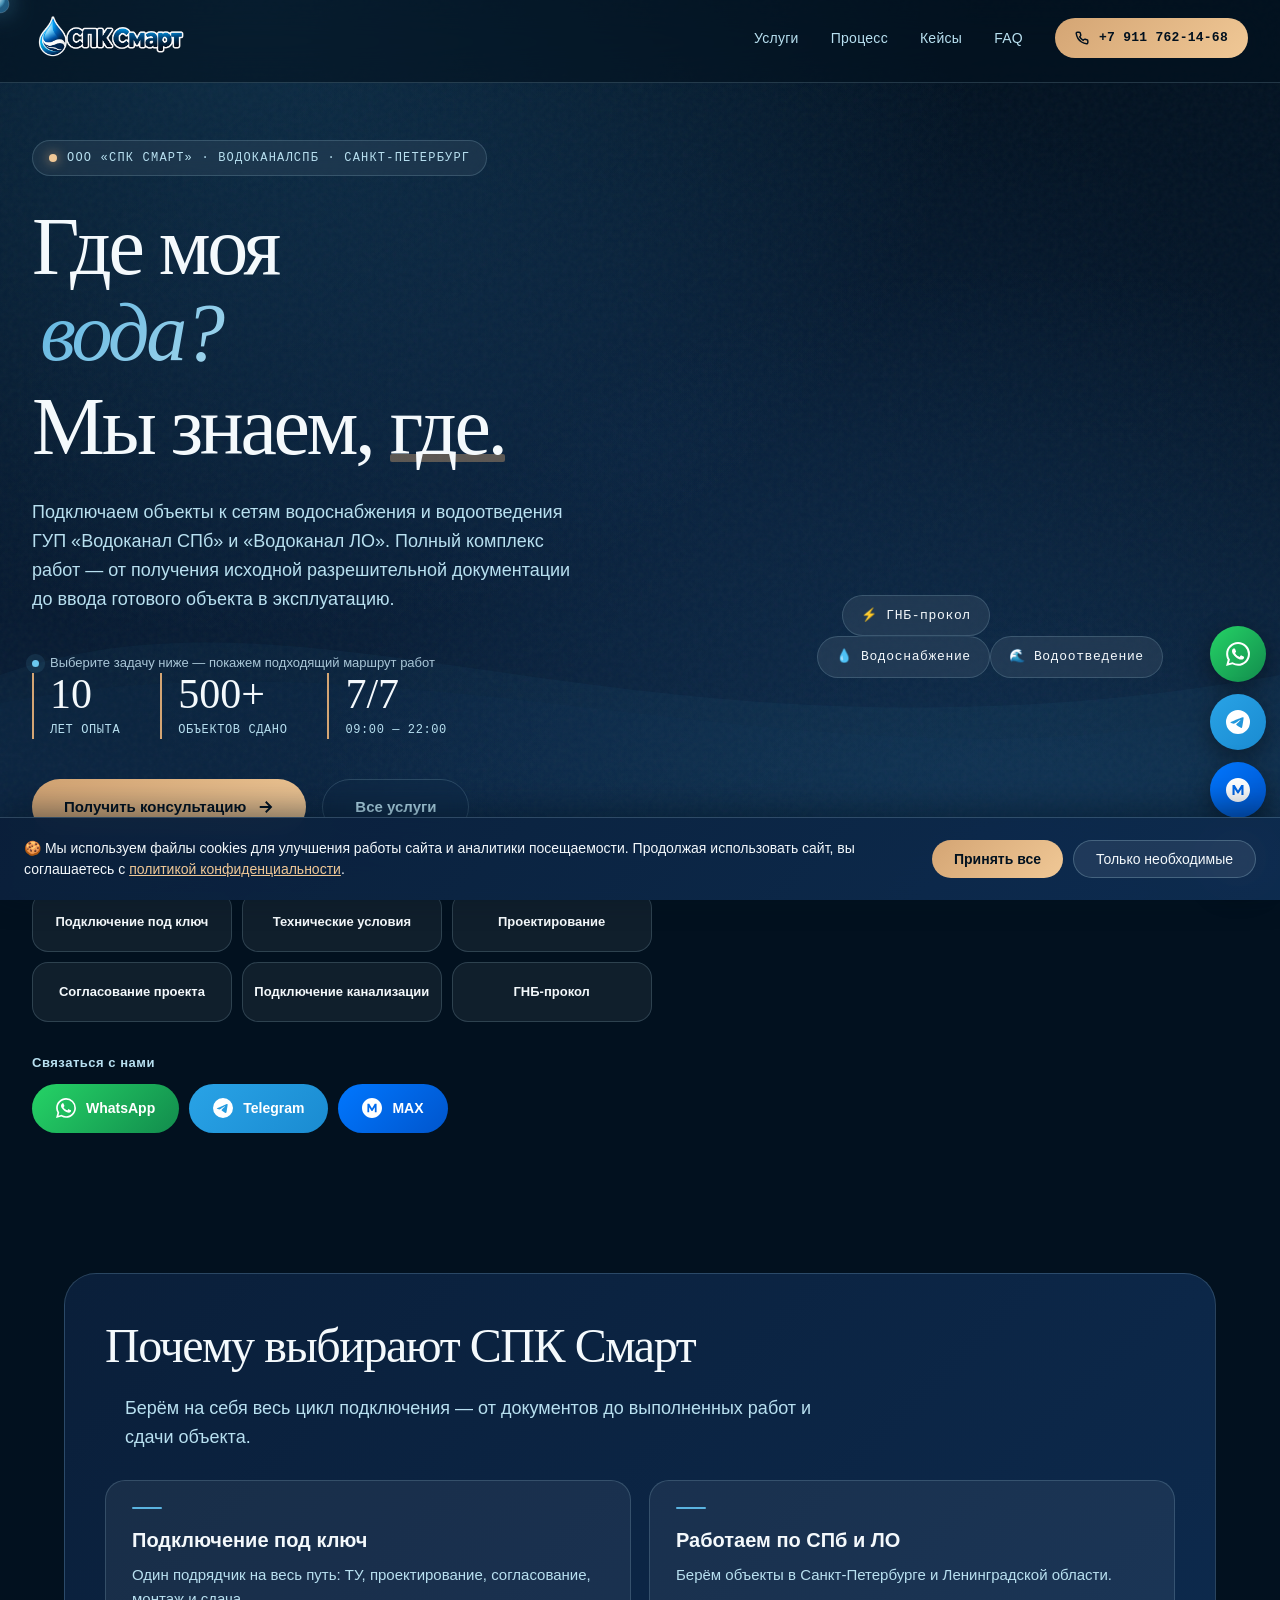
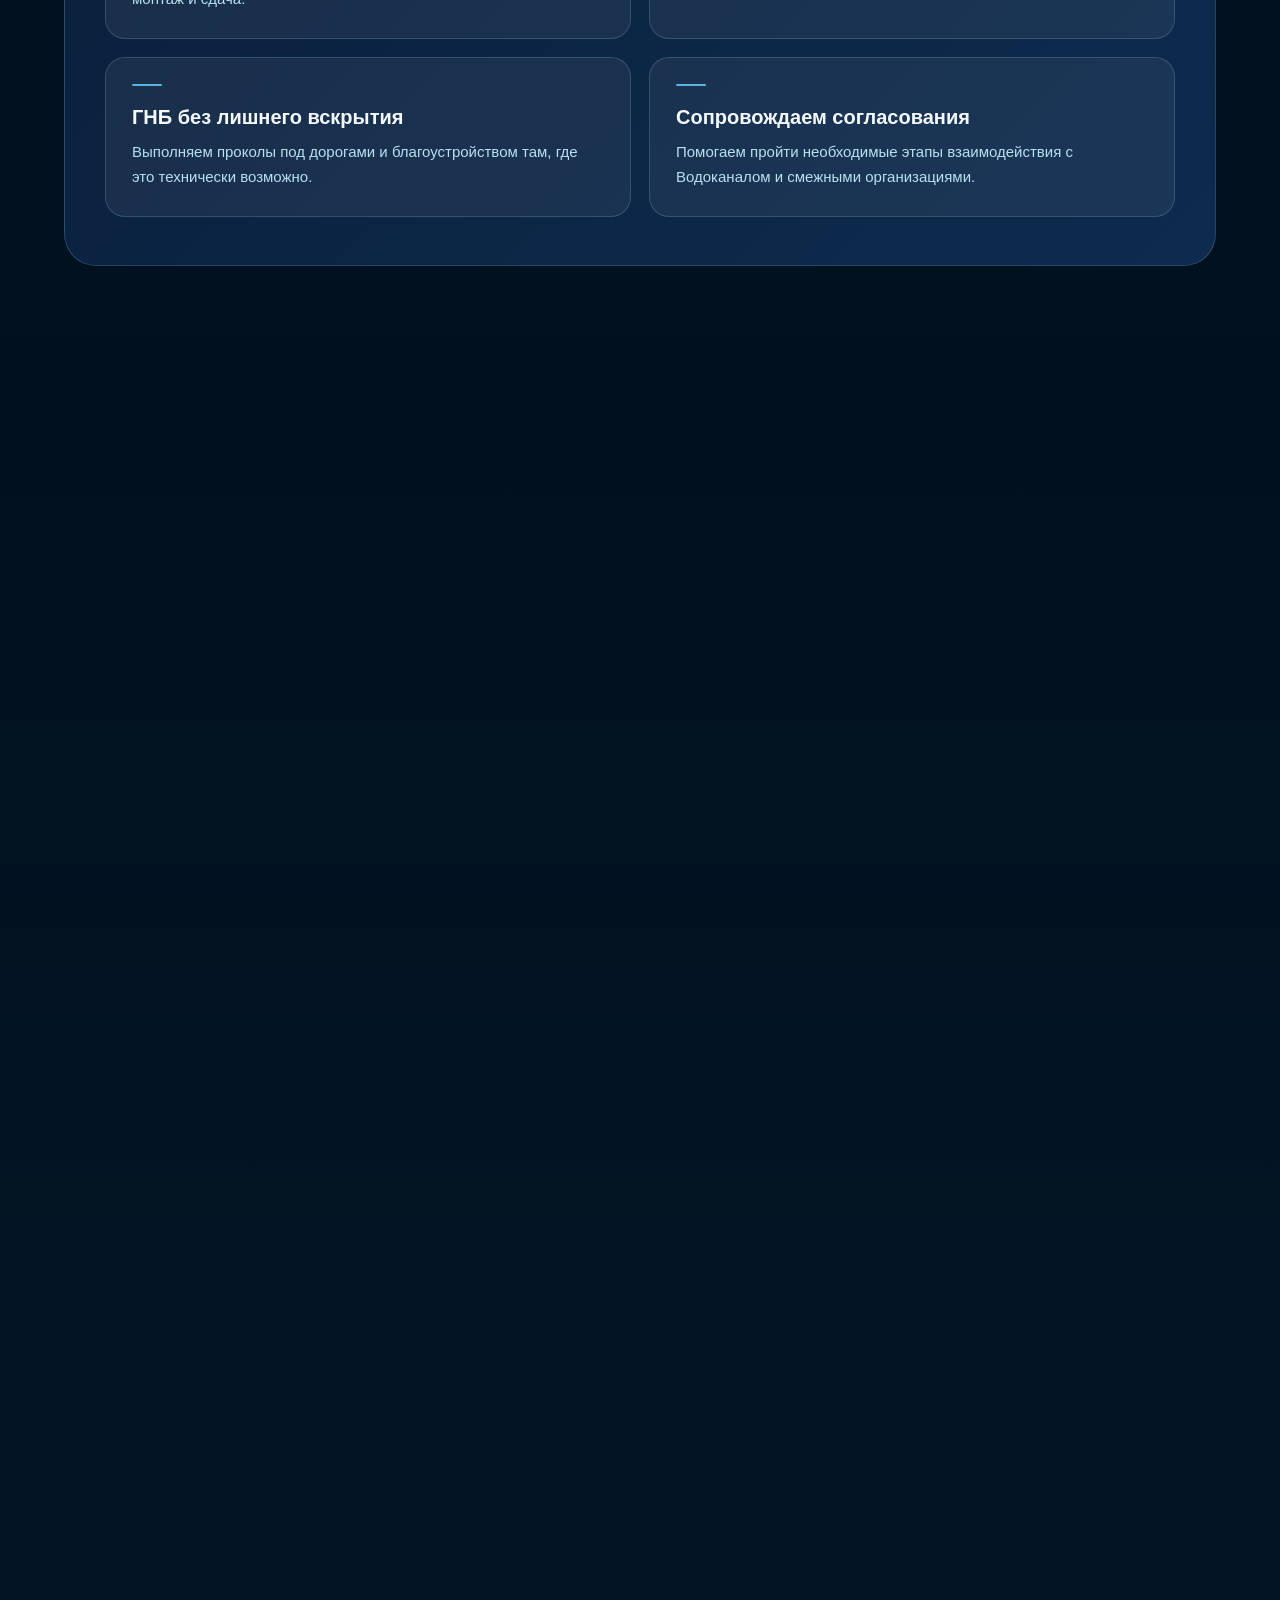
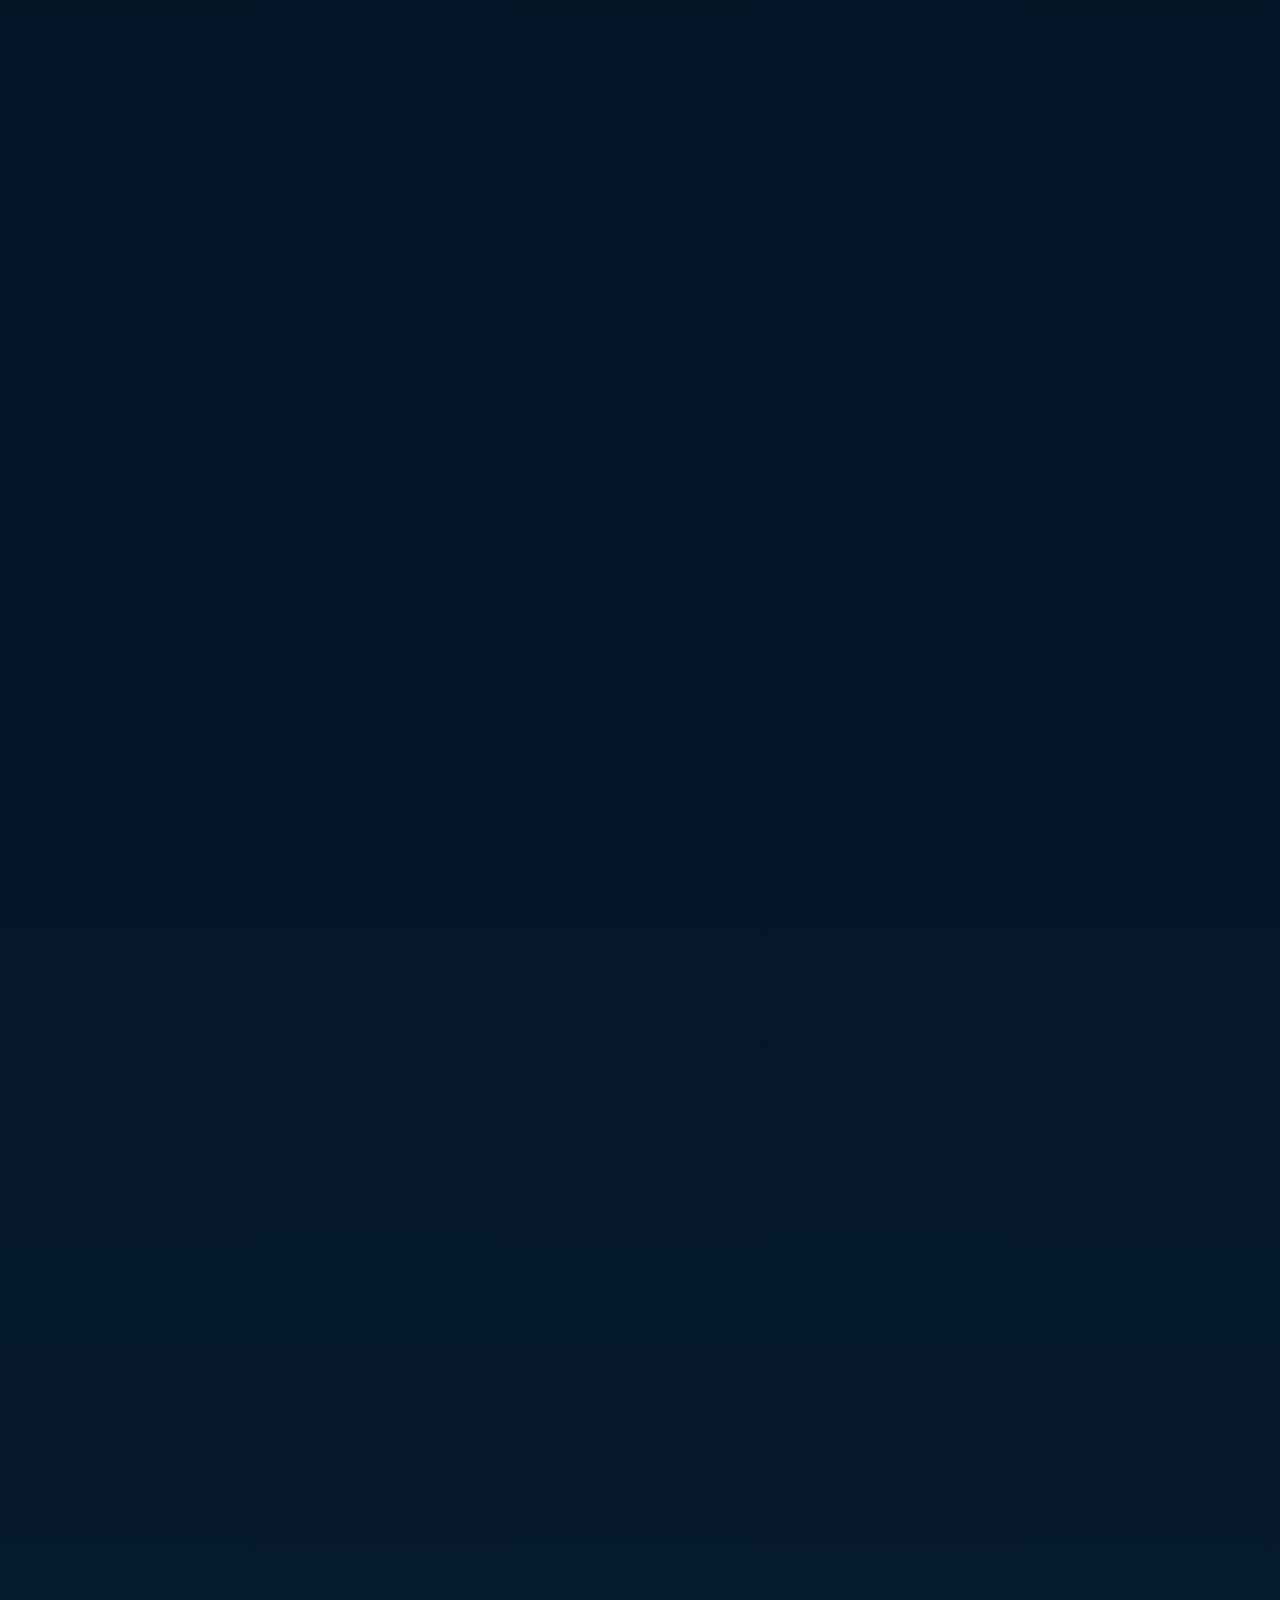
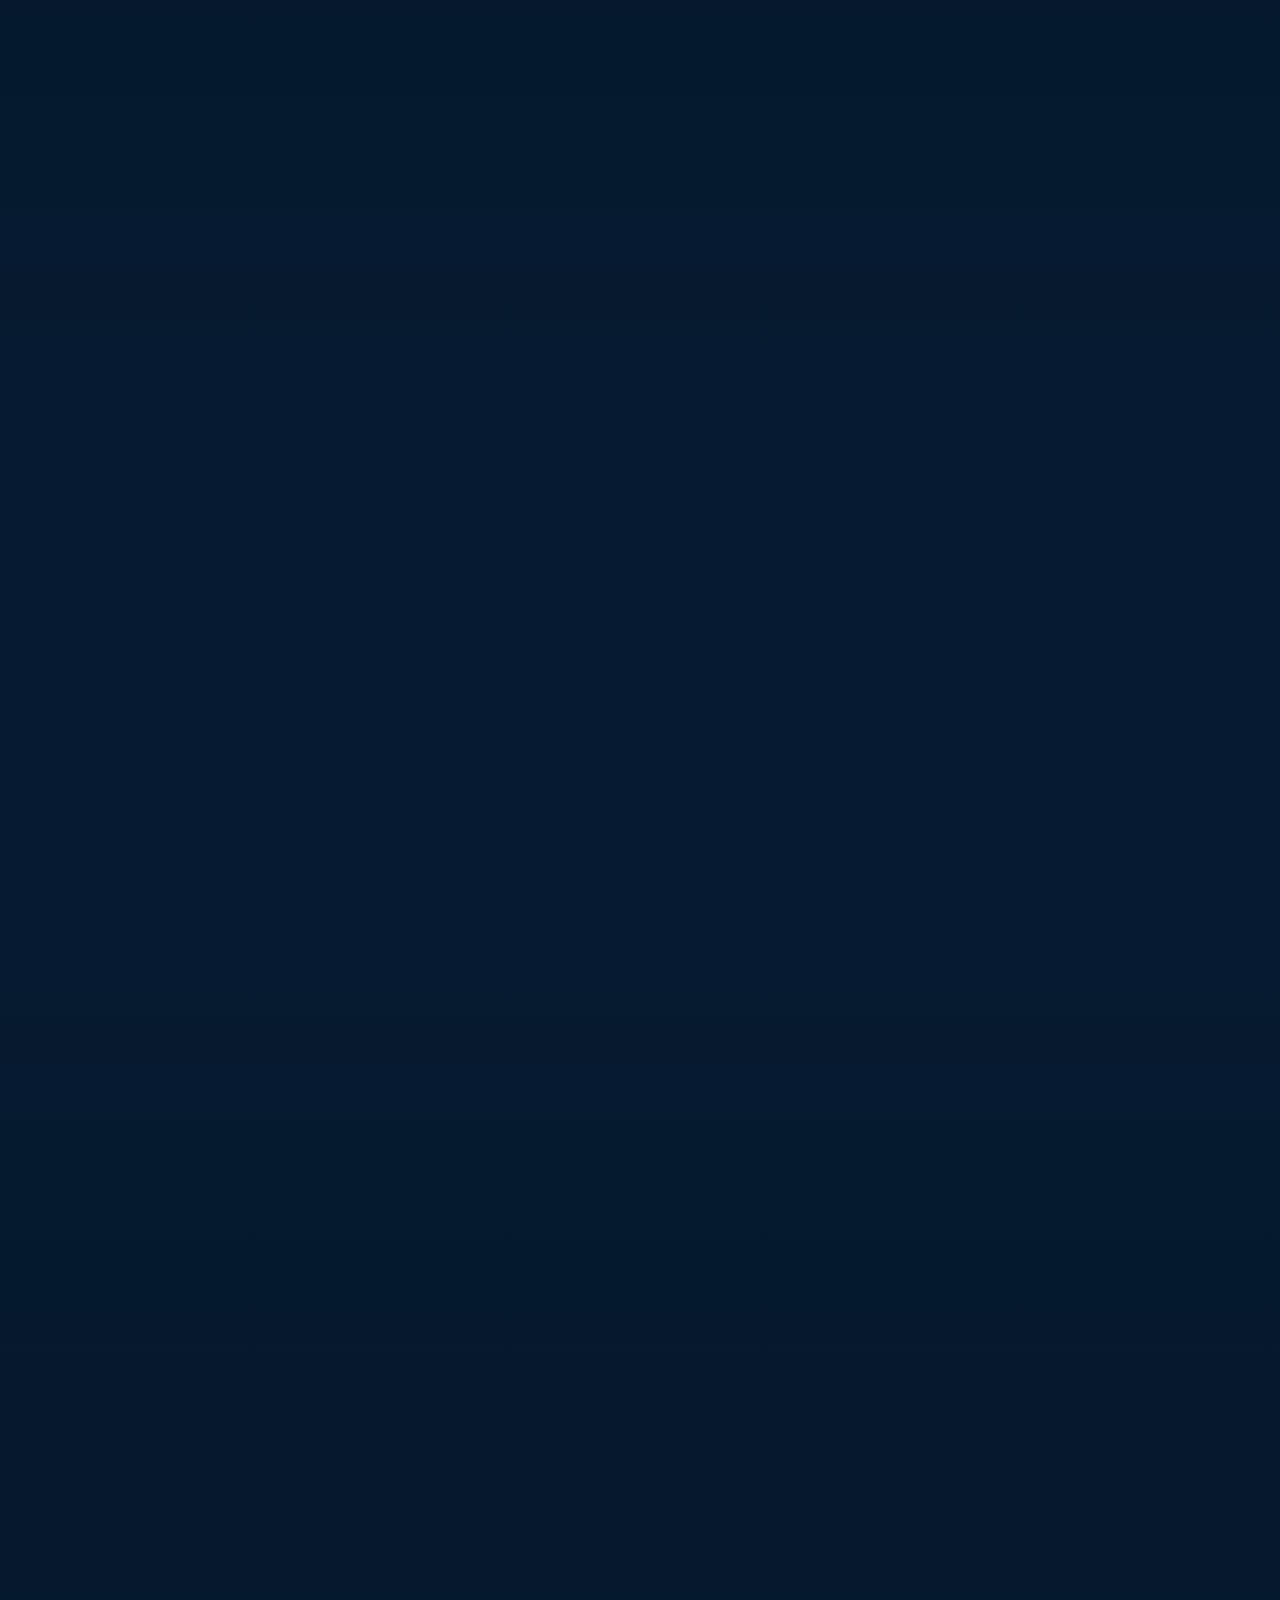
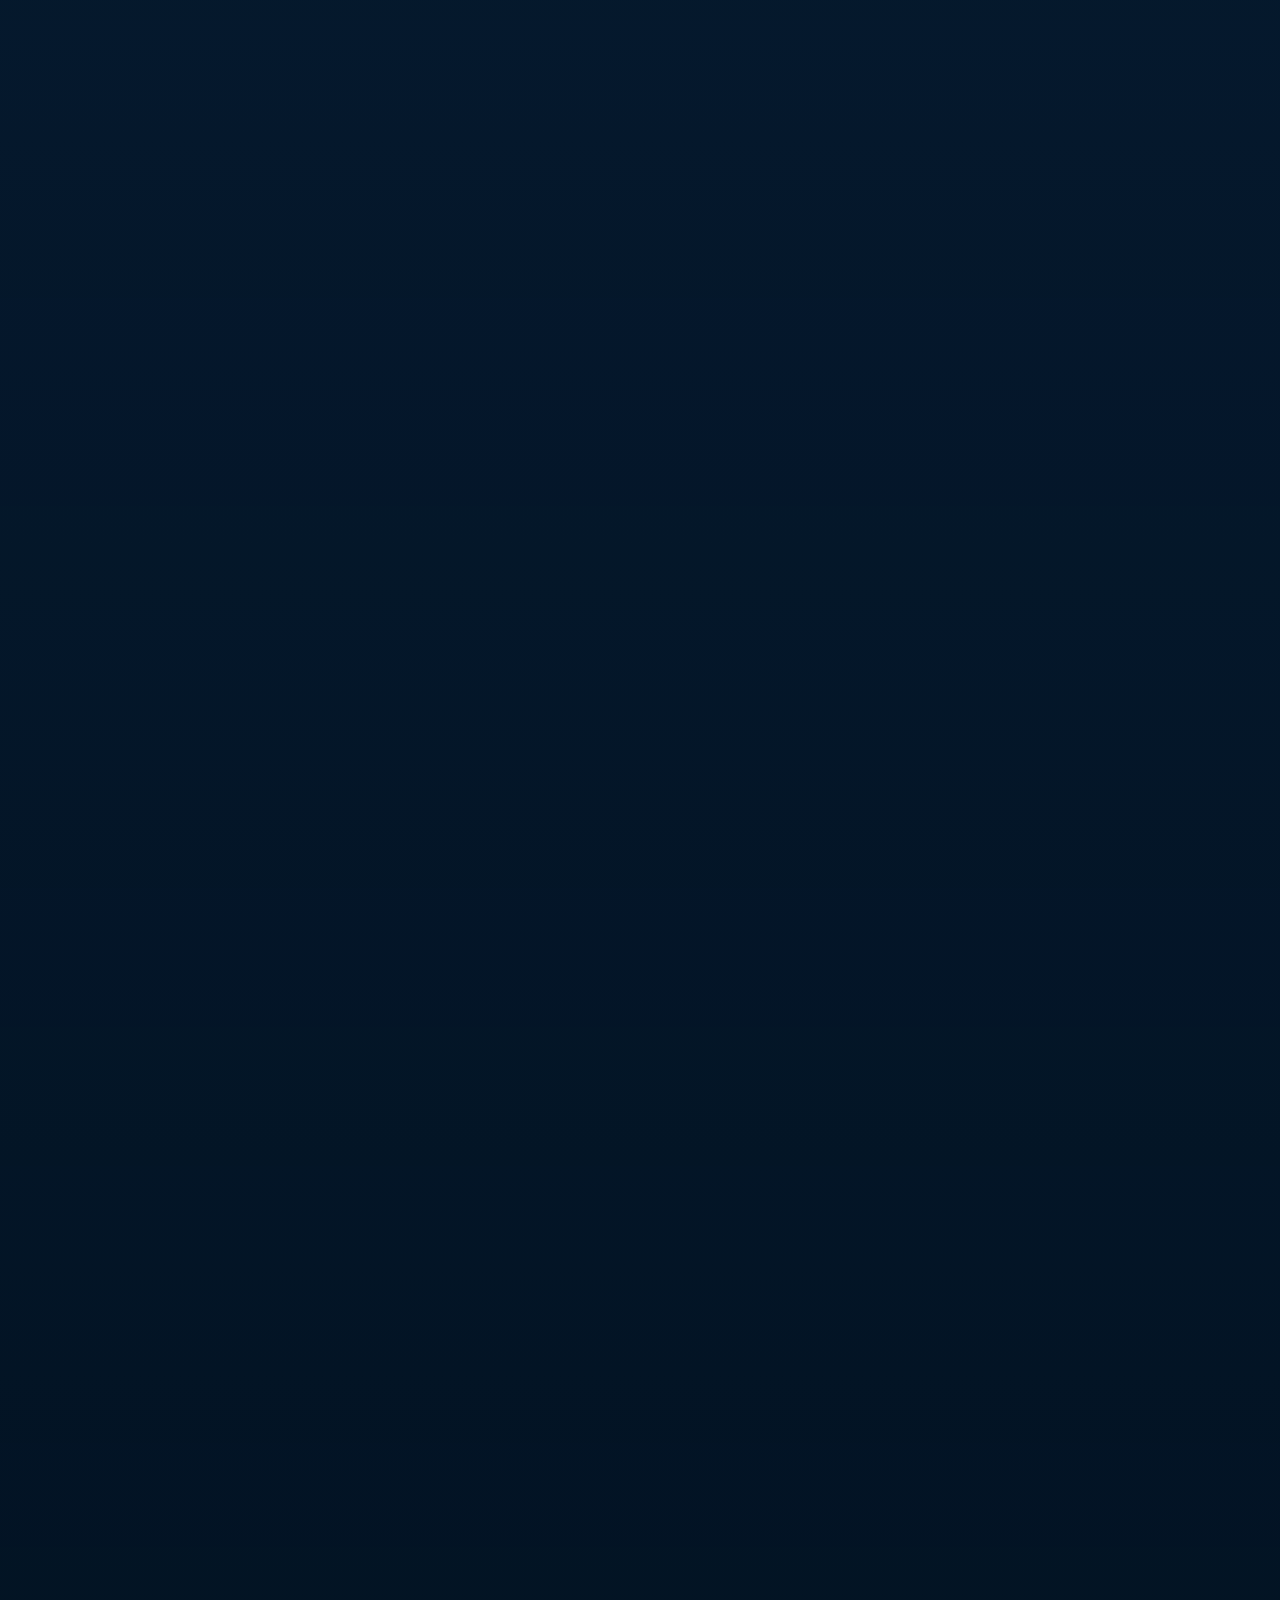
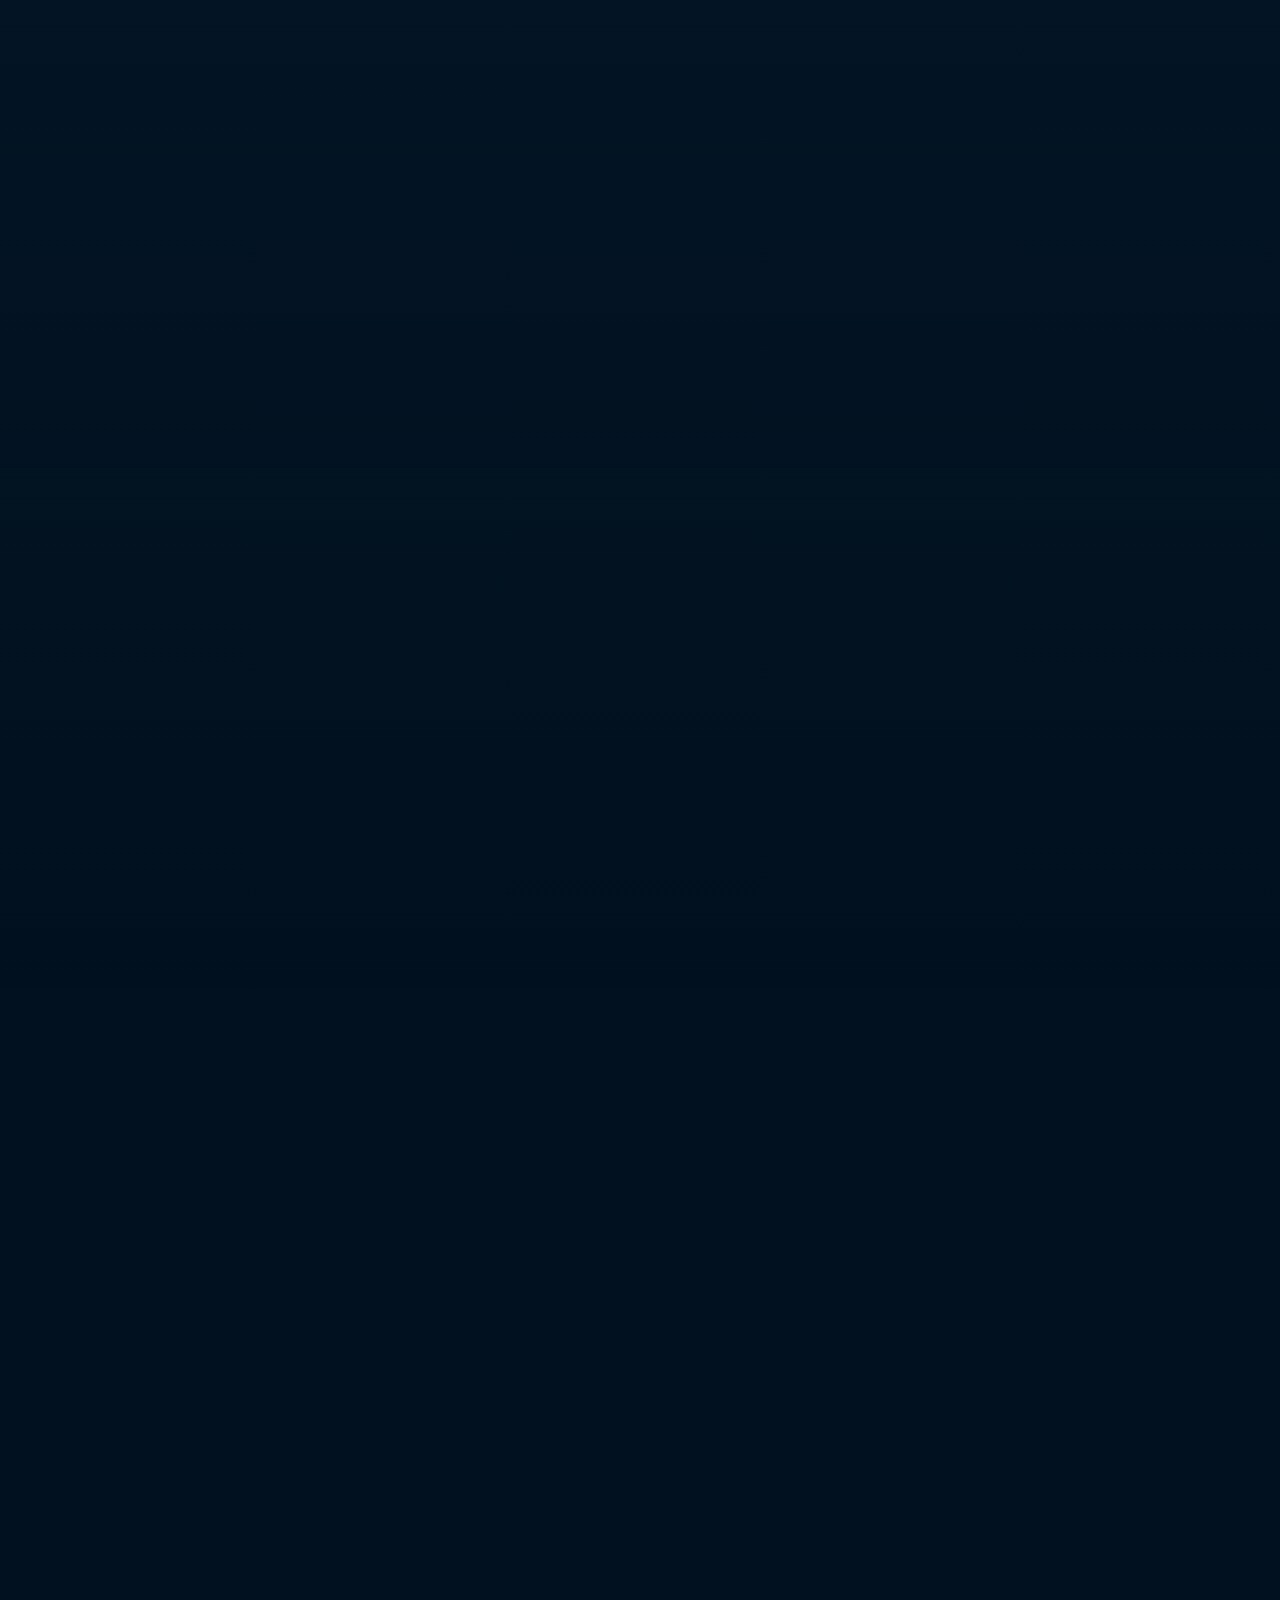
<file: index.html>
<!DOCTYPE html>
<html lang="ru">
<head>
<meta charset="UTF-8">
<meta name="viewport" content="width=device-width, initial-scale=1.0, viewport-fit=cover">
<!-- Yandex.Metrika: загружается после согласия пользователя, чтобы не блокировать первый экран -->
<script>
  window.ym = window.ym || function(){ (window.ym.a = window.ym.a || []).push(arguments); };
  window.ym.l = Date.now();
  window.loadYandexMetrika = function loadYandexMetrika() {
    if (window.__ymLoaded) return;
    window.__ymLoaded = true;
    var script = document.createElement('script');
    script.async = true;
    script.src = 'https://mc.yandex.ru/metrika/tag.js?id=110924726';
    document.head.appendChild(script);
    ym(110924726, 'init', {
      ssr: true,
      webvisor: true,
      clickmap: true,
      ecommerce: 'dataLayer',
      referrer: document.referrer,
      url: location.href,
      accurateTrackBounce: true,
      trackLinks: true
    });
  };
  if (localStorage.getItem('cookies_accepted') === 'all') {
    if ('requestIdleCallback' in window) requestIdleCallback(window.loadYandexMetrika, {timeout: 2500});
    else window.addEventListener('load', function(){ setTimeout(window.loadYandexMetrika, 800); }, {once:true});
  }
</script>
<meta name="theme-color" content="#02111f">
<meta name="format-detection" content="telephone=no">
<meta name="mobile-web-app-capable" content="yes">
<meta name="apple-mobile-web-app-status-bar-style" content="black-translucent">

<!-- ======= SEO ОСНОВНОЕ ======= -->
<title>Подключение к сетям ГУП «Водоканал Санкт-Петербурга» под ключ | СПК Смарт</title>
<meta name="description" content="Подключение объектов к сетям Водоканала СПб под ключ: ТУ, проект, строительство и сдача. Бесплатная консультация и выезд на объект без обязательств.">
<meta name="author" content="ВодоканалСПБ — СПК Смарт">
<meta name="robots" content="index, follow, max-snippet:-1, max-image-preview:large, max-video-preview:-1">
<link rel="canonical" href="https://spk-smart.ru/">

<!-- ======= OPEN GRAPH (превью в ВК, Telegram, WhatsApp, Facebook) ======= -->
<meta property="og:type" content="website">
<meta property="og:url" content="https://spk-smart.ru/">
<meta property="og:site_name" content="ВодоканалСПБ — СПК Смарт">
<meta property="og:title" content="Подключение к Водоканалу СПб под ключ | СПК Смарт">
<meta property="og:description" content="Подключение объектов к сетям Водоканала СПб под ключ: ТУ, проект, строительство и сдача. Бесплатная консультация и выезд на объект без обязательств.">
<meta property="og:image" content="https://spk-smart.ru/og-image.jpg">
<meta property="og:image:type" content="image/jpeg">
<meta property="og:image:width" content="1200">
<meta property="og:image:height" content="630">
<meta property="og:image:alt" content="ВодоканалСПБ — подключение к Водоканалу СПб">
<meta property="og:locale" content="ru_RU">

<!-- ======= TWITTER / X CARDS ======= -->
<meta name="twitter:card" content="summary_large_image">
<meta name="twitter:title" content="Подключение к Водоканалу СПб под ключ | СПК Смарт">
<meta name="twitter:description" content="Подключение объектов к сетям Водоканала СПб под ключ: ТУ, проект, строительство и сдача. Бесплатная консультация и выезд на объект без обязательств.">
<meta name="twitter:image" content="https://spk-smart.ru/og-image.jpg">
<meta name="twitter:image:alt" content="СПК Смарт — подключение к Водоканалу СПб под ключ">

<!-- ======= FAVICON / PWA ======= -->
<link rel="icon" href="/favicon.ico" sizes="any">
<link rel="icon" type="image/svg+xml" href="/favicon.svg">
<link rel="apple-touch-icon" href="/apple-touch-icon.png">

<!-- ======= SCHEMA.ORG — структурированные данные (Яндекс, Google) ======= -->
<script type="application/ld+json">
{
  "@context": "https://schema.org",
  "@graph": [
    {
      "@type": ["LocalBusiness", "ProfessionalService"],
      "@id": "https://spk-smart.ru/#business",
      "name": "ВодоканалСПБ — СПК Смарт",
      "legalName": "Общество с ограниченной ответственностью «СПК Смарт»",
      "alternateName": ["СПК Смарт", "ВодоканалСПБ"],
      "url": "https://spk-smart.ru",
      "description": "Подключение объектов к сетям водоснабжения и водоотведения ГУП «Водоканал СПб» под ключ. Более 10 лет опыта, 500+ сданных объектов.",
      "telephone": "+7-911-762-14-68",
      "email": "9224713@mail.ru",
      "taxID": "7814813872",
      "foundingDate": "2022-09-28",
      "identifier": [
        {"@type": "PropertyValue", "propertyID": "ОГРН", "value": "1227800126696"},
        {"@type": "PropertyValue", "propertyID": "КПП", "value": "781401001"}
      ],
      "priceRange": "₽₽",
      "currenciesAccepted": "RUB",
      "paymentAccepted": "Наличные, безналичный расчёт",
      "address": {
        "@type": "PostalAddress",
        "streetAddress": "Богатырский проспект, дом 39, корпус 1, литера А, квартира 3",
        "addressLocality": "Санкт-Петербург",
        "addressRegion": "Санкт-Петербург",
        "postalCode": "197372",
        "addressCountry": "RU"
      },
      "geo": {
        "@type": "GeoCoordinates",
        "latitude": 59.9386,
        "longitude": 30.3141
      },
      "areaServed": [
        { "@type": "City", "name": "Санкт-Петербург" },
        { "@type": "AdministrativeArea", "name": "Ленинградская область" }
      ],
      "openingHoursSpecification": {
        "@type": "OpeningHoursSpecification",
        "dayOfWeek": ["Monday","Tuesday","Wednesday","Thursday","Friday","Saturday","Sunday"],
        "opens": "09:00",
        "closes": "22:00"
      },
      "hasOfferCatalog": {
        "@type": "OfferCatalog",
        "name": "Услуги по подключению к Водоканалу СПб",
        "itemListElement": [
          { "@type": "Offer", "itemOffered": { "@type": "Service", "name": "Получение ТУ и УП от ГУП Водоканал СПб", "description": "Подготовка и подача документов на заключение Договора о подключении к сетям" } },
          { "@type": "Offer", "itemOffered": { "@type": "Service", "name": "Проектирование наружных сетей водоснабжения и водоотведения", "description": "Разработка проектной документации, согласование, оптимизация ТУ" } },
          { "@type": "Offer", "itemOffered": { "@type": "Service", "name": "Строительство сетей водопровода и канализации", "description": "От частного ввода до крупных магистральных сетей" } },
          { "@type": "Offer", "itemOffered": { "@type": "Service", "name": "Сдача построенных сетей в ГУП Водоканал СПб", "description": "Подготовка исполнительной документации и сдача в филиалы Водоснабжения и Водоотведения" } },
          { "@type": "Offer", "itemOffered": { "@type": "Service", "name": "Прокладка трубопровода методом ГНБ", "description": "Бестраншейная прокладка под дорогами и коммуникациями" } },
          { "@type": "Offer", "itemOffered": { "@type": "Service", "name": "Решение сложных задач по подключению к сетям", "description": "Бесплатная консультация, выезд на объект" } }
        ]
      },
      "aggregateRating": {
        "@type": "AggregateRating",
        "ratingValue": "5",
        "reviewCount": "47",
        "bestRating": "5",
        "worstRating": "1"
      },
      "sameAs": [
        "https://t.me/depot888",
        "https://wa.me/79117621468",
        "https://max.ru/+79117621468"
      ]
    },
    {
      "@type": "WebSite",
      "@id": "https://spk-smart.ru/#website",
      "url": "https://spk-smart.ru",
      "name": "ВодоканалСПБ — СПК Смарт",
      "legalName": "Общество с ограниченной ответственностью «СПК Смарт»",
      "description": "Подключение к сетям ГУП Водоканал СПб под ключ",
      "inLanguage": "ru-RU",
      "publisher": { "@id": "https://spk-smart.ru/#business" },
      "potentialAction": {
        "@type": "SearchAction",
        "target": "https://spk-smart.ru/#contact",
        "query-input": "required name=search_term_string"
      }
    },
    {
      "@type": "FAQPage",
      "@id": "https://spk-smart.ru/#faq",
      "mainEntity": [
        { "@type": "Question", "name": "Сколько времени занимает подключение к Водоканалу СПб?", "acceptedAnswer": { "@type": "Answer", "text": "Получение ТУ — 30–45 рабочих дней, проектирование и согласование — 1–3 месяца, строительство — от 2 недель. На бесплатной консультации оцениваем ваш объект и составляем реалистичный план." } },
        { "@type": "Question", "name": "Бесплатна ли консультация и выезд на объект?", "acceptedAnswer": { "@type": "Answer", "text": "Да, консультация по телефону и выезд специалиста на объект — бесплатно, без обязательств." } },
        { "@type": "Question", "name": "Работаете с частными домами или только с коммерческими объектами?", "acceptedAnswer": { "@type": "Answer", "text": "Работаем с любыми объектами: частные дома, коттеджи, многоквартирные дома, коммерческая и промышленная недвижимость, объекты ИЖС." } },
        { "@type": "Question", "name": "Что такое ГНБ и когда он нужен?", "acceptedAnswer": { "@type": "Answer", "text": "ГНБ — горизонтально-направленное бурение. Бестраншейная прокладка труб под дорогами, тротуарами и коммуникациями без вскрышных работ." } },
        { "@type": "Question", "name": "Есть ли гарантия на выполненные работы?", "acceptedAnswer": { "@type": "Answer", "text": "Да, все работы выполняются по официальному договору с гарантией на построенные сети. Фиксированная цена прописывается в договоре до начала работ." } },
        { "@type": "Question", "name": "Работаете ли вы в Ленинградской области?", "acceptedAnswer": { "@type": "Answer", "text": "Да, работаем как с ГУП «Водоканал Санкт-Петербурга», так и с ГУП «Водоканал Ленинградской области»." } }
      ]
    }
  ]
}
</script>

<!-- ======= РАННИЙ JS — защита от flash of invisible content ======= -->
<script>
  try {
    document.documentElement.classList.add('js-ready');
    setTimeout(function() {
      var els = document.querySelectorAll('.reveal:not(.visible), .reveal-stagger:not(.visible)');
      els.forEach(function(el) { el.classList.add('visible'); });
    }, 2000);
  } catch(e) {}
</script>
<!-- Removed external Google Fonts to improve FCP/LCP (fonts now use system stacks) -->
<style>
  *, *::before, *::after { box-sizing: border-box; margin: 0; padding: 0; }
  
  :root {
    --abyss: #02111f;
    --deep: #0a1f3a;
    --ocean: #0d2b4f;
    --tide: #1a4d7a;
    --wave: #2d7eb8;
    --sky: #5ab3e0;
    --foam: #b8e0f0;
    --pearl: #f4f9fc;
    --gold: #d4a574;
    --gold-bright: #f0c896;
    --ink: #02111f;
    --paper: #f4f9fc;
    --glass: rgba(244, 249, 252, 0.06);
    --glass-bright: rgba(244, 249, 252, 0.12);
    --line: rgba(184, 224, 240, 0.18);
    --tg: #29a3e6;
    --wa: #25d366;
    --max: #0077FF;
  }

  html { scroll-behavior: smooth; }
  
  body {
    font-family: Inter, -apple-system, BlinkMacSystemFont, "Segoe UI", Roboto, Arial, sans-serif;
    background: var(--abyss);
    color: var(--paper);
    overflow-x: hidden;
    cursor: none;
    line-height: 1.5;
    min-height: 100vh;
    position: relative;
  }
  
  @media (hover: none) {
    body { cursor: auto; }
    .droplet-cursor, .droplet-trail { display: none !important; }
  }

  /* ============ CUSTOM DROPLET CURSOR ============ */
  .droplet-cursor {
    position: fixed;
    top: 0; left: 0;
    width: 28px; height: 28px;
    pointer-events: none;
    z-index: 10000;
    mix-blend-mode: screen;
    transform: translate(-50%, -50%);
    transition: width 0.3s ease, height 0.3s ease;
  }
  
  .droplet-cursor svg {
    width: 100%; height: 100%;
    filter: drop-shadow(0 0 12px rgba(90, 179, 224, 0.8));
    animation: dropletWobble 2s ease-in-out infinite;
  }
  
  @keyframes dropletWobble {
    0%, 100% { transform: scale(1) rotate(0deg); }
    25% { transform: scale(1.08, 0.92) rotate(2deg); }
    50% { transform: scale(0.95, 1.05) rotate(-2deg); }
    75% { transform: scale(1.05, 0.95) rotate(1deg); }
  }
  
  .droplet-trail {
    position: fixed;
    width: 8px; height: 8px;
    border-radius: 50%;
    background: radial-gradient(circle, var(--sky), transparent 70%);
    pointer-events: none;
    z-index: 9999;
    transform: translate(-50%, -50%);
    opacity: 0;
    transition: opacity 0.6s ease, transform 0.6s ease;
  }
  
  .droplet-cursor.hovering { width: 48px; height: 48px; }
  
  .ripple {
    position: fixed;
    border: 2px solid var(--sky);
    border-radius: 50%;
    pointer-events: none;
    z-index: 9998;
    transform: translate(-50%, -50%);
    animation: rippleExpand 0.8s ease-out forwards;
  }
  
  @keyframes rippleExpand {
    0% { width: 0; height: 0; opacity: 1; }
    100% { width: 80px; height: 80px; opacity: 0; }
  }

  /* ============ ANIMATED BACKGROUND ============ */
  .bg-layer {
    position: fixed;
    inset: 0;
    z-index: -2;
    background:
      radial-gradient(ellipse at 20% 0%, rgba(45, 126, 184, 0.25), transparent 50%),
      radial-gradient(ellipse at 80% 100%, rgba(26, 77, 122, 0.35), transparent 50%),
      radial-gradient(ellipse at 50% 50%, rgba(13, 43, 79, 0.4), transparent 70%),
      linear-gradient(180deg, var(--abyss) 0%, var(--deep) 100%);
  }
  
  .bg-noise {
    position: fixed;
    inset: 0;
    z-index: -1;
    opacity: 0.04;
    pointer-events: none;
    background-image: url("data:image/svg+xml,%3Csvg viewBox='0 0 200 200' xmlns='http://www.w3.org/2000/svg'%3E%3Cfilter id='n'%3E%3CfeTurbulence type='fractalNoise' baseFrequency='0.9' numOctaves='3'/%3E%3C/filter%3E%3Crect width='100%25' height='100%25' filter='url(%23n)'/%3E%3C/svg%3E");
  }
  
  /* Wavy SVG layer animated in background */
  .wave-bg {
    position: fixed;
    bottom: 0;
    left: 0;
    width: 200%;
    height: 50vh;
    z-index: -1;
    pointer-events: none;
    opacity: 0.3;
    animation: waveSlide 20s linear infinite;
  }
  .wave-bg.two {
    opacity: 0.15;
    animation-duration: 35s;
    animation-direction: reverse;
  }
  
  @keyframes waveSlide {
    0% { transform: translateX(0); }
    100% { transform: translateX(-50%); }
  }
  
  .bubble {
    position: fixed;
    border-radius: 50%;
    background: radial-gradient(circle at 30% 30%, rgba(184, 224, 240, 0.4), rgba(90, 179, 224, 0.1) 60%, transparent);
    pointer-events: none;
    z-index: -1;
    animation: bubbleRise linear infinite;
  }
  
  @keyframes bubbleRise {
    0% { transform: translateY(110vh) translateX(0) scale(0.5); opacity: 0; }
    10% { opacity: 0.6; }
    90% { opacity: 0.3; }
    100% { transform: translateY(-10vh) translateX(40px) scale(1); opacity: 0; }
  }

  .container {
    max-width: 1280px;
    margin: 0 auto;
    padding: 0 32px;
  }

  /* ============ NAVIGATION ============ */
  nav {
    position: fixed;
    top: 0; left: 0; right: 0;
    z-index: 1000;
    padding: 18px 32px;
    backdrop-filter: blur(20px);
    -webkit-backdrop-filter: blur(20px);
    background: rgba(2, 17, 31, 0.6);
    border-bottom: 1px solid var(--line);
    transition: padding 0.3s, background 0.3s;
  }
  
  nav.scrolled {
    padding: 12px 32px;
    background: rgba(2, 17, 31, 0.85);
  }
  
  .nav-inner {
    max-width: 1280px;
    margin: 0 auto;
    display: flex;
    justify-content: space-between;
    align-items: center;
  }
  
  .logo {
    display: flex;
    align-items: center;
    gap: 12px;
    font-family: "Segoe UI", Inter, Arial, sans-serif;
    font-weight: 600;
    font-size: 22px;
    letter-spacing: -0.02em;
  }
  
  .logo-mark { width: 38px; height: 38px; position: relative; }
  .logo-mark svg { width: 100%; height: 100%; animation: logoSpin 8s ease-in-out infinite; }
  
  @keyframes logoSpin {
    0%, 100% { transform: rotate(0deg) scale(1); }
    50% { transform: rotate(180deg) scale(1.05); }
  }
  
  .logo-text { display: flex; align-items: baseline; gap: 6px; }
  .logo-text span { color: var(--sky); font-style: italic; font-weight: 400; font-size: 18px; }
  .logo-text small {
    font-family: ui-monospace, SFMono-Regular, Menlo, Monaco, "Segoe UI Mono", "Roboto Mono", monospace;
    font-size: 9px;
    color: var(--gold);
    letter-spacing: 0.15em;
    font-style: normal;
    font-weight: 500;
    display: block;
    line-height: 1;
    margin-top: 2px;
  }
  
  .nav-links {
    display: flex;
    gap: 32px;
    list-style: none;
    align-items: center;
  }
  
  .nav-links a {
    color: var(--foam);
    text-decoration: none;
    font-size: 14px;
    font-weight: 500;
    letter-spacing: 0.02em;
    transition: color 0.3s;
    position: relative;
  }
  
  .nav-links a::after {
    content: '';
    position: absolute;
    bottom: -6px; left: 0;
    width: 0; height: 1px;
    background: var(--gold);
    transition: width 0.4s ease;
  }
  
  .nav-links a:hover { color: var(--pearl); }
  .nav-links a:hover::after { width: 100%; }
  
  .nav-phone {
    display: flex;
    align-items: center;
    gap: 10px;
    background: linear-gradient(135deg, var(--gold), var(--gold-bright));
    color: var(--ink) !important;
    padding: 10px 20px;
    border-radius: 999px;
    font-weight: 600 !important;
    transition: transform 0.3s, box-shadow 0.3s;
    font-family: ui-monospace, SFMono-Regular, Menlo, Monaco, "Segoe UI Mono", "Roboto Mono", monospace;
    font-size: 13px !important;
  }
  
  .nav-phone:hover {
    transform: translateY(-2px);
    box-shadow: 0 8px 24px rgba(212, 165, 116, 0.3);
  }
  .nav-phone::after { display: none; }
  
  /* Burger button — hidden on desktop */
  .burger {
    display: none;
    width: 40px;
    height: 40px;
    background: var(--glass);
    border: 1px solid var(--line);
    border-radius: 10px;
    cursor: none;
    position: relative;
    align-items: center;
    justify-content: center;
    flex-shrink: 0;
  }
  
  .burger span {
    display: block;
    width: 18px;
    height: 2px;
    background: var(--pearl);
    border-radius: 2px;
    position: absolute;
    transition: all 0.3s ease;
  }
  
  .burger span:nth-child(1) { transform: translateY(-5px); }
  .burger span:nth-child(2) { width: 14px; }
  .burger span:nth-child(3) { transform: translateY(5px); }
  
  .burger.open span:nth-child(1) { transform: rotate(45deg); }
  .burger.open span:nth-child(2) { opacity: 0; transform: scaleX(0); }
  .burger.open span:nth-child(3) { transform: rotate(-45deg); }
  
  /* Mobile menu drawer */
  .mobile-menu {
    position: fixed;
    top: 0;
    right: 0;
    width: min(320px, 85vw);
    height: 100dvh;
    height: 100vh;
    background: linear-gradient(180deg, var(--deep), var(--abyss));
    border-left: 1px solid var(--line);
    z-index: 999;
    transform: translateX(100%);
    transition: transform 0.4s cubic-bezier(0.4, 0, 0.2, 1);
    padding: 90px 28px 32px;
    overflow-y: auto;
    -webkit-overflow-scrolling: touch;
    display: flex;
    flex-direction: column;
    gap: 8px;
  }
  
  .mobile-menu.open { transform: translateX(0); }
  
  .mobile-menu a {
    color: var(--pearl);
    text-decoration: none;
    font-family: "Segoe UI", Inter, Arial, sans-serif;
    font-size: 22px;
    padding: 14px 0;
    border-bottom: 1px solid var(--line);
    display: flex;
    align-items: center;
    justify-content: space-between;
    transition: color 0.3s, padding-left 0.3s;
  }
  
  .mobile-menu a::after {
    content: '→';
    color: var(--gold);
    opacity: 0.4;
    font-family: 'JetBrains Mono', monospace;
    transition: opacity 0.3s, transform 0.3s;
  }
  
  .mobile-menu a:active {
    color: var(--gold);
    padding-left: 8px;
  }
  
  .mobile-menu a:active::after { opacity: 1; transform: translateX(4px); }
  
  .mobile-menu-cta {
    margin-top: auto;
    padding-top: 20px;
    display: flex;
    flex-direction: column;
    gap: 12px;
  }
  
  .mobile-menu-cta .menu-btn {
    padding: 14px 20px;
    border-radius: 999px;
    text-align: center;
    font-weight: 600;
    font-size: 14px;
    text-decoration: none;
    display: flex;
    align-items: center;
    justify-content: center;
    gap: 10px;
  }
  
  .menu-btn.call { background: linear-gradient(135deg, var(--gold), var(--gold-bright)); color: var(--ink); }
  .menu-btn.wa { background: linear-gradient(135deg, #25d366, #128c4d); color: white; }
  .menu-btn.tg { background: linear-gradient(135deg, #29a3e6, #1a8bd1); color: white; }
  .menu-btn.max { background: linear-gradient(135deg, #0077FF, #0055CC); color: white; }
  
  .mobile-menu-backdrop {
    position: fixed;
    inset: 0;
    background: rgba(2, 17, 31, 0.7);
    backdrop-filter: blur(4px);
    -webkit-backdrop-filter: blur(4px);
    z-index: 998;
    opacity: 0;
    pointer-events: none;
    transition: opacity 0.3s;
  }
  
  .mobile-menu-backdrop.open {
    opacity: 1;
    pointer-events: auto;
  }
  
  @media (max-width: 968px) {
    .nav-links { display: none; }
    .burger { display: flex; }
  }
  
  @media (min-width: 969px) {
    .mobile-menu, .mobile-menu-backdrop { display: none; }
  }

  /* ============ HERO ============ */
  .hero {
    min-height: 100vh;
    min-height: 100dvh;
    display: flex;
    align-items: center;
    padding: 140px 32px 80px;
    position: relative;
    overflow: hidden;
  }
  
  .hero-inner {
    max-width: 1280px;
    margin: 0 auto;
    width: 100%;
    display: grid;
    grid-template-columns: 1.2fr 1fr;
    gap: 80px;
    align-items: center;
  }
  
  @media (max-width: 968px) {
    .hero-inner { grid-template-columns: 1fr; gap: 48px; }
  }
  
  .hero-tag {
    display: inline-flex;
    align-items: center;
    gap: 10px;
    padding: 8px 16px;
    border: 1px solid var(--line);
    border-radius: 999px;
    background: var(--glass);
    font-family: 'JetBrains Mono', monospace;
    font-size: 12px;
    letter-spacing: 0.1em;
    text-transform: uppercase;
    color: var(--foam);
    margin-bottom: 32px;
    backdrop-filter: blur(10px);
  }
  
  .pulse-dot {
    width: 8px; height: 8px;
    border-radius: 50%;
    background: var(--gold-bright);
    box-shadow: 0 0 12px var(--gold);
    animation: pulse 2s ease-in-out infinite;
  }
  
  @keyframes pulse {
    0%, 100% { opacity: 1; transform: scale(1); }
    50% { opacity: 0.6; transform: scale(1.3); }
  }
  
  .hero h1 {
    font-family: 'Fraunces', serif;
    font-weight: 300;
    font-size: clamp(44px, 6.5vw, 82px);
    line-height: 0.95;
    letter-spacing: -0.04em;
    margin-bottom: 32px;
  }
  
  .hero h1 .italic {
    font-style: italic;
    font-weight: 400;
    background: linear-gradient(135deg, var(--sky), var(--foam) 60%, var(--gold-bright));
    -webkit-background-clip: text;
    background-clip: text;
    -webkit-text-fill-color: transparent;
    background-size: 200% 200%;
    animation: gradientShift 6s ease infinite;
    /* Prevent descenders/punctuation from getting clipped */
    display: inline-block;
    padding: 0.05em 0.1em 0.15em;
    line-height: 1.05;
  }
  
  @keyframes gradientShift {
    0%, 100% { background-position: 0% 50%; }
    50% { background-position: 100% 50%; }
  }
  
  .hero h1 .accent {
    display: inline-block;
    position: relative;
  }
  
  .hero h1 .accent::after {
    content: '';
    position: absolute;
    bottom: 4px; left: 0; right: 0;
    height: 8px;
    background: var(--gold);
    opacity: 0.4;
    z-index: -1;
    border-radius: 2px;
  }
  
  .hero p {
    font-size: 18px;
    line-height: 1.6;
    color: var(--foam);
    max-width: 540px;
    margin-bottom: 40px;
  }
  
  .hero-stats {
    display: flex;
    gap: 40px;
    margin-bottom: 40px;
    flex-wrap: wrap;
  }
  
  .stat { border-left: 2px solid var(--gold); padding-left: 16px; }
  
  .stat-num {
    font-family: 'Fraunces', serif;
    font-size: 42px;
    font-weight: 500;
    line-height: 1;
    color: var(--pearl);
  }
  
  .stat-label {
    font-size: 12px;
    color: var(--foam);
    margin-top: 6px;
    font-family: 'JetBrains Mono', monospace;
    letter-spacing: 0.05em;
  }
  
  .hero-buttons {
    display: flex;
    gap: 16px;
    flex-wrap: wrap;
  }
  
  .btn {
    display: inline-flex;
    align-items: center;
    gap: 10px;
    padding: 16px 32px;
    border-radius: 999px;
    font-size: 15px;
    font-weight: 600;
    text-decoration: none;
    transition: all 0.4s cubic-bezier(0.4, 0, 0.2, 1);
    cursor: none;
    border: none;
    font-family: inherit;
    position: relative;
    overflow: hidden;
  }
  
  .btn-primary {
    background: linear-gradient(135deg, var(--gold), var(--gold-bright));
    color: var(--ink);
  }
  
  .btn-primary:hover {
    transform: translateY(-3px);
    box-shadow: 0 20px 40px rgba(212, 165, 116, 0.4);
  }
  
  .btn-ghost {
    background: var(--glass);
    color: var(--pearl);
    border: 1px solid var(--line);
    backdrop-filter: blur(10px);
  }
  
  .btn-ghost:hover {
    background: var(--glass-bright);
    border-color: var(--sky);
    transform: translateY(-3px);
  }

  /* Hero visual — interactive orb */
  .hero-visual {
    position: relative;
    aspect-ratio: 1;
    max-width: 520px;
    margin: 0 auto;
  }
  
  .water-orb {
    position: absolute;
    inset: 0;
    border-radius: 50%;
    background:
      radial-gradient(circle at 30% 30%, rgba(184, 224, 240, 0.9), rgba(90, 179, 224, 0.6) 30%, rgba(13, 43, 79, 0.3) 70%, transparent);
    box-shadow:
      inset 0 0 80px rgba(184, 224, 240, 0.3),
      0 0 120px rgba(90, 179, 224, 0.4),
      0 0 200px rgba(45, 126, 184, 0.3);
    animation: orbFloat 6s ease-in-out infinite;
    overflow: hidden;
  }
  
  @keyframes orbFloat {
    0%, 100% { transform: translateY(0) scale(1); }
    50% { transform: translateY(-20px) scale(1.02); }
  }
  
  .water-orb::before, .water-orb::after {
    content: '';
    position: absolute;
    width: 200%; height: 200%;
    background: radial-gradient(circle, transparent 30%, rgba(184, 224, 240, 0.15) 31%, transparent 32%);
    background-size: 60px 60px;
    animation: ripple-bg 8s linear infinite;
    opacity: 0.5;
  }
  
  .water-orb::after { animation-duration: 12s; animation-direction: reverse; }
  
  @keyframes ripple-bg {
    0% { transform: translate(-25%, -25%) rotate(0deg); }
    100% { transform: translate(-25%, -25%) rotate(360deg); }
  }
  
  .orb-icon {
    position: absolute;
    top: 50%; left: 50%;
    transform: translate(-50%, -50%);
    width: 50%; height: 50%;
    z-index: 2;
    filter: drop-shadow(0 0 30px rgba(184, 224, 240, 0.8));
  }
  
  .floating-tag {
    position: absolute;
    background: rgba(244, 249, 252, 0.08);
    backdrop-filter: blur(20px);
    border: 1px solid var(--line);
    padding: 10px 18px;
    border-radius: 999px;
    font-size: 13px;
    font-family: ui-monospace, SFMono-Regular, Menlo, Monaco, "Segoe UI Mono", "Roboto Mono", monospace;
    letter-spacing: 0.05em;
    color: var(--pearl);
    animation: floatTag 4s ease-in-out infinite;
    white-space: nowrap;
  }
  
  .floating-tag.t1 { top: 10%; right: -10%; animation-delay: 0s; }
  .floating-tag.t2 { top: 50%; left: -20%; animation-delay: 1.5s; }
  .floating-tag.t3 { bottom: 15%; right: -5%; animation-delay: 3s; }
  
  @keyframes floatTag {
    0%, 100% { transform: translateY(0); }
    50% { transform: translateY(-15px); }
  }

  /* ============ SECTIONS ============ */
  section {
    padding: 120px 32px;
    position: relative;
  }
  
  .section-header {
    margin-bottom: 80px;
    max-width: 760px;
  }
  
  .section-eyebrow {
    font-family: 'JetBrains Mono', monospace;
    font-size: 13px;
    color: var(--gold);
    letter-spacing: 0.2em;
    text-transform: uppercase;
    margin-bottom: 20px;
    display: flex;
    align-items: center;
    gap: 12px;
  }
  
  .section-eyebrow::before {
    content: '';
    width: 40px; height: 1px;
    background: var(--gold);
  }
  
  .section-title {
    font-family: 'Fraunces', serif;
    font-weight: 300;
    font-size: clamp(36px, 5vw, 60px);
    line-height: 1;
    letter-spacing: -0.03em;
    margin-bottom: 24px;
  }
  
  .section-title .italic {
    font-style: italic;
    font-weight: 400;
    color: var(--sky);
  }
  
  .section-sub {
    font-size: 18px;
    color: var(--foam);
    line-height: 1.6;
  }

  /* ============ PROCESS PIPELINE — clean horizontal / vertical flow ============ */
  .process {
    background: linear-gradient(180deg, transparent, rgba(13, 43, 79, 0.4), transparent);
    overflow: hidden;
  }
  
  .pipeline {
    position: relative;
    margin: 40px auto 0;
    max-width: 1100px;
  }
  
  /* ---------- DESKTOP: horizontal pipe with steps below ---------- */
  .pipeline-desktop {
    display: block;
  }
  
  .pipe-track {
    position: relative;
    height: 6px;
    background: rgba(184, 224, 240, 0.1);
    border-radius: 6px;
    margin-bottom: 60px;
  }
  
  .pipe-fill {
    position: absolute;
    top: 0; left: 0; bottom: 0;
    background: linear-gradient(90deg, var(--sky), var(--gold-bright));
    border-radius: 6px;
    width: 100%; /* Filled by default — JS animates from 0% if available */
    transition: width 3s cubic-bezier(0.4, 0, 0.2, 1);
    box-shadow: 0 0 24px var(--sky);
    overflow: hidden;
  }
  
  html.js-ready .pipe-fill { width: 0%; }
  html.js-ready .pipe-fill.animate { width: 100%; }
  
  .pipe-fill::after {
    content: '';
    position: absolute;
    inset: 0;
    background: linear-gradient(90deg, 
      transparent 0%, 
      rgba(255,255,255,0.7) 50%, 
      transparent 100%);
    animation: flowingWater 2s linear infinite;
  }
  
  @keyframes flowingWater {
    0% { transform: translateX(-100%); }
    100% { transform: translateX(100%); }
  }
  
  /* Water droplet that travels along the pipe */
  .pipe-droplet {
    position: absolute;
    top: 50%;
    left: 0%;
    width: 28px;
    height: 28px;
    transform: translate(-50%, -50%) scale(0);
    z-index: 5;
    pointer-events: none;
    transition: left 3s cubic-bezier(0.4, 0, 0.2, 1), transform 0.5s ease;
    filter: drop-shadow(0 0 12px rgba(212, 165, 116, 0.8));
  }
  
  .pipe-droplet.active {
    transform: translate(-50%, -50%) scale(1);
  }
  
  /* Dots sitting ON the pipe */
  .pipe-dots {
    position: absolute;
    top: 50%;
    left: 0;
    right: 0;
    transform: translateY(-50%);
    display: flex;
    justify-content: space-between;
    align-items: center;
    pointer-events: none;
    padding: 0 2px;
  }
  
  .pipe-dot {
    width: 22px;
    height: 22px;
    border-radius: 50%;
    /* Active state by default — no JS needed */
    background: var(--gold);
    border: 3px solid var(--gold-bright);
    box-shadow: 0 0 20px var(--gold), 0 0 40px rgba(212, 165, 116, 0.4);
    transform: scale(1.25);
    transition: all 0.5s cubic-bezier(0.4, 0, 0.2, 1);
    position: relative;
    z-index: 3;
  }
  
  html.js-ready .pipe-dot {
    background: var(--ocean);
    border-color: var(--tide);
    box-shadow: none;
    transform: scale(1);
  }
  
  html.js-ready .pipe-dot.active {
    background: var(--gold);
    border-color: var(--gold-bright);
    box-shadow: 0 0 20px var(--gold), 0 0 40px rgba(212, 165, 116, 0.4);
    transform: scale(1.25);
  }
  
  /* Labels grid below the pipe */
  .pipe-labels {
    display: grid;
    grid-template-columns: repeat(6, 1fr);
    gap: 12px;
  }
  
  .pipe-label {
    text-align: center;
    padding: 0 4px;
    opacity: 1; /* visible by default */
    transition: opacity 0.5s ease;
  }
  
  html.js-ready .pipe-label { opacity: 0.5; }
  html.js-ready .pipe-label.active { opacity: 1; }
  
  .pipe-label .step-num {
    font-family: 'JetBrains Mono', monospace;
    font-size: 11px;
    color: var(--gold);
    letter-spacing: 0.12em;
    margin-bottom: 8px;
    display: block;
  }
  
  .pipe-label h4 {
    font-family: 'Fraunces', serif;
    font-weight: 500;
    font-size: 15px;
    color: var(--pearl);
    line-height: 1.3;
  }
  
  /* ---------- MOBILE: vertical pipe on the left ---------- */
  .pipeline-mobile {
    display: none;
    position: relative;
    padding-left: 64px;
  }
  
  .pipe-track-v {
    position: absolute;
    top: 12px;
    bottom: 12px;
    left: 22px;
    width: 6px;
    background: rgba(184, 224, 240, 0.1);
    border-radius: 6px;
  }
  
  .pipe-fill-v {
    position: absolute;
    top: 0; left: 0; right: 0;
    height: 100%; /* Filled by default — JS animates from 0 if available */
    background: linear-gradient(180deg, var(--sky), var(--gold-bright));
    border-radius: 6px;
    transition: height 3s cubic-bezier(0.4, 0, 0.2, 1);
    box-shadow: 0 0 16px var(--sky);
    overflow: hidden;
  }
  
  /* Only hide initially when JS is ready to animate it */
  html.js-ready .pipe-fill-v {
    height: 0%;
  }
  
  html.js-ready .pipe-fill-v.animate {
    height: 100%;
  }
  
  .pipe-fill-v::after {
    content: '';
    position: absolute;
    inset: 0;
    background: linear-gradient(180deg, 
      transparent 0%, 
      rgba(255,255,255,0.6) 50%, 
      transparent 100%);
    animation: flowingWaterV 2s linear infinite;
  }
  
  @keyframes flowingWaterV {
    0% { transform: translateY(-100%); }
    100% { transform: translateY(100%); }
  }
  
  .pipe-step-v {
    position: relative;
    padding: 14px 0 14px 36px;
    opacity: 1; /* visible by default */
    transition: opacity 0.5s;
  }
  
  /* Dim only when JS is ready to animate them */
  html.js-ready .pipe-step-v { opacity: 0.5; }
  html.js-ready .pipe-step-v.active { opacity: 1; }
  
  .pipe-step-v::before {
    content: '';
    position: absolute;
    left: -42px;
    top: 18px;
    width: 22px;
    height: 22px;
    border-radius: 50%;
    /* Active state by default */
    background: var(--gold);
    border: 3px solid var(--gold-bright);
    box-shadow: 0 0 20px var(--gold);
    transition: all 0.5s;
    z-index: 3;
  }
  
  /* Dim only when JS will animate */
  html.js-ready .pipe-step-v::before {
    background: var(--ocean);
    border-color: var(--tide);
    box-shadow: none;
    transform: scale(1);
  }
  
  html.js-ready .pipe-step-v.active::before {
    background: var(--gold);
    border-color: var(--gold-bright);
    box-shadow: 0 0 20px var(--gold);
    transform: scale(1.2);
  }
  
  .pipe-step-v .step-num {
    font-family: 'JetBrains Mono', monospace;
    font-size: 11px;
    color: var(--gold);
    letter-spacing: 0.12em;
    margin-bottom: 6px;
    display: block;
  }
  
  .pipe-step-v h4 {
    font-family: 'Fraunces', serif;
    font-weight: 500;
    font-size: 17px;
    color: var(--pearl);
    line-height: 1.3;
  }
  
  @media (max-width: 768px) {
    .pipeline-desktop { display: none; }
    .pipeline-mobile { display: block; }
  }

  /* ============ SERVICES ============ */
  .services-grid {
    display: grid;
    grid-template-columns: repeat(auto-fit, minmax(320px, 1fr));
    gap: 24px;
  }
  
  .service-card {
    background: var(--glass);
    backdrop-filter: blur(20px);
    border: 1px solid var(--line);
    border-radius: 24px;
    padding: 36px 32px;
    position: relative;
    overflow: hidden;
    transition: all 0.5s cubic-bezier(0.4, 0, 0.2, 1);
    cursor: none;
  }
  
  .service-card::before {
    content: '';
    position: absolute;
    inset: 0;
    background: linear-gradient(135deg, rgba(90, 179, 224, 0.1), transparent);
    opacity: 0;
    transition: opacity 0.5s;
  }
  
  .service-card:hover {
    transform: translateY(-8px);
    border-color: var(--sky);
    box-shadow: 0 30px 60px rgba(2, 17, 31, 0.5), 0 0 0 1px var(--sky);
  }
  
  .service-card:hover::before { opacity: 1; }
  
  .service-number {
    font-family: 'Fraunces', serif;
    font-size: 56px;
    font-weight: 300;
    font-style: italic;
    color: var(--gold);
    line-height: 1;
    opacity: 0.6;
    margin-bottom: 24px;
    transition: opacity 0.5s, transform 0.5s;
  }
  
  .service-card:hover .service-number {
    opacity: 1;
    transform: scale(1.1);
  }
  
  .service-card h3 {
    font-family: 'Fraunces', serif;
    font-weight: 500;
    font-size: 22px;
    line-height: 1.2;
    margin-bottom: 16px;
    color: var(--pearl);
    position: relative;
    z-index: 1;
  }
  
  .service-card p {
    font-size: 15px;
    line-height: 1.6;
    color: var(--foam);
    position: relative;
    z-index: 1;
  }
  
  .service-icon {
    position: absolute;
    top: 28px; right: 28px;
    width: 32px; height: 32px;
    opacity: 0.3;
    transition: opacity 0.5s, transform 0.5s;
  }
  
  .service-card:hover .service-icon {
    opacity: 1;
    transform: rotate(15deg);
  }

  /* ============ WHY US ============ */
  .why-grid {
    display: grid;
    grid-template-columns: repeat(auto-fit, minmax(280px, 1fr));
    gap: 1px;
    background: var(--line);
    border: 1px solid var(--line);
    border-radius: 24px;
    overflow: hidden;
  }
  
  .why-item {
    background: var(--abyss);
    padding: 40px 32px;
    transition: background 0.4s;
    position: relative;
  }
  
  .why-item:hover { background: var(--deep); }
  
  .why-mark {
    width: 48px; height: 48px;
    border-radius: 12px;
    background: linear-gradient(135deg, var(--tide), var(--wave));
    display: flex;
    align-items: center;
    justify-content: center;
    margin-bottom: 24px;
    transition: transform 0.4s;
  }
  
  .why-item:hover .why-mark { transform: rotate(-8deg) scale(1.1); }
  
  .why-mark svg {
    width: 24px; height: 24px;
    color: var(--gold-bright);
  }
  
  .why-item h4 {
    font-family: 'Fraunces', serif;
    font-weight: 500;
    font-size: 19px;
    margin-bottom: 12px;
    color: var(--pearl);
  }
  
  .why-item p {
    color: var(--foam);
    font-size: 14px;
    line-height: 1.6;
  }

  /* ============ HOMEPAGE BENEFITS ============ */
  .home-benefits {
    background: linear-gradient(135deg, var(--deep), var(--ocean));
    border: 1px solid var(--line);
    border-radius: 32px;
    padding: 48px 40px;
    max-width: 1280px;
    margin: 0 auto;
  }

  .home-benefits .section-header { margin-bottom: 28px; }
  .home-benefits .section-title { font-size: clamp(30px, 4vw, 48px); }
  .home-benefits .section-sub { max-width: 720px; margin: 0 auto; }

  .home-benefits-grid {
    display: grid;
    grid-template-columns: repeat(2, minmax(0, 1fr));
    grid-auto-rows: 1fr;
    gap: 18px;
  }

  .home-benefit {
    min-width: 0;
    padding: 26px;
    border: 1px solid var(--line);
    border-radius: 20px;
    background: var(--glass);
    transition: transform .25s ease, border-color .25s ease, background .25s ease;
  }

  .home-benefit::before {
    content: '';
    display: block;
    width: 30px;
    height: 2px;
    margin-bottom: 18px;
    border-radius: 2px;
    background: var(--sky);
  }

  .home-benefit h3 {
    margin: 0 0 10px;
    color: var(--pearl);
    font-size: 20px;
    font-weight: 600;
    line-height: 1.3;
    overflow-wrap: break-word;
  }

  .home-benefit p {
    margin: 0;
    color: var(--foam);
    font-size: 15px;
    line-height: 1.65;
    overflow-wrap: break-word;
  }

  @media (hover: hover) and (pointer: fine) {
    .home-benefit:hover {
      transform: translateY(-2px);
      border-color: var(--sky);
      background: var(--glass-bright);
    }
  }

  /* ============ MESSENGERS QUICK ============ */
  .messenger-quick {
    display: flex;
    gap: 16px;
    flex-wrap: wrap;
    margin-top: 32px;
  }
  
  .msg-btn {
    display: inline-flex;
    align-items: center;
    gap: 10px;
    padding: 14px 24px;
    border-radius: 999px;
    text-decoration: none;
    font-weight: 600;
    font-size: 14px;
    transition: all 0.4s;
    cursor: none;
    color: white;
  }
  
  .msg-btn.tg {
    background: linear-gradient(135deg, #29a3e6, #1a8bd1);
  }
  
  .msg-btn.wa {
    background: linear-gradient(135deg, #25d366, #128c4d);
  }
  
  .msg-btn.max {
    background: linear-gradient(135deg, #0077FF, #0055CC);
  }
  
  .msg-btn:hover {
    transform: translateY(-3px) scale(1.03);
    box-shadow: 0 12px 28px rgba(0, 0, 0, 0.4);
  }
  
  .msg-btn svg {
    width: 20px; height: 20px;
  }

  /* ============ CONTACT FORM ============ */
  .contact-wrap {
    display: grid;
    grid-template-columns: 1fr 1.2fr;
    gap: 80px;
    align-items: start;
  }
  
  @media (max-width: 968px) {
    .contact-wrap { grid-template-columns: 1fr; gap: 48px; }
  }
  
  .contact-info h2 {
    font-family: 'Fraunces', serif;
    font-weight: 300;
    font-size: clamp(36px, 5vw, 56px);
    line-height: 1;
    letter-spacing: -0.03em;
    margin-bottom: 24px;
  }
  
  .contact-info h2 .italic { font-style: italic; color: var(--sky); }
  
  .contact-info p {
    color: var(--foam);
    font-size: 17px;
    line-height: 1.6;
    margin-bottom: 32px;
  }
  
  .contact-card {
    background: var(--glass);
    backdrop-filter: blur(10px);
    border: 1px solid var(--line);
    border-radius: 16px;
    padding: 24px;
    margin-bottom: 16px;
    display: flex;
    align-items: center;
    gap: 16px;
    text-decoration: none;
    color: var(--pearl);
    transition: all 0.4s;
    cursor: none;
  }
  
  .contact-card:hover {
    border-color: var(--gold);
    transform: translateX(8px);
    background: var(--glass-bright);
  }
  
  .contact-card-icon {
    width: 44px; height: 44px;
    border-radius: 12px;
    background: linear-gradient(135deg, var(--tide), var(--wave));
    display: flex;
    align-items: center;
    justify-content: center;
    color: var(--gold-bright);
    flex-shrink: 0;
  }
  
  .contact-card-label {
    font-family: 'JetBrains Mono', monospace;
    font-size: 11px;
    color: var(--gold);
    letter-spacing: 0.1em;
    text-transform: uppercase;
    margin-bottom: 4px;
  }
  
  .contact-card-value {
    font-family: 'Fraunces', serif;
    font-size: 18px;
    font-weight: 500;
    color: var(--pearl);
  }
  
  .form-wrap {
    background: linear-gradient(135deg, rgba(13, 43, 79, 0.6), rgba(10, 31, 58, 0.6));
    backdrop-filter: blur(20px);
    border: 1px solid var(--line);
    border-radius: 32px;
    padding: 48px;
    position: relative;
    overflow: hidden;
  }
  
  .form-wrap::before {
    content: '';
    position: absolute;
    top: -50%; right: -30%;
    width: 80%; height: 80%;
    background: radial-gradient(circle, rgba(90, 179, 224, 0.15), transparent 60%);
    pointer-events: none;
  }
  
  .form-title {
    font-family: 'Fraunces', serif;
    font-weight: 500;
    font-size: 28px;
    margin-bottom: 8px;
    position: relative;
  }
  
  .form-sub {
    color: var(--foam);
    font-size: 14px;
    margin-bottom: 32px;
    position: relative;
  }
  
  .field {
    margin-bottom: 20px;
    position: relative;
  }
  
  .field label {
    display: block;
    font-family: 'JetBrains Mono', monospace;
    font-size: 11px;
    letter-spacing: 0.15em;
    text-transform: uppercase;
    color: var(--gold);
    margin-bottom: 8px;
  }
  
  .field input, .field textarea, .field select {
    width: 100%;
    background: rgba(2, 17, 31, 0.5);
    border: 1px solid var(--line);
    border-radius: 12px;
    padding: 14px 18px;
    color: var(--pearl);
    font-family: inherit;
    font-size: 15px;
    transition: all 0.3s;
    cursor: none;
  }
  
  .field input:focus, .field textarea:focus, .field select:focus {
    outline: none;
    border-color: var(--sky);
    background: rgba(2, 17, 31, 0.7);
    box-shadow: 0 0 0 4px rgba(90, 179, 224, 0.15);
  }
  
  .field textarea {
    resize: vertical;
    min-height: 100px;
    font-family: inherit;
  }
  
  .field select option {
    background: var(--deep);
    color: var(--pearl);
  }
  
  .field-row {
    display: grid;
    grid-template-columns: 1fr 1fr;
    gap: 16px;
  }
  
  @media (max-width: 540px) {
    .field-row { grid-template-columns: 1fr; }
  }
  
  .submit-btn {
    width: 100%;
    background: linear-gradient(135deg, var(--gold), var(--gold-bright));
    color: var(--ink);
    border: none;
    padding: 18px 32px;
    border-radius: 999px;
    font-family: inherit;
    font-size: 16px;
    font-weight: 600;
    cursor: none;
    transition: all 0.4s;
    margin-top: 12px;
    position: relative;
    overflow: hidden;
  }
  
  .submit-btn:hover {
    transform: translateY(-3px);
    box-shadow: 0 20px 40px rgba(212, 165, 116, 0.4);
  }
  
  .form-success {
    background: linear-gradient(135deg, rgba(90, 179, 224, 0.15), rgba(212, 165, 116, 0.15));
    border: 1px solid var(--sky);
    padding: 24px;
    border-radius: 16px;
    margin-top: 20px;
    text-align: center;
    display: none;
    animation: fadeInUp 0.6s ease;
  }
  
  .form-success.show { display: block; }
  .form-success svg { color: var(--gold); margin-bottom: 12px; }
  
  .form-success h4 {
    font-family: 'Fraunces', serif;
    font-size: 20px;
    margin-bottom: 8px;
    color: var(--pearl);
  }
  
  .form-success p {
    color: var(--foam);
    font-size: 14px;
  }
  
  @keyframes fadeInUp {
    from { opacity: 0; transform: translateY(20px); }
    to { opacity: 1; transform: translateY(0); }
  }

  /* ============ FLOATING ACTION BUTTONS ============ */
  .fab-stack {
    position: fixed;
    bottom: 30px;
    right: 30px;
    z-index: 999;
    display: flex;
    flex-direction: column;
    gap: 12px;
  }
  
  .fab {
    width: 56px; height: 56px;
    border-radius: 50%;
    display: flex;
    align-items: center;
    justify-content: center;
    text-decoration: none;
    color: white;
    box-shadow: 0 8px 24px rgba(0, 0, 0, 0.4);
    transition: all 0.4s;
    cursor: none;
    position: relative;
  }
  
  .fab.tg { background: linear-gradient(135deg, #29a3e6, #1a8bd1); }
  .fab.wa { background: linear-gradient(135deg, #25d366, #128c4d); }
  .fab.max { background: linear-gradient(135deg, #0077FF, #0055CC); }
  .fab.call { background: linear-gradient(135deg, var(--gold), var(--gold-bright)); color: var(--ink); }
  
  .fab:hover {
    transform: scale(1.1) translateY(-4px);
  }
  
  .fab svg { width: 24px; height: 24px; }
  
  .fab::after {
    content: '';
    position: absolute;
    inset: -4px;
    border-radius: 50%;
    border: 2px solid currentColor;
    opacity: 0;
    animation: fabRing 2s ease-out infinite;
  }
  
  @keyframes fabRing {
    0% { opacity: 0.6; transform: scale(1); }
    100% { opacity: 0; transform: scale(1.5); }
  }
  
  @media (max-width: 540px) {
    .fab-stack { bottom: 16px; right: 16px; }
    .fab { width: 48px; height: 48px; }
  }

  /* ============ SCROLL PROGRESS BAR ============ */
  .scroll-progress {
    position: fixed;
    top: 0;
    left: 0;
    height: 3px;
    width: 0%;
    background: linear-gradient(90deg, var(--sky), var(--gold-bright));
    z-index: 10001;
    box-shadow: 0 0 12px var(--sky);
    transition: width 0.1s linear;
  }
  
  /* ============ FAQ ============ */
  .faq-list {
    max-width: 880px;
    margin: 0 auto;
    display: flex;
    flex-direction: column;
    gap: 12px;
  }
  
  .faq-item {
    background: var(--glass);
    backdrop-filter: blur(10px);
    border: 1px solid var(--line);
    border-radius: 16px;
    overflow: hidden;
    transition: border-color 0.3s, background 0.3s;
  }
  
  .faq-item:hover { border-color: var(--sky); }
  .faq-item.open { border-color: var(--gold); background: var(--glass-bright); }
  
  .faq-question {
    width: 100%;
    background: none;
    border: none;
    padding: 22px 28px;
    text-align: left;
    color: var(--pearl);
    font-family: 'Fraunces', serif;
    font-weight: 500;
    font-size: 18px;
    cursor: none;
    display: flex;
    justify-content: space-between;
    align-items: center;
    gap: 20px;
    transition: color 0.3s;
  }
  
  .faq-item.open .faq-question { color: var(--gold-bright); }
  
  .faq-toggle {
    width: 32px;
    height: 32px;
    border-radius: 50%;
    background: var(--ocean);
    display: flex;
    align-items: center;
    justify-content: center;
    flex-shrink: 0;
    transition: background 0.3s, transform 0.4s;
    color: var(--gold);
  }
  
  .faq-item.open .faq-toggle {
    background: var(--gold);
    color: var(--ink);
    transform: rotate(180deg);
  }
  
  .faq-answer {
    max-height: 0;
    overflow: hidden;
    transition: max-height 0.5s cubic-bezier(0.4, 0, 0.2, 1);
  }
  
  .faq-answer-inner {
    padding: 0 28px 24px;
    color: var(--foam);
    font-size: 15px;
    line-height: 1.7;
  }
  
  .faq-item.open .faq-answer { max-height: 400px; }
  
  @media (max-width: 540px) {
    .faq-question { font-size: 16px; padding: 18px 22px; }
    .faq-answer-inner { padding: 0 22px 20px; font-size: 14px; }
  }

  /* ============ CASES (примеры работ) ============ */
  .cases-grid {
    display: grid;
    grid-template-columns: repeat(auto-fit, minmax(300px, 1fr));
    gap: 20px;
  }
  
  .case-card {
    background: linear-gradient(135deg, rgba(13, 43, 79, 0.7), rgba(10, 31, 58, 0.5));
    border: 1px solid var(--line);
    border-radius: 20px;
    padding: 32px 28px;
    position: relative;
    overflow: hidden;
    transition: all 0.4s;
  }
  
  .case-card:hover {
    transform: translateY(-6px);
    border-color: var(--gold);
    box-shadow: 0 20px 40px rgba(2, 17, 31, 0.4);
  }
  
  .case-tag {
    display: inline-block;
    padding: 4px 12px;
    background: rgba(212, 165, 116, 0.15);
    border: 1px solid var(--gold);
    color: var(--gold-bright);
    border-radius: 999px;
    font-family: 'JetBrains Mono', monospace;
    font-size: 10px;
    letter-spacing: 0.1em;
    text-transform: uppercase;
    margin-bottom: 20px;
  }
  
  .case-title {
    font-family: 'Fraunces', serif;
    font-weight: 500;
    font-size: 21px;
    line-height: 1.2;
    margin-bottom: 16px;
    color: var(--pearl);
  }
  
  .case-meta {
    display: grid;
    grid-template-columns: 1fr 1fr;
    gap: 16px;
    padding: 16px 0;
    border-top: 1px solid var(--line);
    border-bottom: 1px solid var(--line);
    margin: 16px 0;
  }
  
  .case-meta-item .label {
    font-family: 'JetBrains Mono', monospace;
    font-size: 10px;
    color: var(--gold);
    letter-spacing: 0.1em;
    text-transform: uppercase;
    margin-bottom: 4px;
  }
  
  .case-meta-item .value {
    font-family: 'Fraunces', serif;
    font-size: 18px;
    font-weight: 500;
    color: var(--pearl);
  }
  
  .case-desc {
    font-size: 14px;
    line-height: 1.6;
    color: var(--foam);
  }

  /* ============ GUARANTEES (гарантии) ============ */
  .guarantees {
    display: grid;
    grid-template-columns: repeat(auto-fit, minmax(260px, 1fr));
    gap: 16px;
  }
  
  .guarantee-card {
    background: var(--glass);
    border: 1px solid var(--line);
    border-radius: 20px;
    padding: 28px 24px;
    display: flex;
    gap: 18px;
    align-items: flex-start;
    transition: all 0.4s;
  }
  
  .guarantee-card:hover {
    border-color: var(--sky);
    transform: translateY(-4px);
  }
  
  .guarantee-icon {
    width: 44px;
    height: 44px;
    flex-shrink: 0;
    border-radius: 12px;
    background: linear-gradient(135deg, var(--gold), var(--gold-bright));
    display: flex;
    align-items: center;
    justify-content: center;
    color: var(--ink);
  }
  
  .guarantee-icon svg { width: 22px; height: 22px; }
  
  .guarantee-card h4 {
    font-family: 'Fraunces', serif;
    font-weight: 500;
    font-size: 17px;
    line-height: 1.3;
    margin-bottom: 6px;
    color: var(--pearl);
  }
  
  .guarantee-card p {
    color: var(--foam);
    font-size: 13px;
    line-height: 1.55;
  }

  /* ============ STEPS (что после заявки) ============ */
  .after-steps {
    max-width: 900px;
    margin: 0 auto;
    display: grid;
    grid-template-columns: repeat(4, 1fr);
    gap: 16px;
    position: relative;
  }
  
  .after-step {
    text-align: center;
    padding: 28px 16px;
    background: var(--glass);
    border: 1px solid var(--line);
    border-radius: 18px;
    position: relative;
  }
  
  .after-step .step-number {
    width: 44px;
    height: 44px;
    border-radius: 50%;
    background: linear-gradient(135deg, var(--sky), var(--gold-bright));
    color: var(--ink);
    font-family: 'Fraunces', serif;
    font-weight: 600;
    font-size: 19px;
    display: flex;
    align-items: center;
    justify-content: center;
    margin: 0 auto 16px;
  }
  
  .after-step h4 {
    font-family: 'Fraunces', serif;
    font-weight: 500;
    font-size: 16px;
    margin-bottom: 8px;
    color: var(--pearl);
    line-height: 1.3;
  }
  
  .after-step p {
    font-size: 13px;
    color: var(--foam);
    line-height: 1.5;
  }
  
  .after-step .time-badge {
    display: inline-block;
    margin-top: 10px;
    padding: 3px 10px;
    background: rgba(212, 165, 116, 0.15);
    border: 1px solid var(--gold);
    color: var(--gold-bright);
    border-radius: 999px;
    font-family: 'JetBrains Mono', monospace;
    font-size: 10px;
    letter-spacing: 0.05em;
  }
  
  @media (max-width: 768px) {
    .after-steps { grid-template-columns: 1fr 1fr; gap: 12px; }
  }
  
  @media (max-width: 420px) {
    .after-steps { grid-template-columns: 1fr; }
  }

  /* ============ CONSENT CHECKBOX ============ */
  .consent-field {
    display: flex;
    gap: 12px;
    align-items: flex-start;
    margin: 16px 0 20px;
    cursor: pointer;
    user-select: none;
  }
  
  .consent-field input[type="checkbox"] {
    appearance: none;
    -webkit-appearance: none;
    width: 20px;
    height: 20px;
    border: 1.5px solid var(--line);
    border-radius: 5px;
    background: rgba(2, 17, 31, 0.5);
    cursor: pointer;
    flex-shrink: 0;
    margin-top: 1px;
    position: relative;
    transition: all 0.2s;
  }
  
  .consent-field input[type="checkbox"]:checked {
    background: var(--gold);
    border-color: var(--gold-bright);
  }
  
  .consent-field input[type="checkbox"]:checked::after {
    content: '';
    position: absolute;
    left: 5px;
    top: 1px;
    width: 6px;
    height: 11px;
    border: solid var(--ink);
    border-width: 0 2px 2px 0;
    transform: rotate(45deg);
  }
  
  .consent-field label {
    font-size: 12px;
    line-height: 1.5;
    color: var(--foam);
    cursor: pointer;
    font-family: inherit;
    letter-spacing: 0;
    text-transform: none;
    margin: 0;
    font-weight: 400;
  }
  
  .consent-field a {
    color: var(--gold-bright);
    text-decoration: underline;
    text-decoration-color: rgba(240, 200, 150, 0.4);
    text-underline-offset: 2px;
  }
  
  .consent-field a:hover { color: var(--gold); }

  /* ============ PRIVACY MODAL ============ */
  .modal-backdrop {
    position: fixed;
    inset: 0;
    background: rgba(2, 17, 31, 0.85);
    backdrop-filter: blur(8px);
    -webkit-backdrop-filter: blur(8px);
    z-index: 10000;
    opacity: 0;
    pointer-events: none;
    transition: opacity 0.4s;
    display: flex;
    align-items: center;
    justify-content: center;
    padding: 20px;
  }
  
  .modal-backdrop.open {
    opacity: 1;
    pointer-events: auto;
  }
  
  .modal {
    background: linear-gradient(180deg, var(--deep), var(--ocean));
    border: 1px solid var(--line);
    border-radius: 24px;
    max-width: 800px;
    width: 100%;
    max-height: 85vh;
    max-height: 85dvh;
    overflow: hidden;
    display: flex;
    flex-direction: column;
    transform: scale(0.95) translateY(20px);
    transition: transform 0.4s cubic-bezier(0.4, 0, 0.2, 1);
  }
  
  .modal-backdrop.open .modal { transform: scale(1) translateY(0); }
  
  .modal-header {
    padding: 28px 32px 20px;
    border-bottom: 1px solid var(--line);
    display: flex;
    justify-content: space-between;
    align-items: center;
    gap: 20px;
  }
  
  .modal-header h2 {
    font-family: 'Fraunces', serif;
    font-weight: 500;
    font-size: 24px;
    color: var(--pearl);
    line-height: 1.2;
  }
  
  .modal-close {
    width: 38px;
    height: 38px;
    border-radius: 50%;
    background: var(--glass);
    border: 1px solid var(--line);
    color: var(--foam);
    cursor: none;
    display: flex;
    align-items: center;
    justify-content: center;
    flex-shrink: 0;
    transition: all 0.3s;
  }
  
  .modal-close:hover {
    background: var(--gold);
    color: var(--ink);
    transform: rotate(90deg);
  }
  
  .modal-body {
    padding: 24px 32px 32px;
    overflow-y: auto;
    -webkit-overflow-scrolling: touch;
    color: var(--foam);
    font-size: 14px;
    line-height: 1.7;
  }
  
  .modal-body h3 {
    font-family: 'Fraunces', serif;
    font-weight: 500;
    font-size: 18px;
    color: var(--pearl);
    margin: 24px 0 12px;
  }
  
  .modal-body h3:first-child { margin-top: 0; }
  
  .modal-body p { margin-bottom: 14px; }
  
  .modal-body ul {
    padding-left: 20px;
    margin-bottom: 14px;
  }
  
  .modal-body li {
    margin-bottom: 6px;
    list-style-type: disc;
  }
  
  .modal-body strong { color: var(--pearl); }
  
  @media (max-width: 540px) {
    .modal { border-radius: 20px; max-height: 92vh; max-height: 92dvh; }
    .modal-header { padding: 20px 22px 16px; }
    .modal-header h2 { font-size: 19px; }
    .modal-body { padding: 18px 22px 24px; font-size: 13px; }
    .modal-body h3 { font-size: 16px; margin: 18px 0 10px; }
  }

  footer {
    border-top: 1px solid var(--line);
    padding: 60px 32px 32px;
    background: rgba(2, 17, 31, 0.5);
  }
  
  .footer-inner {
    max-width: 1280px;
    margin: 0 auto;
    display: grid;
    grid-template-columns: 2fr 1fr 1fr 1fr;
    gap: 48px;
    margin-bottom: 48px;
  }
  
  @media (max-width: 768px) {
    .footer-inner { grid-template-columns: 1fr 1fr; gap: 32px; }
  }
  
  @media (max-width: 540px) {
    .footer-inner { grid-template-columns: 1fr; }
  }
  
  .footer-brand {
    font-family: 'Fraunces', serif;
    font-size: 28px;
    font-weight: 500;
    margin-bottom: 12px;
  }
  
  .footer-brand span { color: var(--sky); font-style: italic; }
  
  .footer-tagline {
    color: var(--foam);
    font-size: 14px;
    max-width: 360px;
    line-height: 1.6;
    margin-bottom: 20px;
  }
  
  .footer-col h5 {
    font-family: 'JetBrains Mono', monospace;
    font-size: 12px;
    letter-spacing: 0.15em;
    text-transform: uppercase;
    color: var(--gold);
    margin-bottom: 20px;
  }
  
  .footer-col ul {
    list-style: none;
    display: flex;
    flex-direction: column;
    gap: 12px;
  }
  
  .footer-col a, .footer-col li {
    color: var(--foam);
    text-decoration: none;
    font-size: 14px;
    transition: color 0.3s;
  }
  
  .footer-col a:hover { color: var(--pearl); }
  
  .footer-bottom {
    max-width: 1280px;
    margin: 0 auto;
    padding-top: 24px;
    border-top: 1px solid var(--line);
    display: flex;
    justify-content: space-between;
    flex-wrap: wrap;
    gap: 12px;
    font-size: 13px;
    color: var(--foam);
    font-family: 'JetBrains Mono', monospace;
  }

  /* Reveal animation on scroll — only activates when JS is loaded and IO supported.
     By default everything is visible, so content shows even if JS fails. */
  html.js-ready .reveal {
    opacity: 0;
    transform: translateY(40px);
    transition: opacity 0.8s ease, transform 0.8s ease;
  }
  
  html.js-ready .reveal.visible {
    opacity: 1;
    transform: translateY(0);
  }
  
  html.js-ready .reveal-stagger > * {
    opacity: 0;
    transform: translateY(40px);
    transition: opacity 0.8s ease, transform 0.8s ease;
  }
  
  html.js-ready .reveal-stagger.visible > * { opacity: 1; transform: translateY(0); }
  html.js-ready .reveal-stagger.visible > *:nth-child(1) { transition-delay: 0.05s; }
  html.js-ready .reveal-stagger.visible > *:nth-child(2) { transition-delay: 0.15s; }
  html.js-ready .reveal-stagger.visible > *:nth-child(3) { transition-delay: 0.25s; }
  html.js-ready .reveal-stagger.visible > *:nth-child(4) { transition-delay: 0.35s; }
  html.js-ready .reveal-stagger.visible > *:nth-child(5) { transition-delay: 0.45s; }
  html.js-ready .reveal-stagger.visible > *:nth-child(6) { transition-delay: 0.55s; }
  
  /* Safety net: if JS never sets js-ready within 1 sec, show everything */
  @media (max-width: 768px) {
    /* On mobile, never hide content waiting for animation */
    .reveal, .reveal-stagger > * {
      opacity: 1 !important;
      transform: none !important;
    }
  }

  /* ============================================================
     MOBILE OPTIMIZATIONS — performance + readability
     ============================================================ */
  
  /* Prevent any horizontal overflow */
  html, body {
    overflow-x: hidden;
    -webkit-text-size-adjust: 100%;
    text-size-adjust: 100%;
  }
  
  /* Break long words and links so they never push layout */
  body, p, h1, h2, h3, h4, a, span, li {
    word-wrap: break-word;
    overflow-wrap: break-word;
  }
  
  /* Smaller phones — tighten everything */
  @media (max-width: 768px) {
    
    /* Disable expensive blur on small screens for speed */
    nav,
    .form-wrap,
    .service-card,
    .doc-card,
    .contact-card,
    .faq-item,
    .floating-tag,
    .hero-tag {
      backdrop-filter: none !important;
      -webkit-backdrop-filter: none !important;
    }
    
    nav {
      background: rgba(2, 17, 31, 0.92) !important;
      padding: 12px 16px !important;
    }
    
    nav.scrolled { padding: 10px 16px !important; }
    
    .container { padding: 0 16px; }
    
    section { padding: 70px 16px; }
    
    /* HERO — mobile-friendly sizing */
    .hero {
      padding: 100px 16px 40px;
      min-height: auto !important;
      align-items: flex-start !important; /* No centering on mobile */
    }
    
    .hero-inner { gap: 28px; }
    
    .hero-tag {
      font-size: 10px;
      padding: 6px 12px;
      letter-spacing: 0.08em;
      margin-bottom: 20px;
      background: rgba(244, 249, 252, 0.1);
    }
    
    .hero h1 {
      font-size: clamp(34px, 9vw, 52px) !important;
      margin-bottom: 20px;
      line-height: 1.05 !important;
    }
    
    .hero p {
      font-size: 15px;
      margin-bottom: 24px;
    }
    
    .hero-stats {
      gap: 16px;
      margin-bottom: 24px;
    }
    
    .stat-num { font-size: 28px; }
    .stat-label { font-size: 10px; }
    
    .hero-buttons { gap: 10px; }
    
    .btn {
      padding: 14px 22px;
      font-size: 14px;
      flex: 1;
      justify-content: center;
      min-width: 0;
    }
    
    .messenger-quick {
      gap: 10px;
      margin-top: 20px;
    }
    
    .msg-btn {
      padding: 12px 18px;
      font-size: 13px;
      flex: 1;
      justify-content: center;
      min-width: 0;
    }
    
    /* HIDE the hero orb on mobile — it pushes content around and doesn't add value at small sizes */
    .hero-visual {
      display: none;
    }
    
    /* SECTION HEADINGS — smaller and tighter */
    .section-header {
      margin-bottom: 40px;
    }
    
    .section-eyebrow {
      font-size: 11px;
      letter-spacing: 0.15em;
      margin-bottom: 14px;
    }
    
    .section-eyebrow::before { width: 24px; }
    
    .section-title {
      font-size: clamp(28px, 7vw, 44px) !important;
      margin-bottom: 16px;
    }
    
    .section-sub { font-size: 15px; }
    
    /* Benefits — one column on mobile */
    .home-benefits { padding: 32px 20px; border-radius: 20px; }
    .home-benefits-grid { grid-template-columns: minmax(0, 1fr); gap: 14px; }
    .home-benefit { padding: 22px; }
    .home-benefit h3 { font-size: 18px; }
    
    /* SERVICES */
    .services-grid { gap: 16px; }
    .service-card { padding: 28px 22px; border-radius: 20px; }
    .service-number { font-size: 44px; margin-bottom: 16px; }
    .service-card h3 { font-size: 18px; }
    .service-card p { font-size: 14px; }
    
    /* WHY US */
    .why-item { padding: 28px 22px; }
    .why-item h4 { font-size: 17px; }
    
    /* CONTACT */
    .contact-wrap { gap: 32px; }
    .form-wrap {
      padding: 28px 22px;
      border-radius: 20px;
      background: rgba(13, 43, 79, 0.85);
    }
    .form-title { font-size: 22px; }
    .form-sub { font-size: 13px; margin-bottom: 24px; }
    .field input, .field textarea, .field select {
      padding: 12px 14px;
      font-size: 16px; /* Prevents iOS zoom on focus */
    }
    .field label { font-size: 10px; }
    
    .contact-card {
      padding: 18px 16px;
      gap: 12px;
    }
    .contact-card-icon { width: 40px; height: 40px; }
    .contact-card-value { font-size: 16px; }
    .contact-card-label { font-size: 10px; }
    
    /* FAQ */
    .faq-question { font-size: 15px; padding: 16px 18px; gap: 12px; }
    .faq-answer-inner { padding: 0 18px 18px; font-size: 14px; }
    
    /* Cases */
    .case-card { padding: 24px 20px; }
    .case-title { font-size: 18px; }
    .case-meta { gap: 12px; padding: 12px 0; margin: 12px 0; }
    .case-meta-item .value { font-size: 16px; }
    
    /* Guarantees */
    .guarantee-card { padding: 22px 18px; gap: 14px; }
    .guarantee-icon { width: 38px; height: 38px; }
    .guarantee-icon svg { width: 18px; height: 18px; }
    .guarantee-card h4 { font-size: 15px; }
    .guarantee-card p { font-size: 12.5px; }
    
    /* FOOTER */
    footer { padding: 40px 16px 24px; }
    .footer-inner { gap: 28px; margin-bottom: 32px; }
    .footer-brand { font-size: 24px; }
    
    /* Pipeline mobile — adjust label sizes */
    .pipe-step-v { padding: 12px 0 12px 28px; }
    .pipe-step-v h4 { font-size: 15px; }
    
    /* Pipe droplet smaller */
    .pipe-droplet { width: 22px; height: 22px; }
    
    /* Logo — compact on mobile */
    .logo { font-size: 18px; gap: 8px; }
    .logo-mark { width: 30px; height: 30px; }
    .logo-text span { font-size: 15px; }
    .logo-text small { font-size: 8px; }
    
    .nav-phone {
      padding: 8px 14px !important;
      font-size: 11px !important;
      gap: 6px;
    }
    
    .nav-phone svg { width: 12px; height: 12px; }
    
    /* Slow down expensive animations or skip them */
    .water-orb::before,
    .water-orb::after {
      animation-duration: 16s; /* slower = less repaint */
    }
    
    .wave-bg { opacity: 0.15; }
    .wave-bg.two { opacity: 0.08; }
    
    /* Disable bg gradient animation on hero title for performance */
    .hero h1 .italic { animation: none; }
    
    /* Lighter shadows */
    .service-card:hover {
      box-shadow: 0 12px 24px rgba(2, 17, 31, 0.4) !important;
    }
    
    /* FABs smaller and tighter on mobile */
    .fab-stack { bottom: 14px; right: 14px; gap: 10px; }
    .fab { width: 48px; height: 48px; }
    .fab svg { width: 20px; height: 20px; }
    
    /* Hide the always-pulsing ring on fabs to save GPU */
    .fab::after { display: none; }
    
    /* Reveal transitions — shorter on mobile */
    .reveal, .reveal-stagger > * {
      transition-duration: 0.5s;
      transform: translateY(20px);
    }
  }
  
  /* Very small phones — extra trim */
  @media (max-width: 380px) {
    .hero h1 { font-size: 32px !important; }
    .section-title { font-size: 26px !important; }
    .stat { padding-left: 12px; }
    .stat-num { font-size: 28px; }
    .hero-buttons { flex-direction: column; }
    .messenger-quick { flex-direction: column; }
    .btn, .msg-btn { width: 100%; }
    .home-benefits { padding: 28px 16px; }
    .nav-phone span { display: none; } /* show only icon on tiny screens */
  }
  
  /* Touch devices — disable cursor + reduce bubbles */
  @media (hover: none), (pointer: coarse) {
    body { cursor: auto !important; }
    .droplet-cursor, .droplet-trail, .ripple { display: none !important; }
    
    /* No hover transforms on touch — they fire on tap and look broken */
    .service-card:hover,
    .doc-card:hover,
    .contact-card:hover,
    .why-item:hover .why-mark,
    .btn:hover,
    .msg-btn:hover,
    .fab:hover,
    .nav-links a:hover {
      transform: none !important;
    }
    
    /* But still allow active state on tap */
    .service-card:active,
    .doc-card:active,
    .contact-card:active {
      transform: scale(0.98) !important;
      transition: transform 0.15s !important;
    }
    
    .btn:active, .msg-btn:active, .fab:active {
      transform: scale(0.95) !important;
    }
    
    /* No floating tags animation on touch — simpler look */
    .floating-tag { animation: none; }
    
    /* Hide bubbles on touch entirely — they don't render well over content */
    .bubble { display: none !important; }
  }
  
  /* Reduced motion — respect user preference */
  @media (prefers-reduced-motion: reduce) {
    *, *::before, *::after {
      animation-duration: 0.01ms !important;
      animation-iteration-count: 1 !important;
      transition-duration: 0.01ms !important;
      scroll-behavior: auto !important;
    }
    .bubble, .wave-bg, .floating-tag { display: none !important; }
  }
  
  /* iOS safe area support (notch) */
  @supports (padding: env(safe-area-inset-top)) {
    nav {
      padding-top: max(12px, env(safe-area-inset-top));
    }
    .fab-stack {
      bottom: max(14px, env(safe-area-inset-bottom));
      right: max(14px, env(safe-area-inset-right));
    }
  }

/* 2026 homepage service navigator */
.home-service-navigator{position:relative;padding:34px 0 92px;background:linear-gradient(180deg,#0a2940 0%,#071d2d 100%);overflow:hidden}
.home-service-navigator:before{content:"";position:absolute;inset:0;background:linear-gradient(rgba(108,195,231,.035) 1px,transparent 1px),linear-gradient(90deg,rgba(108,195,231,.035) 1px,transparent 1px);background-size:42px 42px;mask-image:linear-gradient(to bottom,transparent,#000 28%,#000)}
.task-shell{width:min(1240px,calc(100% - 40px));margin:auto;position:relative;z-index:1}
.task-head{display:flex;align-items:end;justify-content:space-between;gap:30px;margin-bottom:24px}
.task-kicker{font-size:12px;letter-spacing:.18em;text-transform:uppercase;color:#73c7ea;font-weight:800;margin-bottom:10px}
.task-head h2{font-family:Georgia,serif;font-size:clamp(34px,4vw,58px);line-height:1.02;margin:0;color:#fff;font-weight:500}
.task-head p{max-width:500px;color:#a9c6d7;font-size:16px;line-height:1.7;margin:0}
.task-grid{display:grid;grid-template-columns:repeat(4,1fr);gap:14px}
.task-card{position:relative;min-height:250px;padding:26px;border:1px solid rgba(154,214,239,.18);border-radius:24px;background:linear-gradient(145deg,rgba(18,59,84,.94),rgba(7,31,48,.98));text-decoration:none;color:#fff;overflow:hidden;transition:.28s ease;display:flex;flex-direction:column}
.task-card:before{content:"";position:absolute;width:150px;height:150px;border-radius:50%;right:-70px;top:-70px;background:radial-gradient(circle,rgba(108,202,239,.22),transparent 68%)}
.task-card:hover{transform:translateY(-7px);border-color:rgba(226,174,104,.72);box-shadow:0 24px 50px rgba(0,0,0,.28)}
.task-no{font:700 11px/1 monospace;letter-spacing:.16em;color:#e1ae6e;margin-bottom:38px}
.task-icon{width:48px;height:48px;border-radius:15px;background:rgba(115,199,234,.1);display:grid;place-items:center;font-size:23px;margin-bottom:18px;border:1px solid rgba(115,199,234,.16)}
.task-card h3{font-size:20px;line-height:1.22;margin:0 0 12px;color:#fff}
.task-card p{font-size:14px;line-height:1.55;color:#a9c6d7;margin:0 0 20px}
.task-arrow{margin-top:auto;color:#e5b270;font-weight:800;font-size:13px;display:flex;gap:9px;align-items:center}
.task-card.featured{background:linear-gradient(145deg,#dba666,#b97b3e);border-color:transparent;color:#081c2a}
.task-card.featured h3,.task-card.featured .task-arrow{color:#081c2a}.task-card.featured p{color:rgba(8,28,42,.78)}.task-card.featured .task-no{color:rgba(8,28,42,.68)}.task-card.featured .task-icon{background:rgba(255,255,255,.2);border-color:rgba(255,255,255,.24)}
.hero-choice-note{display:flex;align-items:center;gap:11px;color:#a9c6d7;font-size:13px;margin:18px 0 0}.hero-choice-note span:first-child{width:7px;height:7px;border-radius:50%;background:#6bc8ee;box-shadow:0 0 0 6px rgba(107,200,238,.1)}
@media(max-width:980px){.task-grid{grid-template-columns:repeat(2,1fr)}.task-head{align-items:start;flex-direction:column}.home-service-navigator{padding-top:16px}}
@media(max-width:620px){.task-shell{width:min(100% - 24px,1240px)}.task-grid{grid-template-columns:1fr}.task-card{min-height:220px}.task-head h2{font-size:36px}.home-service-navigator{padding-bottom:65px}}


/* Homepage actions: scoped independently from the fixed header navigation. */
.hero-inner > div:first-child{min-width:0}
.hero .hero-action-label{font-family:inherit;font-size:13px;font-weight:600;line-height:1.4;letter-spacing:.04em;color:var(--foam);margin:0 0 12px}
.hero-services{margin-top:26px}
.hero-service-links{display:grid;grid-template-columns:repeat(3,minmax(0,1fr));grid-auto-rows:1fr;gap:10px}
.hero-service-link{display:flex;align-items:center;justify-content:center;min-width:0;min-height:60px;padding:12px 10px;border:1px solid var(--line);border-radius:16px;background:var(--glass);color:var(--pearl);text-align:center;text-decoration:none;font-size:13px;font-weight:600;line-height:1.4;overflow-wrap:break-word;transition:transform .25s ease,border-color .25s ease,background .25s ease}
.hero-service-link:focus-visible{outline:2px solid var(--gold-bright);outline-offset:3px}
.hero-contacts{margin-top:32px}
.hero-contacts .messenger-quick{margin-top:0;gap:10px}
.hero .hero-buttons .btn-ghost{background:transparent;color:var(--foam)}
@media(hover:hover) and (pointer:fine){
  .hero-service-link:hover{border-color:var(--gold);background:var(--glass-bright);transform:translateY(-2px)}
}
@media(max-width:620px){
  .hero-service-links{grid-template-columns:repeat(2,minmax(0,1fr));gap:8px}
  .hero-service-link{min-height:58px}
  .hero-services{margin-top:24px}
  .hero-contacts{margin-top:28px}
}
@media(max-width:380px){.hero-service-links{grid-template-columns:minmax(0,1fr)}}

/* Final homepage anchor/header fixes */
#about,#services,#process,#cases,#faq,#contact{scroll-margin-top:96px}



  /* Lighthouse: skip style/layout work for content below the fold until needed. */
  #about, #process, #services-details, #why, #cases, #guarantees,
  #after-steps, #faq, #contact, footer {
    content-visibility: auto;
    contain-intrinsic-size: auto 900px;
  }

  @media (max-width: 768px) {
    #about { contain-intrinsic-size: auto 620px; }
    #process { contain-intrinsic-size: auto 1050px; }
    #services-details { contain-intrinsic-size: auto 1500px; }
    #why { contain-intrinsic-size: auto 900px; }
    #cases { contain-intrinsic-size: auto 1150px; }
    #guarantees { contain-intrinsic-size: auto 900px; }
    #after-steps { contain-intrinsic-size: auto 850px; }
    #faq { contain-intrinsic-size: auto 900px; }
    #contact { contain-intrinsic-size: auto 1100px; }
    footer { contain-intrinsic-size: auto 700px; }
  }
</style>

<style id="spk-real-work-style">
  .spk-real-work{padding:56px 0;position:relative;content-visibility:auto;contain-intrinsic-size:720px}
  .spk-real-inner{width:min(1180px,calc(100% - 32px));margin:0 auto}
  .spk-real-head{display:flex;align-items:end;justify-content:space-between;gap:24px;margin-bottom:24px}
  .spk-real-kicker{font:700 11px/1.2 'JetBrains Mono',monospace;letter-spacing:.18em;text-transform:uppercase;color:#78c8f5;margin-bottom:10px}
  .spk-real-title{margin:0;font-family:Georgia,'Times New Roman',serif;font-size:clamp(30px,4vw,48px);line-height:1.04;color:#f5f9ff}
  .spk-real-title em{font-weight:400;color:#efbb7c}
  .spk-real-note{max-width:520px;margin:0;color:#a9bfd6;line-height:1.65;font-size:15px}
  .spk-real-grid{display:grid;grid-template-columns:repeat(2,minmax(0,1fr));gap:16px}
  .spk-real-card{position:relative;min-height:330px;overflow:hidden;border-radius:26px;border:1px solid rgba(255,255,255,.1);background:#0c2741;box-shadow:0 20px 48px rgba(0,0,0,.22)}
  .spk-real-card img{width:100%;height:100%;min-height:330px;object-fit:cover;display:block;transition:transform .45s ease}
  .spk-real-card:hover img{transform:scale(1.025)}
  .spk-real-actions{display:flex;gap:12px;flex-wrap:wrap;margin-top:20px}
  .spk-real-link{display:inline-flex;align-items:center;justify-content:center;padding:13px 18px;border-radius:999px;border:1px solid rgba(255,255,255,.16);color:#eef7ff;text-decoration:none;font-weight:700;background:rgba(255,255,255,.04)}
  .spk-real-link.primary{border-color:transparent;background:linear-gradient(135deg,#f0c58f,#d8a46d);color:#081725}
  .spk-proof-grid{display:grid;grid-template-columns:1fr 1fr;gap:16px}
  .spk-proof-doc{display:grid;grid-template-columns:180px 1fr;gap:20px;align-items:center;padding:20px;border-radius:26px;border:1px solid rgba(255,255,255,.1);background:linear-gradient(180deg,rgba(14,45,71,.94),rgba(8,24,40,.94));box-shadow:0 20px 48px rgba(0,0,0,.22)}
  .spk-proof-doc img{width:180px;aspect-ratio:3/4;object-fit:cover;object-position:top;border-radius:16px;background:white}
  .spk-proof-doc h3{margin:0 0 9px;color:#fff;font-size:23px}
  .spk-proof-doc p{margin:0;color:#a9bfd6;line-height:1.6;font-size:14px}
  .spk-proof-doc a{display:inline-flex;margin-top:14px;color:#f0c58f;font-weight:700;text-decoration:none}
  .spk-home-photo-strip{display:grid;grid-template-columns:1.15fr .85fr;gap:16px;margin-top:26px}
  .spk-home-photo-strip .spk-real-card{min-height:300px}
  .spk-home-photo-strip .spk-real-card img{min-height:300px}
  @media(max-width:800px){.spk-home-photo-strip{grid-template-columns:1fr}.spk-home-photo-strip .spk-real-card,.spk-home-photo-strip .spk-real-card img{min-height:250px}}
  .spk-home-trust{margin-top:30px;padding:22px;border:1px solid rgba(255,255,255,.1);border-radius:24px;background:linear-gradient(135deg,rgba(13,43,73,.86),rgba(8,26,44,.86));display:grid;grid-template-columns:1fr auto;gap:20px;align-items:center}
  .spk-home-trust strong{display:block;font-family:Georgia,'Times New Roman',serif;font-size:25px;color:#fff;margin-bottom:6px}
  .spk-home-trust p{margin:0;color:#a9bfd6;line-height:1.55}
  .spk-home-trust-actions{display:flex;gap:10px;flex-wrap:wrap}
  @media(max-width:800px){.spk-real-head{display:block}.spk-real-note{margin-top:12px}.spk-real-grid,.spk-proof-grid{grid-template-columns:1fr}.spk-real-card,.spk-real-card img{min-height:270px}.spk-proof-doc{grid-template-columns:110px 1fr}.spk-proof-doc img{width:110px}.spk-home-trust{grid-template-columns:1fr}.spk-real-work{padding:42px 0}}
</style>

<link rel="stylesheet" href="/assets/header-brand.css">
</head>
<body>
<noscript><div><img src="https://mc.yandex.ru/watch/110924726" style="position:absolute; left:-9999px;" alt="" /></div></noscript>

<!-- Backgrounds -->
<div class="bg-layer"></div>
<div class="bg-noise"></div>

<!-- Animated waves -->
<svg class="wave-bg" viewBox="0 0 2400 320" preserveAspectRatio="none" xmlns="http://www.w3.org/2000/svg">
  <path fill="rgba(90, 179, 224, 0.15)" d="M0,160 C300,80 600,240 1200,160 C1800,80 2100,240 2400,160 L2400,320 L0,320 Z"/>
</svg>
<svg class="wave-bg two" viewBox="0 0 2400 320" preserveAspectRatio="none" xmlns="http://www.w3.org/2000/svg">
  <path fill="rgba(45, 126, 184, 0.2)" d="M0,180 C400,120 800,260 1200,180 C1600,100 2000,260 2400,180 L2400,320 L0,320 Z"/>
</svg>

<!-- Custom Droplet Cursor -->
<div class="droplet-cursor" id="cursor">
  <svg viewBox="0 0 40 50" xmlns="http://www.w3.org/2000/svg">
    <defs>
      <radialGradient id="dropGrad" cx="35%" cy="35%">
        <stop offset="0%" stop-color="#ffffff" stop-opacity="0.95"/>
        <stop offset="40%" stop-color="#b8e0f0" stop-opacity="0.85"/>
        <stop offset="80%" stop-color="#5ab3e0" stop-opacity="0.7"/>
        <stop offset="100%" stop-color="#2d7eb8" stop-opacity="0.5"/>
      </radialGradient>
    </defs>
    <path d="M20 2 C20 2, 4 22, 4 32 C4 41, 11 48, 20 48 C29 48, 36 41, 36 32 C36 22, 20 2, 20 2 Z" 
          fill="url(#dropGrad)" stroke="rgba(255,255,255,0.6)" stroke-width="0.5"/>
    <ellipse cx="14" cy="28" rx="5" ry="8" fill="rgba(255,255,255,0.5)"/>
    <ellipse cx="13" cy="25" rx="2" ry="3" fill="rgba(255,255,255,0.8)"/>
  </svg>
</div>

<!-- Scroll progress bar -->
<div class="scroll-progress" id="scrollProgress"></div>

<!-- Navigation -->
<header>
  <nav id="nav">
    <div class="nav-inner">
      <a class="logo spk-brand" href="/" aria-label="СПК Смарт — на главную"><img src="/assets/spk-smart-logo.png" width="210" height="40" alt="СПК Смарт"></a>
      <ul class="nav-links">
        <li><a href="#services">Услуги</a></li>
        <li><a href="#process">Процесс</a></li>
        <li><a href="/kejsy/">Кейсы</a></li>
        <li><a href="#faq">FAQ</a></li>
        <li class="always-visible"><a href="tel:+79117621468" class="nav-phone">
          <svg width="14" height="14" viewBox="0 0 24 24" fill="none" stroke="currentColor" stroke-width="2.5"><path d="M22 16.92v3a2 2 0 01-2.18 2 19.79 19.79 0 01-8.63-3.07 19.5 19.5 0 01-6-6 19.79 19.79 0 01-3.07-8.67A2 2 0 014.11 2h3a2 2 0 012 1.72c.127.96.361 1.903.7 2.81a2 2 0 01-.45 2.11L8.09 9.91a16 16 0 006 6l1.27-1.27a2 2 0 012.11-.45c.907.339 1.85.573 2.81.7A2 2 0 0122 16.92z"/></svg>
          +7 911 762-14-68
        </a></li>
      </ul>
      <button class="burger" id="burger" aria-label="Открыть меню">
        <span></span><span></span><span></span>
      </button>
    </div>
  </nav>
</header>

<!-- Mobile menu drawer -->
<div class="mobile-menu-backdrop" id="menuBackdrop"></div>
<aside class="mobile-menu" id="mobileMenu" aria-hidden="true">
  <a href="#about">О нас</a>
  <a href="#services">Услуги</a>
  <a href="#process">Процесс</a>
  <a href="/kejsy/">Кейсы</a>
  <a href="#guarantees">Гарантии</a>
  <a href="#faq">FAQ</a>
  <a href="#contact">Контакты</a>
  
  <div class="mobile-menu-cta">
    <a href="tel:+79117621468" class="menu-btn call">
      <svg width="16" height="16" viewBox="0 0 24 24" fill="none" stroke="currentColor" stroke-width="2.5"><path d="M22 16.92v3a2 2 0 01-2.18 2 19.79 19.79 0 01-8.63-3.07 19.5 19.5 0 01-6-6 19.79 19.79 0 01-3.07-8.67A2 2 0 014.11 2h3a2 2 0 012 1.72c.127.96.361 1.903.7 2.81a2 2 0 01-.45 2.11L8.09 9.91a16 16 0 006 6l1.27-1.27a2 2 0 012.11-.45c.907.339 1.85.573 2.81.7A2 2 0 0122 16.92z"/></svg>
      Позвонить
    </a>
    <a href="https://wa.me/79117621468" class="menu-btn wa" target="_blank" rel="noopener">
      <svg width="16" height="16" viewBox="0 0 24 24" fill="currentColor"><path d="M17.472 14.382c-.297-.149-1.758-.867-2.03-.967-.273-.099-.471-.148-.67.15-.197.297-.767.966-.94 1.164-.173.199-.347.223-.644.075-.297-.15-1.255-.463-2.39-1.475-.883-.788-1.48-1.761-1.653-2.059-.173-.297-.018-.458.13-.606.134-.133.298-.347.446-.52.149-.174.198-.298.298-.497.099-.198.05-.371-.025-.52-.075-.149-.669-1.612-.916-2.207-.242-.579-.487-.5-.669-.51-.173-.008-.371-.01-.57-.01-.198 0-.52.074-.792.372-.272.297-1.04 1.016-1.04 2.479 0 1.462 1.065 2.875 1.213 3.074.149.198 2.096 3.2 5.077 4.487.709.306 1.262.489 1.694.625.712.227 1.36.195 1.871.118.571-.085 1.758-.719 2.006-1.413.248-.694.248-1.289.173-1.413-.074-.124-.272-.198-.57-.347m-5.421 7.403h-.004a9.87 9.87 0 01-5.031-1.378l-.361-.214-3.741.982.998-3.648-.235-.374a9.86 9.86 0 01-1.51-5.26c.001-5.45 4.436-9.884 9.888-9.884 2.64 0 5.122 1.03 6.988 2.898a9.825 9.825 0 012.893 6.994c-.003 5.45-4.437 9.884-9.885 9.884m8.413-18.297A11.815 11.815 0 0012.05 0C5.495 0 .16 5.335.157 11.892c0 2.096.547 4.142 1.588 5.945L.057 24l6.305-1.654a11.882 11.882 0 005.683 1.448h.005c6.554 0 11.89-5.335 11.893-11.893a11.821 11.821 0 00-3.48-8.413z"/></svg>
      WhatsApp
    </a>
    <a href="https://t.me/depot888" class="menu-btn tg" target="_blank" rel="noopener">
      <svg width="16" height="16" viewBox="0 0 24 24" fill="currentColor"><path d="M11.944 0A12 12 0 000 12a12 12 0 0012 12 12 12 0 0012-12A12 12 0 0012 0a12 12 0 00-.056 0zm4.962 7.224c.1-.002.321.023.465.14a.506.506 0 01.171.325c.016.093.036.306.02.472-.18 1.898-.962 6.502-1.36 8.627-.168.9-.499 1.201-.82 1.23-.696.065-1.225-.46-1.9-.902-1.056-.693-1.653-1.124-2.678-1.8-1.185-.78-.417-1.21.258-1.91.177-.184 3.247-2.977 3.307-3.23.007-.032.014-.15-.056-.212s-.174-.041-.249-.024c-.106.024-1.793 1.14-5.061 3.345-.48.33-.913.49-1.302.48-.428-.008-1.252-.241-1.865-.44-.752-.245-1.349-.374-1.297-.789.027-.216.325-.437.893-.663 3.498-1.524 5.83-2.529 6.998-3.014 3.332-1.386 4.025-1.627 4.476-1.635z"/></svg>
      Telegram
    </a>
    <a href="https://max.ru/+79117621468" class="menu-btn max" target="_blank" rel="noopener">
      <svg width="16" height="16" viewBox="0 0 24 24" fill="currentColor"><path d="M12 0C5.373 0 0 5.373 0 12s5.373 12 12 12 12-5.373 12-12S18.627 0 12 0zM6.5 17V7h2.2l3.3 5.5L15.3 7h2.2v10h-2.1v-6l-2.9 4.5h-1L8.6 11v6H6.5z"/></svg>
      MAX
    </a>
  </div>
</aside>

<main>
<!-- Hero -->
<section class="hero">
  <div class="hero-inner">
    <div>
      <div class="hero-tag">
        <span class="pulse-dot"></span>
        ООО «СПК Смарт» · ВодоканалСПБ · Санкт-Петербург
      </div>
      <h1>
        Где моя<br>
        <span class="italic">вода?</span><br>
        Мы знаем, <span class="accent">где.</span>
      </h1>
      <p>
        Подключаем объекты к сетям водоснабжения и водоотведения ГУП «Водоканал СПб» и «Водоканал ЛО». Полный комплекс работ — от получения исходной разрешительной документации до ввода готового объекта в эксплуатацию.
      </p>
      <div class="hero-choice-note"><span></span><span>Выберите задачу ниже — покажем подходящий маршрут работ</span></div>
      <div class="hero-stats">
        <div class="stat">
          <div class="stat-num" data-count="10">10</div>
          <div class="stat-label">ЛЕТ ОПЫТА</div>
        </div>
        <div class="stat">
          <div class="stat-num" data-count="500" data-suffix="+">500+</div>
          <div class="stat-label">ОБЪЕКТОВ СДАНО</div>
        </div>
        <div class="stat">
          <div class="stat-num">7/7</div>
          <div class="stat-label">09:00 — 22:00</div>
        </div>
      </div>
      <div class="hero-buttons">
        <a href="#contact" class="btn btn-primary">
          <span>Получить консультацию</span>
          <svg width="18" height="18" viewBox="0 0 24 24" fill="none" stroke="currentColor" stroke-width="2.5"><path d="M5 12h14M13 5l7 7-7 7"/></svg>
        </a>
        <a href="/uslugi/" class="btn btn-ghost">Все услуги</a>
      </div>
      <div class="hero-services" id="services">
      <h2 class="hero-action-label" id="hero-services-title">Наши услуги</h2>
      <div class="hero-service-links" role="navigation" aria-labelledby="hero-services-title">
        <a class="hero-service-link" href="/podklyuchenie-k-vodokanalu/">Подключение под ключ</a>
        <a class="hero-service-link" href="/tehnicheskie-usloviya-vodokanala/">Технические условия</a>
        <a class="hero-service-link" href="/proektirovanie-setey-vodosnabzheniya/">Проектирование</a>
        <a class="hero-service-link" href="/soglasovanie-proekta-vodokanala/">Согласование проекта</a>
        <a class="hero-service-link" href="/podklyuchenie-kanalizatsii-vodokanala/">Подключение канализации</a>
        <a class="hero-service-link" href="/gnb-prokol-pod-vodoprovod/">ГНБ-прокол</a>
      </div>
      </div>
      <div class="hero-contacts" role="group" aria-labelledby="hero-contacts-title">
      <div class="hero-action-label" id="hero-contacts-title">Связаться с нами</div>
      <div class="messenger-quick">
        <a href="https://wa.me/79117621468?text=Здравствуйте!%20Хочу%20уточнить%20по%20подключению%20к%20Водоканалу" class="msg-btn wa" target="_blank" rel="noopener">
          <svg viewBox="0 0 24 24" fill="currentColor"><path d="M17.472 14.382c-.297-.149-1.758-.867-2.03-.967-.273-.099-.471-.148-.67.15-.197.297-.767.966-.94 1.164-.173.199-.347.223-.644.075-.297-.15-1.255-.463-2.39-1.475-.883-.788-1.48-1.761-1.653-2.059-.173-.297-.018-.458.13-.606.134-.133.298-.347.446-.52.149-.174.198-.298.298-.497.099-.198.05-.371-.025-.52-.075-.149-.669-1.612-.916-2.207-.242-.579-.487-.5-.669-.51-.173-.008-.371-.01-.57-.01-.198 0-.52.074-.792.372-.272.297-1.04 1.016-1.04 2.479 0 1.462 1.065 2.875 1.213 3.074.149.198 2.096 3.2 5.077 4.487.709.306 1.262.489 1.694.625.712.227 1.36.195 1.871.118.571-.085 1.758-.719 2.006-1.413.248-.694.248-1.289.173-1.413-.074-.124-.272-.198-.57-.347m-5.421 7.403h-.004a9.87 9.87 0 01-5.031-1.378l-.361-.214-3.741.982.998-3.648-.235-.374a9.86 9.86 0 01-1.51-5.26c.001-5.45 4.436-9.884 9.888-9.884 2.64 0 5.122 1.03 6.988 2.898a9.825 9.825 0 012.893 6.994c-.003 5.45-4.437 9.884-9.885 9.884m8.413-18.297A11.815 11.815 0 0012.05 0C5.495 0 .16 5.335.157 11.892c0 2.096.547 4.142 1.588 5.945L.057 24l6.305-1.654a11.882 11.882 0 005.683 1.448h.005c6.554 0 11.89-5.335 11.893-11.893a11.821 11.821 0 00-3.48-8.413z"/></svg>
          WhatsApp
        </a>
        <a href="https://t.me/depot888" class="msg-btn tg" target="_blank" rel="noopener">
          <svg viewBox="0 0 24 24" fill="currentColor"><path d="M11.944 0A12 12 0 000 12a12 12 0 0012 12 12 12 0 0012-12A12 12 0 0012 0a12 12 0 00-.056 0zm4.962 7.224c.1-.002.321.023.465.14a.506.506 0 01.171.325c.016.093.036.306.02.472-.18 1.898-.962 6.502-1.36 8.627-.168.9-.499 1.201-.82 1.23-.696.065-1.225-.46-1.9-.902-1.056-.693-1.653-1.124-2.678-1.8-1.185-.78-.417-1.21.258-1.91.177-.184 3.247-2.977 3.307-3.23.007-.032.014-.15-.056-.212s-.174-.041-.249-.024c-.106.024-1.793 1.14-5.061 3.345-.48.33-.913.49-1.302.48-.428-.008-1.252-.241-1.865-.44-.752-.245-1.349-.374-1.297-.789.027-.216.325-.437.893-.663 3.498-1.524 5.83-2.529 6.998-3.014 3.332-1.386 4.025-1.627 4.476-1.635z"/></svg>
          Telegram
        </a>
        <a href="https://max.ru/+79117621468" class="msg-btn max" target="_blank" rel="noopener">
          <svg viewBox="0 0 24 24" fill="currentColor" xmlns="http://www.w3.org/2000/svg">
            <path d="M12 0C5.373 0 0 5.373 0 12s5.373 12 12 12 12-5.373 12-12S18.627 0 12 0zM6.5 17V7h2.2l3.3 5.5L15.3 7h2.2v10h-2.1v-6l-2.9 4.5h-1L8.6 11v6H6.5z"/>
          </svg>
          MAX
        </a>
      </div>
    </div>
    </div>
    <div class="hero-visual">
      <div class="water-orb">
        <svg class="orb-icon" viewBox="0 0 100 100" xmlns="http://www.w3.org/2000/svg">
          <defs>
            <linearGradient id="orbIcon" x1="0%" y1="0%" x2="100%" y2="100%">
              <stop offset="0%" stop-color="#ffffff"/>
              <stop offset="100%" stop-color="#b8e0f0"/>
            </linearGradient>
          </defs>
          <path d="M50 10 C50 10, 20 45, 20 65 C20 82, 33 92, 50 92 C67 92, 80 82, 80 65 C80 45, 50 10, 50 10 Z"
                fill="url(#orbIcon)" opacity="0.95"/>
        </svg>
      </div>
      <div class="floating-tag t1">💧 Водоснабжение</div>
      <div class="floating-tag t2">🌊 Водоотведение</div>
      <div class="floating-tag t3">⚡ ГНБ-прокол</div>
    </div>
  </div>
</section>

<!-- About -->
<section id="about" style="padding-top: 60px; padding-bottom: 60px;">
  <div class="container">
    <div class="home-benefits reveal" aria-labelledby="home-benefits-title">
      <div class="section-header">
        <h2 class="section-title" id="home-benefits-title">Почему выбирают СПК Смарт</h2>
        <p class="section-sub">Берём на себя весь цикл подключения — от документов до выполненных работ и сдачи объекта.</p>
      </div>
      <div class="home-benefits-grid">
        <article class="home-benefit">
          <h3>Подключение под ключ</h3>
          <p>Один подрядчик на весь путь: ТУ, проектирование, согласование, монтаж и сдача.</p>
        </article>
        <article class="home-benefit">
          <h3>Работаем по СПб и ЛО</h3>
          <p>Берём объекты в Санкт-Петербурге и Ленинградской области.</p>
        </article>
        <article class="home-benefit">
          <h3>ГНБ без лишнего вскрытия</h3>
          <p>Выполняем проколы под дорогами и благоустройством там, где это технически возможно.</p>
        </article>
        <article class="home-benefit">
          <h3>Сопровождаем согласования</h3>
          <p>Помогаем пройти необходимые этапы взаимодействия с Водоканалом и смежными организациями.</p>
        </article>
      </div>
    </div>
  </div>
</section>

<!-- Process Pipeline -->
<section class="process" id="process">
  <div class="container">
    <div class="section-header reveal">
      <div class="section-eyebrow">Как мы работаем</div>
      <h2 class="section-title">Прозрачный <span class="italic">маршрут воды</span></h2>
      <p class="section-sub">От первого визита в Водоканал до сданного объекта — шесть последовательных этапов. Вода буквально течёт по нашей схеме, пока вы наблюдаете за прогрессом.</p>
    </div>
    
    <div class="pipeline reveal" id="pipeline">
      
      <!-- DESKTOP: horizontal pipe -->
      <div class="pipeline-desktop">
        <div class="pipe-track">
          <div class="pipe-fill" id="pipeFill"></div>
          <div class="pipe-droplet" id="pipeDroplet">
            <svg viewBox="0 0 40 50" xmlns="http://www.w3.org/2000/svg">
              <defs>
                <radialGradient id="travelDrop" cx="35%" cy="35%">
                  <stop offset="0%" stop-color="#fff5e0"/>
                  <stop offset="50%" stop-color="#f0c896"/>
                  <stop offset="100%" stop-color="#d4a574"/>
                </radialGradient>
              </defs>
              <path d="M20 2 C20 2, 4 22, 4 32 C4 41, 11 48, 20 48 C29 48, 36 41, 36 32 C36 22, 20 2, 20 2 Z" 
                    fill="url(#travelDrop)"/>
              <ellipse cx="14" cy="28" rx="4" ry="6" fill="rgba(255,255,255,0.6)"/>
            </svg>
          </div>
          <div class="pipe-dots">
            <div class="pipe-dot" data-i="0"></div>
            <div class="pipe-dot" data-i="1"></div>
            <div class="pipe-dot" data-i="2"></div>
            <div class="pipe-dot" data-i="3"></div>
            <div class="pipe-dot" data-i="4"></div>
            <div class="pipe-dot" data-i="5"></div>
          </div>
        </div>
        <div class="pipe-labels">
          <div class="pipe-label" data-i="0">
            <span class="step-num">ЭТАП 01</span>
            <h3>Получение ТУ и УП</h3>
          </div>
          <div class="pipe-label" data-i="1">
            <span class="step-num">ЭТАП 02</span>
            <h3>Проектирование</h3>
          </div>
          <div class="pipe-label" data-i="2">
            <span class="step-num">ЭТАП 03</span>
            <h3>Согласование</h3>
          </div>
          <div class="pipe-label" data-i="3">
            <span class="step-num">ЭТАП 04</span>
            <h3>Строительство</h3>
          </div>
          <div class="pipe-label" data-i="4">
            <span class="step-num">ЭТАП 05</span>
            <h3>Исп. документация</h3>
          </div>
          <div class="pipe-label" data-i="5">
            <span class="step-num">ЭТАП 06</span>
            <h3>Сдача объекта</h3>
          </div>
        </div>
      </div>
      
      <!-- MOBILE: vertical pipe -->
      <div class="pipeline-mobile">
        <div class="pipe-track-v">
          <div class="pipe-fill-v" id="pipeFillV"></div>
        </div>
        <div class="pipe-step-v" data-i="0">
          <span class="step-num">ЭТАП 01</span>
          <h3>Получение ТУ и УП</h3>
        </div>
        <div class="pipe-step-v" data-i="1">
          <span class="step-num">ЭТАП 02</span>
          <h3>Проектирование</h3>
        </div>
        <div class="pipe-step-v" data-i="2">
          <span class="step-num">ЭТАП 03</span>
          <h3>Согласование</h3>
        </div>
        <div class="pipe-step-v" data-i="3">
          <span class="step-num">ЭТАП 04</span>
          <h3>Строительство</h3>
        </div>
        <div class="pipe-step-v" data-i="4">
          <span class="step-num">ЭТАП 05</span>
          <h3>Исп. документация</h3>
        </div>
        <div class="pipe-step-v" data-i="5">
          <span class="step-num">ЭТАП 06</span>
          <h3>Сдача объекта</h3>
        </div>
      </div>
      
    </div>
  </div>
</section>

<!-- Services -->
<section id="services-details">
  <div class="container">
    <div class="section-header reveal">
      <div class="section-eyebrow">Наши услуги</div>
      <h2 class="section-title">Шесть направлений — <span class="italic">один подрядчик</span></h2>
      <p class="section-sub">Берём на себя весь маршрут: от первого визита в Водоканал до подписания акта приёмки. Вы получаете готовое подключение и полный комплект документов.</p>
    </div>
    
    <div class="services-grid reveal-stagger">
      <div class="service-card" data-hover>
        <svg class="service-icon" viewBox="0 0 24 24" fill="none" stroke="currentColor" stroke-width="1.5"><path d="M4 4h16v16H4zM8 8h8M8 12h8M8 16h5"/></svg>
        <div class="service-number">01</div>
        <h3>Получение исходной разрешительной документации (ТУ, УП)</h3>
        <p>Подготовка и подача документов в ГУП «Водоканал СПб» на заключение Договора о подключении к сетям.</p>
        <a href="/tehnicheskie-usloviya-vodokanala/" class="btn btn-ghost" style="margin-top: 18px; justify-content: flex-start; padding: 12px 16px; width: fit-content;">Подробнее о получении ТУ</a>
      </div>
      
      <div class="service-card" data-hover>
        <svg class="service-icon" viewBox="0 0 24 24" fill="none" stroke="currentColor" stroke-width="1.5"><path d="M3 3l7 7M14 14l7 7M3 21l7-7M14 10l7-7"/></svg>
        <div class="service-number">02</div>
        <h3>Проектирование и согласования</h3>
        <p>Разработка проектной документации наружных сетей водоснабжения и водоотведения. Согласование, оптимизация исходных ТУ.</p>
      </div>
      
      <div class="service-card" data-hover>
        <svg class="service-icon" viewBox="0 0 24 24" fill="none" stroke="currentColor" stroke-width="1.5"><path d="M2 20h20M4 20V8l8-5 8 5v12M9 20v-6h6v6"/></svg>
        <div class="service-number">03</div>
        <h3>Строительство сетей водопровода и канализации</h3>
        <p>Большой опыт строительства сетей — от частного водопроводного ввода до крупных магистральных сетей.</p>
      </div>
      
      <div class="service-card" data-hover>
        <svg class="service-icon" viewBox="0 0 24 24" fill="none" stroke="currentColor" stroke-width="1.5"><path d="M9 11l3 3L22 4M21 12v7a2 2 0 01-2 2H5a2 2 0 01-2-2V5a2 2 0 012-2h11"/></svg>
        <div class="service-number">04</div>
        <h3>Сдача построенных сетей в ГУП «Водоканал»</h3>
        <p>Подготовка комплекта исполнительной документации и сдача построенных сетей в филиалы Водоснабжения и Водоотведения.</p>
      </div>
      
      <div class="service-card" data-hover>
        <svg class="service-icon" viewBox="0 0 24 24" fill="none" stroke="currentColor" stroke-width="1.5"><path d="M2 12h20M5 12V8M9 12v-2M13 12v-3M17 12v-4M21 12V7"/></svg>
        <div class="service-number">05</div>
        <h3>Прокладка трубопровода методом ГНБ</h3>
        <p>Бестраншейная прокладка, прокол под дорогой и другими препятствиями или инженерными коммуникациями.</p>
      </div>
      
      <div class="service-card" data-hover>
        <svg class="service-icon" viewBox="0 0 24 24" fill="none" stroke="currentColor" stroke-width="1.5"><circle cx="12" cy="12" r="10"/><path d="M12 6v6l4 2"/></svg>
        <div class="service-number">06</div>
        <h3>Решение сложных проблем с подключением</h3>
        <p>Бесплатная консультация по вопросу подключения к инженерным сетям водоснабжения и водоотведения. Сэкономим ваше время и деньги.</p>
      </div>
    </div>
  </div>
</section>

<!-- Why us -->
<section id="why">
  <div class="container">
    <div class="section-header reveal">
      <div class="section-eyebrow">Почему именно мы</div>
      <h2 class="section-title">Пять причин <span class="italic">довериться нам</span></h2>
    </div>
    
    <div class="why-grid reveal">
      <div class="why-item">
        <div class="why-mark">
          <svg viewBox="0 0 24 24" fill="none" stroke="currentColor" stroke-width="2"><path d="M12 2L2 7v6c0 5 4 9 10 11 6-2 10-6 10-11V7l-10-5z"/></svg>
        </div>
        <h3>Полный комплекс работ</h3>
        <p>Работаем с ГУП «Водоканал Санкт-Петербурга» и ГУП «Водоканал ЛО».</p>
      </div>
      
      <div class="why-item">
        <div class="why-mark">
          <svg viewBox="0 0 24 24" fill="none" stroke="currentColor" stroke-width="2"><circle cx="12" cy="12" r="10"/><path d="M12 6v6l4 2"/></svg>
        </div>
        <h3>Индивидуальный подход</h3>
        <p>К каждому клиенту — отдельная стратегия с учётом особенностей объекта.</p>
      </div>
      
      <div class="why-item">
        <div class="why-mark">
          <svg viewBox="0 0 24 24" fill="none" stroke="currentColor" stroke-width="2"><path d="M12 1v22M17 5H9.5a3.5 3.5 0 000 7h5a3.5 3.5 0 010 7H6"/></svg>
        </div>
        <h3>Оптимизация затрат</h3>
        <p>Проверяем исходные данные и инженерные решения, чтобы не закладывать лишние работы и материалы.</p>
      </div>
      
      <div class="why-item">
        <div class="why-mark">
          <svg viewBox="0 0 24 24" fill="none" stroke="currentColor" stroke-width="2"><path d="M21 10c0 7-9 13-9 13s-9-6-9-13a9 9 0 0118 0z"/><circle cx="12" cy="10" r="3"/></svg>
        </div>
        <h3>Бесплатный выезд</h3>
        <p>Консультация и выезд специалиста на объект — без оплаты, без обязательств.</p>
      </div>
      
      <div class="why-item">
        <div class="why-mark">
          <svg viewBox="0 0 24 24" fill="none" stroke="currentColor" stroke-width="2"><path d="M17 21v-2a4 4 0 00-4-4H5a4 4 0 00-4 4v2M23 21v-2a4 4 0 00-3-3.87M16 3.13a4 4 0 010 7.75"/><circle cx="9" cy="7" r="4"/></svg>
        </div>
        <h3>Собственный штат</h3>
        <p>Инженеры-проектировщики и строительно-монтажные бригады работают у нас в штате.</p>
      </div>
    </div>
  </div>
</section>

<!-- Cases / Реальные работы -->
<section id="cases">
  <div class="container">
    <div class="section-header reveal">
      <div class="section-eyebrow">Реальные работы</div>
      <h2 class="section-title">Фото <span class="italic">с объектов</span></h2>
      <p class="section-sub">Показываем реальные фотографии работ и объектов СПК Смарт. Подробности по конкретному объекту, составу работ и этапам расскажем по запросу.</p>
    </div>

    <div class="spk-home-photo-strip reveal">
      <a class="spk-real-card" href="/kejsy/" aria-label="Открыть раздел с фотографиями работ">
        <img src="/assets/featured/home-object-site.webp" alt="Фото объекта СПК Смарт" loading="lazy" decoding="async">
      </a>
      <a class="spk-real-card" href="/kejsy/" aria-label="Открыть раздел с фотографиями работ">
        <img src="/assets/featured/home-object-tractor-wells.png" alt="Фото объекта СПК Смарт: спецтехника и инженерные колодцы" loading="lazy" decoding="async">
      </a>
    </div>

    <div class="section-actions reveal" style="margin-top:24px;display:flex;justify-content:center;gap:12px;flex-wrap:wrap;">
      <a href="/kejsy/" class="btn btn-primary">Смотреть все фото и кейсы</a>
      <a href="/dokumenty/" class="btn btn-ghost">Документы и СРО</a>
    </div>
  </div>
</section>

<!-- Guarantees / Гарантии -->
<section id="guarantees" style="padding-top: 60px;">
  <div class="container">
    <div class="section-header reveal">
      <div class="section-eyebrow">Наши гарантии</div>
      <h2 class="section-title">Что вы получаете <span class="italic">по договору</span></h2>
    </div>
    
    <div class="guarantees reveal-stagger">
      <div class="guarantee-card">
        <div class="guarantee-icon">
          <svg viewBox="0 0 24 24" fill="none" stroke="currentColor" stroke-width="2.2"><path d="M14 2H6a2 2 0 00-2 2v16a2 2 0 002 2h12a2 2 0 002-2V8z"/><path d="M14 2v6h6M9 13h6M9 17h4"/></svg>
        </div>
        <div>
          <h3>Официальный договор</h3>
          <p>Все обязательства, сроки и стоимость зафиксированы письменно. Никаких устных договорённостей.</p>
        </div>
      </div>
      
      <div class="guarantee-card">
        <div class="guarantee-icon">
          <svg viewBox="0 0 24 24" fill="none" stroke="currentColor" stroke-width="2.2"><path d="M12 22s8-4 8-10V5l-8-3-8 3v7c0 6 8 10 8 10z"/></svg>
        </div>
        <div>
          <h3>Гарантия на работы</h3>
          <p>Гарантийные обязательства на проложенные сети. Устраняем недочёты, если они появятся.</p>
        </div>
      </div>
      
      <div class="guarantee-card">
        <div class="guarantee-icon">
          <svg viewBox="0 0 24 24" fill="none" stroke="currentColor" stroke-width="2.2"><path d="M12 2v20M17 5H9.5a3.5 3.5 0 000 7h5a3.5 3.5 0 010 7H6"/></svg>
        </div>
        <div>
          <h3>Фиксированная цена</h3>
          <p>Сумма зафиксирована в договоре до начала работ. Никаких внезапных доплат в процессе.</p>
        </div>
      </div>
      
      <div class="guarantee-card">
        <div class="guarantee-icon">
          <svg viewBox="0 0 24 24" fill="none" stroke="currentColor" stroke-width="2.2"><circle cx="12" cy="12" r="10"/><polyline points="12,6 12,12 16,14"/></svg>
        </div>
        <div>
          <h3>Соблюдение сроков</h3>
          <p>Сроки этапов прописаны в договоре. При нарушении — предусмотрены штрафные санкции.</p>
        </div>
      </div>
      
      <div class="guarantee-card">
        <div class="guarantee-icon">
          <svg viewBox="0 0 24 24" fill="none" stroke="currentColor" stroke-width="2.2"><path d="M9 11l3 3L22 4M21 12v7a2 2 0 01-2 2H5a2 2 0 01-2-2V5a2 2 0 012-2h11"/></svg>
        </div>
        <div>
          <h3>Полный комплект документов</h3>
          <p>Договор, проект, исполнительная документация, акты — всё передаём заказчику.</p>
        </div>
      </div>
      
      <div class="guarantee-card">
        <div class="guarantee-icon">
          <svg viewBox="0 0 24 24" fill="none" stroke="currentColor" stroke-width="2.2"><path d="M21 10c0 7-9 13-9 13s-9-6-9-13a9 9 0 0118 0z"/><circle cx="12" cy="10" r="3"/></svg>
        </div>
        <div>
          <h3>Бесплатный выезд на объект</h3>
          <p>Специалист приедет, посмотрит ситуацию, проконсультирует — без оплаты и обязательств.</p>
        </div>
      </div>
    </div>
  </div>
</section>

<!-- After-application steps -->
<section id="after-steps" style="padding-top: 60px; padding-bottom: 60px;">
  <div class="container">
    <div class="section-header reveal" style="text-align: center; margin: 0 auto 60px;">
      <div class="section-eyebrow" style="justify-content: center;">После вашей заявки</div>
      <h2 class="section-title">Что произойдёт <span class="italic">дальше</span></h2>
    </div>
    
    <div class="after-steps reveal-stagger">
      <div class="after-step">
        <div class="step-number">1</div>
        <h3>Звонок</h3>
        <p>Свяжемся, уточним детали объекта</p>
        <span class="time-badge">В ТЕЧЕНИЕ ЧАСА</span>
      </div>
      <div class="after-step">
        <div class="step-number">2</div>
        <h3>Выезд</h3>
        <p>Бесплатно посмотрим объект на месте</p>
        <span class="time-badge">1–2 ДНЯ</span>
      </div>
      <div class="after-step">
        <div class="step-number">3</div>
        <h3>Расчёт</h3>
        <p>Подготовим предложение и стоимость</p>
        <span class="time-badge">2–3 ДНЯ</span>
      </div>
      <div class="after-step">
        <div class="step-number">4</div>
        <h3>Договор</h3>
        <p>Подпишем договор и приступим к работе</p>
        <span class="time-badge">ПО ГОТОВНОСТИ</span>
      </div>
    </div>
  </div>
</section>

<!-- FAQ -->
<section id="faq">
  <div class="container">
    <div class="section-header reveal">
      <div class="section-eyebrow">Частые вопросы</div>
      <h2 class="section-title">Что <span class="italic">спрашивают чаще всего</span></h2>
      <p class="section-sub">Ответы на самые частые вопросы клиентов по подключению к сетям Водоканала. Если вашего вопроса здесь нет — позвоните или напишите.</p>
    </div>
    
    <div class="faq-list reveal">
      <div class="faq-item">
        <button class="faq-question" data-hover onclick="toggleFaq(this)">
          <span>Сколько времени занимает подключение к Водоканалу?</span>
          <span class="faq-toggle">
            <svg width="14" height="14" viewBox="0 0 24 24" fill="none" stroke="currentColor" stroke-width="2.5"><path d="M6 9l6 6 6-6"/></svg>
          </span>
        </button>
        <div class="faq-answer">
          <div class="faq-answer-inner">
            Сроки зависят от объёма работ и сложности объекта. Получение ТУ обычно занимает 30–45 рабочих дней, проектирование и согласование — от 1 до 3 месяцев, строительство — от 2 недель в зависимости от длины трассы. На бесплатной консультации мы оцениваем ваш конкретный случай и составляем реалистичный план.
          </div>
        </div>
      </div>
      
      <div class="faq-item">
        <button class="faq-question" data-hover onclick="toggleFaq(this)">
          <span>Сколько стоит подключение и от чего зависит цена?</span>
          <span class="faq-toggle">
            <svg width="14" height="14" viewBox="0 0 24 24" fill="none" stroke="currentColor" stroke-width="2.5"><path d="M6 9l6 6 6-6"/></svg>
          </span>
        </button>
        <div class="faq-answer">
          <div class="faq-answer-inner">
            Стоимость складывается из платы за подключение по тарифу Водоканала (зависит от диаметра врезки и удалённости), стоимости проектирования и строительных работ. За счёт проверки исходных данных и инженерных решений помогаем избежать лишних работ и необоснованных затрат. Расчёт делаем бесплатно после выезда на объект.
          </div>
        </div>
      </div>
      
      <div class="faq-item">
        <button class="faq-question" data-hover onclick="toggleFaq(this)">
          <span>Работаете с частными домами или только с коммерческими объектами?</span>
          <span class="faq-toggle">
            <svg width="14" height="14" viewBox="0 0 24 24" fill="none" stroke="currentColor" stroke-width="2.5"><path d="M6 9l6 6 6-6"/></svg>
          </span>
        </button>
        <div class="faq-answer">
          <div class="faq-answer-inner">
            Работаем со всеми типами объектов: частные дома, коттеджи, многоквартирные дома, коммерческая и промышленная недвижимость, объекты ИЖС. Опыт включает как частные водопроводные вводы, так и крупные магистральные сети.
          </div>
        </div>
      </div>
      
      <div class="faq-item">
        <button class="faq-question" data-hover onclick="toggleFaq(this)">
          <span>Что такое прокладка методом ГНБ и когда она нужна?</span>
          <span class="faq-toggle">
            <svg width="14" height="14" viewBox="0 0 24 24" fill="none" stroke="currentColor" stroke-width="2.5"><path d="M6 9l6 6 6-6"/></svg>
          </span>
        </button>
        <div class="faq-answer">
          <div class="faq-answer-inner">
            ГНБ — горизонтально-направленное бурение. Это бестраншейная прокладка труб: бурим под землёй, не вскрывая дорогу или коммуникации сверху. Метод незаменим, когда нужно пройти под автодорогой, газоном, тротуаром, существующими сетями или другими препятствиями. Сильно экономит время на восстановление благоустройства.
          </div>
        </div>
      </div>
      
      <div class="faq-item">
        <button class="faq-question" data-hover onclick="toggleFaq(this)">
          <span>Что включает «работа под ключ»?</span>
          <span class="faq-toggle">
            <svg width="14" height="14" viewBox="0 0 24 24" fill="none" stroke="currentColor" stroke-width="2.5"><path d="M6 9l6 6 6-6"/></svg>
          </span>
        </button>
        <div class="faq-answer">
          <div class="faq-answer-inner">
            Весь маршрут: подача документов в Водоканал, получение ТУ и УП, разработка проекта, согласования, строительно-монтажные работы силами собственных бригад, подготовка исполнительной документации и сдача объекта в эксплуатацию. Клиенту не нужно бегать по инстанциям — мы делаем всё сами.
          </div>
        </div>
      </div>
      
      <div class="faq-item">
        <button class="faq-question" data-hover onclick="toggleFaq(this)">
          <span>Даёте ли вы гарантию на работы?</span>
          <span class="faq-toggle">
            <svg width="14" height="14" viewBox="0 0 24 24" fill="none" stroke="currentColor" stroke-width="2.5"><path d="M6 9l6 6 6-6"/></svg>
          </span>
        </button>
        <div class="faq-answer">
          <div class="faq-answer-inner">
            Да. Все работы выполняются по официальному договору с гарантией на построенные сети. Используем сертифицированные материалы и проверенные технологии. По вопросам гарантийных обязательств — связь напрямую с нашими инженерами.
          </div>
        </div>
      </div>
    </div>
  </div>
</section>

<!-- Contact -->
<section class="contact" id="contact">
  <div class="container">
    <div class="contact-wrap">
      <div class="contact-info reveal">
        <div class="section-eyebrow">Наши контакты</div>
        <h2>Свяжитесь <span class="italic">с нами удобным способом</span></h2>
        <p>Заполните форму или напишите в мессенджер. Бесплатно проконсультируем и при необходимости выедем на объект.</p>
        
        <a href="tel:+79117621468" class="contact-card" data-hover>
          <div class="contact-card-icon">
            <svg width="20" height="20" viewBox="0 0 24 24" fill="none" stroke="currentColor" stroke-width="2"><path d="M22 16.92v3a2 2 0 01-2.18 2 19.79 19.79 0 01-8.63-3.07 19.5 19.5 0 01-6-6 19.79 19.79 0 01-3.07-8.67A2 2 0 014.11 2h3a2 2 0 012 1.72c.127.96.361 1.903.7 2.81a2 2 0 01-.45 2.11L8.09 9.91a16 16 0 006 6l1.27-1.27a2 2 0 012.11-.45c.907.339 1.85.573 2.81.7A2 2 0 0122 16.92z"/></svg>
          </div>
          <div>
            <div class="contact-card-label">Телефон</div>
            <div class="contact-card-value">+7 911 762-14-68</div>
          </div>
        </a>
        
        <a href="mailto:9224713@mail.ru" class="contact-card" data-hover>
          <div class="contact-card-icon">
            <svg width="20" height="20" viewBox="0 0 24 24" fill="none" stroke="currentColor" stroke-width="2"><path d="M4 4h16c1.1 0 2 .9 2 2v12c0 1.1-.9 2-2 2H4c-1.1 0-2-.9-2-2V6c0-1.1.9-2 2-2z"/><polyline points="22,6 12,13 2,6"/></svg>
          </div>
          <div>
            <div class="contact-card-label">E-mail</div>
            <div class="contact-card-value">9224713@mail.ru</div>
          </div>
        </a>
        
        <a href="https://wa.me/79117621468?text=Здравствуйте!%20Хочу%20уточнить%20по%20подключению%20к%20Водоканалу" class="contact-card" data-hover target="_blank" rel="noopener">
          <div class="contact-card-icon" style="background: linear-gradient(135deg, #25d366, #128c4d); color: white;">
            <svg width="20" height="20" viewBox="0 0 24 24" fill="currentColor"><path d="M17.472 14.382c-.297-.149-1.758-.867-2.03-.967-.273-.099-.471-.148-.67.15-.197.297-.767.966-.94 1.164-.173.199-.347.223-.644.075-.297-.15-1.255-.463-2.39-1.475-.883-.788-1.48-1.761-1.653-2.059-.173-.297-.018-.458.13-.606.134-.133.298-.347.446-.52.149-.174.198-.298.298-.497.099-.198.05-.371-.025-.52-.075-.149-.669-1.612-.916-2.207-.242-.579-.487-.5-.669-.51-.173-.008-.371-.01-.57-.01-.198 0-.52.074-.792.372-.272.297-1.04 1.016-1.04 2.479 0 1.462 1.065 2.875 1.213 3.074.149.198 2.096 3.2 5.077 4.487.709.306 1.262.489 1.694.625.712.227 1.36.195 1.871.118.571-.085 1.758-.719 2.006-1.413.248-.694.248-1.289.173-1.413-.074-.124-.272-.198-.57-.347m-5.421 7.403h-.004a9.87 9.87 0 01-5.031-1.378l-.361-.214-3.741.982.998-3.648-.235-.374a9.86 9.86 0 01-1.51-5.26c.001-5.45 4.436-9.884 9.888-9.884 2.64 0 5.122 1.03 6.988 2.898a9.825 9.825 0 012.893 6.994c-.003 5.45-4.437 9.884-9.885 9.884m8.413-18.297A11.815 11.815 0 0012.05 0C5.495 0 .16 5.335.157 11.892c0 2.096.547 4.142 1.588 5.945L.057 24l6.305-1.654a11.882 11.882 0 005.683 1.448h.005c6.554 0 11.89-5.335 11.893-11.893a11.821 11.821 0 00-3.48-8.413z"/></svg>
          </div>
          <div>
            <div class="contact-card-label">WhatsApp</div>
            <div class="contact-card-value">Написать в WhatsApp</div>
          </div>
        </a>
        
        <a href="https://t.me/depot888" class="contact-card" data-hover target="_blank" rel="noopener">
          <div class="contact-card-icon" style="background: linear-gradient(135deg, #29a3e6, #1a8bd1); color: white;">
            <svg width="20" height="20" viewBox="0 0 24 24" fill="currentColor"><path d="M11.944 0A12 12 0 000 12a12 12 0 0012 12 12 12 0 0012-12A12 12 0 0012 0a12 12 0 00-.056 0zm4.962 7.224c.1-.002.321.023.465.14a.506.506 0 01.171.325c.016.093.036.306.02.472-.18 1.898-.962 6.502-1.36 8.627-.168.9-.499 1.201-.82 1.23-.696.065-1.225-.46-1.9-.902-1.056-.693-1.653-1.124-2.678-1.8-1.185-.78-.417-1.21.258-1.91.177-.184 3.247-2.977 3.307-3.23.007-.032.014-.15-.056-.212s-.174-.041-.249-.024c-.106.024-1.793 1.14-5.061 3.345-.48.33-.913.49-1.302.48-.428-.008-1.252-.241-1.865-.44-.752-.245-1.349-.374-1.297-.789.027-.216.325-.437.893-.663 3.498-1.524 5.83-2.529 6.998-3.014 3.332-1.386 4.025-1.627 4.476-1.635z"/></svg>
          </div>
          <div>
            <div class="contact-card-label">Telegram</div>
            <div class="contact-card-value">Написать в Telegram</div>
          </div>
        </a>
        
        <a href="https://max.ru/+79117621468" class="contact-card" data-hover target="_blank" rel="noopener">
          <div class="contact-card-icon" style="background: linear-gradient(135deg, #0077FF, #0055CC); color: white;">
            <svg width="20" height="20" viewBox="0 0 24 24" fill="currentColor"><path d="M12 0C5.373 0 0 5.373 0 12s5.373 12 12 12 12-5.373 12-12S18.627 0 12 0zM6.5 17V7h2.2l3.3 5.5L15.3 7h2.2v10h-2.1v-6l-2.9 4.5h-1L8.6 11v6H6.5z"/></svg>
          </div>
          <div>
            <div class="contact-card-label">MAX</div>
            <div class="contact-card-value">Написать в MAX</div>
          </div>
        </a>
      </div>
      
      <div class="form-wrap reveal">
        <h3 class="form-title">Форма обратной связи</h3>
        <p class="form-sub">Заполните несколько полей — этого достаточно для первичной оценки.</p>
        
        <form id="contactForm">
          <input type="hidden" name="page" value="">
          <input type="hidden" name="website" value="">
          <div class="field-row">
            <div class="field">
              <label for="name">Как вас зовут</label>
              <input type="text" id="name" name="name" placeholder="Иван Петров" required>
            </div>
            <div class="field">
              <label for="phone">Телефон</label>
              <input type="tel" id="phone" name="phone" placeholder="+7 (___) ___-__-__" required>
            </div>
          </div>
          
          <div class="field">
            <label for="email">E-mail (необязательно)</label>
            <input type="email" id="email" name="email" placeholder="you@example.ru">
          </div>
          
          <div class="field">
            <label for="service">Что интересует</label>
            <select id="service" name="service" required>
              <option value="">Выберите услугу</option>
              <option>Получение ТУ и УП</option>
              <option>Проектирование сетей</option>
              <option>Строительство водопровода / канализации</option>
              <option>Сдача сетей в Водоканал</option>
              <option>Прокладка методом ГНБ</option>
              <option>Сложный случай — нужна консультация</option>
            </select>
          </div>
          
          <div class="field">
            <label for="message">Опишите задачу</label>
            <textarea id="message" name="message" placeholder="Адрес объекта, тип здания, что уже сделано..." required></textarea>
          </div>
          
          <div class="consent-field">
            <input type="checkbox" id="consent" name="consent" required checked>
            <label for="consent">Я согласен на обработку персональных данных в соответствии с <a href="#" onclick="openPrivacy(event)">политикой конфиденциальности</a></label>
          </div>
          
          <button type="submit" class="submit-btn" data-hover>Отправить заявку</button>
        </form>
        
        <div class="form-success" id="formSuccess">
          <svg width="40" height="40" viewBox="0 0 24 24" fill="none" stroke="currentColor" stroke-width="2"><path d="M22 11.08V12a10 10 0 11-5.93-9.14"/><path d="M22 4L12 14.01l-3-3"/></svg>
          <h3>Заявка отправлена</h3>
          <p>Мы свяжемся с вами в течение часа в рабочее время (09:00 — 22:00).</p>
        </div>
        <div class="form-error" id="formError" style="display:none; color:#f8b4b4; margin-top:16px;">Не удалось отправить заявку. Позвоните нам или попробуйте ещё раз.</div>
      </div>
    </div>
  </div>
</section>
</main>

<!-- Floating action buttons -->
<div class="fab-stack">
  <a href="https://wa.me/79117621468?text=Здравствуйте!%20Хочу%20уточнить%20по%20подключению%20к%20Водоканалу" class="fab wa" target="_blank" rel="noopener" aria-label="WhatsApp">
    <svg viewBox="0 0 24 24" fill="currentColor"><path d="M17.472 14.382c-.297-.149-1.758-.867-2.03-.967-.273-.099-.471-.148-.67.15-.197.297-.767.966-.94 1.164-.173.199-.347.223-.644.075-.297-.15-1.255-.463-2.39-1.475-.883-.788-1.48-1.761-1.653-2.059-.173-.297-.018-.458.13-.606.134-.133.298-.347.446-.52.149-.174.198-.298.298-.497.099-.198.05-.371-.025-.52-.075-.149-.669-1.612-.916-2.207-.242-.579-.487-.5-.669-.51-.173-.008-.371-.01-.57-.01-.198 0-.52.074-.792.372-.272.297-1.04 1.016-1.04 2.479 0 1.462 1.065 2.875 1.213 3.074.149.198 2.096 3.2 5.077 4.487.709.306 1.262.489 1.694.625.712.227 1.36.195 1.871.118.571-.085 1.758-.719 2.006-1.413.248-.694.248-1.289.173-1.413-.074-.124-.272-.198-.57-.347m-5.421 7.403h-.004a9.87 9.87 0 01-5.031-1.378l-.361-.214-3.741.982.998-3.648-.235-.374a9.86 9.86 0 01-1.51-5.26c.001-5.45 4.436-9.884 9.888-9.884 2.64 0 5.122 1.03 6.988 2.898a9.825 9.825 0 012.893 6.994c-.003 5.45-4.437 9.884-9.885 9.884m8.413-18.297A11.815 11.815 0 0012.05 0C5.495 0 .16 5.335.157 11.892c0 2.096.547 4.142 1.588 5.945L.057 24l6.305-1.654a11.882 11.882 0 005.683 1.448h.005c6.554 0 11.89-5.335 11.893-11.893a11.821 11.821 0 00-3.48-8.413z"/></svg>
  </a>
  <a href="https://t.me/depot888" class="fab tg" target="_blank" rel="noopener" aria-label="Telegram">
    <svg viewBox="0 0 24 24" fill="currentColor"><path d="M11.944 0A12 12 0 000 12a12 12 0 0012 12 12 12 0 0012-12A12 12 0 0012 0a12 12 0 00-.056 0zm4.962 7.224c.1-.002.321.023.465.14a.506.506 0 01.171.325c.016.093.036.306.02.472-.18 1.898-.962 6.502-1.36 8.627-.168.9-.499 1.201-.82 1.23-.696.065-1.225-.46-1.9-.902-1.056-.693-1.653-1.124-2.678-1.8-1.185-.78-.417-1.21.258-1.91.177-.184 3.247-2.977 3.307-3.23.007-.032.014-.15-.056-.212s-.174-.041-.249-.024c-.106.024-1.793 1.14-5.061 3.345-.48.33-.913.49-1.302.48-.428-.008-1.252-.241-1.865-.44-.752-.245-1.349-.374-1.297-.789.027-.216.325-.437.893-.663 3.498-1.524 5.83-2.529 6.998-3.014 3.332-1.386 4.025-1.627 4.476-1.635z"/></svg>
  </a>
  <a href="https://max.ru/+79117621468" class="fab max" target="_blank" rel="noopener" aria-label="MAX">
    <svg viewBox="0 0 24 24" fill="currentColor"><path d="M12 0C5.373 0 0 5.373 0 12s5.373 12 12 12 12-5.373 12-12S18.627 0 12 0zM6.5 17V7h2.2l3.3 5.5L15.3 7h2.2v10h-2.1v-6l-2.9 4.5h-1L8.6 11v6H6.5z"/></svg>
  </a>
  <a href="tel:+79117621468" class="fab call" aria-label="Позвонить">
    <svg viewBox="0 0 24 24" fill="none" stroke="currentColor" stroke-width="2.5"><path d="M22 16.92v3a2 2 0 01-2.18 2 19.79 19.79 0 01-8.63-3.07 19.5 19.5 0 01-6-6 19.79 19.79 0 01-3.07-8.67A2 2 0 014.11 2h3a2 2 0 012 1.72c.127.96.361 1.903.7 2.81a2 2 0 01-.45 2.11L8.09 9.91a16 16 0 006 6l1.27-1.27a2 2 0 012.11-.45c.907.339 1.85.573 2.81.7A2 2 0 0122 16.92z"/></svg>
  </a>
</div>

<!-- Footer -->
<footer>
  <div class="footer-inner">
    <div>
      <div class="footer-brand">Водоканал<span>СПБ</span></div>
      <p class="footer-tagline">Подключение объектов к сетям ГУП «Водоканал» Санкт-Петербурга и Ленинградской области под ключ.</p>
      <p style="font-family: 'JetBrains Mono', monospace; font-size: 12px; color: var(--gold); letter-spacing: 0.1em;">ООО «СПК СМАРТ»</p>
    </div>
    <div class="footer-col">
      <h5>Навигация</h5>
      <ul>
        <li><a href="#services">Услуги</a></li>
        <li><a href="#process">Процесс</a></li>
        <li><a href="/kejsy/">Кейсы</a></li>
        <li><a href="#guarantees">Гарантии</a></li>
        <li><a href="#faq">FAQ</a></li>
        <li><a href="#contact">Контакты</a></li>
        <li><a href="/uslugi/">Все услуги</a></li>
        <li><a href="/rekvizity/">Реквизиты</a> · <a href="/dokumenty/">Документы</a> · <a href="/politika-konfidencialnosti/">Политика конфиденциальности</a></li>
      </ul>
    </div>
    <div class="footer-col">
      <h5>Контакты</h5>
      <ul>
        <li><a href="tel:+79117621468">+7 911 762-14-68</a></li>
        <li><a href="mailto:9224713@mail.ru">9224713@mail.ru</a></li>
        <li><a href="https://t.me/depot888" target="_blank">Telegram</a></li>
        <li><a href="https://wa.me/79117621468" target="_blank">WhatsApp</a></li>
        <li><a href="https://max.ru/+79117621468" target="_blank">MAX</a></li>
      </ul>
    </div>
    <div class="footer-col">
      <h5>График работы</h5>
      <ul>
        <li>Понедельник — Воскресенье</li>
        <li>09:00 — 22:00</li>
        <li style="color: var(--gold); margin-top: 8px;">Без выходных</li>
      </ul>
    </div>
  </div>
  <div class="footer-bottom">
    <div>© 2026 ООО «СПК Смарт» · Все права защищены</div>
    <div style="display: flex; gap: 20px; flex-wrap: wrap;">
      <a href="#" onclick="openPrivacy(event)" style="color: var(--foam); text-decoration: none;">Политика конфиденциальности</a>
      <span>САНКТ-ПЕТЕРБУРГ · ЛО</span>
    </div>
  </div>
</footer>

<!-- Privacy Policy Modal -->
<div class="modal-backdrop" id="privacyModal" role="dialog" aria-modal="true" aria-labelledby="privacyTitle">
  <div class="modal" onclick="event.stopPropagation()">
    <div class="modal-header">
      <h2 id="privacyTitle">Политика конфиденциальности</h2>
      <button class="modal-close" onclick="closePrivacy()" aria-label="Закрыть">
        <svg width="18" height="18" viewBox="0 0 24 24" fill="none" stroke="currentColor" stroke-width="2.2"><path d="M18 6L6 18M6 6l12 12"/></svg>
      </button>
    </div>
    <div class="modal-body">
      <p><strong>Редакция от 14 мая 2026 г.</strong></p>
      
      <h3>1. Общие положения</h3>
      <p>Настоящая политика обработки персональных данных составлена в соответствии с требованиями Федерального закона от 27.07.2006 № 152-ФЗ «О персональных данных» и определяет порядок обработки персональных данных и меры по обеспечению безопасности персональных данных, предпринимаемые ООО «СПК Смарт» (далее — Оператор).</p>
      <p>Оператор ставит своей важнейшей целью и условием осуществления своей деятельности соблюдение прав и свобод человека и гражданина при обработке его персональных данных, в том числе защиты прав на неприкосновенность частной жизни, личную и семейную тайну.</p>
      
      <h3>2. Основные понятия</h3>
      <ul>
        <li><strong>Сайт</strong> — интернет-ресурс, размещённый по адресу spk-smart.ru</li>
        <li><strong>Пользователь</strong> — посетитель Сайта</li>
        <li><strong>Персональные данные</strong> — любая информация, относящаяся прямо или косвенно к Пользователю</li>
        <li><strong>Обработка персональных данных</strong> — любое действие с персональными данными, включая сбор, запись, систематизацию, накопление, хранение, использование, передачу, удаление</li>
      </ul>
      
      <h3>3. Какие данные мы собираем</h3>
      <p>Оператор обрабатывает следующие персональные данные, добровольно предоставленные Пользователем через формы на Сайте:</p>
      <ul>
        <li>Фамилия, имя, отчество</li>
        <li>Контактный номер телефона</li>
        <li>Адрес электронной почты</li>
        <li>Сведения о запрашиваемой услуге и объекте</li>
      </ul>
      <p>Сайт также автоматически собирает обезличенные данные о посещениях (cookies, IP-адрес, тип браузера, время посещения, источник перехода) — используются исключительно для аналитики и улучшения работы Сайта.</p>
      
      <h3>4. Цели обработки персональных данных</h3>
      <p>Оператор обрабатывает персональные данные Пользователя в следующих целях:</p>
      <ul>
        <li>Связь с Пользователем для консультации по запрашиваемой услуге</li>
        <li>Выезд специалиста на объект Пользователя</li>
        <li>Подготовка коммерческих предложений</li>
        <li>Заключение, исполнение и прекращение договоров</li>
        <li>Информирование Пользователя о ходе оказания услуг</li>
        <li>Улучшение качества Сайта и оказываемых услуг</li>
      </ul>
      
      <h3>5. Правовые основания обработки</h3>
      <p>Оператор обрабатывает персональные данные Пользователя только в случае их добровольного заполнения и отправки через формы Сайта. Заполняя формы и/или отправляя свои данные, Пользователь даёт согласие на их обработку в соответствии с настоящей Политикой.</p>
      
      <h3>6. Порядок сбора, хранения и передачи данных</h3>
      <p>Безопасность персональных данных обеспечивается путём реализации правовых, организационных и технических мер, необходимых для выполнения требований законодательства РФ.</p>
      <p>Оператор обеспечивает сохранность персональных данных и принимает все возможные меры, исключающие доступ к ним неуполномоченных лиц.</p>
      <p>Персональные данные Пользователя <strong>никогда не передаются третьим лицам</strong>, за исключением случаев, прямо предусмотренных законодательством РФ (по запросу госорганов).</p>
      <p>Срок хранения данных — до момента отзыва согласия Пользователем или до истечения 5 лет с момента последнего взаимодействия.</p>
      
      <h3>7. Права Пользователя</h3>
      <p>Пользователь имеет право:</p>
      <ul>
        <li>Получить информацию о составе своих персональных данных, обрабатываемых Оператором</li>
        <li>Требовать уточнения, блокирования или уничтожения своих персональных данных</li>
        <li>Отозвать согласие на обработку персональных данных в любой момент</li>
        <li>Обжаловать действия Оператора в Роскомнадзоре или в судебном порядке</li>
      </ul>
      <p>Для реализации указанных прав Пользователь может направить запрос на электронную почту: <strong>9224713@mail.ru</strong></p>
      
      <h3>8. Использование cookies</h3>
      <p>Сайт использует файлы cookies для корректной работы и анализа посещаемости. Пользователь может отключить cookies в настройках своего браузера, однако это может повлиять на работу некоторых функций Сайта.</p>
      
      <h3>9. Заключительные положения</h3>
      <p>Оператор вправе вносить изменения в настоящую Политику. Актуальная редакция всегда доступна на Сайте по адресу spk-smart.ru. По всем вопросам, связанным с обработкой персональных данных, обращайтесь по контактным данным, указанным на Сайте.</p>
      
      <p style="margin-top: 28px; padding-top: 20px; border-top: 1px solid var(--line); font-size: 13px; opacity: 0.75;">
        <strong>Контакты для связи:</strong><br>
        ООО «СПК Смарт»<br>
        Санкт-Петербург<br>
        Тел: +7 911 762-14-68<br>
        E-mail: 9224713@mail.ru
      </p>
    </div>
  </div>
</div>

<script>
  // ============ DEVICE DETECTION ============
  const IS_TOUCH = window.matchMedia('(hover: none), (pointer: coarse)').matches;
  const MOBILE_QUERY = window.matchMedia('(max-width: 768px)');
  const IS_MOBILE = MOBILE_QUERY.matches;
  const IS_SMALL = window.matchMedia('(max-width: 380px)').matches;
  const REDUCED_MOTION = window.matchMedia('(prefers-reduced-motion: reduce)').matches;
  
  // ============ CUSTOM DROPLET CURSOR (desktop only) ============
  if (!IS_TOUCH && !REDUCED_MOTION) {
    const cursor = document.getElementById('cursor');
    let mouseX = 0, mouseY = 0, cursorX = 0, cursorY = 0;
    let lastTrail = 0;
    
    document.addEventListener('mousemove', (e) => {
      mouseX = e.clientX;
      mouseY = e.clientY;
      // Throttle trail spawn to ~10/sec for performance
      const now = performance.now();
      if (now - lastTrail > 80 && Math.random() > 0.7) {
        spawnTrail(e.clientX, e.clientY);
        lastTrail = now;
      }
    }, { passive: true });
    
    function animateCursor() {
      cursorX += (mouseX - cursorX) * 0.2;
      cursorY += (mouseY - cursorY) * 0.2;
      cursor.style.transform = `translate(${cursorX}px, ${cursorY}px) translate(-50%, -50%)`;
      requestAnimationFrame(animateCursor);
    }
    cursor.style.left = '0';
    cursor.style.top = '0';
    animateCursor();
    
    function spawnTrail(x, y) {
      const trail = document.createElement('div');
      trail.className = 'droplet-trail';
      trail.style.left = x + (Math.random() * 10 - 5) + 'px';
      trail.style.top = y + (Math.random() * 10 - 5) + 'px';
      document.body.appendChild(trail);
      requestAnimationFrame(() => {
        trail.style.opacity = '0.8';
        trail.style.transform = `translate(-50%, -50%) translateY(${20 + Math.random() * 30}px) scale(0.3)`;
      });
      setTimeout(() => trail.remove(), 700);
    }
    
    document.addEventListener('click', (e) => {
      const ripple = document.createElement('div');
      ripple.className = 'ripple';
      ripple.style.left = e.clientX + 'px';
      ripple.style.top = e.clientY + 'px';
      document.body.appendChild(ripple);
      setTimeout(() => ripple.remove(), 800);
    });
    
    document.querySelectorAll('a, button, [data-hover], input, textarea, select').forEach(el => {
      el.addEventListener('mouseenter', () => cursor.classList.add('hovering'));
      el.addEventListener('mouseleave', () => cursor.classList.remove('hovering'));
    });
  } else {
    // Hide cursor element on touch
    const cursor = document.getElementById('cursor');
    if (cursor) cursor.style.display = 'none';
  }
  
  // ============ BUBBLES (desktop only, fewer & lighter) ============
  if (!IS_TOUCH && !REDUCED_MOTION) {
    function createBubble() {
      const bubble = document.createElement('div');
      bubble.className = 'bubble';
      const size = Math.random() * 50 + 20;
      bubble.style.width = size + 'px';
      bubble.style.height = size + 'px';
      bubble.style.left = Math.random() * 100 + 'vw';
      bubble.style.animationDuration = (Math.random() * 15 + 18) + 's';
      document.body.appendChild(bubble);
      setTimeout(() => bubble.remove(), 35000);
    }
    
    for (let i = 0; i < 4; i++) setTimeout(createBubble, i * 2500);
    setInterval(createBubble, 5000);
  }
  
  // ============ NAV SCROLL + PROGRESS BAR (throttled) ============
  const nav = document.getElementById('nav');
  const progress = document.getElementById('scrollProgress');
  let ticking = false;
  
  function updateScroll() {
    if (window.scrollY > 50) nav.classList.add('scrolled');
    else nav.classList.remove('scrolled');
    
    const docH = document.documentElement.scrollHeight - window.innerHeight;
    const pct = docH > 0 ? (window.scrollY / docH) * 100 : 0;
    progress.style.width = pct + '%';
    ticking = false;
  }
  
  window.addEventListener('scroll', () => {
    if (!ticking) {
      requestAnimationFrame(updateScroll);
      ticking = true;
    }
  }, { passive: true });
  
  // ============ MOBILE BURGER MENU ============
  const burger = document.getElementById('burger');
  const mobileMenu = document.getElementById('mobileMenu');
  const menuBackdrop = document.getElementById('menuBackdrop');
  
  function toggleMenu() {
    const isOpen = burger.classList.toggle('open');
    mobileMenu.classList.toggle('open', isOpen);
    menuBackdrop.classList.toggle('open', isOpen);
    mobileMenu.setAttribute('aria-hidden', !isOpen);
    document.body.style.overflow = isOpen ? 'hidden' : '';
  }
  
  function closeMenu() {
    burger.classList.remove('open');
    mobileMenu.classList.remove('open');
    menuBackdrop.classList.remove('open');
    mobileMenu.setAttribute('aria-hidden', 'true');
    document.body.style.overflow = '';
  }
  
  if (burger) {
    burger.addEventListener('click', toggleMenu);
    menuBackdrop.addEventListener('click', closeMenu);
    mobileMenu.querySelectorAll('a').forEach(a => a.addEventListener('click', closeMenu));
    // Close on Escape
    document.addEventListener('keydown', (e) => {
      if (e.key === 'Escape' && mobileMenu.classList.contains('open')) closeMenu();
    });
  }
  
  // ============ PRIVACY MODAL ============
  const privacyModal = document.getElementById('privacyModal');
  
  function openPrivacy(e) {
    if (e) e.preventDefault();
    privacyModal.classList.add('open');
    document.body.style.overflow = 'hidden';
  }
  
  function closePrivacy() {
    privacyModal.classList.remove('open');
    document.body.style.overflow = '';
  }
  
  // Click outside to close
  if (privacyModal) {
    privacyModal.addEventListener('click', (e) => {
      if (e.target === privacyModal) closePrivacy();
    });
    document.addEventListener('keydown', (e) => {
      if (e.key === 'Escape' && privacyModal.classList.contains('open')) closePrivacy();
    });
  }
  
  // ============ FAQ ACCORDION ============
  function toggleFaq(btn) {
    const item = btn.closest('.faq-item');
    const wasOpen = item.classList.contains('open');
    document.querySelectorAll('.faq-item.open').forEach(el => el.classList.remove('open'));
    if (!wasOpen) item.classList.add('open');
  }
  
  // ============ SCROLL REVEAL ============
  if ('IntersectionObserver' in window) {
    const revealObs = new IntersectionObserver((entries) => {
      entries.forEach(entry => {
        if (entry.isIntersecting) {
          entry.target.classList.add('visible');
          revealObs.unobserve(entry.target); // stop watching once revealed
        }
      });
    }, { threshold: 0.1, rootMargin: '0px 0px -50px 0px' });
    
    document.querySelectorAll('.reveal, .reveal-stagger').forEach(el => revealObs.observe(el));
  } else {
    // Fallback for very old browsers
    document.querySelectorAll('.reveal, .reveal-stagger').forEach(el => el.classList.add('visible'));
  }
  
  // ============ COUNTERS ============
  function animateCounter(el) {
    const target = parseInt(el.dataset.count);
    const suffix = el.dataset.suffix || '';
    const duration = REDUCED_MOTION ? 0 : 1800;
    
    if (duration === 0) {
      el.textContent = target + suffix;
      return;
    }
    
    el.textContent = '0' + suffix;
    const start = performance.now();
    function update(now) {
      const elapsed = now - start;
      const p = Math.min(elapsed / duration, 1);
      const eased = 1 - Math.pow(1 - p, 3);
      el.textContent = Math.round(target * eased) + suffix;
      if (p < 1) requestAnimationFrame(update);
    }
    requestAnimationFrame(update);
  }
  
  if ('IntersectionObserver' in window) {
    const counterObs = new IntersectionObserver((entries) => {
      entries.forEach(entry => {
        if (entry.isIntersecting && !entry.target.dataset.animated) {
          entry.target.dataset.animated = 'true';
          animateCounter(entry.target);
          counterObs.unobserve(entry.target);
        }
      });
    }, { threshold: 0.3 });
    
    document.querySelectorAll('[data-count]').forEach(el => counterObs.observe(el));
  } else {
    document.querySelectorAll('[data-count]').forEach(el => {
      el.textContent = el.dataset.count + (el.dataset.suffix || '');
    });
  }
  
  // ============ PIPELINE ANIMATION ============
  function animatePipeline() {
    const isMobile = MOBILE_QUERY.matches;
    
    if (!isMobile) {
      const fill = document.getElementById('pipeFill');
      const droplet = document.getElementById('pipeDroplet');
      const dots = document.querySelectorAll('.pipeline-desktop .pipe-dot');
      const labels = document.querySelectorAll('.pipeline-desktop .pipe-label');
      if (!fill) return;
      
      // Reset
      fill.classList.remove('animate');
      droplet.style.left = '0%';
      droplet.classList.remove('active');
      dots.forEach(d => d.classList.remove('active'));
      labels.forEach(l => l.classList.remove('active'));
      
      requestAnimationFrame(() => {
        fill.classList.add('animate');
        droplet.classList.add('active');
        droplet.style.left = '100%';
        
        const total = REDUCED_MOTION ? 0 : 3000;
        const count = dots.length;
        dots.forEach((dot, i) => {
          const delay = count > 1 ? (i / (count - 1)) * total : 0;
          setTimeout(() => {
            dot.classList.add('active');
            labels[i].classList.add('active');
          }, delay);
        });
      });
    } else {
      const fillV = document.getElementById('pipeFillV');
      const stepsV = document.querySelectorAll('.pipeline-mobile .pipe-step-v');
      if (!fillV) return;
      
      fillV.classList.remove('animate');
      stepsV.forEach(s => s.classList.remove('active'));
      
      requestAnimationFrame(() => {
        fillV.classList.add('animate');
        const total = REDUCED_MOTION ? 0 : 2500;
        const count = stepsV.length;
        stepsV.forEach((step, i) => {
          const delay = count > 1 ? (i / (count - 1)) * total : 0;
          setTimeout(() => step.classList.add('active'), delay);
        });
      });
    }
  }
  
  const pipeline = document.getElementById('pipeline');
  if (pipeline && 'IntersectionObserver' in window) {
    const pipeObs = new IntersectionObserver((entries) => {
      entries.forEach(entry => {
        if (entry.isIntersecting && !entry.target.dataset.animated) {
          entry.target.dataset.animated = 'true';
          animatePipeline();
        }
      });
    }, { threshold: 0.3 });
    pipeObs.observe(pipeline);
  }
  
  // Re-run pipeline on breakpoint cross (debounced)
  let lastIsMobile = MOBILE_QUERY.matches;
  let resizeTimer;
  window.addEventListener('resize', () => {
    clearTimeout(resizeTimer);
    resizeTimer = setTimeout(() => {
      const nowMobile = MOBILE_QUERY.matches;
      if (nowMobile !== lastIsMobile && pipeline && pipeline.dataset.animated) {
        lastIsMobile = nowMobile;
        animatePipeline();
      }
    }, 250);
  });
  
  // ============ PHONE MASK ============
  const phoneInput = document.getElementById('phone');
  if (phoneInput) {
    phoneInput.addEventListener('input', (e) => {
      let value = e.target.value.replace(/\D/g, '');
      if (value.startsWith('8')) value = '7' + value.slice(1);
      if (!value.startsWith('7')) value = '7' + value;
      value = value.slice(0, 11);
      let formatted = '+7';
      if (value.length > 1) formatted += ' (' + value.slice(1, 4);
      if (value.length >= 4) formatted += ') ' + value.slice(4, 7);
      if (value.length >= 7) formatted += '-' + value.slice(7, 9);
      if (value.length >= 9) formatted += '-' + value.slice(9, 11);
      e.target.value = formatted;
    });
  }
  
  // ============ FORM SUBMIT ============
  const contactForm = document.getElementById('contactForm');
  const formSuccess = document.getElementById('formSuccess');
  const formError = document.getElementById('formError');

  if (contactForm) {
    contactForm.addEventListener('submit', async function (event) {
      event.preventDefault();

      const submitButton = contactForm.querySelector('button[type="submit"]');
      const originalButtonText = submitButton ? submitButton.textContent : 'Отправить заявку';

      formError.style.display = 'none';
      formError.textContent = '';
      contactForm.querySelector('input[name="page"]').value = window.location.href;

      const formData = new FormData(contactForm);

      if (submitButton) {
        submitButton.disabled = true;
        submitButton.textContent = 'Отправляем...';
      }

      try {
        const response = await fetch('/send-form.php', {
          method: 'POST',
          body: formData
        });

        const result = await response.json();

        if (response.ok !== true || result.ok !== true) {
          throw new Error(result.message || 'Не удалось отправить заявку');
        }

        contactForm.reset();
        contactForm.style.display = 'none';
        formSuccess.classList.add('show');

        if (typeof ym === 'function') {
          ym(110924726, 'reachGoal', 'form_submit');
        }

        setTimeout(() => formSuccess.scrollIntoView({ behavior: 'smooth', block: 'center' }), 100);
      } catch (err) {
        formError.textContent = 'Не удалось отправить заявку. Позвоните нам или попробуйте ещё раз.';
        formError.style.display = 'block';
      } finally {
        if (submitButton) {
          submitButton.disabled = false;
          submitButton.textContent = originalButtonText;
        }
      }
    });
  }
  
  // ============ PARALLAX ORB (desktop only) ============
  if (!IS_TOUCH && !REDUCED_MOTION) {
    const orb = document.querySelector('.water-orb');
    if (orb) {
      let orbRaf;
      document.addEventListener('mousemove', (e) => {
        if (orbRaf) return;
        orbRaf = requestAnimationFrame(() => {
          const x = (e.clientX / window.innerWidth - 0.5) * 30;
          const y = (e.clientY / window.innerHeight - 0.5) * 30;
          orb.style.transform = `translate(${x}px, ${y}px)`;
          orbRaf = null;
        });
      }, { passive: true });
    }
  }
  
  // ============ PAUSE ANIMATIONS WHEN TAB HIDDEN ============
  document.addEventListener('visibilitychange', () => {
    if (document.hidden) {
      document.body.style.animationPlayState = 'paused';
    } else {
      document.body.style.animationPlayState = 'running';
    }
  });
  
  // ============ COOKIE BANNER ============
  (function() {
    if (localStorage.getItem('cookies_accepted')) return;
    
    const banner = document.createElement('div');
    banner.id = 'cookieBanner';
    banner.innerHTML = `
      <div style="
        position:fixed; bottom:0; left:0; right:0; z-index:99999;
        background:linear-gradient(135deg,rgba(10,31,58,0.98),rgba(13,43,79,0.98));
        backdrop-filter:blur(20px); -webkit-backdrop-filter:blur(20px);
        border-top:1px solid rgba(184,224,240,0.2);
        padding:20px 24px; display:flex; flex-wrap:wrap;
        align-items:center; gap:16px;
        font-family:'Inter Tight',sans-serif;
        box-shadow:0 -8px 32px rgba(2,17,31,0.5);
      ">
        <div style="flex:1; min-width:260px;">
          <p style="color:#f4f9fc; font-size:14px; line-height:1.5; margin:0;">
            🍪 Мы используем файлы cookies для улучшения работы сайта и аналитики посещаемости.
            Продолжая использовать сайт, вы соглашаетесь с 
            <a href="#" onclick="openPrivacy(event)" style="color:#f0c896; text-decoration:underline; cursor:pointer;">политикой конфиденциальности</a>.
          </p>
        </div>
        <div style="display:flex; gap:10px; flex-shrink:0; flex-wrap:wrap;">
          <button onclick="localStorage.setItem('cookies_accepted','all'); document.getElementById('cookieBanner').remove(); window.loadYandexMetrika();" style="
            background:linear-gradient(135deg,#d4a574,#f0c896); color:#02111f;
            border:none; padding:10px 22px; border-radius:999px;
            font-family:inherit; font-size:14px; font-weight:600; cursor:pointer;
          ">Принять все</button>
          <button onclick="localStorage.setItem('cookies_accepted','necessary'); document.getElementById('cookieBanner').remove();" style="
            background:rgba(244,249,252,0.08); color:#f4f9fc;
            border:1px solid rgba(184,224,240,0.25); padding:10px 22px; border-radius:999px;
            font-family:inherit; font-size:14px; font-weight:500; cursor:pointer;
          ">Только необходимые</button>
        </div>
      </div>
    `;
    document.body.appendChild(banner);
  })();
</script>

<script>
  (function() {
    var COUNTER_ID = 110924726;

    function safeYm(goal) {
      if (typeof ym === 'function') {
        try { ym(COUNTER_ID, 'reachGoal', goal); } catch (e) {}
      }
    }

    // Event delegation: single handler for all link clicks — avoids attaching
    // multiple handlers to the same element and doesn't change markup.
    document.addEventListener('click', function (e) {
      var el = e.target;
      while (el && el !== document) {
        if (el.tagName && el.tagName.toLowerCase() === 'a') {
          var href = (el.getAttribute('href') || '').toLowerCase();

          if (href.indexOf('tel:') === 0) {
            safeYm('phone_click');
            return;
          }

          if (href.indexOf('wa.me') !== -1 || href.indexOf('whatsapp') !== -1) {
            safeYm('whatsapp_click');
            return;
          }

          if (href.indexOf('t.me') !== -1 || href.indexOf('telegram') !== -1) {
            safeYm('telegram_click');
            return;
          }

          if (href.indexOf('max.ru') !== -1) {
            safeYm('max_click');
            return;
          }

          return; // anchor found but not a tracked href
        }
        el = el.parentNode;
      }
    }, false);
  })();
</script>


</body>
</html>
</file>
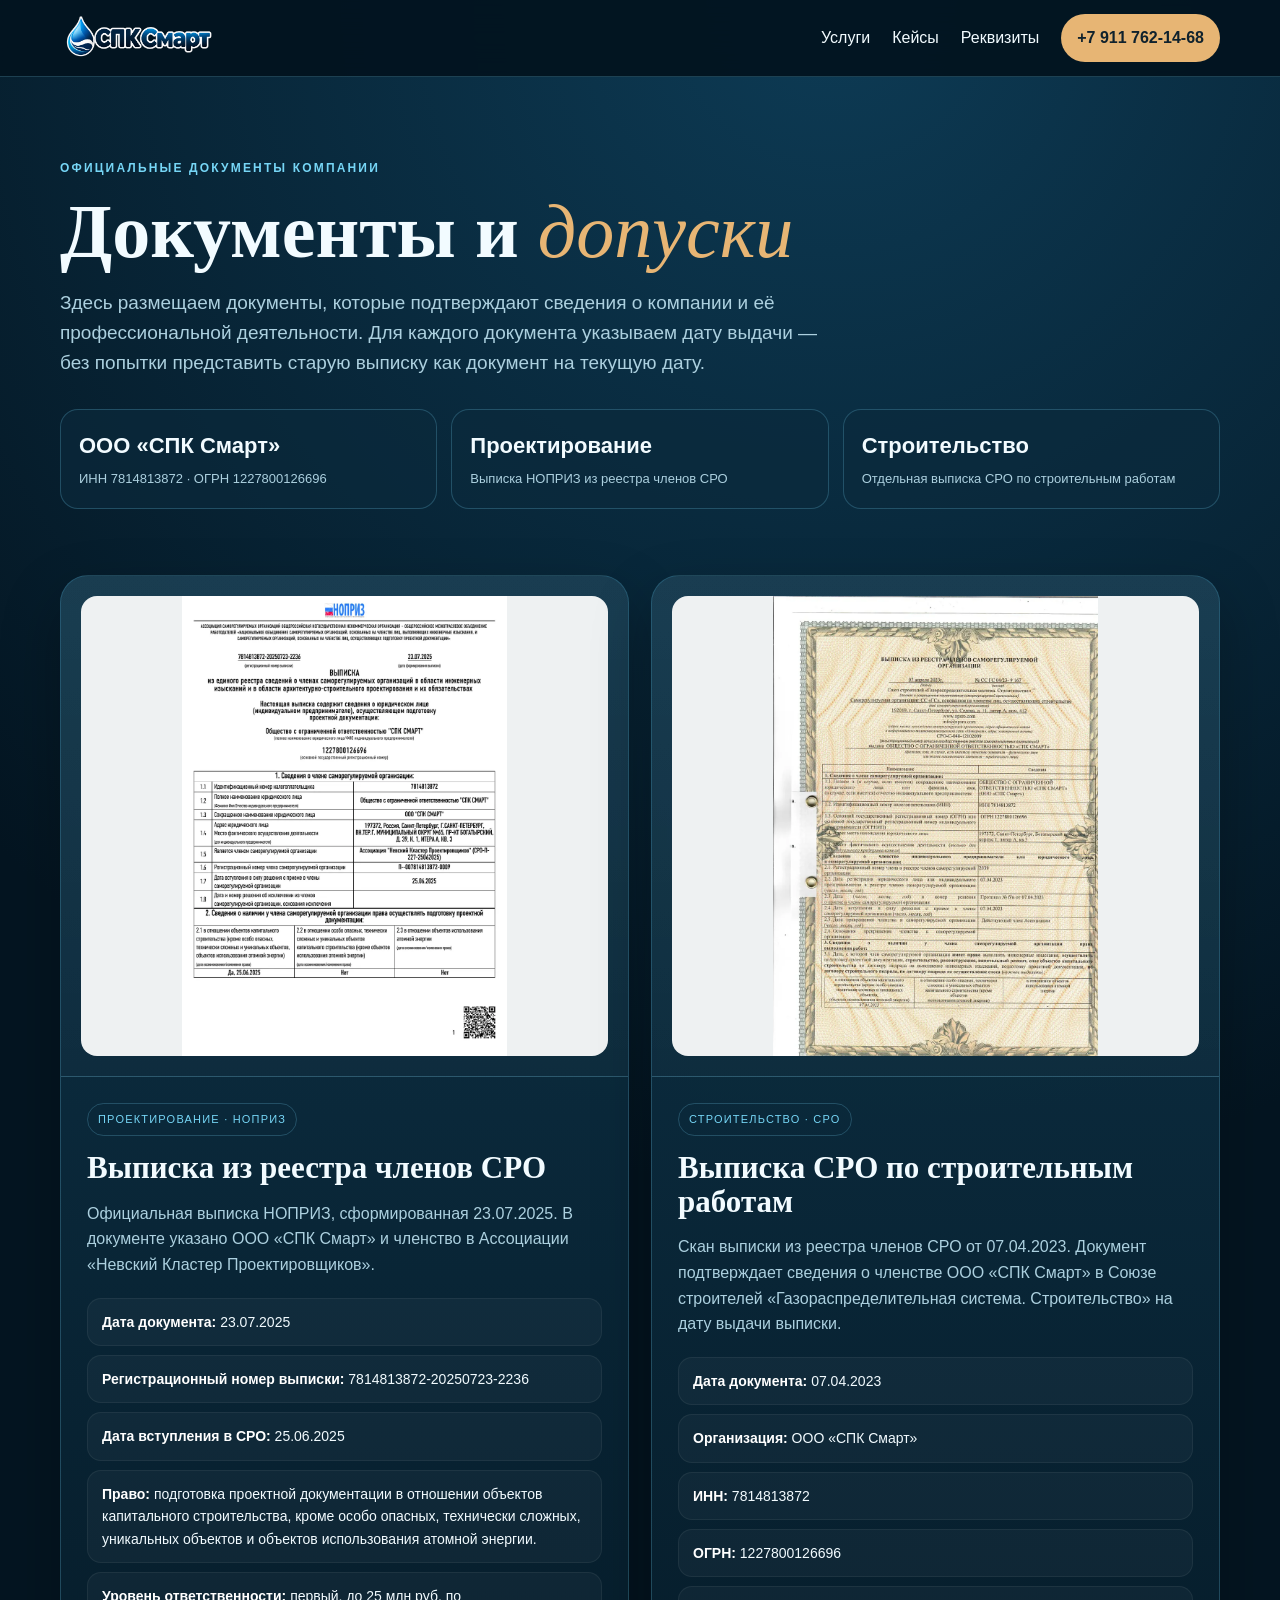
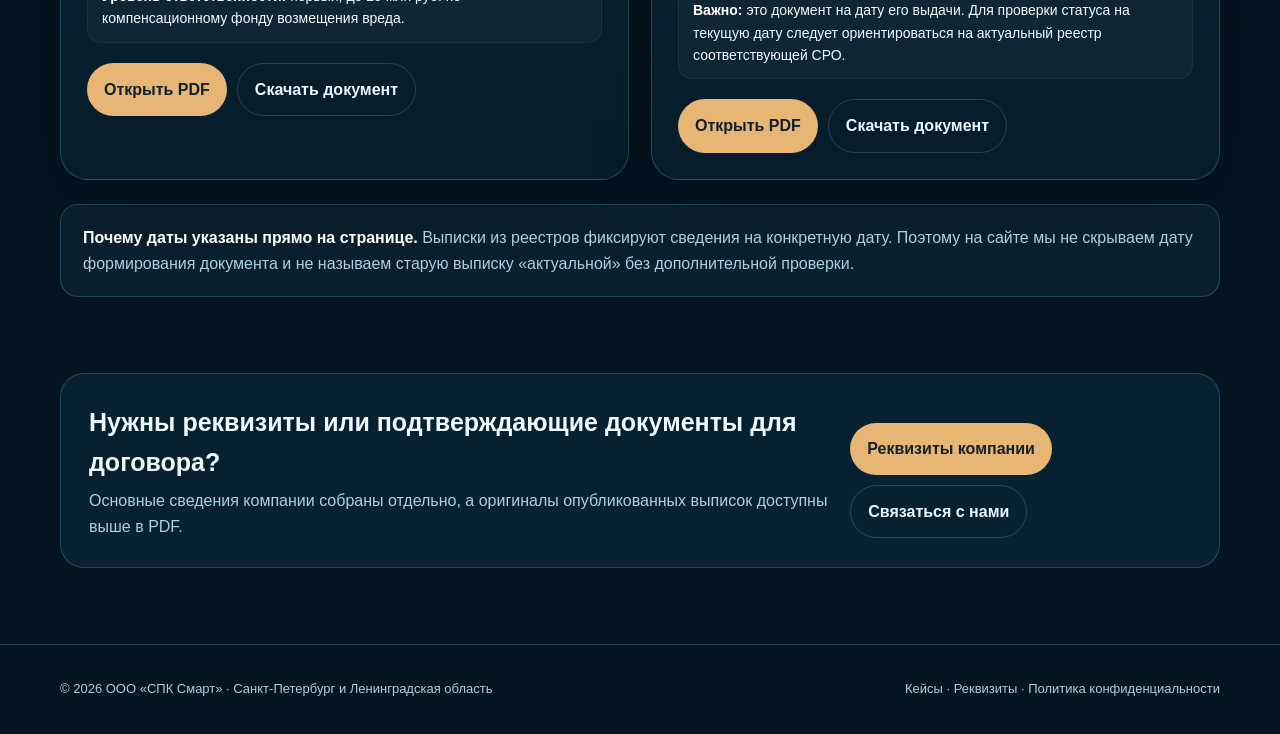
<file: dokumenty/index.html>
<!doctype html>
<html lang="ru">
<head>
<meta charset="utf-8">
<meta name="viewport" content="width=device-width,initial-scale=1,viewport-fit=cover">
<title>Документы и допуски ООО «СПК Смарт» | СПК Смарт</title>
<meta name="description" content="Официальные документы ООО «СПК Смарт»: выписка НОПРИЗ о членстве в СРО проектировщиков и выписка СРО по строительным работам.">
<meta name="robots" content="index,follow,max-image-preview:large">
<link rel="canonical" href="https://spk-smart.ru/dokumenty/">
<meta property="og:type" content="website"><meta property="og:url" content="https://spk-smart.ru/dokumenty/"><meta property="og:title" content="Документы и допуски ООО «СПК Смарт»"><meta property="og:description" content="Официальные выписки и подтверждающие документы компании."><meta property="og:image" content="https://spk-smart.ru/og-image.jpg">
<meta name="theme-color" content="#041521"><link rel="icon" href="/favicon.ico"><link rel="icon" type="image/svg+xml" href="/favicon.svg"><link rel="apple-touch-icon" href="/apple-touch-icon.png">
<style>
:root{--bg:#041521;--panel:#0b2a3c;--panel2:#0e3449;--line:rgba(113,205,239,.24);--sky:#76d6f6;--gold:#e7b574;--text:#f2fbff;--muted:#acd0df}*{box-sizing:border-box}html{scroll-behavior:smooth}body{margin:0;background:radial-gradient(circle at 65% 0,#0d3b55 0,#041521 48%);color:var(--text);font-family:Inter,Arial,sans-serif;line-height:1.6}a{color:inherit;text-decoration:none}.container{width:min(1160px,calc(100% - 40px));margin:auto}header{position:sticky;top:0;z-index:20;background:rgba(3,20,31,.94);backdrop-filter:blur(16px);border-bottom:1px solid var(--line)}.head{min-height:76px;display:flex;align-items:center;gap:28px}.brand{display:flex;align-items:center;gap:11px;margin-right:auto}.brand img{width:38px;height:38px}.brand b{font-size:22px}.brand em{font-size:22px;color:var(--sky);font-style:italic}.brand small{display:block;color:var(--gold);font-size:8px;letter-spacing:1.8px}.head nav{display:flex;align-items:center;gap:22px}.phone{padding:11px 16px;border-radius:999px;background:var(--gold);color:#10222d;font-weight:800}.hero{padding:82px 0 42px}.eyebrow{font-size:12px;letter-spacing:.18em;text-transform:uppercase;color:var(--sky);font-weight:800}.hero h1{font:700 clamp(44px,6vw,76px)/.98 Georgia,serif;margin:16px 0}.hero h1 em{color:var(--gold);font-weight:500}.hero p{max-width:760px;color:var(--muted);font-size:19px}.trust{display:grid;grid-template-columns:repeat(3,1fr);gap:14px;margin-top:30px}.trust div{padding:18px;border:1px solid var(--line);border-radius:18px;background:rgba(11,42,60,.65)}.trust strong{display:block;font-size:22px}.trust span{display:block;color:var(--muted);font-size:13px;margin-top:6px}.docs{padding:24px 0 76px}.doc-grid{display:grid;grid-template-columns:1fr 1fr;gap:22px}.doc-card{overflow:hidden;border:1px solid var(--line);border-radius:28px;background:linear-gradient(180deg,rgba(14,52,73,.96),rgba(6,29,42,.96));box-shadow:0 24px 58px rgba(0,0,0,.26)}.preview{padding:20px;background:linear-gradient(180deg,rgba(255,255,255,.05),rgba(255,255,255,.015));border-bottom:1px solid var(--line)}.preview img{display:block;width:100%;height:460px;object-fit:contain;background:#eef1f2;border-radius:16px}.doc-body{padding:26px}.tag{display:inline-block;padding:7px 10px;border:1px solid var(--line);border-radius:999px;color:var(--sky);font-size:11px;text-transform:uppercase;letter-spacing:1.2px}.doc-body h2{font:700 31px/1.08 Georgia,serif;margin:15px 0 12px}.doc-body p{color:var(--muted)}.facts{display:grid;gap:9px;margin:20px 0}.fact{padding:12px 14px;border-radius:14px;background:rgba(255,255,255,.035);border:1px solid rgba(255,255,255,.06);font-size:14px}.fact b{color:#fff}.actions{display:flex;flex-wrap:wrap;gap:10px;margin-top:20px}.btn{display:inline-flex;align-items:center;justify-content:center;padding:13px 17px;border-radius:999px;font-weight:800}.primary{background:var(--gold);color:#10222d}.secondary{border:1px solid var(--line);color:#eaf8ff}.note{margin-top:24px;padding:20px 22px;border-radius:18px;background:rgba(118,214,246,.06);border:1px solid var(--line);color:var(--muted)}.note strong{color:#fff}.bottom{padding:0 0 76px}.bottom-box{display:flex;justify-content:space-between;align-items:center;gap:20px;padding:28px;border:1px solid var(--line);border-radius:24px;background:rgba(11,42,60,.64)}.bottom h3{margin:0 0 6px;font-size:25px}.bottom p{margin:0;color:var(--muted)}footer{border-top:1px solid var(--line);padding:34px 0}.foot{display:flex;justify-content:space-between;gap:20px;flex-wrap:wrap;color:var(--muted);font-size:13px}.foot a{color:var(--muted)}@media(max-width:880px){.doc-grid,.trust{grid-template-columns:1fr}.preview img{height:auto;max-height:560px}.head nav>a:not(.phone){display:none}.bottom-box{display:block}.bottom .actions{margin-top:18px}}@media(max-width:600px){.container{width:min(100% - 24px,1160px)}.hero{padding:58px 0 28px}.brand small{display:none}.brand b,.brand em{font-size:18px}.brand img{width:32px;height:32px}.phone{font-size:0;padding:11px}.phone:after{content:'☎';font-size:18px}}
</style>
<script type="application/ld+json">{"@context":"https://schema.org","@type":"WebPage","name":"Документы и допуски ООО СПК Смарт","url":"https://spk-smart.ru/dokumenty/","about":{"@type":"Organization","name":"ООО СПК Смарт","taxID":"7814813872","identifier":{"@type":"PropertyValue","propertyID":"ОГРН","value":"1227800126696"}}}</script>
<link rel="stylesheet" href="/assets/header-brand.css">
</head><body>
<header><div class="container head"><a class="brand spk-brand" href="/" aria-label="СПК Смарт — на главную"><img src="/assets/spk-smart-logo.png" width="210" height="40" alt="СПК Смарт"></a><nav><a href="/uslugi/">Услуги</a><a href="/kejsy/">Кейсы</a><a href="/rekvizity/">Реквизиты</a><a class="phone" href="tel:+79117621468">+7 911 762-14-68</a></nav></div></header>
<main>
<section class="hero"><div class="container"><div class="eyebrow">официальные документы компании</div><h1>Документы и <em>допуски</em></h1><p>Здесь размещаем документы, которые подтверждают сведения о компании и её профессиональной деятельности. Для каждого документа указываем дату выдачи — без попытки представить старую выписку как документ на текущую дату.</p><div class="trust"><div><strong>ООО «СПК Смарт»</strong><span>ИНН 7814813872 · ОГРН 1227800126696</span></div><div><strong>Проектирование</strong><span>Выписка НОПРИЗ из реестра членов СРО</span></div><div><strong>Строительство</strong><span>Отдельная выписка СРО по строительным работам</span></div></div></div></section>
<section class="docs"><div class="container doc-grid">
<article class="doc-card"><div class="preview"><img src="/assets/documents/nopriz-2025.webp" alt="Первая страница выписки НОПРИЗ ООО СПК Смарт от 23 июля 2025 года" loading="lazy"></div><div class="doc-body"><span class="tag">Проектирование · НОПРИЗ</span><h2>Выписка из реестра членов СРО</h2><p>Официальная выписка НОПРИЗ, сформированная 23.07.2025. В документе указано ООО «СПК Смарт» и членство в Ассоциации «Невский Кластер Проектировщиков».</p><div class="facts"><div class="fact"><b>Дата документа:</b> 23.07.2025</div><div class="fact"><b>Регистрационный номер выписки:</b> 7814813872-20250723-2236</div><div class="fact"><b>Дата вступления в СРО:</b> 25.06.2025</div><div class="fact"><b>Право:</b> подготовка проектной документации в отношении объектов капитального строительства, кроме особо опасных, технически сложных, уникальных объектов и объектов использования атомной энергии.</div><div class="fact"><b>Уровень ответственности:</b> первый, до 25 млн руб. по компенсационному фонду возмещения вреда.</div></div><div class="actions"><a class="btn primary" href="/documents/vypiska-nopriz-spk-smart-2025.pdf" target="_blank" rel="noopener">Открыть PDF</a><a class="btn secondary" href="/documents/vypiska-nopriz-spk-smart-2025.pdf" download>Скачать документ</a></div></div></article>
<article class="doc-card"><div class="preview"><img src="/assets/documents/sro-stroitelstvo-2023.webp" alt="Первая страница выписки СРО по строительству ООО СПК Смарт от 7 апреля 2023 года" loading="lazy"></div><div class="doc-body"><span class="tag">Строительство · СРО</span><h2>Выписка СРО по строительным работам</h2><p>Скан выписки из реестра членов СРО от 07.04.2023. Документ подтверждает сведения о членстве ООО «СПК Смарт» в Союзе строителей «Газораспределительная система. Строительство» на дату выдачи выписки.</p><div class="facts"><div class="fact"><b>Дата документа:</b> 07.04.2023</div><div class="fact"><b>Организация:</b> ООО «СПК Смарт»</div><div class="fact"><b>ИНН:</b> 7814813872</div><div class="fact"><b>ОГРН:</b> 1227800126696</div><div class="fact"><b>Важно:</b> это документ на дату его выдачи. Для проверки статуса на текущую дату следует ориентироваться на актуальный реестр соответствующей СРО.</div></div><div class="actions"><a class="btn primary" href="/documents/vypiska-sro-stroitelstvo-spk-smart-2023.pdf" target="_blank" rel="noopener">Открыть PDF</a><a class="btn secondary" href="/documents/vypiska-sro-stroitelstvo-spk-smart-2023.pdf" download>Скачать документ</a></div></div></article>
</div><div class="container"><div class="note"><strong>Почему даты указаны прямо на странице.</strong> Выписки из реестров фиксируют сведения на конкретную дату. Поэтому на сайте мы не скрываем дату формирования документа и не называем старую выписку «актуальной» без дополнительной проверки.</div></div></section>
<section class="bottom"><div class="container bottom-box"><div><h3>Нужны реквизиты или подтверждающие документы для договора?</h3><p>Основные сведения компании собраны отдельно, а оригиналы опубликованных выписок доступны выше в PDF.</p></div><div class="actions"><a class="btn primary" href="/rekvizity/">Реквизиты компании</a><a class="btn secondary" href="/#contact">Связаться с нами</a></div></div></section>
</main><footer><div class="container foot"><span>© 2026 ООО «СПК Смарт» · Санкт-Петербург и Ленинградская область</span><span><a href="/kejsy/">Кейсы</a> · <a href="/rekvizity/">Реквизиты</a> · <a href="/politika-konfidencialnosti/">Политика конфиденциальности</a></span></div></footer></body></html>
</file>
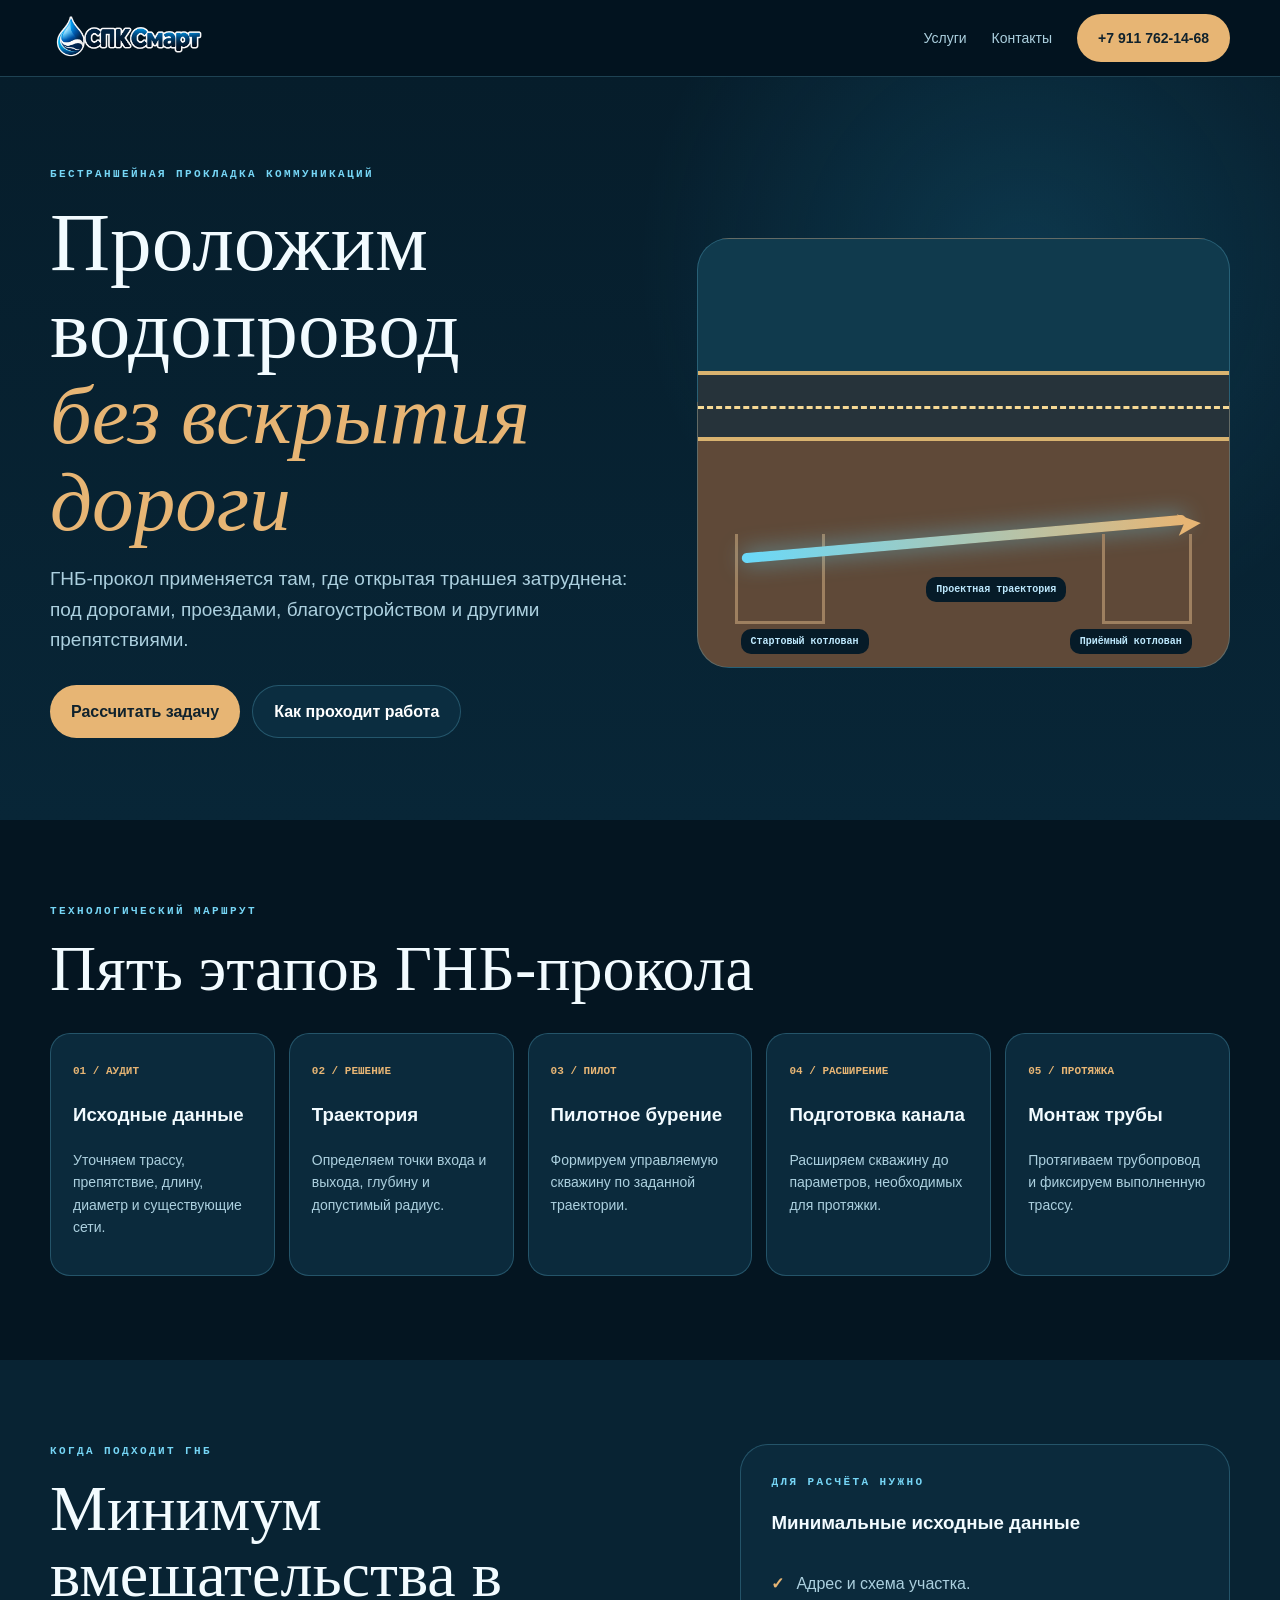
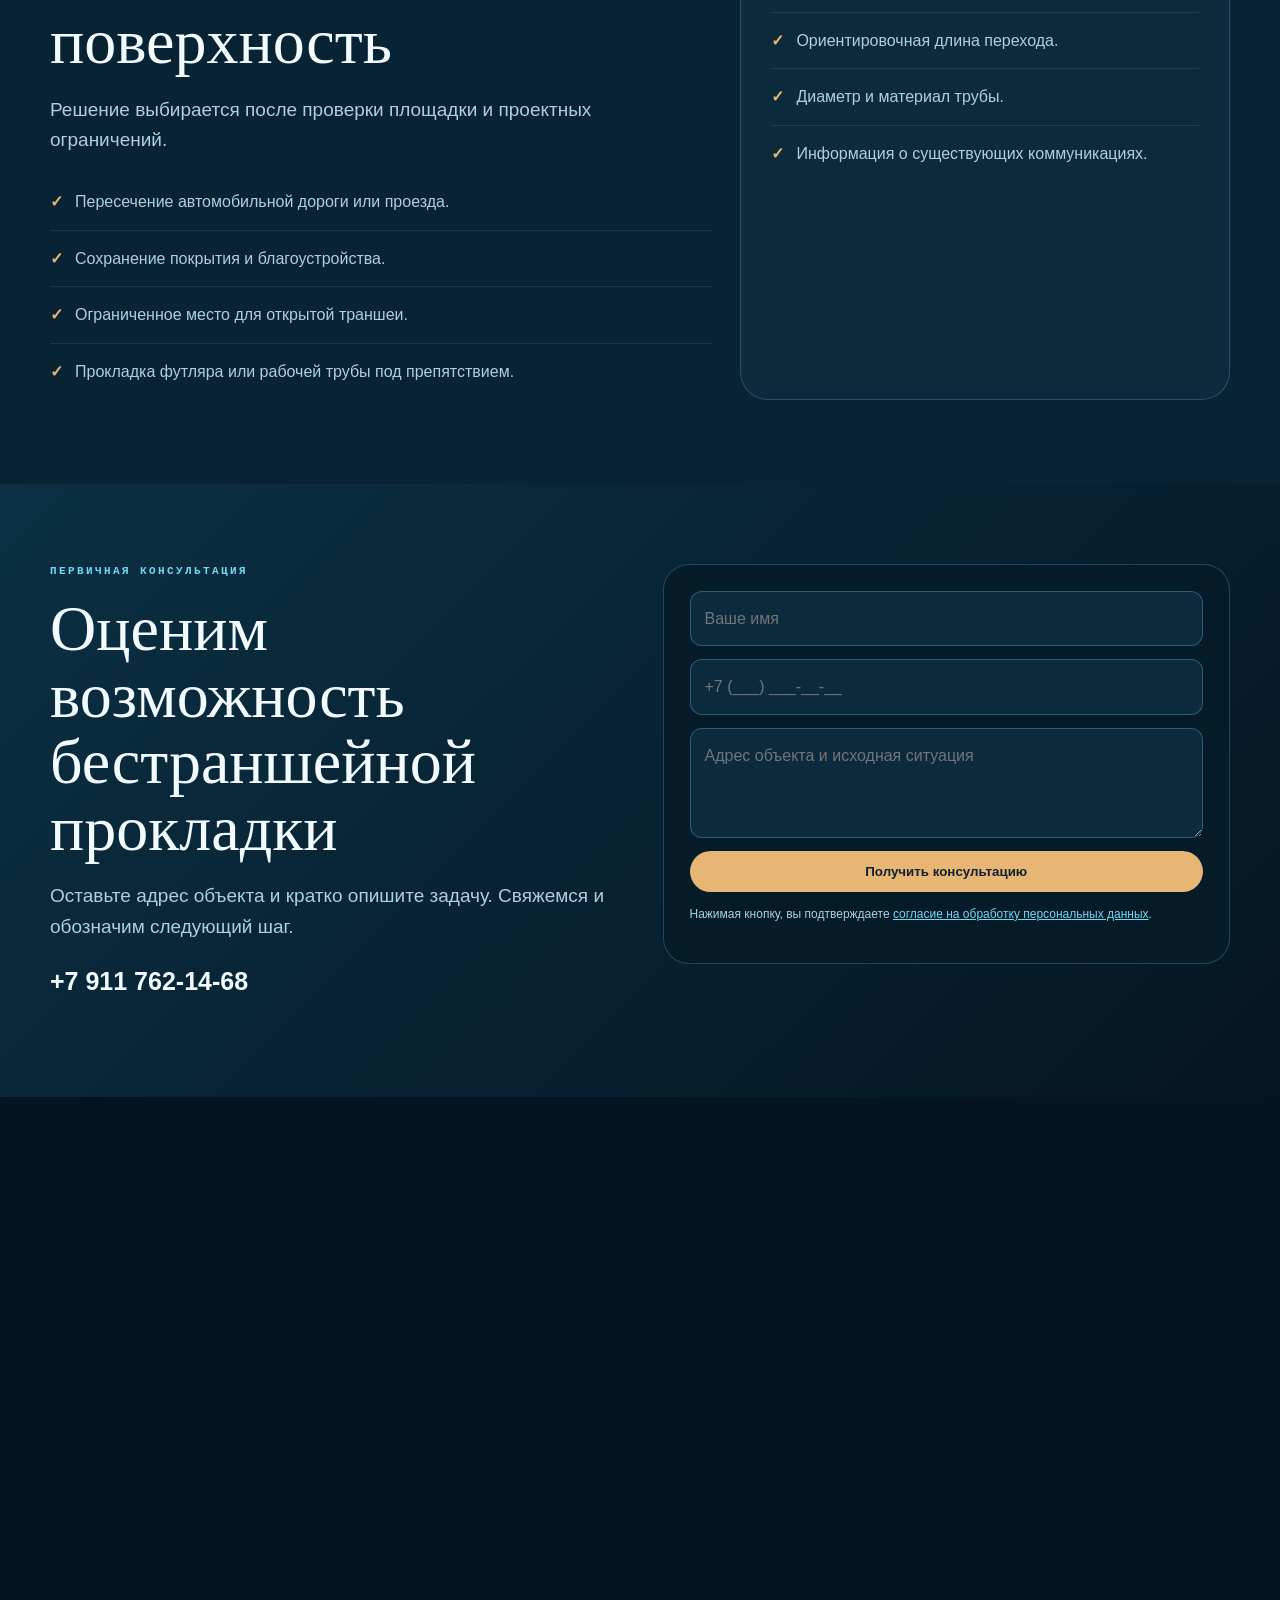
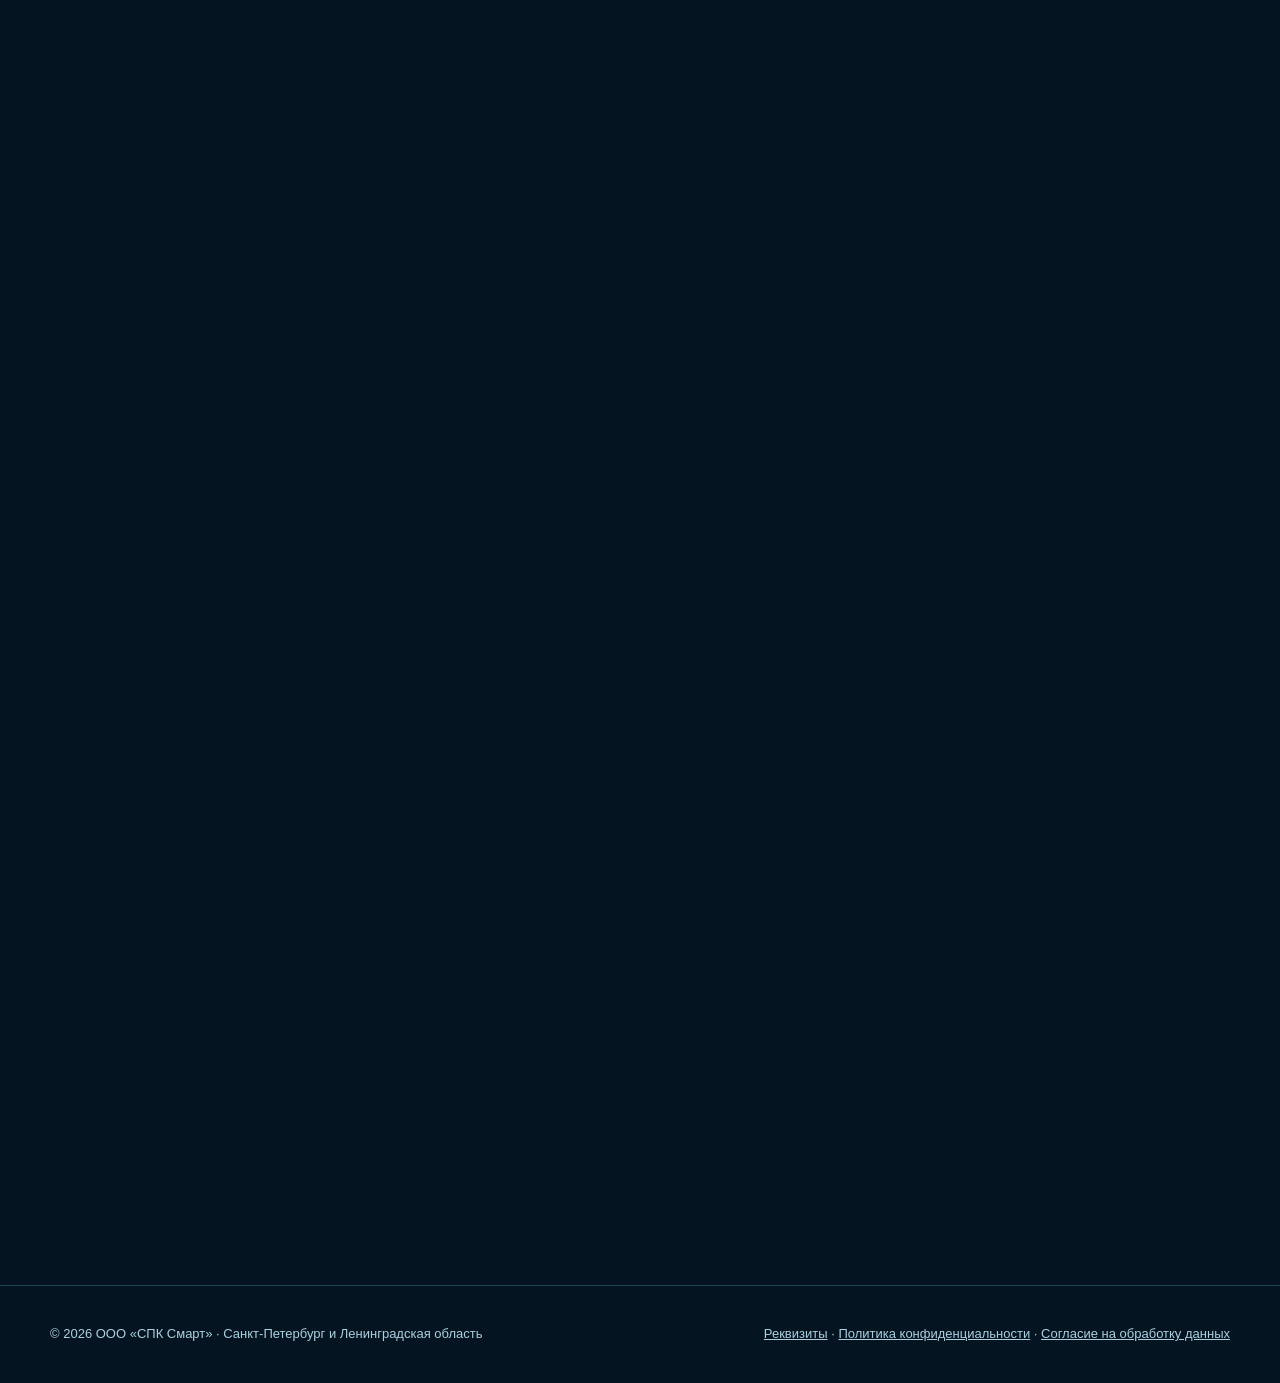
<file: gnb-prokol-pod-vodoprovod/index.html>
<!doctype html><html lang="ru"><head><meta charset="utf-8"><meta name="viewport" content="width=device-width,initial-scale=1,viewport-fit=cover"><title>ГНБ-прокол под водопровод в СПб | СПК Смарт</title><meta name="description" content="Горизонтально-направленное бурение для прокладки водопровода и инженерных коммуникаций под дорогами и препятствиями в Санкт-Петербурге и Ленобласти."><meta name="robots" content="index,follow"><link rel="canonical" href="https://spk-smart.ru/gnb-prokol-pod-vodoprovod/"><meta property="og:title" content="ГНБ-прокол под водопровод в СПб | СПК Смарт"><meta property="og:description" content="Горизонтально-направленное бурение для прокладки водопровода и инженерных коммуникаций под дорогами и препятствиями в Санкт-Петербурге и Ленобласти."><meta property="og:url" content="https://spk-smart.ru/gnb-prokol-pod-vodoprovod/"><meta property="og:type" content="website"><meta property="og:image" content="https://spk-smart.ru/og-image.jpg"><meta name="theme-color" content="#041521"><link rel="icon" href="/favicon.ico"><link rel="icon" type="image/svg+xml" href="/favicon.svg"><style>
:root{--bg:#041521;--panel:#0b2a3c;--panel2:#0e3449;--line:rgba(113,205,239,.25);--sky:#76d6f6;--gold:#e7b574;--text:#f2fbff;--muted:#acd0df;--danger:#ff927e}*{box-sizing:border-box}html{scroll-behavior:smooth;scroll-padding-top:90px}body{margin:0;background:var(--bg);color:var(--text);font-family:Inter,Arial,sans-serif;line-height:1.6}a{color:inherit}.container{width:min(1180px,calc(100% - 40px));margin:auto}header{position:sticky;top:0;z-index:30;background:rgba(3,20,31,.94);backdrop-filter:blur(16px);border-bottom:1px solid var(--line)}.head{min-height:76px;display:flex;align-items:center;gap:28px}.brand{display:flex;align-items:center;gap:11px;text-decoration:none;margin-right:auto}.brand img{width:38px;height:38px}.brand span{line-height:1}.brand b{font-size:22px}.brand em{font-size:22px;color:var(--sky);font-style:italic}.brand small{display:block;color:var(--gold);font-size:8px;letter-spacing:1.6px;margin-top:6px}.head nav{display:flex;align-items:center;gap:25px}.head nav>a{text-decoration:none;color:var(--muted);font-size:14px}.phone,.btn,button{display:inline-flex;align-items:center;justify-content:center;border:0;border-radius:999px;padding:13px 21px;font-weight:800;text-decoration:none;cursor:pointer}.phone,.primary{background:var(--gold);color:#10222d!important}.secondary{border:1px solid var(--line);color:#fff;background:rgba(15,53,74,.55)}.hero{padding:90px 0 82px;overflow:hidden;background:radial-gradient(circle at 80% 25%,rgba(38,152,199,.20),transparent 33%),linear-gradient(180deg,#061d2b,#082637)}.hero-grid{display:grid;grid-template-columns:1.05fr .95fr;gap:58px;align-items:center}.eyebrow,.kicker{font:800 11px/1.3 monospace;letter-spacing:2.4px;color:var(--sky)}h1,h2{font-family:Georgia,serif;font-weight:400;line-height:1.04;margin:18px 0}h1{font-size:clamp(48px,6.5vw,88px)}h2{font-size:clamp(38px,5vw,64px)}h1 em{color:var(--gold);font-weight:400}.lead,.intro{font-size:19px;color:var(--muted);max-width:760px}.actions{display:flex;gap:12px;flex-wrap:wrap;margin-top:29px}.section{padding:84px 0}.alt{background:#082333}.cards{display:grid;grid-template-columns:repeat(3,1fr);gap:18px;margin-top:35px}.card{display:block;padding:28px;border:1px solid var(--line);border-radius:25px;background:linear-gradient(145deg,rgba(15,58,80,.9),rgba(7,29,43,.9));text-decoration:none;transition:.25s}.card:hover{transform:translateY(-5px);border-color:rgba(231,181,116,.75)}.card small{font:800 10px monospace;letter-spacing:1.7px;color:var(--gold)}.card h3{font-size:23px;line-height:1.15;margin:16px 0 10px}.card p{color:var(--muted);margin:0}.wide-grid{display:grid;grid-template-columns:1.15fr .85fr;gap:28px}.panel{padding:30px;border:1px solid var(--line);border-radius:28px;background:var(--panel)}.check{display:flex;gap:12px;padding:15px 0;border-bottom:1px solid rgba(255,255,255,.09);color:var(--muted)}.check:last-child{border:0}.check:before{content:'✓';color:var(--gold);font-weight:900}.contact{padding:80px 0;background:linear-gradient(135deg,#0b3043,#041521)}.contact-grid{display:grid;grid-template-columns:1fr 1fr;gap:45px;align-items:start}.form{display:grid;gap:13px;padding:26px;border:1px solid var(--line);border-radius:26px;background:#061b28}.form input,.form textarea{width:100%;padding:14px;border-radius:12px;border:1px solid rgba(118,214,246,.3);background:#0b2a3c;color:#fff;font:inherit}.form textarea{min-height:110px}.form button{background:var(--gold);color:#10222d}.legal-note{font-size:12px;color:var(--muted)}.legal-note a{color:var(--sky)}footer{border-top:1px solid var(--line);padding:38px 0}.foot{display:flex;justify-content:space-between;gap:25px;flex-wrap:wrap;color:var(--muted);font-size:13px}.foot a{color:var(--muted)}.faq{display:grid;grid-template-columns:1fr 1fr;gap:16px;margin-top:28px}.faq article{padding:24px;border:1px solid var(--line);border-radius:20px;background:rgba(10,42,60,.7)}.faq h3{margin-top:0}.faq p{color:var(--muted)}@media(max-width:900px){.hero-grid,.wide-grid,.contact-grid{grid-template-columns:1fr}.cards{grid-template-columns:1fr 1fr}.head nav>a:not(.phone){display:none}}@media(max-width:620px){.container{width:min(100% - 24px,1180px)}.hero{padding:58px 0}.cards,.faq{grid-template-columns:1fr}.head{min-height:66px}.brand small{display:none}.brand img{width:32px;height:32px}.brand b,.brand em{font-size:18px}.phone{font-size:0;padding:11px}.phone:before{content:'☎';font-size:18px}.section{padding:62px 0}}
.bore-scene{position:relative;min-height:430px;border:1px solid var(--line);border-radius:32px;background:linear-gradient(#103a4d 0 38%,#5f4938 38% 100%);overflow:hidden}.road{position:absolute;left:0;right:0;top:31%;height:70px;background:#26333a;border-top:4px solid #d9b36f;border-bottom:4px solid #d9b36f}.road:after{content:'';position:absolute;left:0;right:0;top:31px;border-top:3px dashed #f6d995}.bore{position:absolute;left:8%;right:8%;top:69%;height:10px;border-radius:999px;background:linear-gradient(90deg,#69d9fa,#e7b574);transform:rotate(-5deg);box-shadow:0 0 22px rgba(105,217,250,.6)}.bore:after{content:'➤';position:absolute;right:-15px;top:-19px;color:var(--gold);font-size:34px}.pit{position:absolute;bottom:10%;width:90px;height:90px;border:3px solid #9e8060;border-top:0}.pit.left{left:7%}.pit.right{right:7%}.scene-label{position:absolute;padding:7px 10px;border-radius:10px;background:#061b28;color:#bfeaff;font:700 10px monospace}.sl1{left:8%;bottom:3%}.sl2{left:43%;bottom:15%}.sl3{right:7%;bottom:3%}.steps{display:grid;grid-template-columns:repeat(5,1fr);gap:14px;margin-top:30px}.step{padding:22px;border:1px solid var(--line);border-radius:20px;background:var(--panel)}.step b{color:var(--gold);font:800 11px monospace}.step p{color:var(--muted);font-size:14px}@media(max-width:900px){.steps{grid-template-columns:1fr 1fr}}@media(max-width:620px){.steps{grid-template-columns:1fr}.bore-scene{min-height:340px}}</style>
<style id="spk-real-work-style">
  .spk-real-work{padding:56px 0;position:relative;content-visibility:auto;contain-intrinsic-size:720px}
  .spk-real-inner{width:min(1180px,calc(100% - 32px));margin:0 auto}
  .spk-real-head{display:flex;align-items:end;justify-content:space-between;gap:24px;margin-bottom:24px}
  .spk-real-kicker{font:700 11px/1.2 'JetBrains Mono',monospace;letter-spacing:.18em;text-transform:uppercase;color:#78c8f5;margin-bottom:10px}
  .spk-real-title{margin:0;font-family:Georgia,'Times New Roman',serif;font-size:clamp(30px,4vw,48px);line-height:1.04;color:#f5f9ff}
  .spk-real-title em{font-weight:400;color:#efbb7c}
  .spk-real-note{max-width:520px;margin:0;color:#a9bfd6;line-height:1.65;font-size:15px}
  .spk-real-grid{display:grid;grid-template-columns:repeat(2,minmax(0,1fr));gap:16px}
  .spk-real-video{position:relative;margin-bottom:16px;border-radius:28px;overflow:hidden;border:1px solid rgba(255,255,255,.1);background:#061824;box-shadow:0 20px 48px rgba(0,0,0,.24)}
  .spk-real-video video{display:block;width:100%;aspect-ratio:16/9;object-fit:cover;background:#061824}
  .spk-real-video-copy{display:flex;align-items:center;justify-content:space-between;gap:20px;padding:16px 18px;background:linear-gradient(180deg,rgba(9,34,51,.96),rgba(5,24,36,.98))}
  .spk-real-video-copy span{font:700 10px/1.2 'JetBrains Mono',monospace;letter-spacing:.14em;text-transform:uppercase;color:#a7d9f4}
  .spk-real-video-copy strong{font-size:17px;line-height:1.4;color:#fff}
  .spk-real-card{position:relative;min-height:330px;overflow:hidden;border-radius:26px;border:1px solid rgba(255,255,255,.1);background:#0c2741;box-shadow:0 20px 48px rgba(0,0,0,.22)}
  .spk-real-card img{width:100%;height:100%;min-height:330px;object-fit:cover;display:block;transition:transform .45s ease}
  .spk-real-card:hover img{transform:scale(1.025)}
  .spk-real-actions{display:flex;gap:12px;flex-wrap:wrap;margin-top:20px}
  .spk-real-link{display:inline-flex;align-items:center;justify-content:center;padding:13px 18px;border-radius:999px;border:1px solid rgba(255,255,255,.16);color:#eef7ff;text-decoration:none;font-weight:700;background:rgba(255,255,255,.04)}
  .spk-real-link.primary{border-color:transparent;background:linear-gradient(135deg,#f0c58f,#d8a46d);color:#081725}
  .spk-proof-grid{display:grid;grid-template-columns:1fr 1fr;gap:16px}
  .spk-proof-doc{display:grid;grid-template-columns:180px 1fr;gap:20px;align-items:center;padding:20px;border-radius:26px;border:1px solid rgba(255,255,255,.1);background:linear-gradient(180deg,rgba(14,45,71,.94),rgba(8,24,40,.94));box-shadow:0 20px 48px rgba(0,0,0,.22)}
  .spk-proof-doc img{width:180px;aspect-ratio:3/4;object-fit:cover;object-position:top;border-radius:16px;background:white}
  .spk-proof-doc h3{margin:0 0 9px;color:#fff;font-size:23px}
  .spk-proof-doc p{margin:0;color:#a9bfd6;line-height:1.6;font-size:14px}
  .spk-proof-doc a{display:inline-flex;margin-top:14px;color:#f0c58f;font-weight:700;text-decoration:none}
  .spk-home-trust{margin-top:30px;padding:22px;border:1px solid rgba(255,255,255,.1);border-radius:24px;background:linear-gradient(135deg,rgba(13,43,73,.86),rgba(8,26,44,.86));display:grid;grid-template-columns:1fr auto;gap:20px;align-items:center}
  .spk-home-trust strong{display:block;font-family:Georgia,'Times New Roman',serif;font-size:25px;color:#fff;margin-bottom:6px}
  .spk-home-trust p{margin:0;color:#a9bfd6;line-height:1.55}
  .spk-home-trust-actions{display:flex;gap:10px;flex-wrap:wrap}
  @media(max-width:800px){.spk-real-head{display:block}.spk-real-note{margin-top:12px}.spk-real-grid,.spk-proof-grid{grid-template-columns:1fr}.spk-real-card,.spk-real-card img{min-height:270px}.spk-real-video-copy{display:block}.spk-real-video-copy strong{display:block;margin-top:6px}.spk-proof-doc{grid-template-columns:110px 1fr}.spk-proof-doc img{width:110px}.spk-home-trust{grid-template-columns:1fr}.spk-real-work{padding:42px 0}}
</style>

<link rel="stylesheet" href="/assets/header-brand.css">
</head><body><script type="application/ld+json">{"@context": "https://schema.org", "@type": "Service", "name": "ГНБ-прокол под водопровод в Санкт-Петербурге", "provider": {"@type": "LocalBusiness", "name": "ООО «СПК Смарт»"}, "areaServed": ["Санкт-Петербург", "Ленинградская область"], "url": "https://spk-smart.ru/gnb-prokol-pod-vodoprovod/"}</script><header><div class="container head"><a class="brand spk-brand" href="/" aria-label="СПК Смарт — на главную"><img src="/assets/spk-smart-logo.png" width="210" height="40" alt="СПК Смарт"></a><nav><a href="/uslugi/">Услуги</a><a href="#contact">Контакты</a><a class="phone" href="tel:+79117621468">+7 911 762-14-68</a></nav></div></header><main><section class="hero"><div class="container hero-grid"><div><div class="eyebrow">БЕСТРАНШЕЙНАЯ ПРОКЛАДКА КОММУНИКАЦИЙ</div><h1>Проложим водопровод<br><em>без вскрытия дороги</em></h1><p class="lead">ГНБ-прокол применяется там, где открытая траншея затруднена: под дорогами, проездами, благоустройством и другими препятствиями.</p><div class="actions"><a class="btn primary" href="#contact">Рассчитать задачу</a><a class="btn secondary" href="#process">Как проходит работа</a></div></div><div class="bore-scene"><div class="road"></div><div class="pit left"></div><div class="bore"></div><div class="pit right"></div><span class="scene-label sl1">Стартовый котлован</span><span class="scene-label sl2">Проектная траектория</span><span class="scene-label sl3">Приёмный котлован</span></div></div></section><section class="section" id="process"><div class="container"><div class="kicker">ТЕХНОЛОГИЧЕСКИЙ МАРШРУТ</div><h2>Пять этапов ГНБ-прокола</h2><div class="steps"><article class="step"><b>01 / АУДИТ</b><h3>Исходные данные</h3><p>Уточняем трассу, препятствие, длину, диаметр и существующие сети.</p></article><article class="step"><b>02 / РЕШЕНИЕ</b><h3>Траектория</h3><p>Определяем точки входа и выхода, глубину и допустимый радиус.</p></article><article class="step"><b>03 / ПИЛОТ</b><h3>Пилотное бурение</h3><p>Формируем управляемую скважину по заданной траектории.</p></article><article class="step"><b>04 / РАСШИРЕНИЕ</b><h3>Подготовка канала</h3><p>Расширяем скважину до параметров, необходимых для протяжки.</p></article><article class="step"><b>05 / ПРОТЯЖКА</b><h3>Монтаж трубы</h3><p>Протягиваем трубопровод и фиксируем выполненную трассу.</p></article></div></div></section><section class="section alt"><div class="container wide-grid"><div><div class="kicker">КОГДА ПОДХОДИТ ГНБ</div><h2>Минимум вмешательства в поверхность</h2><p class="intro">Решение выбирается после проверки площадки и проектных ограничений.</p><div class="check">Пересечение автомобильной дороги или проезда.</div><div class="check">Сохранение покрытия и благоустройства.</div><div class="check">Ограниченное место для открытой траншеи.</div><div class="check">Прокладка футляра или рабочей трубы под препятствием.</div></div><div class="panel"><div class="kicker">ДЛЯ РАСЧЁТА НУЖНО</div><h3>Минимальные исходные данные</h3><div class="check">Адрес и схема участка.</div><div class="check">Ориентировочная длина перехода.</div><div class="check">Диаметр и материал трубы.</div><div class="check">Информация о существующих коммуникациях.</div></div></div></section><section class="contact" id="contact"><div class="container contact-grid"><div><div class="kicker">ПЕРВИЧНАЯ КОНСУЛЬТАЦИЯ</div><h2>Оценим возможность бестраншейной прокладки</h2><p class="lead">Оставьте адрес объекта и кратко опишите задачу. Свяжемся и обозначим следующий шаг.</p><p><a href="tel:+79117621468" style="font-size:25px;font-weight:900;text-decoration:none">+7 911 762-14-68</a></p></div><div><form id="contactForm" class="form"><input type="hidden" name="service" value="ГНБ-прокол под водопровод"><input type="hidden" name="page"><input type="text" name="website" tabindex="-1" autocomplete="off" style="display:none"><input name="name" placeholder="Ваше имя" required><input name="phone" placeholder="+7 (___) ___-__-__" required><textarea name="message" placeholder="Адрес объекта и исходная ситуация"></textarea><button type="submit">Получить консультацию</button><div class="legal-note">Нажимая кнопку, вы подтверждаете <a href="/soglasie-na-obrabotku-personalnyh-dannyh/" target="_blank">согласие на обработку персональных данных</a>.</div><div id="formError" style="color:var(--danger)"></div></form><div id="formSuccess" hidden class="panel"><b>Заявка отправлена.</b><p>Свяжемся с вами для уточнения задачи.</p></div></div></div></section>
<section class="spk-real-work" aria-labelledby="real-work-title">
  <div class="spk-real-inner">
    <div class="spk-real-head">
      <div><div class="spk-real-kicker">Видео и фото с объектов</div><h2 class="spk-real-title" id="real-work-title">Реальные материалы <em>с площадки</em></h2></div>
      <p class="spk-real-note">Показываем исходные видео и фотографии без произвольных подписей к отдельным кадрам. Подробности по конкретному объекту расскажем по запросу.</p>
    </div>
    <div class="spk-real-video">
      <video controls playsinline preload="none" poster="../assets/media/gnb-prokol-poster.jpg" aria-label="Видео с объекта СПК Смарт">
        <source src="../assets/media/gnb-prokol-real.mp4" type="video/mp4">
        Ваш браузер не поддерживает воспроизведение видео.
      </video>
      
    </div>
    <div class="spk-real-grid">
      <a class="spk-real-card" href="../kejsy/"><img src="../assets/featured/gnb-rods.webp" alt="Фото с объекта СПК Смарт" loading="lazy" decoding="async"></a>
      <a class="spk-real-card" href="../kejsy/"><img src="../assets/featured/gnb-blue-pipe.webp" alt="Фото с объекта СПК Смарт" loading="lazy" decoding="async"></a>
    </div>
    <div class="spk-real-actions"><a class="spk-real-link primary" href="../kejsy/">Все реальные работы →</a><a class="spk-real-link" href="../dokumenty/">Документы и допуски</a></div>
  </div>
</section>
</main><footer><div class="container foot"><span>© 2026 ООО «СПК Смарт» · Санкт-Петербург и Ленинградская область</span><span><a href="/rekvizity/">Реквизиты</a> · <a href="/politika-konfidencialnosti/">Политика конфиденциальности</a> · <a href="/soglasie-na-obrabotku-personalnyh-dannyh/">Согласие на обработку данных</a></span></div></footer><script>const f=document.getElementById('contactForm'),ok=document.getElementById('formSuccess'),er=document.getElementById('formError');if(f)f.addEventListener('submit',async e=>{e.preventDefault();er.textContent='';f.querySelector('[name=page]').value=location.href;const b=f.querySelector('button'),t=b.textContent;b.disabled=true;b.textContent='Отправляем…';try{const r=await fetch('/send-form.php',{method:'POST',body:new FormData(f)}),j=await r.json();if(!r.ok||!j.ok)throw Error();f.hidden=true;ok.hidden=false;if(typeof ym==='function')ym(110924726,'reachGoal','form_submit')}catch(x){er.textContent='Не удалось отправить. Позвоните нам или попробуйте ещё раз.'}finally{b.disabled=false;b.textContent=t}})</script></body></html>
</file>
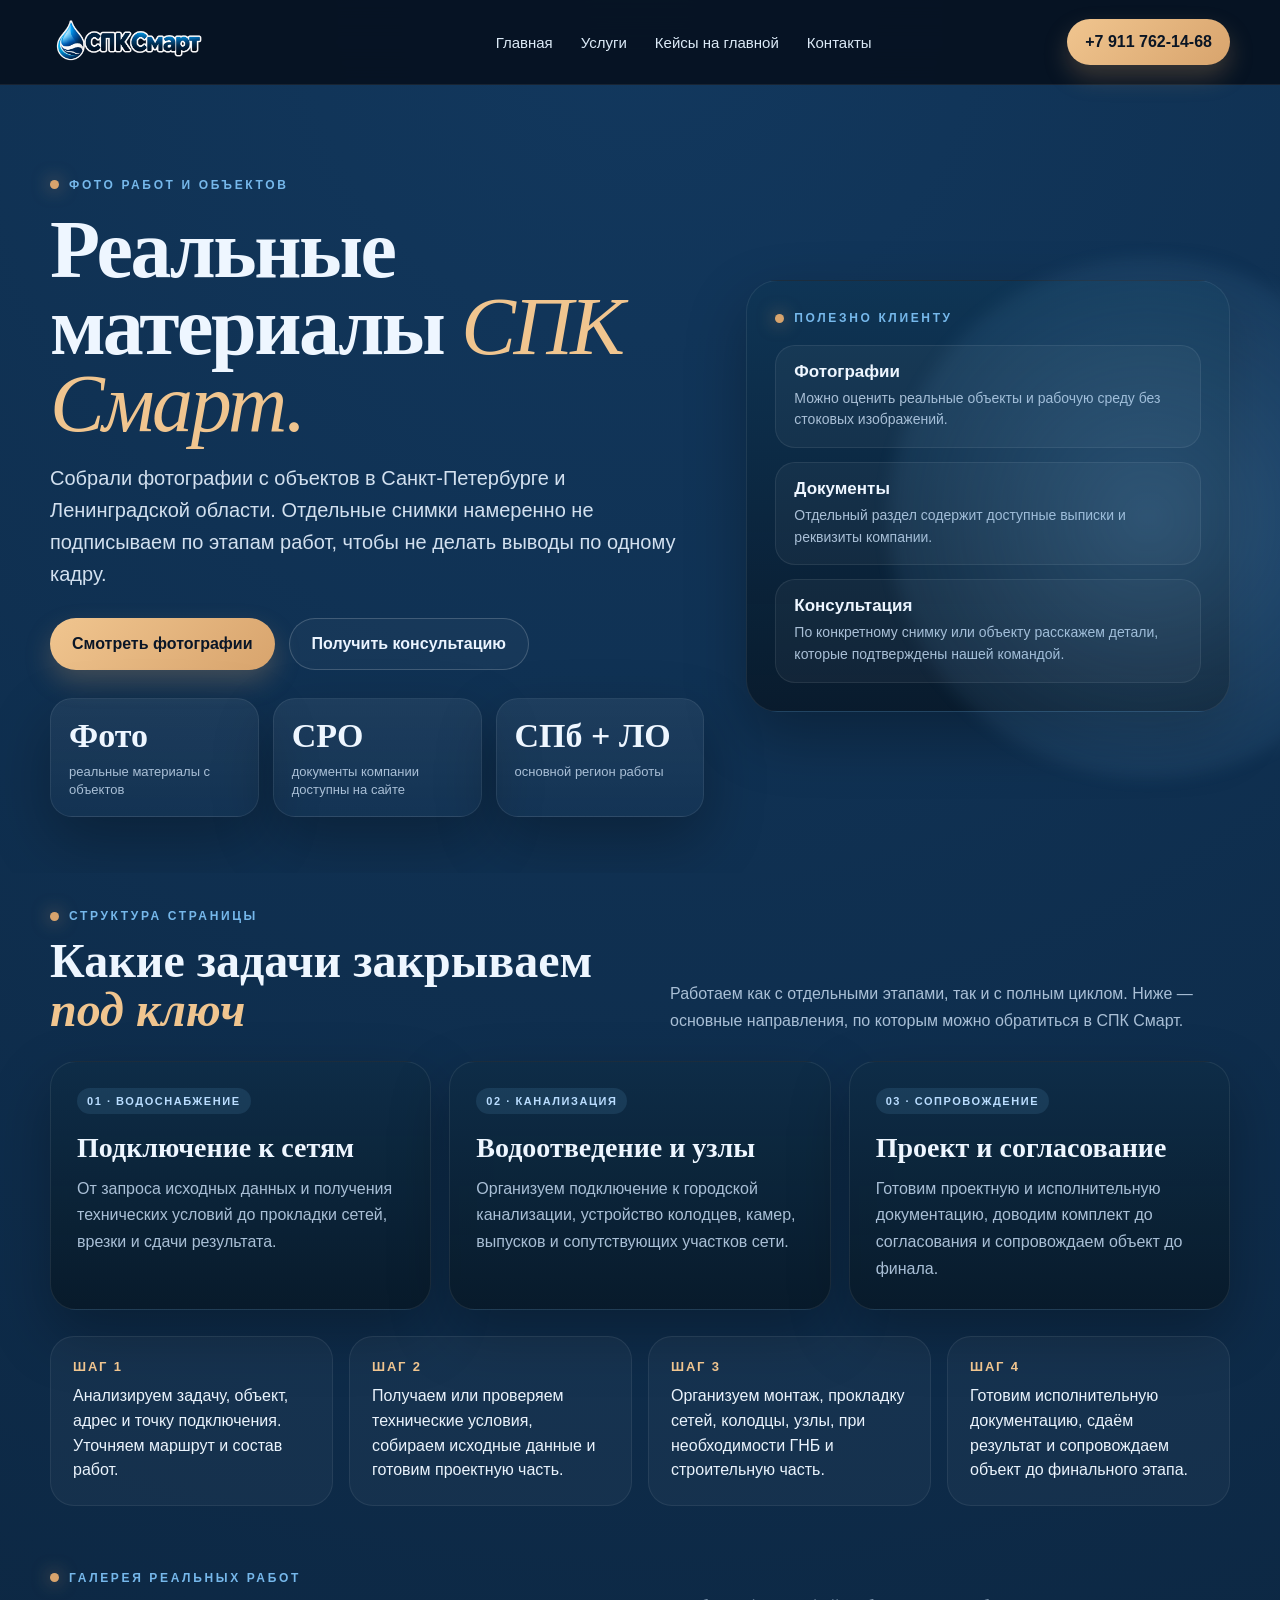
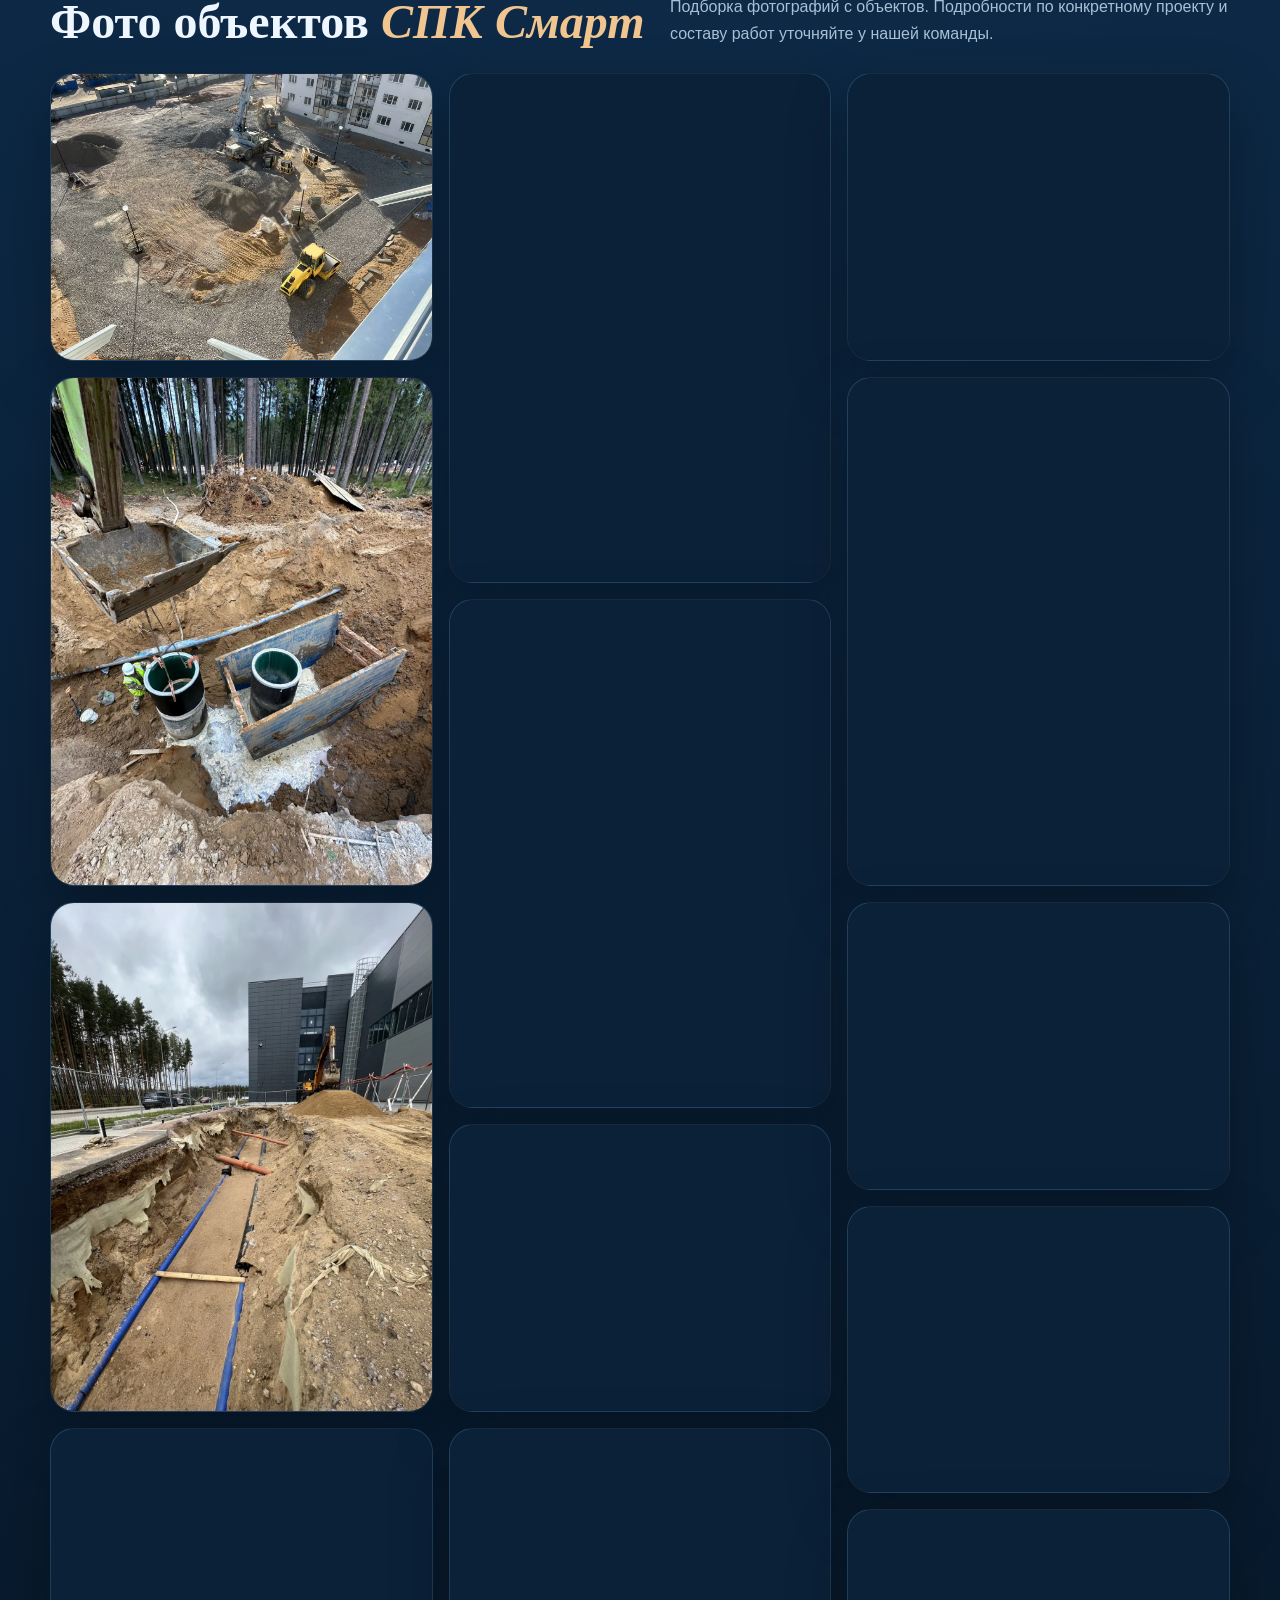
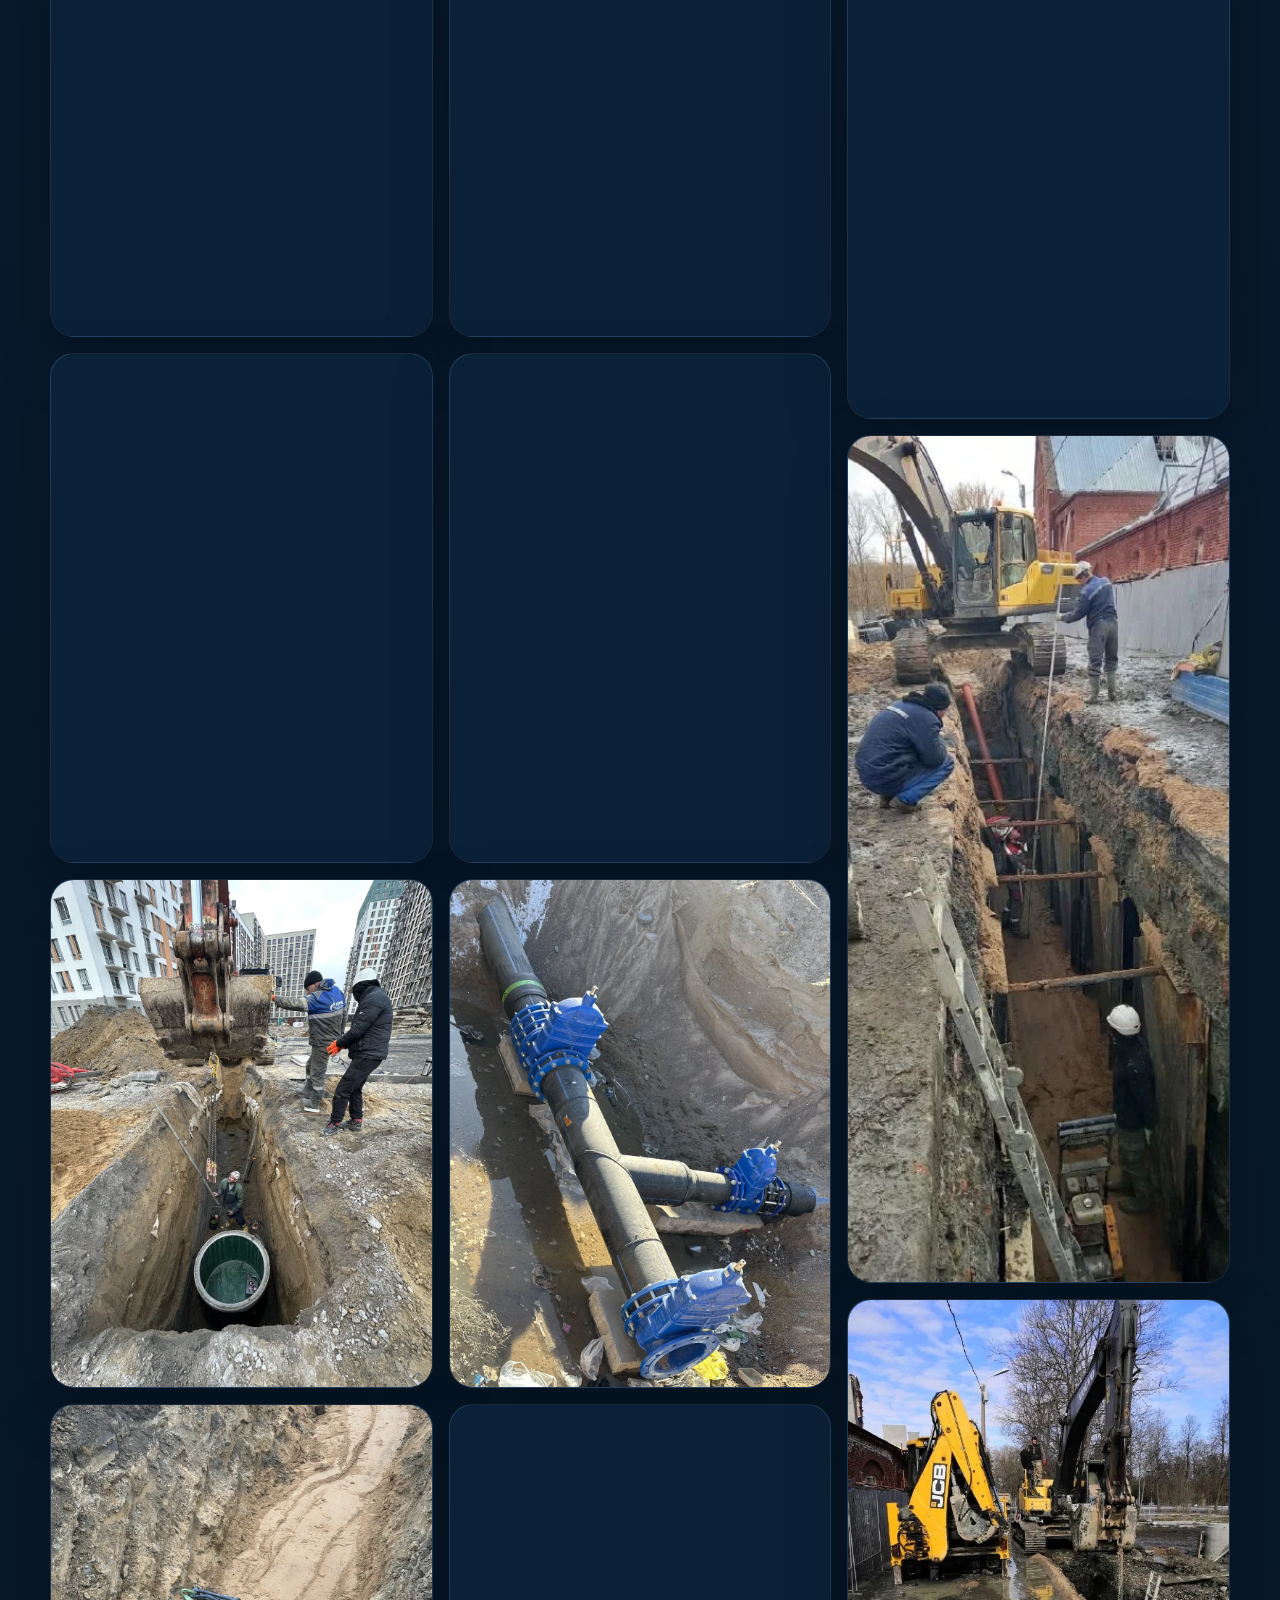
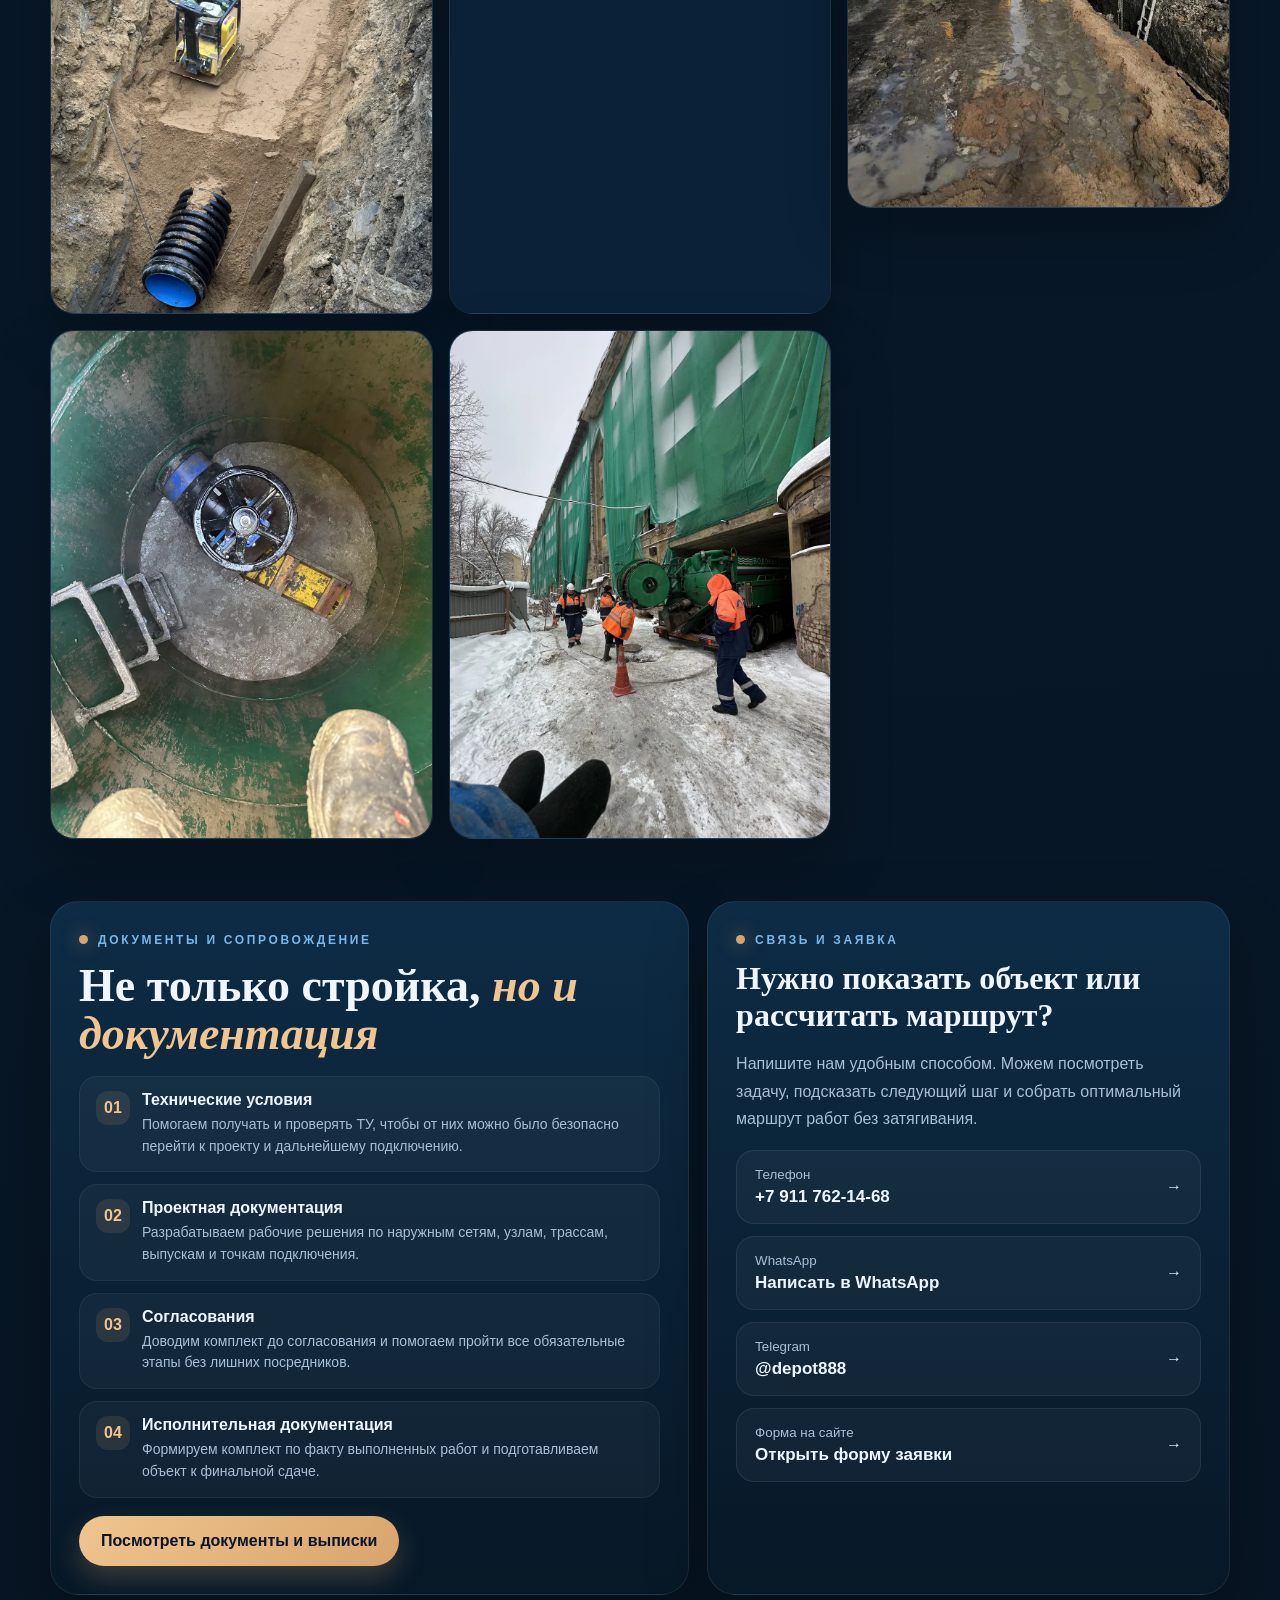
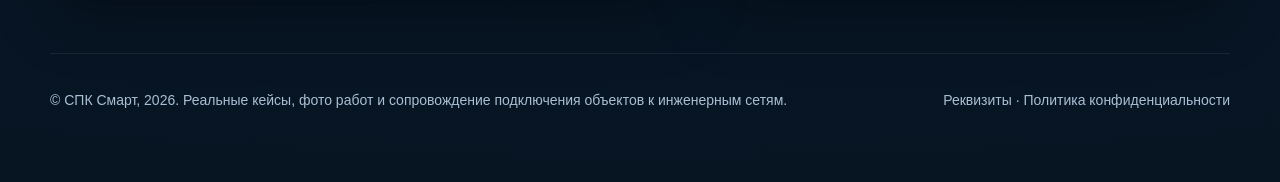
<file: kejsy/index.html>
<!DOCTYPE html>
<html lang="ru">
<head>
  <meta charset="UTF-8">
  <meta name="viewport" content="width=device-width, initial-scale=1.0, viewport-fit=cover">
  <title>Фото работ и объектов СПК Смарт | Санкт-Петербург и Ленинградская область</title>
  <meta name="description" content="Фотографии работ и объектов СПК Смарт в Санкт-Петербурге и Ленинградской области. Реальные материалы с площадок, документы компании и контакты.">
  <meta name="robots" content="index,follow,max-image-preview:large">
  <link rel="canonical" href="https://spk-smart.ru/kejsy/">
  <meta property="og:type" content="website">
  <meta property="og:site_name" content="СПК Смарт">
  <meta property="og:title" content="Фото работ и объектов СПК Смарт">
  <meta property="og:description" content="Реальные фотографии работ и объектов СПК Смарт в Санкт-Петербурге и Ленинградской области.">
  <meta property="og:url" content="https://spk-smart.ru/kejsy/">
  <meta property="og:image" content="https://spk-smart.ru/og-image.jpg">
  <link rel="icon" href="../favicon.ico" sizes="any">
  <link rel="icon" href="../favicon.svg" type="image/svg+xml">
  <link rel="apple-touch-icon" href="../apple-touch-icon.png">
  <link rel="manifest" href="../site.webmanifest">
  <style>
    :root { --bg:#07192d; --bg2:#0d2b49; --panel:#0f3555; --line:rgba(255,255,255,.1); --text:#eef6ff; --muted:#a9bfd6; --brand:#76b8eb; --accent:#d8a46d; --accent2:#f0c58f; --shadow:0 24px 60px rgba(0,0,0,.28); --radius:26px; }
    * { box-sizing:border-box; } html { scroll-behavior:smooth; }
    body { margin:0; font-family:Inter,Arial,sans-serif; color:var(--text); background:radial-gradient(circle at top, #12385e 0%, #081a2d 50%, #071523 100%); }
    a { color:inherit; text-decoration:none; } img { max-width:100%; display:block; }
    .container { width:min(1180px, calc(100% - 32px)); margin:0 auto; }
    .eyebrow { display:inline-flex; align-items:center; gap:10px; font-size:12px; letter-spacing:.22em; text-transform:uppercase; color:var(--brand); font-weight:700; }
    .eyebrow::before { content:''; width:9px; height:9px; border-radius:50%; background:var(--accent); box-shadow:0 0 18px rgba(216,164,109,.7); }
    .site-header { position:sticky; top:0; z-index:30; backdrop-filter:blur(18px); background:rgba(5,15,27,.86); border-bottom:1px solid rgba(255,255,255,.07); }
    .nav { display:flex; align-items:center; justify-content:space-between; gap:20px; min-height:84px; }
    .brand { display:flex; align-items:center; gap:14px; min-width:0; }
    .brand-mark { width:48px; height:48px; border-radius:16px; display:grid; place-items:center; background:linear-gradient(135deg, rgba(118,184,235,.18), rgba(216,164,109,.18)); border:1px solid rgba(255,255,255,.12); }
    .brand-text strong { display:block; font-size:18px; line-height:1; } .brand-text span { display:block; margin-top:5px; font-size:11px; letter-spacing:.16em; text-transform:uppercase; color:var(--muted); } .brand-text strong em { color:#53b8ff; font-style:normal; }
    .nav-links { display:flex; align-items:center; gap:28px; font-size:15px; color:#dceaf7; } .nav-phone { display:inline-flex; align-items:center; gap:10px; padding:14px 18px; border-radius:999px; background:linear-gradient(135deg, var(--accent2), var(--accent)); color:#0a1524; font-weight:800; box-shadow:0 12px 24px rgba(216,164,109,.25); }
    .hero { padding:90px 0 56px; position:relative; overflow:hidden; } .hero::before { content:''; position:absolute; inset:auto -10% 12% auto; width:520px; height:520px; border-radius:50%; background:radial-gradient(circle, rgba(118,184,235,.28), rgba(118,184,235,0)); filter:blur(8px); pointer-events:none; }
    .hero-grid { display:grid; grid-template-columns:1.15fr .85fr; gap:42px; align-items:center; }
    h1 { margin:18px 0 18px; font-family:Georgia,'Times New Roman',serif; font-size:clamp(44px, 7vw, 82px); line-height:.94; font-weight:700; letter-spacing:-.03em; } h1 .accent { color:var(--accent2); font-style:italic; font-weight:500; }
    .lead { font-size:20px; line-height:1.6; color:#d2e0ef; max-width:760px; }
    .hero-actions { display:flex; flex-wrap:wrap; gap:14px; margin-top:28px; }
    .btn { display:inline-flex; align-items:center; justify-content:center; gap:10px; padding:16px 22px; border-radius:999px; font-weight:800; transition:.2s ease; } .btn-primary { background:linear-gradient(135deg, var(--accent2), var(--accent)); color:#0a1627; box-shadow:0 12px 26px rgba(216,164,109,.25); } .btn-secondary { border:1px solid rgba(255,255,255,.18); color:#ebf4ff; background:rgba(255,255,255,.03); }
    .hero-stats { display:grid; grid-template-columns:repeat(3,1fr); gap:14px; margin-top:28px; } .stat { padding:18px 18px 16px; border-radius:22px; background:linear-gradient(180deg, rgba(255,255,255,.06), rgba(255,255,255,.02)); border:1px solid rgba(255,255,255,.08); box-shadow:var(--shadow); } .stat strong { display:block; font-size:34px; font-family:Georgia,serif; } .stat span { display:block; margin-top:8px; font-size:13px; color:var(--muted); line-height:1.4; }
    .hero-card { padding:28px; border-radius:32px; border:1px solid rgba(255,255,255,.08); background:linear-gradient(180deg, rgba(15,53,85,.9), rgba(8,24,40,.88)); box-shadow:var(--shadow); } .hero-card .mini-grid { display:grid; gap:14px; margin-top:18px; } .mini { padding:16px 18px; border-radius:20px; background:rgba(255,255,255,.04); border:1px solid rgba(255,255,255,.08); } .mini b { display:block; font-size:17px; margin-bottom:6px; } .mini p { margin:0; color:var(--muted); font-size:14px; line-height:1.55; }
    section { padding:34px 0 28px; } .section-head { display:flex; align-items:end; justify-content:space-between; gap:20px; margin-bottom:26px; } .section-head h2 { margin:12px 0 0; font-size:clamp(30px,4vw,48px); font-family:Georgia,'Times New Roman',serif; line-height:1.02; } .section-head p { margin:0; max-width:560px; color:var(--muted); line-height:1.7; }
    .case-overview { display:grid; grid-template-columns:repeat(3,1fr); gap:18px; } .overview-card { padding:26px; border-radius:26px; background:linear-gradient(180deg, rgba(14,45,71,.92), rgba(8,25,40,.9)); border:1px solid rgba(255,255,255,.08); box-shadow:var(--shadow); } .overview-card span { display:inline-block; padding:7px 10px; border-radius:999px; background:rgba(118,184,235,.12); color:#baddff; font-size:11px; text-transform:uppercase; letter-spacing:.14em; font-weight:700; } .overview-card h3 { margin:18px 0 12px; font-size:28px; font-family:Georgia,serif; } .overview-card p { margin:0; color:var(--muted); line-height:1.68; }
    .steps { display:grid; grid-template-columns:repeat(4,1fr); gap:16px; margin-top:26px; } .step { padding:22px; border-radius:24px; background:rgba(255,255,255,.035); border:1px solid rgba(255,255,255,.07); } .step strong { display:block; color:var(--accent2); font-size:13px; letter-spacing:.14em; text-transform:uppercase; margin-bottom:10px; } .step p { margin:0; color:#eaf3fc; line-height:1.55; }
    .gallery-grid { column-count:3; column-gap:16px; } .gallery-card { margin:0 0 16px; break-inside:avoid; border-radius:24px; overflow:hidden; background:linear-gradient(180deg, rgba(15,53,85,.92), rgba(8,24,40,.9)); border:1px solid rgba(255,255,255,.08); box-shadow:var(--shadow); } .gallery-card img { width:100%; height:auto; object-fit:contain; background:#0b2138; }
    .docs-box { display:grid; grid-template-columns:1.1fr .9fr; gap:18px; align-items:stretch; } .doc-panel, .cta-panel { padding:28px; border-radius:28px; background:linear-gradient(180deg, rgba(14,45,71,.95), rgba(8,25,40,.92)); border:1px solid rgba(255,255,255,.08); box-shadow:var(--shadow); } .doc-list { display:grid; gap:12px; margin-top:18px; } .doc-item { display:flex; gap:12px; padding:14px 16px; border-radius:18px; background:rgba(255,255,255,.04); border:1px solid rgba(255,255,255,.06); } .doc-icon { flex:0 0 34px; width:34px; height:34px; border-radius:12px; display:grid; place-items:center; background:rgba(216,164,109,.12); color:var(--accent2); font-weight:900; } .doc-item strong { display:block; margin-bottom:5px; font-size:16px; } .doc-item p { margin:0; color:var(--muted); font-size:14px; line-height:1.55; }
    .cta-panel h3 { margin:12px 0; font-size:32px; font-family:Georgia,serif; } .cta-panel p { color:var(--muted); line-height:1.7; } .contact-links { display:grid; gap:12px; margin-top:18px; } .contact-link { display:flex; align-items:center; justify-content:space-between; gap:12px; padding:16px 18px; border-radius:18px; background:rgba(255,255,255,.04); border:1px solid rgba(255,255,255,.08); } .contact-link small { display:block; color:var(--muted); margin-bottom:5px; } .contact-link strong { font-size:17px; }
    .footer { padding:30px 0 60px; color:var(--muted); font-size:14px; } .footer-box { display:flex; justify-content:space-between; gap:20px; padding-top:24px; border-top:1px solid rgba(255,255,255,.08); }
    @media (max-width:1080px) { .hero-grid,.docs-box { grid-template-columns:1fr; } .case-overview,.steps { grid-template-columns:repeat(2,1fr); } .gallery-grid{column-count:2;} .nav-links { gap:16px; font-size:14px; } .nav-phone { padding:12px 14px; font-size:14px; } }
    @media (max-width:780px) { .nav { min-height:72px; } .nav-links { display:none; } .hero { padding-top:68px; } .hero-stats,.case-overview,.steps { grid-template-columns:1fr; } .gallery-grid{column-count:1;} .section-head,.footer-box { display:block; } .section-head p,.footer-box p { margin-top:12px; } .brand-text span { font-size:10px; } }
  </style>
  <script type="application/ld+json">{"@context":"https://schema.org","@type":"CollectionPage","name":"Кейсы и реальные работы СПК Смарт","url":"https://spk-smart.ru/kejsy/","description":"Фотографии и примеры работ по подключению объектов к сетям водоснабжения и водоотведения.","publisher":{"@type":"Organization","name":"СПК Смарт","telephone":"+7 911 762-14-68","address":{"@type":"PostalAddress","streetAddress":"Богатырский пр-кт, д. 39 к. 1 литера А, кв. 3","addressLocality":"Санкт-Петербург","postalCode":"197372","addressCountry":"RU"}}}</script>
<link rel="stylesheet" href="/assets/header-brand.css">
</head>
<body>
  <header class="site-header"><div class="container nav"><a class="brand spk-brand" href="/" aria-label="СПК Смарт — на главную"><img src="/assets/spk-smart-logo.png" width="210" height="40" alt="СПК Смарт"></a><nav class="nav-links" aria-label="Навигация"><a href="../">Главная</a><a href="../uslugi/">Услуги</a><a href="../#cases">Кейсы на главной</a><a href="../#contact">Контакты</a></nav><a class="nav-phone" href="tel:+79117621468">+7 911 762-14-68</a></div></header>
  <main>
    <section class="hero"><div class="container hero-grid"><div><div class="eyebrow">фото работ и объектов</div><h1>Реальные материалы <span class="accent">СПК Смарт.</span></h1><p class="lead">Собрали фотографии с объектов в Санкт-Петербурге и Ленинградской области. Отдельные снимки намеренно не подписываем по этапам работ, чтобы не делать выводы по одному кадру.</p><div class="hero-actions"><a href="#gallery" class="btn btn-primary">Смотреть фотографии</a><a href="../#contact" class="btn btn-secondary">Получить консультацию</a></div><div class="hero-stats"><div class="stat"><strong>Фото</strong><span>реальные материалы с объектов</span></div><div class="stat"><strong>СРО</strong><span>документы компании доступны на сайте</span></div><div class="stat"><strong>СПб + ЛО</strong><span>основной регион работы</span></div></div></div><aside class="hero-card"><div class="eyebrow">полезно клиенту</div><div class="mini-grid"><div class="mini"><b>Фотографии</b><p>Можно оценить реальные объекты и рабочую среду без стоковых изображений.</p></div><div class="mini"><b>Документы</b><p>Отдельный раздел содержит доступные выписки и реквизиты компании.</p></div><div class="mini"><b>Консультация</b><p>По конкретному снимку или объекту расскажем детали, которые подтверждены нашей командой.</p></div></div></aside></div></section>
    <section><div class="container"><div class="section-head"><div><div class="eyebrow">структура страницы</div><h2>Какие задачи закрываем <span style="color:var(--accent2);font-style:italic;">под ключ</span></h2></div><p>Работаем как с отдельными этапами, так и с полным циклом. Ниже — основные направления, по которым можно обратиться в СПК Смарт.</p></div><div class="case-overview"><article class="overview-card"><span>01 · Водоснабжение</span><h3>Подключение к сетям</h3><p>От запроса исходных данных и получения технических условий до прокладки сетей, врезки и сдачи результата.</p></article><article class="overview-card"><span>02 · Канализация</span><h3>Водоотведение и узлы</h3><p>Организуем подключение к городской канализации, устройство колодцев, камер, выпусков и сопутствующих участков сети.</p></article><article class="overview-card"><span>03 · Сопровождение</span><h3>Проект и согласование</h3><p>Готовим проектную и исполнительную документацию, доводим комплект до согласования и сопровождаем объект до финала.</p></article></div><div class="steps"><div class="step"><strong>Шаг 1</strong><p>Анализируем задачу, объект, адрес и точку подключения. Уточняем маршрут и состав работ.</p></div><div class="step"><strong>Шаг 2</strong><p>Получаем или проверяем технические условия, собираем исходные данные и готовим проектную часть.</p></div><div class="step"><strong>Шаг 3</strong><p>Организуем монтаж, прокладку сетей, колодцы, узлы, при необходимости ГНБ и строительную часть.</p></div><div class="step"><strong>Шаг 4</strong><p>Готовим исполнительную документацию, сдаём результат и сопровождаем объект до финального этапа.</p></div></div></div></section>
    <section id="gallery"><div class="container"><div class="section-head"><div><div class="eyebrow">галерея реальных работ</div><h2>Фото объектов <span style="color:var(--accent2);font-style:italic;">СПК Смарт</span></h2></div><p>Подборка фотографий с объектов. Подробности по конкретному проекту и составу работ уточняйте у нашей команды.</p></div><div class="gallery-grid">
        <figure class="gallery-card reveal">
          <img src="../assets/featured/home-object-site.webp" alt="Фото с объекта СПК Смарт" loading="lazy" decoding="async">
        </figure>
        <figure class="gallery-card reveal">
          <img src="../assets/featured/home-object-wells.webp" alt="Фото с объекта СПК Смарт" loading="lazy" decoding="async">
        </figure>
        <figure class="gallery-card reveal">
          <img src="../assets/cases/case-01.webp" alt="Фото с объекта СПК Смарт, 1" loading="lazy" decoding="async">
        </figure>
        <figure class="gallery-card reveal">
          <img src="../assets/cases/case-02.webp" alt="Фото с объекта СПК Смарт, 2" loading="lazy" decoding="async">
        </figure>
        <figure class="gallery-card reveal">
          <img src="../assets/cases/case-03.webp" alt="Фото с объекта СПК Смарт, 3" loading="lazy" decoding="async">
        </figure>
        <figure class="gallery-card reveal">
          <img src="../assets/cases/case-04.webp" alt="Фото с объекта СПК Смарт, 4" loading="lazy" decoding="async">
        </figure>
        <figure class="gallery-card reveal">
          <img src="../assets/cases/case-05.webp" alt="Фото с объекта СПК Смарт, 5" loading="lazy" decoding="async">
        </figure>
        <figure class="gallery-card reveal">
          <img src="../assets/cases/case-06.webp" alt="Фото с объекта СПК Смарт, 6" loading="lazy" decoding="async">
        </figure>
        <figure class="gallery-card reveal">
          <img src="../assets/cases/case-08.webp" alt="Фото с объекта СПК Смарт, 8" loading="lazy" decoding="async">
        </figure>
        <figure class="gallery-card reveal">
          <img src="../assets/cases/case-09.webp" alt="Фото с объекта СПК Смарт, 9" loading="lazy" decoding="async">
        </figure>
        <figure class="gallery-card reveal">
          <img src="../assets/cases/case-10.webp" alt="Фото с объекта СПК Смарт, 10" loading="lazy" decoding="async">
        </figure>
        <figure class="gallery-card reveal">
          <img src="../assets/cases/case-11.webp" alt="Фото с объекта СПК Смарт, 11" loading="lazy" decoding="async">
        </figure>
        <figure class="gallery-card reveal">
          <img src="../assets/cases/case-12.webp" alt="Фото с объекта СПК Смарт, 12" loading="lazy" decoding="async">
        </figure>
        <figure class="gallery-card reveal">
          <img src="../assets/cases/case-13.webp" alt="Фото с объекта СПК Смарт, 13" loading="lazy" decoding="async">
        </figure>
        <figure class="gallery-card reveal">
          <img src="../assets/cases/case-14.webp" alt="Фото с объекта СПК Смарт, 14" loading="lazy" decoding="async">
        </figure>
        <figure class="gallery-card reveal">
          <img src="../assets/cases/case-15.webp" alt="Фото с объекта СПК Смарт, 15" loading="lazy" decoding="async">
        </figure>
        <figure class="gallery-card reveal">
          <img src="../assets/cases/case-16.webp" alt="Фото с объекта СПК Смарт, 16" loading="lazy" decoding="async">
        </figure>
        <figure class="gallery-card reveal">
          <img src="../assets/cases/case-17.webp" alt="Фото с объекта СПК Смарт, 17" loading="lazy" decoding="async">
        </figure>
        <figure class="gallery-card reveal">
          <img src="../assets/cases/case-18.webp" alt="Фото с объекта СПК Смарт, 18" loading="lazy" decoding="async">
        </figure>
        <figure class="gallery-card reveal">
          <img src="../assets/cases/case-19.webp" alt="Фото с объекта СПК Смарт, 19" loading="lazy" decoding="async">
        </figure>

        <figure class="gallery-card reveal">
          <img src="../assets/cases/case-20.webp" alt="Фото с объекта СПК Смарт, 20" loading="lazy" decoding="async">
        </figure>
        <figure class="gallery-card reveal">
          <img src="../assets/cases/case-21.webp" alt="Фото с объекта СПК Смарт, 21" loading="lazy" decoding="async">
        </figure>
        <figure class="gallery-card reveal">
          <img src="../assets/cases/case-22.webp" alt="Фото с объекта СПК Смарт, 22" loading="lazy" decoding="async">
        </figure>
        </div></div></section>
    <section><div class="container docs-box"><div class="doc-panel"><div class="eyebrow">документы и сопровождение</div><h2 style="margin:14px 0 0; font-size:clamp(30px,4vw,46px); font-family:Georgia,serif; line-height:1.04;">Не только стройка, <span style="color:var(--accent2);font-style:italic;">но и документация</span></h2><div class="doc-list"><div class="doc-item"><div class="doc-icon">01</div><div><strong>Технические условия</strong><p>Помогаем получать и проверять ТУ, чтобы от них можно было безопасно перейти к проекту и дальнейшему подключению.</p></div></div><div class="doc-item"><div class="doc-icon">02</div><div><strong>Проектная документация</strong><p>Разрабатываем рабочие решения по наружным сетям, узлам, трассам, выпускам и точкам подключения.</p></div></div><div class="doc-item"><div class="doc-icon">03</div><div><strong>Согласования</strong><p>Доводим комплект до согласования и помогаем пройти все обязательные этапы без лишних посредников.</p></div></div><div class="doc-item"><div class="doc-icon">04</div><div><strong>Исполнительная документация</strong><p>Формируем комплект по факту выполненных работ и подготавливаем объект к финальной сдаче.</p></div></div></div><div style="margin-top:18px"><a class="btn btn-primary" href="../dokumenty/">Посмотреть документы и выписки</a></div></div><div class="cta-panel"><div class="eyebrow">связь и заявка</div><h3>Нужно показать объект или рассчитать маршрут?</h3><p>Напишите нам удобным способом. Можем посмотреть задачу, подсказать следующий шаг и собрать оптимальный маршрут работ без затягивания.</p><div class="contact-links"><a class="contact-link" href="tel:+79117621468"><div><small>Телефон</small><strong>+7 911 762-14-68</strong></div><span>→</span></a><a class="contact-link" href="https://wa.me/79117621468?text=Здравствуйте!%20Хочу%20обсудить%20подключение%20объекта" target="_blank" rel="noopener"><div><small>WhatsApp</small><strong>Написать в WhatsApp</strong></div><span>→</span></a><a class="contact-link" href="https://t.me/depot888" target="_blank" rel="noopener"><div><small>Telegram</small><strong>@depot888</strong></div><span>→</span></a><a class="contact-link" href="../#contact"><div><small>Форма на сайте</small><strong>Открыть форму заявки</strong></div><span>→</span></a></div></div></div></section>
  </main>
  <footer class="footer"><div class="container footer-box"><p>© СПК Смарт, 2026. Реальные кейсы, фото работ и сопровождение подключения объектов к инженерным сетям.</p><p><a href="../rekvizity/">Реквизиты</a> · <a href="../politika-konfidencialnosti/">Политика конфиденциальности</a></p></div></footer>
</body></html>
</file>
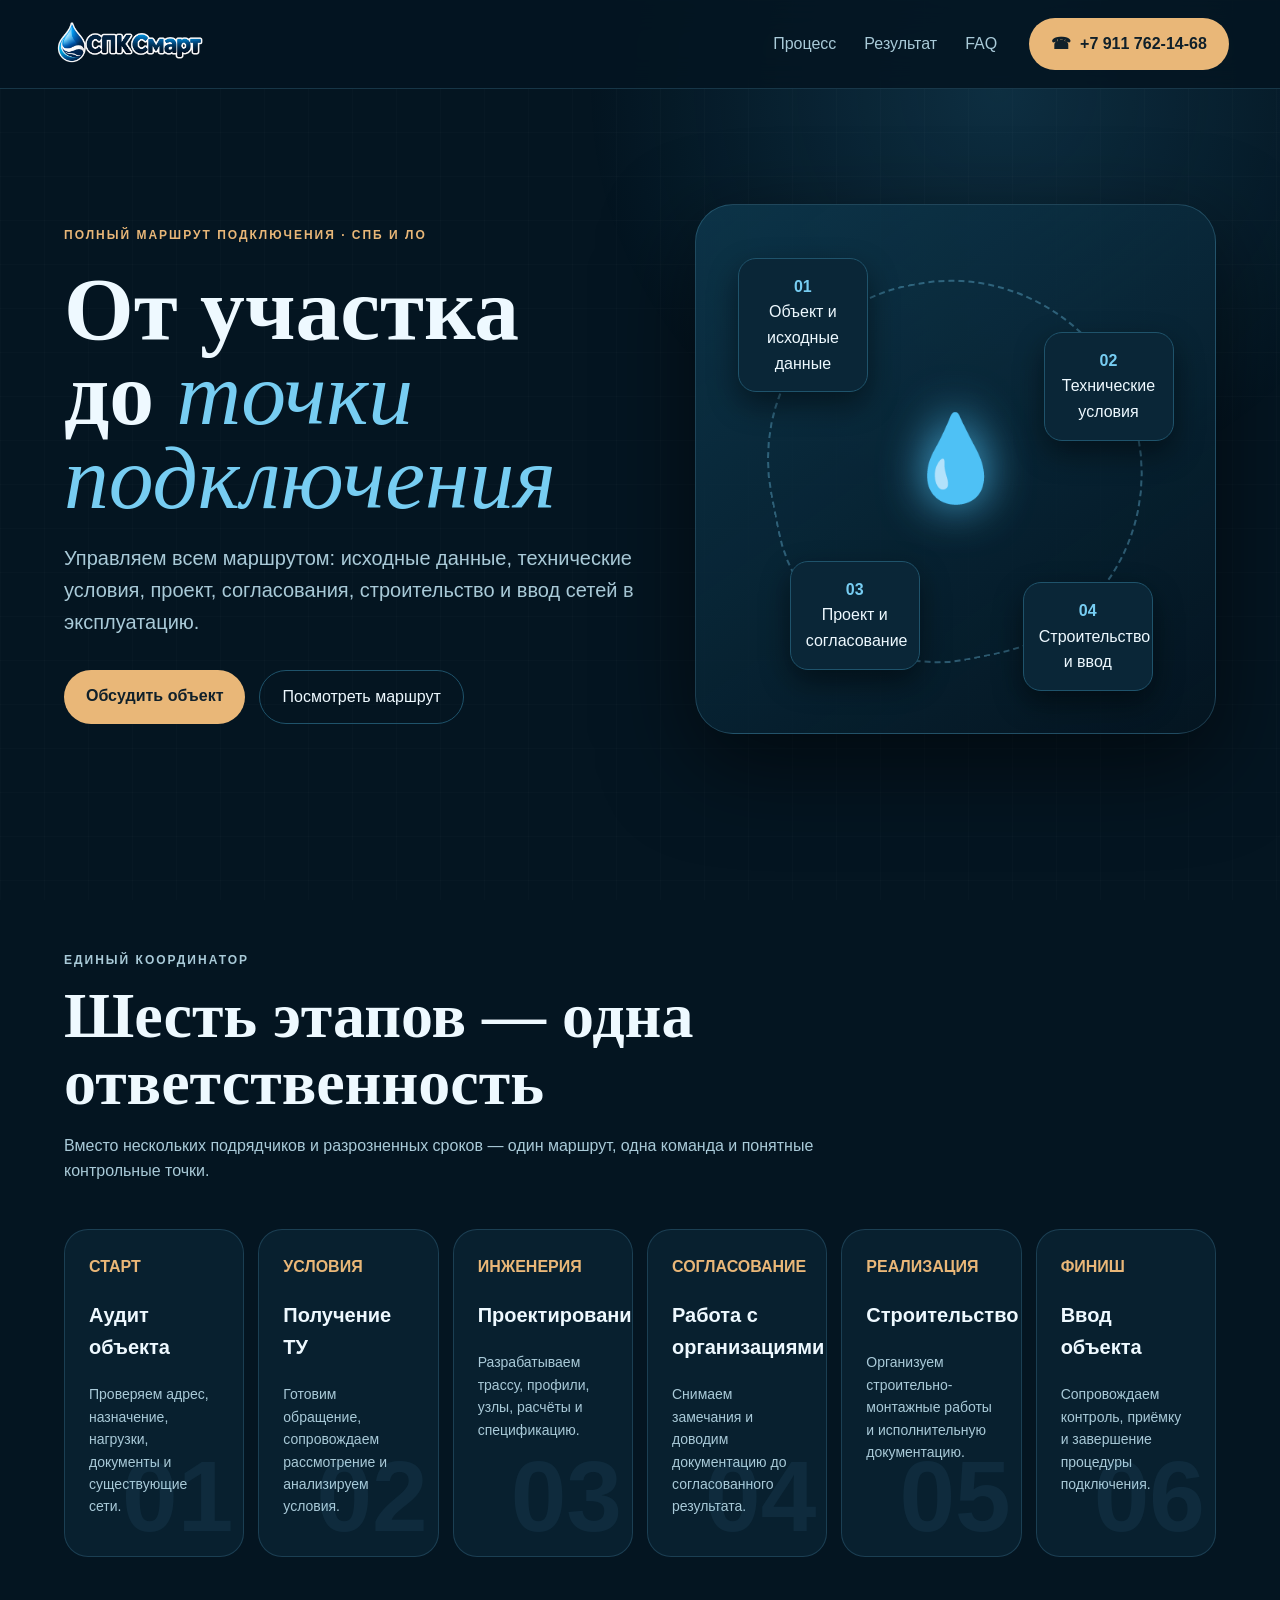
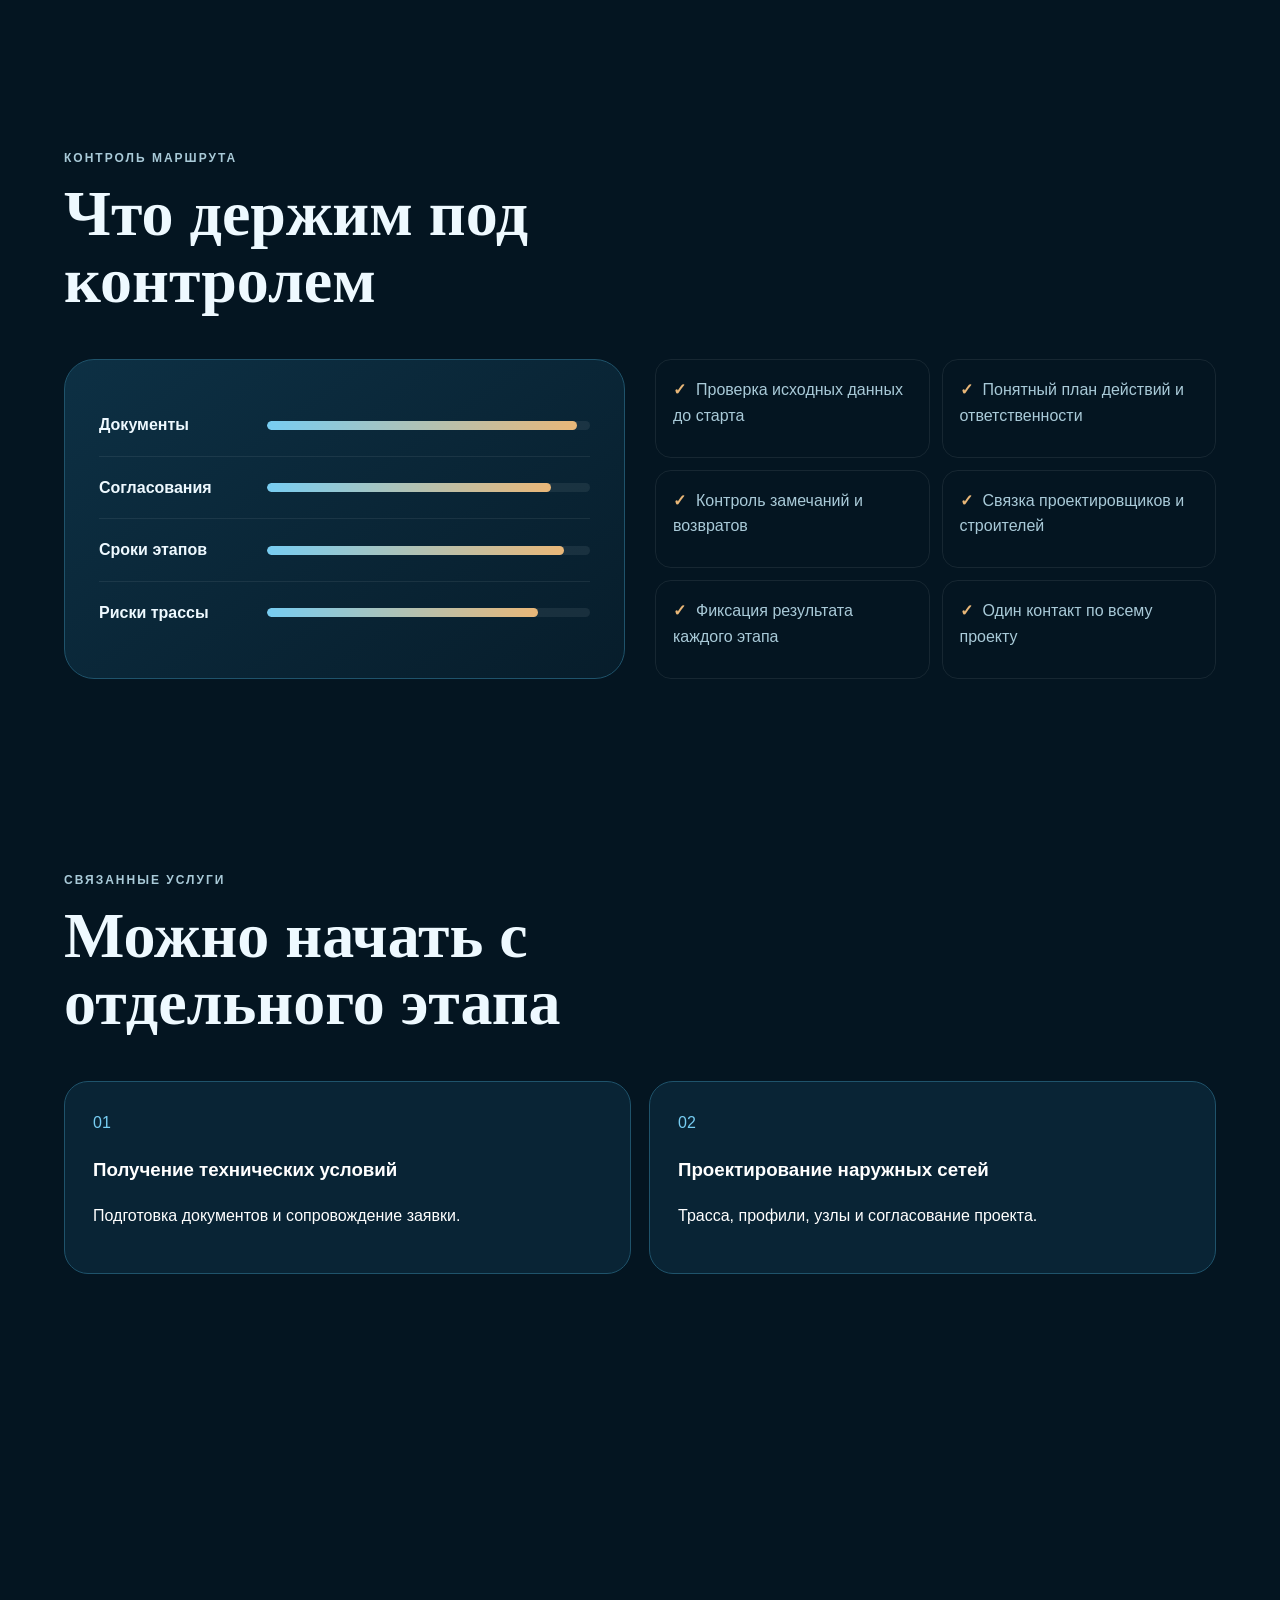
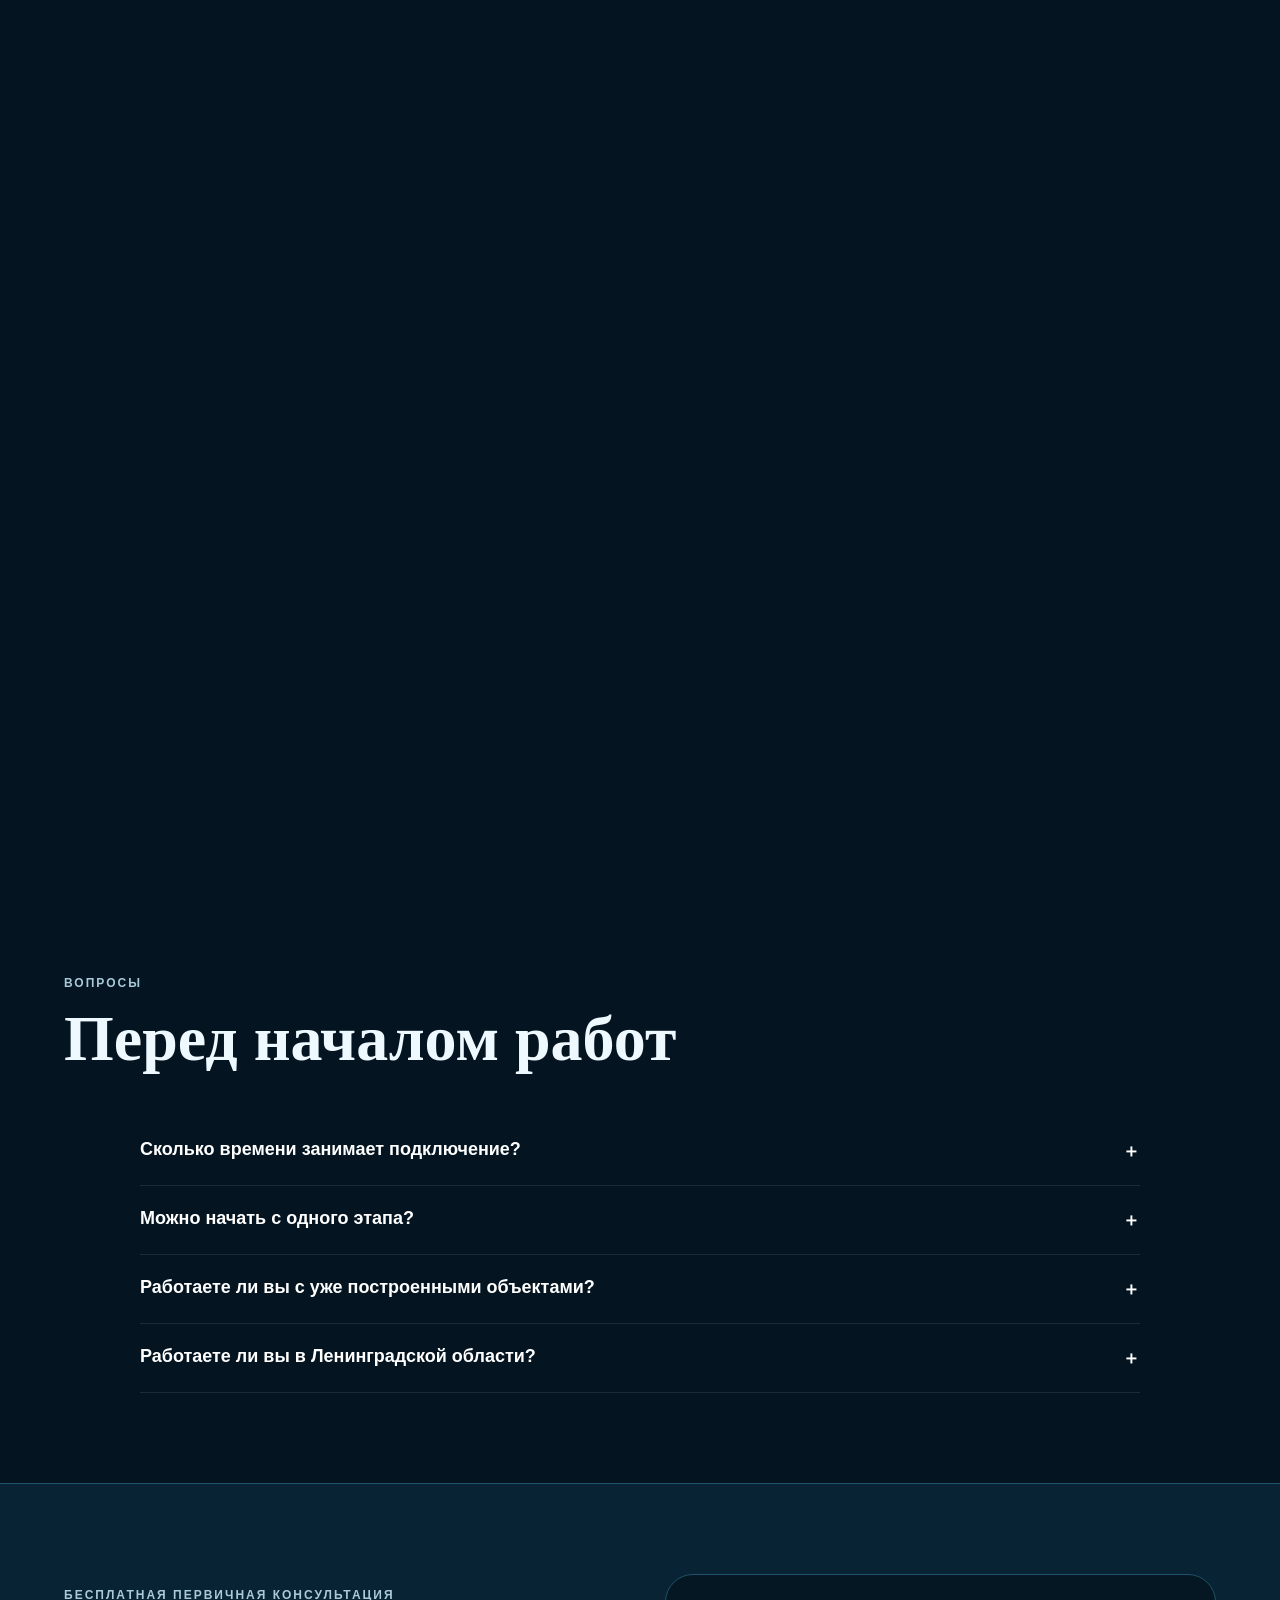
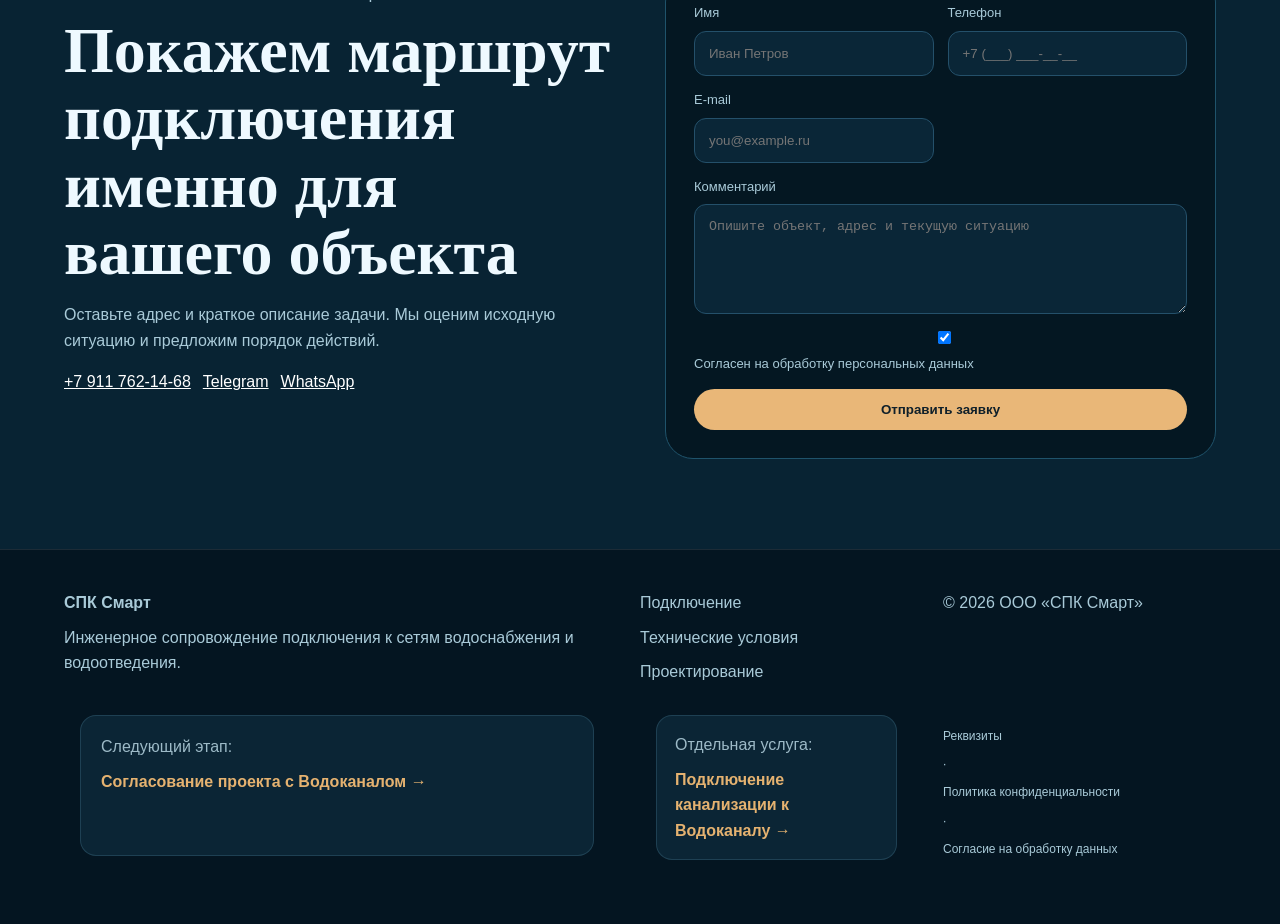
<file: podklyuchenie-k-vodokanalu/index.html>
<!doctype html><html lang="ru"><head><meta charset="utf-8"><meta name="viewport" content="width=device-width,initial-scale=1,viewport-fit=cover"><script type="text/javascript">(function(m,e,t,r,i,k,a){m[i]=m[i]||function(){(m[i].a=m[i].a||[]).push(arguments)};m[i].l=1*new Date();for(var j=0;j<document.scripts.length;j++){if(document.scripts[j].src===r){return;}}k=e.createElement(t),a=e.getElementsByTagName(t)[0],k.async=1,k.src=r,a.parentNode.insertBefore(k,a)})(window,document,'script','https://mc.yandex.ru/metrika/tag.js?id=110924726','ym');ym(110924726,'init',{ssr:true,webvisor:true,clickmap:true,ecommerce:'dataLayer',referrer:document.referrer,url:location.href,accurateTrackBounce:true,trackLinks:true});</script><title>Подключение к Водоканалу СПб под ключ | СПК Смарт</title><meta name="description" content="Подключение объектов к сетям Водоканала Санкт-Петербурга под ключ: технические условия, проектирование, согласование, строительство и ввод."><meta name="robots" content="index,follow"><link rel="canonical" href="https://spk-smart.ru/podklyuchenie-k-vodokanalu/"><meta property="og:title" content="Подключение к Водоканалу СПб под ключ"><meta property="og:description" content="Полный маршрут подключения объекта — от исходных данных до ввода сетей."><meta property="og:url" content="https://spk-smart.ru/podklyuchenie-k-vodokanalu/"><meta property="og:type" content="website"><meta property="og:image" content="https://spk-smart.ru/og-image.jpg"><meta name="theme-color" content="#041521"><meta name="format-detection" content="telephone=no"><link rel="icon" href="/favicon.ico" sizes="any"><link rel="icon" type="image/svg+xml" href="/favicon.svg"><link rel="manifest" href="/site.webmanifest"><script type="application/ld+json">{"@context": "https://schema.org", "@type": "Service", "name": "Подключение к Водоканалу Санкт-Петербурга под ключ", "provider": {"@type": "LocalBusiness", "name": "СПК Смарт"}, "areaServed": ["Санкт-Петербург", "Ленинградская область"], "url": "https://spk-smart.ru/podklyuchenie-k-vodokanalu/", "description": "Полный комплекс работ по подключению объектов к сетям водоснабжения и водоотведения."}
{"@context": "https://schema.org", "@type": "FAQPage", "mainEntity": [{"@type": "Question", "name": "Сколько времени занимает подключение?", "acceptedAnswer": {"@type": "Answer", "text": "Срок зависит от технических условий, готовности исходных данных и объёма согласований. После первичного анализа мы строим реалистичный маршрут работ."}}, {"@type": "Question", "name": "Можно начать с одного этапа?", "acceptedAnswer": {"@type": "Answer", "text": "Да. Можно заказать только технические условия, проектирование, согласование или весь комплекс под ключ."}}, {"@type": "Question", "name": "Работаете ли вы с уже построенными объектами?", "acceptedAnswer": {"@type": "Answer", "text": "Да, сопровождаем новое строительство, реконструкцию и переподключение существующих объектов."}}, {"@type": "Question", "name": "Работаете ли вы в Ленинградской области?", "acceptedAnswer": {"@type": "Answer", "text": "Да, работаем в Санкт-Петербурге и Ленинградской области при наличии технической возможности подключения."}}]}</script><style>
:root{--bg:#041521;--panel:#0a2637;--line:#1f536b;--blue:#77cdf2;--gold:#e9b778;--text:#eef9ff;--muted:#a9cad8}*{box-sizing:border-box}html{scroll-behavior:smooth}body{margin:0;background:var(--bg);color:var(--text);font-family:Inter,Arial,sans-serif;line-height:1.6}body:before{content:"";position:fixed;inset:0;pointer-events:none;background:radial-gradient(circle at 78% 10%,rgba(55,157,205,.19),transparent 32%),linear-gradient(rgba(255,255,255,.016) 1px,transparent 1px),linear-gradient(90deg,rgba(255,255,255,.016) 1px,transparent 1px);background-size:auto,44px 44px,44px 44px}header{position:sticky;top:0;z-index:20;display:flex;align-items:center;gap:32px;padding:18px max(4vw,24px);background:rgba(4,21,33,.88);backdrop-filter:blur(16px);border-bottom:1px solid rgba(119,205,242,.18)}.brand{display:flex;align-items:center;gap:12px;text-decoration:none;color:#fff;margin-right:auto}.brand img{width:38px;height:38px}.brand span{font-size:18px}.brand b{font-size:22px}.brand small{display:block;color:var(--gold);font-size:9px;letter-spacing:1.8px}nav{display:flex;gap:28px}nav a,footer a{color:var(--muted);text-decoration:none}.phone,.btn,button{background:var(--gold);color:#10202a;text-decoration:none;padding:13px 22px;border-radius:999px;font-weight:800;border:0;cursor:pointer}.hero{min-height:760px;display:grid;grid-template-columns:1.05fr .95fr;gap:56px;align-items:center;padding:80px max(5vw,34px);max-width:1500px;margin:auto}.eyebrow,.kicker{color:var(--gold);font-size:12px;letter-spacing:2px;font-weight:800}.hero h1{font-family:Georgia,serif;font-size:clamp(52px,7vw,104px);line-height:.94;margin:22px 0}.hero h1 em{color:var(--blue);font-weight:400}.lead{max-width:680px;color:var(--muted);font-size:20px}.hero-actions{display:flex;gap:14px;flex-wrap:wrap;margin-top:32px}.ghost{border:1px solid var(--line);color:var(--text);padding:13px 22px;border-radius:999px;text-decoration:none}.route-map{position:relative;min-height:530px;border:1px solid rgba(119,205,242,.22);border-radius:38px;background:linear-gradient(145deg,rgba(13,54,75,.9),rgba(4,21,33,.7));overflow:hidden;box-shadow:0 30px 90px #0008}.route-map:before{content:"";position:absolute;inset:14%;border:2px dashed rgba(119,205,242,.35);border-radius:48% 52% 50% 44%;transform:rotate(-11deg)}.node{position:absolute;width:130px;padding:15px;background:#0a2637;border:1px solid var(--line);border-radius:18px;text-align:center;box-shadow:0 12px 30px #0007}.node b{display:block;color:var(--blue)}.n1{left:8%;top:10%}.n2{right:8%;top:24%}.n3{left:18%;bottom:12%}.n4{right:12%;bottom:8%}.center-drop{position:absolute;left:50%;top:48%;transform:translate(-50%,-50%);font-size:84px;filter:drop-shadow(0 0 24px #4cb8e9)}section{padding:90px max(5vw,34px);position:relative}.section-head{max-width:760px;margin-bottom:45px}.section-head h2,.contact h2{font-family:Georgia,serif;font-size:clamp(38px,5vw,70px);line-height:1.05;margin:10px 0}.section-head p,.contact p{color:var(--muted)}.journey{display:grid;grid-template-columns:repeat(6,1fr);gap:14px}.stage{min-height:250px;padding:24px;border:1px solid rgba(119,205,242,.18);border-radius:24px;background:rgba(10,38,55,.7);position:relative;overflow:hidden}.stage:after{content:attr(data-n);position:absolute;right:10px;bottom:-20px;font-size:100px;font-weight:900;color:rgba(119,205,242,.07)}.stage b{color:var(--gold)}.stage h3{font-size:20px}.stage p{color:var(--muted);font-size:14px}.control-room{display:grid;grid-template-columns:1fr 1fr;gap:30px}.dashboard{padding:34px;border-radius:30px;background:linear-gradient(145deg,#0d3044,#071d2b);border:1px solid var(--line)}.meter{display:grid;grid-template-columns:150px 1fr;align-items:center;gap:18px;padding:18px 0;border-bottom:1px solid #ffffff12}.meter:last-child{border:0}.bar{height:9px;background:#ffffff12;border-radius:20px;overflow:hidden}.bar i{display:block;height:100%;background:linear-gradient(90deg,var(--blue),var(--gold));border-radius:20px}.check-grid{display:grid;grid-template-columns:repeat(2,1fr);gap:12px}.check{padding:17px;border:1px solid #ffffff14;border-radius:16px;color:var(--muted)}.check:before{content:'✓';color:var(--gold);font-weight:900;margin-right:10px}.links{display:grid;grid-template-columns:repeat(2,1fr);gap:18px}.link-card{padding:28px;border-radius:24px;border:1px solid var(--line);text-decoration:none;color:#fff;background:#092435}.link-card span{color:var(--blue)}.faq{max-width:1000px;margin:auto}.faq-item{border-bottom:1px solid #ffffff18}.faq-item button{width:100%;background:none;color:#fff;border-radius:0;text-align:left;padding:22px 0;font-size:18px;display:flex;justify-content:space-between}.faq-answer{display:none;color:var(--muted);padding:0 0 24px}.faq-item.open .faq-answer{display:block}.contact{display:grid;grid-template-columns:1fr 1fr;gap:50px;background:#082333;border-top:1px solid var(--line)}form{display:grid;grid-template-columns:1fr 1fr;gap:14px;padding:28px;border:1px solid var(--line);border-radius:28px;background:#041722}label{display:grid;gap:7px;color:var(--muted);font-size:13px}label:nth-of-type(4),.consent,form button{grid-column:1/-1}input,textarea{width:100%;background:#0a2637;border:1px solid #24506a;border-radius:12px;color:#fff;padding:14px}textarea{min-height:110px}.channels{display:flex;gap:12px;flex-wrap:wrap}.channels a{color:#fff}.notice{padding:24px;border-radius:20px;background:#0a2637}footer{display:grid;grid-template-columns:2fr 1fr 1fr;gap:30px;padding:40px max(5vw,34px);border-top:1px solid #ffffff18}footer div{display:flex;flex-direction:column;gap:9px;color:var(--muted)}@media(max-width:1050px){.hero,.contact,.control-room{grid-template-columns:1fr}.journey{grid-template-columns:repeat(2,1fr)}nav{display:none}.route-map{min-height:440px}}@media(max-width:650px){header{padding:12px 16px}.phone{padding:10px;font-size:0}.phone:before{content:'☎';font-size:18px}.hero{padding:50px 20px}.journey,.links,.check-grid,form{grid-template-columns:1fr}.contact,section{padding:65px 20px}form>*{grid-column:1!important}footer{grid-template-columns:1fr}.node{width:110px;font-size:12px}.route-map{min-height:390px}}
</style>
<style id="spk-real-work-style">
  .spk-real-work{padding:56px 0;position:relative;content-visibility:auto;contain-intrinsic-size:720px}
  .spk-real-inner{width:min(1180px,calc(100% - 32px));margin:0 auto}
  .spk-real-head{display:flex;align-items:end;justify-content:space-between;gap:24px;margin-bottom:24px}
  .spk-real-kicker{font:700 11px/1.2 'JetBrains Mono',monospace;letter-spacing:.18em;text-transform:uppercase;color:#78c8f5;margin-bottom:10px}
  .spk-real-title{margin:0;font-family:Georgia,'Times New Roman',serif;font-size:clamp(30px,4vw,48px);line-height:1.04;color:#f5f9ff}
  .spk-real-title em{font-weight:400;color:#efbb7c}
  .spk-real-note{max-width:520px;margin:0;color:#a9bfd6;line-height:1.65;font-size:15px}
  .spk-real-grid{display:grid;grid-template-columns:repeat(2,minmax(0,1fr));gap:16px}
  .spk-real-card{position:relative;min-height:330px;overflow:hidden;border-radius:26px;border:1px solid rgba(255,255,255,.1);background:#0c2741;box-shadow:0 20px 48px rgba(0,0,0,.22)}
  .spk-real-card img{width:100%;height:100%;min-height:330px;object-fit:cover;display:block;transition:transform .45s ease}
  .spk-real-card:hover img{transform:scale(1.025)}
  .spk-real-actions{display:flex;gap:12px;flex-wrap:wrap;margin-top:20px}
  .spk-real-link{display:inline-flex;align-items:center;justify-content:center;padding:13px 18px;border-radius:999px;border:1px solid rgba(255,255,255,.16);color:#eef7ff;text-decoration:none;font-weight:700;background:rgba(255,255,255,.04)}
  .spk-real-link.primary{border-color:transparent;background:linear-gradient(135deg,#f0c58f,#d8a46d);color:#081725}
  .spk-proof-grid{display:grid;grid-template-columns:1fr 1fr;gap:16px}
  .spk-proof-doc{display:grid;grid-template-columns:180px 1fr;gap:20px;align-items:center;padding:20px;border-radius:26px;border:1px solid rgba(255,255,255,.1);background:linear-gradient(180deg,rgba(14,45,71,.94),rgba(8,24,40,.94));box-shadow:0 20px 48px rgba(0,0,0,.22)}
  .spk-proof-doc img{width:180px;aspect-ratio:3/4;object-fit:cover;object-position:top;border-radius:16px;background:white}
  .spk-proof-doc h3{margin:0 0 9px;color:#fff;font-size:23px}
  .spk-proof-doc p{margin:0;color:#a9bfd6;line-height:1.6;font-size:14px}
  .spk-proof-doc a{display:inline-flex;margin-top:14px;color:#f0c58f;font-weight:700;text-decoration:none}
  .spk-home-trust{margin-top:30px;padding:22px;border:1px solid rgba(255,255,255,.1);border-radius:24px;background:linear-gradient(135deg,rgba(13,43,73,.86),rgba(8,26,44,.86));display:grid;grid-template-columns:1fr auto;gap:20px;align-items:center}
  .spk-home-trust strong{display:block;font-family:Georgia,'Times New Roman',serif;font-size:25px;color:#fff;margin-bottom:6px}
  .spk-home-trust p{margin:0;color:#a9bfd6;line-height:1.55}
  .spk-home-trust-actions{display:flex;gap:10px;flex-wrap:wrap}
  @media(max-width:800px){.spk-real-head{display:block}.spk-real-note{margin-top:12px}.spk-real-grid,.spk-proof-grid{grid-template-columns:1fr}.spk-real-card,.spk-real-card img{min-height:270px}.spk-proof-doc{grid-template-columns:110px 1fr}.spk-proof-doc img{width:110px}.spk-home-trust{grid-template-columns:1fr}.spk-real-work{padding:42px 0}}
</style>

<link rel="stylesheet" href="/assets/header-brand.css">
</head><body><header><a class="brand spk-brand" href="/" aria-label="СПК Смарт — на главную"><img src="/assets/spk-smart-logo.png" width="210" height="40" alt="СПК Смарт"></a><nav><a href="#process">Процесс</a><a href="#result">Результат</a><a href="#faq">FAQ</a></nav><a class="phone" href="tel:+79117621468">☎ &nbsp;+7 911 762-14-68</a></header><main><section class="hero"><div><p class="eyebrow">ПОЛНЫЙ МАРШРУТ ПОДКЛЮЧЕНИЯ · СПБ И ЛО</p><h1>От участка<br>до <em>точки подключения</em></h1><p class="lead">Управляем всем маршрутом: исходные данные, технические условия, проект, согласования, строительство и ввод сетей в эксплуатацию.</p><div class="hero-actions"><a class="btn" href="#contact">Обсудить объект</a><a class="ghost" href="#process">Посмотреть маршрут</a></div></div><div class="route-map"><div class="node n1"><b>01</b> Объект и исходные данные</div><div class="node n2"><b>02</b> Технические условия</div><div class="node n3"><b>03</b> Проект и согласование</div><div class="node n4"><b>04</b> Строительство и ввод</div><div class="center-drop">💧</div></div></section><section id="process"><div class="section-head"><p class="kicker">ЕДИНЫЙ КООРДИНАТОР</p><h2>Шесть этапов — одна ответственность</h2><p>Вместо нескольких подрядчиков и разрозненных сроков — один маршрут, одна команда и понятные контрольные точки.</p></div><div class="journey"><article class="stage" data-n="01"><b>СТАРТ</b><h3>Аудит объекта</h3><p>Проверяем адрес, назначение, нагрузки, документы и существующие сети.</p></article><article class="stage" data-n="02"><b>УСЛОВИЯ</b><h3>Получение ТУ</h3><p>Готовим обращение, сопровождаем рассмотрение и анализируем условия.</p></article><article class="stage" data-n="03"><b>ИНЖЕНЕРИЯ</b><h3>Проектирование</h3><p>Разрабатываем трассу, профили, узлы, расчёты и спецификацию.</p></article><article class="stage" data-n="04"><b>СОГЛАСОВАНИЕ</b><h3>Работа с организациями</h3><p>Снимаем замечания и доводим документацию до согласованного результата.</p></article><article class="stage" data-n="05"><b>РЕАЛИЗАЦИЯ</b><h3>Строительство</h3><p>Организуем строительно-монтажные работы и исполнительную документацию.</p></article><article class="stage" data-n="06"><b>ФИНИШ</b><h3>Ввод объекта</h3><p>Сопровождаем контроль, приёмку и завершение процедуры подключения.</p></article></div></section><section id="result"><div class="section-head"><p class="kicker">КОНТРОЛЬ МАРШРУТА</p><h2>Что держим под контролем</h2></div><div class="control-room"><div class="dashboard"><div class="meter"><b>Документы</b><div class="bar"><i style="width:96%"></i></div></div><div class="meter"><b>Согласования</b><div class="bar"><i style="width:88%"></i></div></div><div class="meter"><b>Сроки этапов</b><div class="bar"><i style="width:92%"></i></div></div><div class="meter"><b>Риски трассы</b><div class="bar"><i style="width:84%"></i></div></div></div><div class="check-grid"><div class="check">Проверка исходных данных до старта</div><div class="check">Понятный план действий и ответственности</div><div class="check">Контроль замечаний и возвратов</div><div class="check">Связка проектировщиков и строителей</div><div class="check">Фиксация результата каждого этапа</div><div class="check">Один контакт по всему проекту</div></div></div></section><section><div class="section-head"><p class="kicker">СВЯЗАННЫЕ УСЛУГИ</p><h2>Можно начать с отдельного этапа</h2></div><div class="links"><a class="link-card" href="/tehnicheskie-usloviya-vodokanala/"><span>01</span><h3>Получение технических условий</h3><p>Подготовка документов и сопровождение заявки.</p></a><a class="link-card" href="/proektirovanie-setey-vodosnabzheniya/"><span>02</span><h3>Проектирование наружных сетей</h3><p>Трасса, профили, узлы и согласование проекта.</p></a></div></section>
<section class="spk-real-work" aria-labelledby="real-work-title">
  <div class="spk-real-inner">
    <div class="spk-real-head">
      <div><div class="spk-real-kicker">Реальные объекты СПК Смарт</div><h2 class="spk-real-title" id="real-work-title">Подключение под ключ <em>в работе</em></h2></div>
      <p class="spk-real-note">Для этой страницы выбрали два кадра, которые лучше всего показывают полный цикл: устройство колодцев и фактическую прокладку канализационной линии на объекте.</p>
    </div>
    <div class="spk-real-grid">
      <a class="spk-real-card" href="../kejsy/"><img src="../assets/featured/turnkey-wells.webp" alt="Фото с объекта СПК Смарт" loading="lazy" decoding="async"></a>
      <a class="spk-real-card" href="../kejsy/"><img src="../assets/featured/turnkey-sewer.webp" alt="Фото с объекта СПК Смарт" loading="lazy" decoding="async"></a>
    </div>
    <div class="spk-real-actions"><a class="spk-real-link primary" href="../kejsy/">Все реальные работы →</a><a class="spk-real-link" href="../dokumenty/">Документы и допуски</a></div>
  </div>
</section>
<section id="faq"><div class="section-head"><p class="kicker">ВОПРОСЫ</p><h2>Перед началом работ</h2></div><div class="faq"><div class="faq-item"><button data-faq>Сколько времени занимает подключение?<span>＋</span></button><div class="faq-answer">Срок зависит от технических условий, готовности исходных данных и объёма согласований. После первичного анализа мы строим реалистичный маршрут работ.</div></div><div class="faq-item"><button data-faq>Можно начать с одного этапа?<span>＋</span></button><div class="faq-answer">Да. Можно заказать только технические условия, проектирование, согласование или весь комплекс под ключ.</div></div><div class="faq-item"><button data-faq>Работаете ли вы с уже построенными объектами?<span>＋</span></button><div class="faq-answer">Да, сопровождаем новое строительство, реконструкцию и переподключение существующих объектов.</div></div><div class="faq-item"><button data-faq>Работаете ли вы в Ленинградской области?<span>＋</span></button><div class="faq-answer">Да, работаем в Санкт-Петербурге и Ленинградской области при наличии технической возможности подключения.</div></div></div></section><section class="contact" id="contact"><div><p class="kicker">БЕСПЛАТНАЯ ПЕРВИЧНАЯ КОНСУЛЬТАЦИЯ</p><h2>Покажем маршрут подключения именно для вашего объекта</h2><p>Оставьте адрес и краткое описание задачи. Мы оценим исходную ситуацию и предложим порядок действий.</p><div class="channels"><a href="tel:+79117621468">+7 911 762-14-68</a><a href="https://t.me/depot888" target="_blank" rel="noopener">Telegram</a><a href="https://wa.me/79117621468" target="_blank" rel="noopener">WhatsApp</a></div></div><div><form id="contactForm"><input type="hidden" name="service" value="Подключение к Водоканалу под ключ"><input type="hidden" name="page"><input type="hidden" name="website"><label>Имя<input name="name" required placeholder="Иван Петров"></label><label>Телефон<input id="phone" name="phone" required placeholder="+7 (___) ___-__-__"></label><label>E-mail<input type="email" name="email" placeholder="you@example.ru"></label><label>Комментарий<textarea name="message" placeholder="Опишите объект, адрес и текущую ситуацию"></textarea></label><label class="consent"><input type="checkbox" checked required> <span>Согласен на обработку персональных данных</span></label><button type="submit">Отправить заявку</button></form><div id="formSuccess" hidden class="notice success"><b>Заявка отправлена</b><p>Мы свяжемся с вами и предложим следующий шаг.</p></div><div id="formError" hidden class="notice error"></div></div></section></main><footer><div><b>СПК Смарт</b><span>Инженерное сопровождение подключения к сетям водоснабжения и водоотведения.</span></div><div><a href="/podklyuchenie-k-vodokanalu/">Подключение</a><a href="/tehnicheskie-usloviya-vodokanala/">Технические условия</a><a href="/proektirovanie-setey-vodosnabzheniya/">Проектирование</a></div><div>© 2026 ООО «СПК Смарт»</div><div style="width:min(1180px,calc(100% - 32px));margin:0 auto 28px;padding:18px 20px;border:1px solid rgba(120,190,220,.18);border-radius:16px;background:rgba(15,45,61,.72);font-family:Arial,sans-serif"><span style="color:#9dbac7;margin-right:12px">Следующий этап:</span><a href="/soglasovanie-proekta-vodokanala/" style="color:#e5b270;font-weight:800;text-decoration:none">Согласование проекта с Водоканалом →</a></div><div style="width:min(1180px,calc(100% - 32px));margin:0 auto 24px;padding:16px 18px;border:1px solid rgba(120,190,220,.18);border-radius:16px;background:rgba(15,45,61,.72);font-family:Arial,sans-serif"><span style="color:#9dbac7;margin-right:12px">Отдельная услуга:</span><a href="/podklyuchenie-kanalizatsii-vodokanala/" style="color:#e5b270;font-weight:800;text-decoration:none">Подключение канализации к Водоканалу →</a></div><div style="margin-top:12px;font-size:12px"><a href="/rekvizity/">Реквизиты</a> · <a href="/politika-konfidencialnosti/">Политика конфиденциальности</a> · <a href="/soglasie-na-obrabotku-personalnyh-dannyh/">Согласие на обработку данных</a></div></footer><script>
const form=document.getElementById('contactForm'),ok=document.getElementById('formSuccess'),err=document.getElementById('formError');
const phone=document.getElementById('phone');if(phone)phone.addEventListener('input',e=>{let v=e.target.value.replace(/\D/g,'');if(v.startsWith('8'))v='7'+v.slice(1);if(!v.startsWith('7'))v='7'+v;v=v.slice(0,11);let f='+7';if(v.length>1)f+=' ('+v.slice(1,4);if(v.length>=4)f+=') '+v.slice(4,7);if(v.length>=7)f+='-'+v.slice(7,9);if(v.length>=9)f+='-'+v.slice(9,11);e.target.value=f});
document.querySelectorAll('[data-faq]').forEach(b=>b.addEventListener('click',()=>b.parentElement.classList.toggle('open')));
if(form)form.addEventListener('submit',async e=>{e.preventDefault();err.hidden=true;form.querySelector('[name=page]').value=location.href;const btn=form.querySelector('button[type=submit]'),old=btn.textContent;btn.disabled=true;btn.textContent='Отправляем…';try{const r=await fetch('/send-form.php',{method:'POST',body:new FormData(form),headers:{'X-Requested-With':'XMLHttpRequest'}});const d=await r.json();if(!r.ok||!d.ok)throw new Error(d.message||'Не удалось отправить заявку');form.hidden=true;ok.hidden=false;try{ym(110924726,'reachGoal','form_submit')}catch(_){} }catch(x){err.textContent=x.message;err.hidden=false}finally{btn.disabled=false;btn.textContent=old}});
document.querySelectorAll('a[href^="tel:"]').forEach(a=>a.addEventListener('click',()=>{try{ym(110924726,'reachGoal','phone_click')}catch(_){}}));
</script></body></html>
</file>
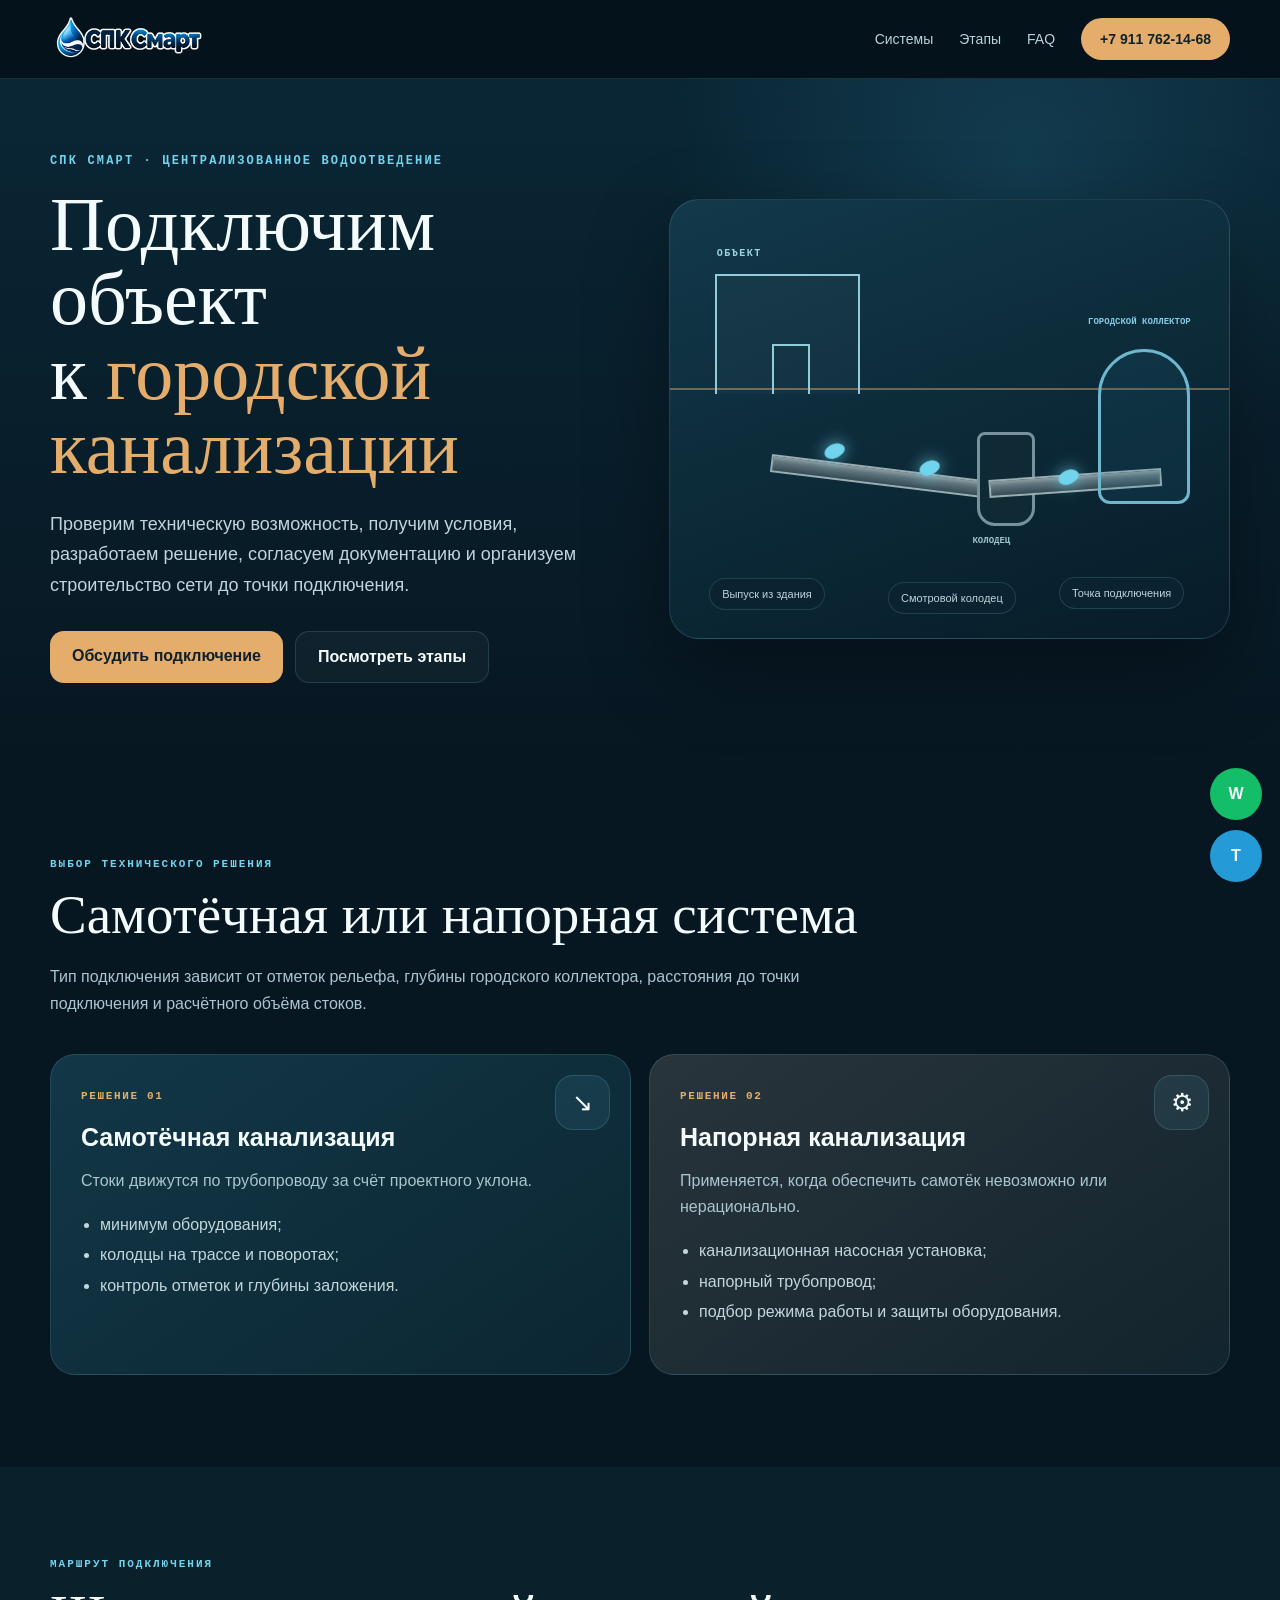
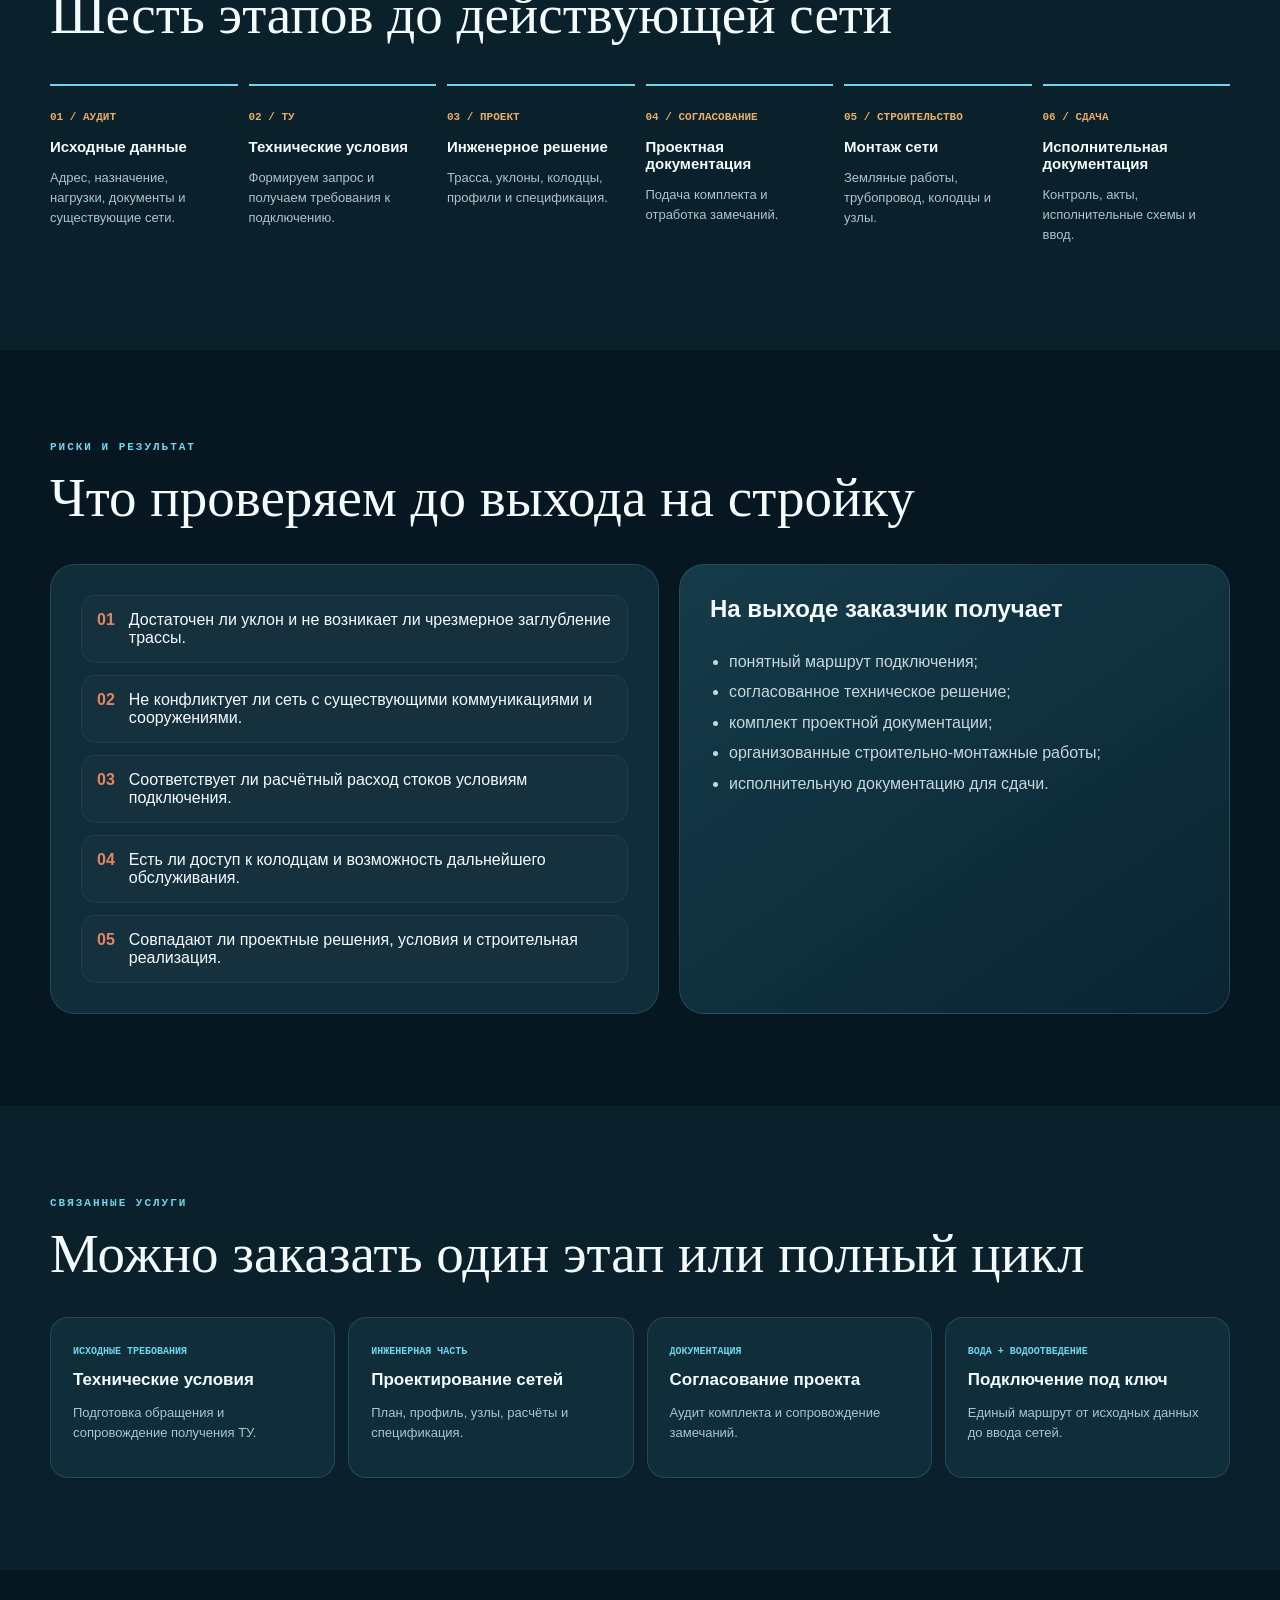
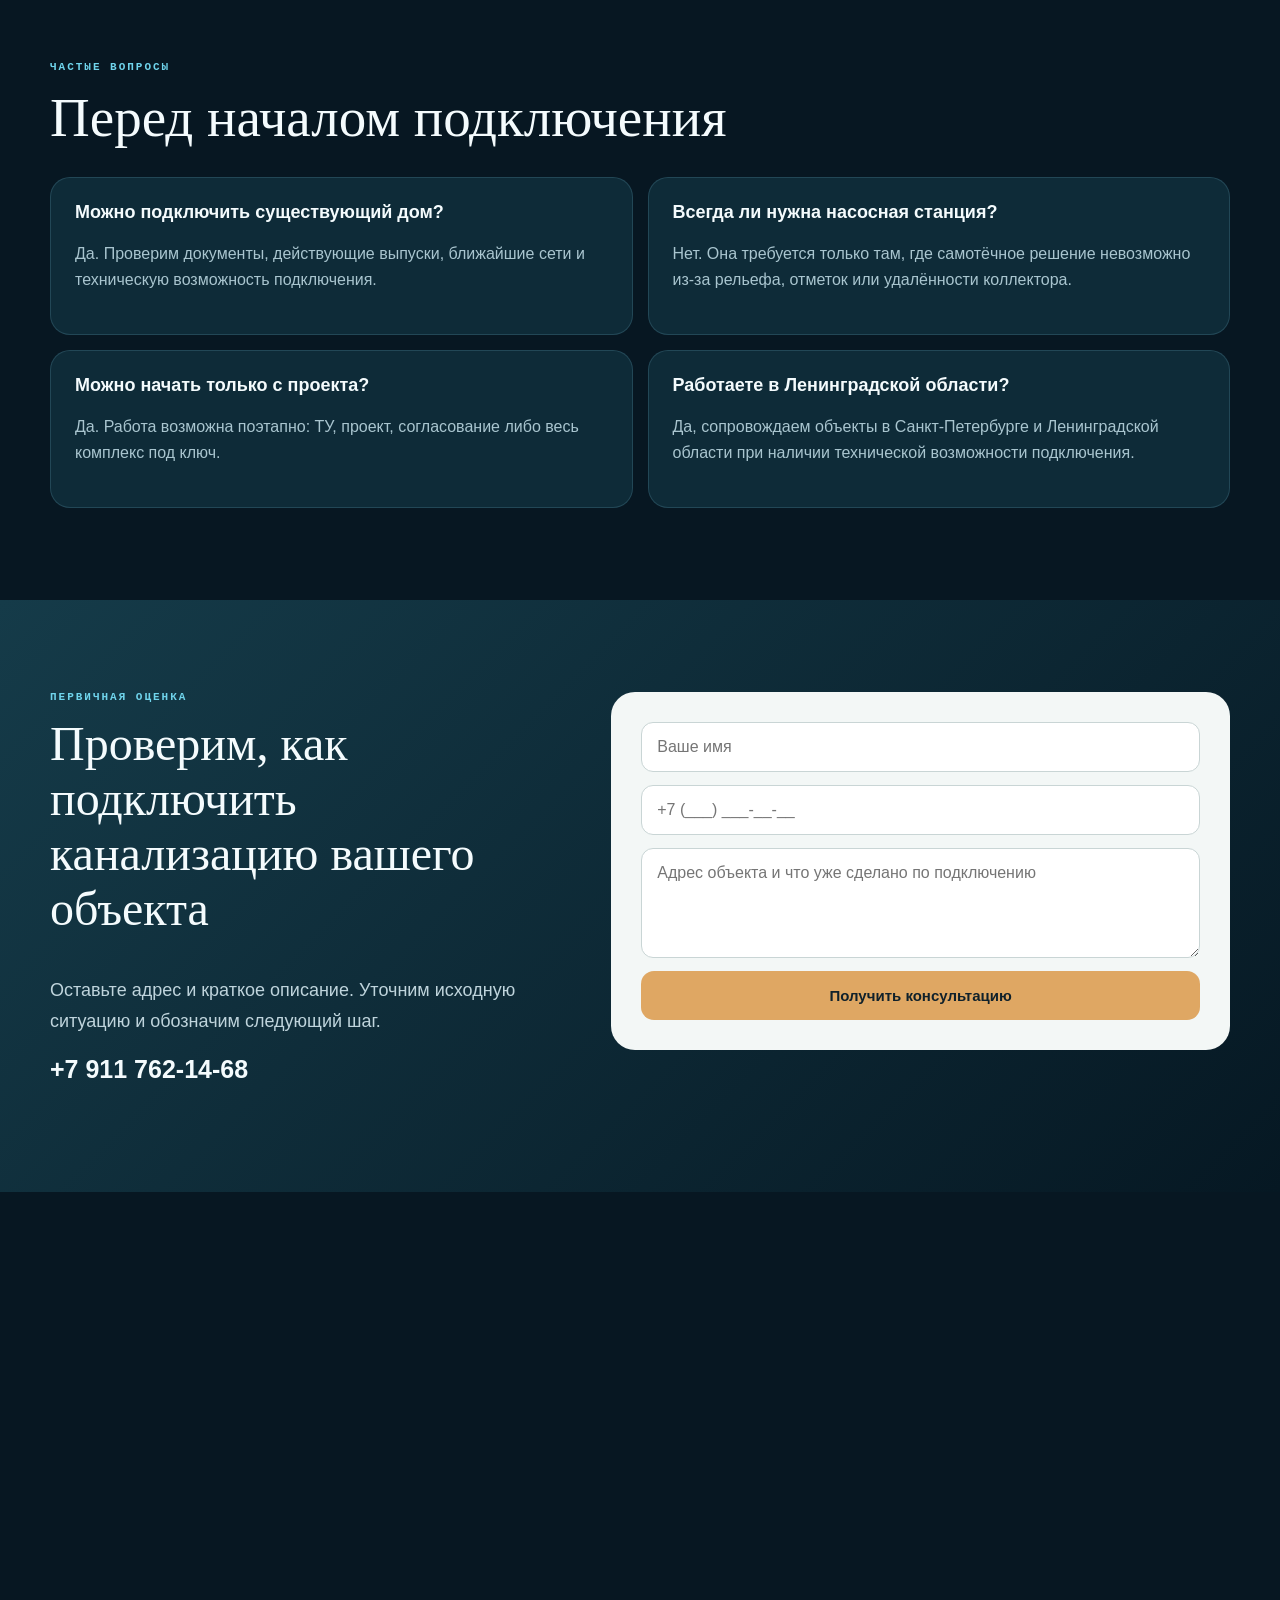
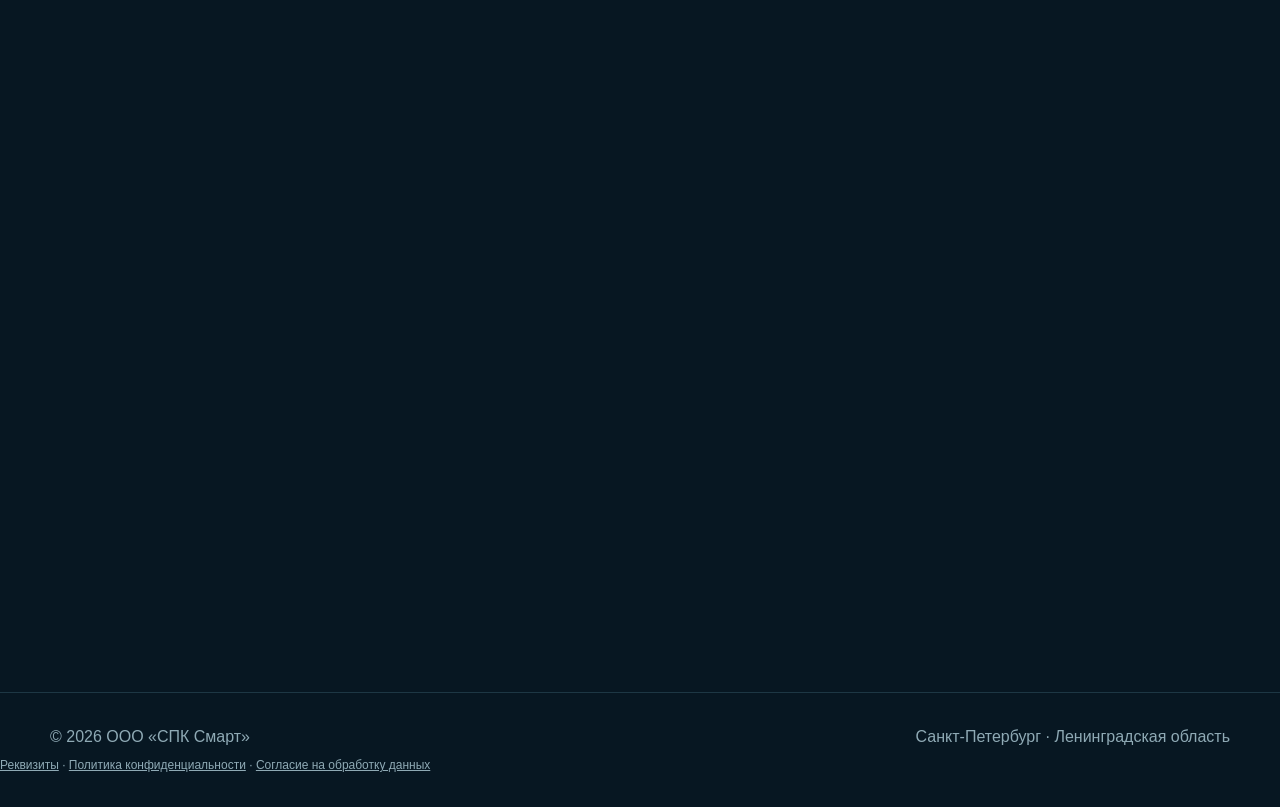
<file: podklyuchenie-kanalizatsii-vodokanala/index.html>
<!doctype html>
<html lang="ru">
<head>
<meta charset="UTF-8"><meta name="viewport" content="width=device-width,initial-scale=1,viewport-fit=cover">
<title>Подключение канализации к Водоканалу СПб под ключ | СПК Смарт</title>
<meta name="description" content="Подключение объекта к централизованной канализации и сетям водоотведения в Санкт-Петербурге и Ленинградской области. ТУ, проект, согласование, строительство и сдача под ключ.">
<link rel="canonical" href="https://spk-smart.ru/podklyuchenie-kanalizatsii-vodokanala/">
<meta property="og:type" content="website"><meta property="og:title" content="Подключение канализации к Водоканалу — СПК Смарт"><meta property="og:description" content="Организуем подключение объекта к централизованной системе водоотведения: от исходных данных до ввода сети."><meta property="og:url" content="https://spk-smart.ru/podklyuchenie-kanalizatsii-vodokanala/"><meta property="og:image" content="https://spk-smart.ru/og-image.jpg">
<link rel="icon" href="/favicon.svg" type="image/svg+xml">
<script type="application/ld+json">{"@context":"https://schema.org","@type":"Service","name":"Подключение канализации к Водоканалу","provider":{"@type":"Organization","name":"ООО СПК Смарт","telephone":"+7 911 762-14-68","url":"https://spk-smart.ru/"},"areaServed":["Санкт-Петербург","Ленинградская область"],"url":"https://spk-smart.ru/podklyuchenie-kanalizatsii-vodokanala/","serviceType":"Подключение к централизованной системе водоотведения"}</script>
<script type="application/ld+json">{"@context":"https://schema.org","@type":"FAQPage","mainEntity":[{"@type":"Question","name":"Чем отличается самотёчная канализация от напорной?","acceptedAnswer":{"@type":"Answer","text":"Самотёчная система отводит стоки за счёт уклона трубопровода. Напорная применяется, когда рельеф или глубина сети не позволяют обеспечить самотёк, и требует насосного оборудования."}},{"@type":"Question","name":"Можно ли подключить уже построенный объект?","acceptedAnswer":{"@type":"Answer","text":"Да. Сначала проверяются существующие сети, документы и техническая возможность подключения, затем формируется маршрут работ."}},{"@type":"Question","name":"Какие документы нужны для начала?","acceptedAnswer":{"@type":"Answer","text":"Обычно нужны адрес и назначение объекта, правоустанавливающие документы, сведения о предполагаемом объёме стоков и имеющиеся материалы по участку. Точный перечень определяется после первичной проверки."}}]}</script>
<style>
:root{--bg:#071722;--deep:#06131c;--panel:#0e2b38;--panel2:#113746;--line:rgba(129,197,218,.18);--ink:#f4fbfd;--muted:#a9c5cf;--cyan:#6fd4ec;--gold:#e5ad6b;--green:#67d49b;--rust:#e18566}*{box-sizing:border-box}html{scroll-behavior:smooth;scroll-padding-top:84px}body{margin:0;background:var(--bg);color:var(--ink);font-family:Inter,Arial,sans-serif}a{color:inherit}.container{width:min(1180px,calc(100% - 38px));margin:auto}header{position:sticky;top:0;z-index:30;background:rgba(4,18,27,.9);backdrop-filter:blur(18px);border-bottom:1px solid var(--line)}.head{height:78px;display:flex;align-items:center;justify-content:space-between}.brand{text-decoration:none;font-weight:900;font-size:21px}.brand span{color:var(--cyan);font-style:italic}.head nav{display:flex;gap:26px;align-items:center}.head nav a{text-decoration:none;color:#bad2db;font-size:14px}.phone{background:var(--gold);color:#11222b!important;padding:13px 19px;border-radius:999px;font-weight:850}.hero{padding:76px 0 84px;background:radial-gradient(circle at 80% 12%,rgba(62,181,220,.16),transparent 30%),linear-gradient(180deg,#0a2635,var(--bg))}.hero-grid{display:grid;grid-template-columns:1fr 1fr;gap:58px;align-items:center}.eyebrow{font:800 12px/1 monospace;letter-spacing:.18em;color:var(--cyan);margin-bottom:20px}.hero h1{font-family:Georgia,serif;font-size:clamp(45px,6vw,76px);line-height:.98;font-weight:500;margin:0 0 24px}.hero h1 em{font-style:normal;color:var(--gold)}.lead{color:#bfd4dc;font-size:18px;line-height:1.7;max-width:650px}.actions{display:flex;gap:12px;flex-wrap:wrap;margin-top:30px}.btn{display:inline-flex;text-decoration:none;border-radius:14px;padding:16px 22px;font-weight:850}.primary{background:var(--gold);color:#10212b}.secondary{border:1px solid var(--line);background:rgba(255,255,255,.035)}.flow-scene{position:relative;min-height:440px;border:1px solid var(--line);border-radius:30px;background:linear-gradient(160deg,#12394a,#071c28);overflow:hidden;padding:30px;box-shadow:0 30px 80px rgba(0,0,0,.35)}.ground{position:absolute;left:0;right:0;top:43%;height:2px;background:rgba(229,173,107,.45)}.building{position:absolute;left:8%;top:17%;width:145px;height:120px;border:2px solid #90ccda;border-bottom:0;background:rgba(255,255,255,.025)}.building:before{content:"ОБЪЕКТ";position:absolute;top:-28px;font:800 10px monospace;letter-spacing:.15em;color:#9ed2df}.building:after{content:"";position:absolute;left:55px;bottom:0;width:34px;height:48px;border:2px solid #90ccda;border-bottom:0}.pipe{position:absolute;height:18px;background:linear-gradient(180deg,#768a91,#344b55);border:2px solid #9aadb3;box-shadow:inset 0 3px 3px rgba(255,255,255,.15)}.p1{left:18%;top:58%;width:42%;transform:rotate(7deg);transform-origin:left}.p2{left:57%;top:64%;width:31%;transform:rotate(-4deg);transform-origin:left}.well{position:absolute;top:53%;left:55%;width:58px;height:94px;border:3px solid #77929c;border-radius:8px 8px 18px 18px;background:#102a35}.well:before{content:"КОЛОДЕЦ";position:absolute;top:101px;left:-8px;font:800 9px monospace;color:#9dc4cf}.city{position:absolute;right:7%;top:34%;width:92px;height:155px;border:3px solid #6fb7ce;border-radius:46px 46px 12px 12px;background:rgba(33,127,157,.12)}.city:before{content:"ГОРОДСКОЙ КОЛЛЕКТОР";position:absolute;top:-35px;right:-25px;width:145px;text-align:center;font:800 9px monospace;color:#83cce1}.drop{position:absolute;width:15px;height:20px;background:var(--cyan);border-radius:70% 30% 65% 35%;transform:rotate(45deg);filter:drop-shadow(0 0 8px rgba(111,212,236,.8));animation:move 4s linear infinite}.d1{left:28%;top:55%}.d2{left:45%;top:59%;animation-delay:1.1s}.d3{left:70%;top:61%;animation-delay:2.2s}@keyframes move{0%{transform:translateX(-20px) rotate(45deg);opacity:0}15%{opacity:1}85%{opacity:1}100%{transform:translateX(85px) rotate(45deg);opacity:0}}.label{position:absolute;background:#0b2330;border:1px solid var(--line);border-radius:999px;padding:9px 12px;font-size:11px;color:#bcd3db}.l1{left:7%;bottom:28px}.l2{left:39%;bottom:24px}.l3{right:8%;bottom:29px}.section{padding:92px 0}.section.alt{background:#0a202b}.kicker{font:800 11px/1 monospace;letter-spacing:.18em;color:var(--cyan);margin-bottom:13px}.section h2{font-family:Georgia,serif;font-size:clamp(35px,4.4vw,55px);font-weight:500;margin:0 0 17px}.intro{max-width:760px;color:var(--muted);line-height:1.72}.choice{display:grid;grid-template-columns:1fr 1fr;gap:18px;margin-top:36px}.choice-card{position:relative;overflow:hidden;border:1px solid var(--line);border-radius:25px;padding:30px;background:linear-gradient(145deg,#123747,#0c2632)}.choice-card:nth-child(2){background:linear-gradient(145deg,#29343b,#12242d)}.choice-card small{font:800 11px monospace;letter-spacing:.15em;color:var(--gold)}.choice-card h3{font-size:25px;margin:20px 0 10px}.choice-card p{color:var(--muted);line-height:1.65}.choice-card ul{padding-left:19px;color:#c3d6dc;line-height:1.9}.badge{position:absolute;right:20px;top:20px;width:55px;height:55px;border-radius:18px;display:grid;place-items:center;background:rgba(111,212,236,.09);border:1px solid var(--line);font-size:25px}.stages{display:grid;grid-template-columns:repeat(6,1fr);gap:11px;margin-top:38px}.stage{border-top:2px solid var(--cyan);padding:20px 12px 0 0}.stage b{font:800 11px monospace;color:var(--gold)}.stage h3{font-size:15px;margin:14px 0 8px}.stage p{font-size:13px;line-height:1.55;color:var(--muted)}.risk-grid{display:grid;grid-template-columns:1.05fr .95fr;gap:20px;margin-top:35px}.risk-panel{border:1px solid var(--line);border-radius:25px;padding:30px;background:#102d3a}.risk-list{display:grid;gap:12px}.risk{display:flex;gap:14px;padding:15px;border-radius:15px;background:rgba(255,255,255,.025);border:1px solid rgba(255,255,255,.05)}.risk i{font-style:normal;color:var(--rust);font-weight:900}.deliver{background:linear-gradient(145deg,#153b49,#0a2531);border:1px solid var(--line);border-radius:25px;padding:30px}.deliver h3{margin-top:0;font-size:24px}.deliver ul{padding-left:19px;color:#c5d7dc;line-height:1.9}.related{display:grid;grid-template-columns:repeat(4,1fr);gap:13px;margin-top:32px}.related a{text-decoration:none;border:1px solid var(--line);border-radius:18px;padding:22px;background:#102d3a;transition:.25s}.related a:hover{transform:translateY(-5px);border-color:var(--gold)}.related small{font:800 10px monospace;color:var(--cyan)}.related h3{font-size:17px;margin:12px 0 7px}.related p{font-size:13px;line-height:1.5;color:var(--muted)}.faq-grid{display:grid;grid-template-columns:1fr 1fr;gap:15px;margin-top:28px}.faq-item{border:1px solid var(--line);border-radius:20px;padding:24px;background:#0e2b38}.faq-item h3{margin-top:0;font-size:18px}.faq-item p{color:var(--muted);line-height:1.65}.contact{padding:92px 0;background:linear-gradient(135deg,#153b49,#061823)}.contact-grid{display:grid;grid-template-columns:.9fr 1.1fr;gap:55px}.contact h2{font-family:Georgia,serif;font-size:48px;font-weight:500;margin-top:0}.form{background:#f3f7f6;color:#13262f;border-radius:24px;padding:30px;display:grid;gap:13px}.form input,.form textarea{width:100%;border:1px solid #c9d5d5;background:#fff;border-radius:12px;padding:15px;font:inherit}.form textarea{min-height:110px;resize:vertical}.form button{border:0;border-radius:13px;padding:16px;background:#dfa763;color:#10212b;font-weight:900;font-size:15px;cursor:pointer}.success{display:none;background:#e7f5ec;color:#17613d;padding:22px;border-radius:16px}.success.show{display:block}.error{display:none;color:#a62d2d;font-size:13px}footer{padding:35px 0;border-top:1px solid var(--line);color:#8faab5}.foot{display:flex;justify-content:space-between;gap:20px}.floating{position:fixed;right:18px;bottom:18px;display:flex;flex-direction:column;gap:10px;z-index:15}.floating a{width:52px;height:52px;border-radius:50%;display:grid;place-items:center;text-decoration:none;font-weight:900}.wa{background:#14bd68}.tg{background:#249bd7}@media(max-width:980px){.hero-grid,.contact-grid,.risk-grid{grid-template-columns:1fr}.flow-scene{max-width:670px}.stages{grid-template-columns:repeat(3,1fr)}.related{grid-template-columns:1fr 1fr}.head nav a:not(.phone){display:none}}@media(max-width:650px){.container{width:min(100% - 24px,1180px)}.hero{padding-top:52px}.hero h1{font-size:44px}.choice,.faq-grid,.related{grid-template-columns:1fr}.stages{grid-template-columns:1fr 1fr}.section{padding:66px 0}.flow-scene{min-height:360px}.building{transform:scale(.8);transform-origin:left top}.city{transform:scale(.8);transform-origin:right top}.contact h2{font-size:38px}.foot{flex-direction:column}}
.brand{display:flex!important;align-items:center;gap:11px;color:#fff;text-decoration:none;min-width:max-content}.brand img{display:block;width:38px;height:38px;object-fit:contain;flex:0 0 38px}.brand>span{display:block;font-style:normal;line-height:1.02}.brand b{font-size:22px}.brand em{font-style:italic;color:#67d4f4;font-size:22px}.brand small{display:block;margin-top:5px;color:#e7b574;font-size:8px;letter-spacing:1.7px;white-space:nowrap}@media(max-width:560px){.brand img{width:32px;height:32px;flex-basis:32px}.brand b,.brand em{font-size:18px}.brand small{font-size:6.5px;letter-spacing:1.1px}}</style>

<style id="spk-real-work-style">
  .spk-real-work{padding:56px 0;position:relative;content-visibility:auto;contain-intrinsic-size:720px}
  .spk-real-inner{width:min(1180px,calc(100% - 32px));margin:0 auto}
  .spk-real-head{display:flex;align-items:end;justify-content:space-between;gap:24px;margin-bottom:24px}
  .spk-real-kicker{font:700 11px/1.2 'JetBrains Mono',monospace;letter-spacing:.18em;text-transform:uppercase;color:#78c8f5;margin-bottom:10px}
  .spk-real-title{margin:0;font-family:Georgia,'Times New Roman',serif;font-size:clamp(30px,4vw,48px);line-height:1.04;color:#f5f9ff}
  .spk-real-title em{font-weight:400;color:#efbb7c}
  .spk-real-note{max-width:520px;margin:0;color:#a9bfd6;line-height:1.65;font-size:15px}
  .spk-real-grid{display:grid;grid-template-columns:repeat(2,minmax(0,1fr));gap:16px}
  .spk-real-card{position:relative;min-height:330px;overflow:hidden;border-radius:26px;border:1px solid rgba(255,255,255,.1);background:#0c2741;box-shadow:0 20px 48px rgba(0,0,0,.22)}
  .spk-real-card img{width:100%;height:100%;min-height:330px;object-fit:cover;display:block;transition:transform .45s ease}
  .spk-real-card:hover img{transform:scale(1.025)}
  .spk-real-actions{display:flex;gap:12px;flex-wrap:wrap;margin-top:20px}
  .spk-real-link{display:inline-flex;align-items:center;justify-content:center;padding:13px 18px;border-radius:999px;border:1px solid rgba(255,255,255,.16);color:#eef7ff;text-decoration:none;font-weight:700;background:rgba(255,255,255,.04)}
  .spk-real-link.primary{border-color:transparent;background:linear-gradient(135deg,#f0c58f,#d8a46d);color:#081725}
  .spk-proof-grid{display:grid;grid-template-columns:1fr 1fr;gap:16px}
  .spk-proof-doc{display:grid;grid-template-columns:180px 1fr;gap:20px;align-items:center;padding:20px;border-radius:26px;border:1px solid rgba(255,255,255,.1);background:linear-gradient(180deg,rgba(14,45,71,.94),rgba(8,24,40,.94));box-shadow:0 20px 48px rgba(0,0,0,.22)}
  .spk-proof-doc img{width:180px;aspect-ratio:3/4;object-fit:cover;object-position:top;border-radius:16px;background:white}
  .spk-proof-doc h3{margin:0 0 9px;color:#fff;font-size:23px}
  .spk-proof-doc p{margin:0;color:#a9bfd6;line-height:1.6;font-size:14px}
  .spk-proof-doc a{display:inline-flex;margin-top:14px;color:#f0c58f;font-weight:700;text-decoration:none}
  .spk-home-trust{margin-top:30px;padding:22px;border:1px solid rgba(255,255,255,.1);border-radius:24px;background:linear-gradient(135deg,rgba(13,43,73,.86),rgba(8,26,44,.86));display:grid;grid-template-columns:1fr auto;gap:20px;align-items:center}
  .spk-home-trust strong{display:block;font-family:Georgia,'Times New Roman',serif;font-size:25px;color:#fff;margin-bottom:6px}
  .spk-home-trust p{margin:0;color:#a9bfd6;line-height:1.55}
  .spk-home-trust-actions{display:flex;gap:10px;flex-wrap:wrap}
  @media(max-width:800px){.spk-real-head{display:block}.spk-real-note{margin-top:12px}.spk-real-grid,.spk-proof-grid{grid-template-columns:1fr}.spk-real-card,.spk-real-card img{min-height:270px}.spk-proof-doc{grid-template-columns:110px 1fr}.spk-proof-doc img{width:110px}.spk-home-trust{grid-template-columns:1fr}.spk-real-work{padding:42px 0}}
</style>

<link rel="stylesheet" href="/assets/header-brand.css">
</head><body>
<header><div class="container head"><a class="brand spk-brand" href="/" aria-label="СПК Смарт — на главную"><img src="/assets/spk-smart-logo.png" width="210" height="40" alt="СПК Смарт"></a><nav><a href="#systems">Системы</a><a href="#steps">Этапы</a><a href="#faq">FAQ</a><a class="phone" href="tel:+79117621468">+7 911 762-14-68</a></nav></div></header>
<main>
<section class="hero"><div class="container hero-grid"><div><div class="eyebrow">СПК СМАРТ · ЦЕНТРАЛИЗОВАННОЕ ВОДООТВЕДЕНИЕ</div><h1>Подключим объект<br>к <em>городской канализации</em></h1><p class="lead">Проверим техническую возможность, получим условия, разработаем решение, согласуем документацию и организуем строительство сети до точки подключения.</p><div class="actions"><a class="btn primary" href="#contact">Обсудить подключение</a><a class="btn secondary" href="#steps">Посмотреть этапы</a></div></div><div class="flow-scene" aria-label="Схема отвода стоков от объекта к городскому коллектору"><div class="ground"></div><div class="building"></div><div class="pipe p1"></div><div class="well"></div><div class="pipe p2"></div><div class="city"></div><div class="drop d1"></div><div class="drop d2"></div><div class="drop d3"></div><span class="label l1">Выпуск из здания</span><span class="label l2">Смотровой колодец</span><span class="label l3">Точка подключения</span></div></div></section>
<section class="section" id="systems"><div class="container"><div class="kicker">ВЫБОР ТЕХНИЧЕСКОГО РЕШЕНИЯ</div><h2>Самотёчная или напорная система</h2><p class="intro">Тип подключения зависит от отметок рельефа, глубины городского коллектора, расстояния до точки подключения и расчётного объёма стоков.</p><div class="choice"><article class="choice-card"><div class="badge">↘</div><small>РЕШЕНИЕ 01</small><h3>Самотёчная канализация</h3><p>Стоки движутся по трубопроводу за счёт проектного уклона.</p><ul><li>минимум оборудования;</li><li>колодцы на трассе и поворотах;</li><li>контроль отметок и глубины заложения.</li></ul></article><article class="choice-card"><div class="badge">⚙</div><small>РЕШЕНИЕ 02</small><h3>Напорная канализация</h3><p>Применяется, когда обеспечить самотёк невозможно или нерационально.</p><ul><li>канализационная насосная установка;</li><li>напорный трубопровод;</li><li>подбор режима работы и защиты оборудования.</li></ul></article></div></div></section>
<section class="section alt" id="steps"><div class="container"><div class="kicker">МАРШРУТ ПОДКЛЮЧЕНИЯ</div><h2>Шесть этапов до действующей сети</h2><div class="stages"><article class="stage"><b>01 / АУДИТ</b><h3>Исходные данные</h3><p>Адрес, назначение, нагрузки, документы и существующие сети.</p></article><article class="stage"><b>02 / ТУ</b><h3>Технические условия</h3><p>Формируем запрос и получаем требования к подключению.</p></article><article class="stage"><b>03 / ПРОЕКТ</b><h3>Инженерное решение</h3><p>Трасса, уклоны, колодцы, профили и спецификация.</p></article><article class="stage"><b>04 / СОГЛАСОВАНИЕ</b><h3>Проектная документация</h3><p>Подача комплекта и отработка замечаний.</p></article><article class="stage"><b>05 / СТРОИТЕЛЬСТВО</b><h3>Монтаж сети</h3><p>Земляные работы, трубопровод, колодцы и узлы.</p></article><article class="stage"><b>06 / СДАЧА</b><h3>Исполнительная документация</h3><p>Контроль, акты, исполнительные схемы и ввод.</p></article></div></div></section>
<section class="section"><div class="container"><div class="kicker">РИСКИ И РЕЗУЛЬТАТ</div><h2>Что проверяем до выхода на стройку</h2><div class="risk-grid"><div class="risk-panel"><div class="risk-list"><div class="risk"><i>01</i><span>Достаточен ли уклон и не возникает ли чрезмерное заглубление трассы.</span></div><div class="risk"><i>02</i><span>Не конфликтует ли сеть с существующими коммуникациями и сооружениями.</span></div><div class="risk"><i>03</i><span>Соответствует ли расчётный расход стоков условиям подключения.</span></div><div class="risk"><i>04</i><span>Есть ли доступ к колодцам и возможность дальнейшего обслуживания.</span></div><div class="risk"><i>05</i><span>Совпадают ли проектные решения, условия и строительная реализация.</span></div></div></div><div class="deliver"><h3>На выходе заказчик получает</h3><ul><li>понятный маршрут подключения;</li><li>согласованное техническое решение;</li><li>комплект проектной документации;</li><li>организованные строительно-монтажные работы;</li><li>исполнительную документацию для сдачи.</li></ul></div></div></div></section>
<section class="section alt"><div class="container"><div class="kicker">СВЯЗАННЫЕ УСЛУГИ</div><h2>Можно заказать один этап или полный цикл</h2><div class="related"><a href="/tehnicheskie-usloviya-vodokanala/"><small>ИСХОДНЫЕ ТРЕБОВАНИЯ</small><h3>Технические условия</h3><p>Подготовка обращения и сопровождение получения ТУ.</p></a><a href="/proektirovanie-setey-vodosnabzheniya/"><small>ИНЖЕНЕРНАЯ ЧАСТЬ</small><h3>Проектирование сетей</h3><p>План, профиль, узлы, расчёты и спецификация.</p></a><a href="/soglasovanie-proekta-vodokanala/"><small>ДОКУМЕНТАЦИЯ</small><h3>Согласование проекта</h3><p>Аудит комплекта и сопровождение замечаний.</p></a><a href="/podklyuchenie-k-vodokanalu/"><small>ВОДА + ВОДООТВЕДЕНИЕ</small><h3>Подключение под ключ</h3><p>Единый маршрут от исходных данных до ввода сетей.</p></a></div></div></section>
<section class="section" id="faq"><div class="container"><div class="kicker">ЧАСТЫЕ ВОПРОСЫ</div><h2>Перед началом подключения</h2><div class="faq-grid"><article class="faq-item"><h3>Можно подключить существующий дом?</h3><p>Да. Проверим документы, действующие выпуски, ближайшие сети и техническую возможность подключения.</p></article><article class="faq-item"><h3>Всегда ли нужна насосная станция?</h3><p>Нет. Она требуется только там, где самотёчное решение невозможно из-за рельефа, отметок или удалённости коллектора.</p></article><article class="faq-item"><h3>Можно начать только с проекта?</h3><p>Да. Работа возможна поэтапно: ТУ, проект, согласование либо весь комплекс под ключ.</p></article><article class="faq-item"><h3>Работаете в Ленинградской области?</h3><p>Да, сопровождаем объекты в Санкт-Петербурге и Ленинградской области при наличии технической возможности подключения.</p></article></div></div></section>
<section class="contact" id="contact"><div class="container contact-grid"><div><div class="kicker">ПЕРВИЧНАЯ ОЦЕНКА</div><h2>Проверим, как подключить канализацию вашего объекта</h2><p class="lead">Оставьте адрес и краткое описание. Уточним исходную ситуацию и обозначим следующий шаг.</p><p><a href="tel:+79117621468" style="font-size:25px;font-weight:900;text-decoration:none">+7 911 762-14-68</a></p></div><div><form id="contactForm" class="form"><input type="hidden" name="service" value="Подключение канализации к Водоканалу"><input type="hidden" name="page" value=""><input type="text" name="website" tabindex="-1" autocomplete="off" style="display:none"><input name="name" placeholder="Ваше имя" required><input id="phone" name="phone" placeholder="+7 (___) ___-__-__" required><textarea name="message" placeholder="Адрес объекта и что уже сделано по подключению"></textarea><button type="submit">Получить консультацию</button><div id="formError" class="error"></div></form><div id="formSuccess" class="success"><b>Заявка отправлена.</b><br>Свяжемся с вами для первичной оценки.</div></div></div></section>

<section class="spk-real-work" aria-labelledby="real-work-title">
  <div class="spk-real-inner">
    <div class="spk-real-head">
      <div><div class="spk-real-kicker">Реальные объекты СПК Смарт</div><h2 class="spk-real-title" id="real-work-title">Как работа выглядит <em>на объекте</em></h2></div>
      <p class="spk-real-note">Для водоотведения особенно важны глубина заложения, безопасность земляных работ и корректная сборка трассы — показываем это на реальных объектах.</p>
    </div>
    <div class="spk-real-grid">
      <a class="spk-real-card" href="../kejsy/"><img src="../assets/cases/case-04.webp" alt="Фото с объекта СПК Смарт" loading="lazy" decoding="async"></a>
      <a class="spk-real-card" href="../kejsy/"><img src="../assets/cases/case-05.webp" alt="Фото с объекта СПК Смарт" loading="lazy" decoding="async"></a>
    </div>
    <div class="spk-real-actions"><a class="spk-real-link primary" href="../kejsy/">Все реальные работы →</a><a class="spk-real-link" href="../dokumenty/">Документы и допуски</a></div>
  </div>
</section>
</main><footer><div class="container foot"><span>© 2026 ООО «СПК Смарт»</span><span>Санкт-Петербург · Ленинградская область</span></div><div style="margin-top:12px;font-size:12px"><a href="/rekvizity/">Реквизиты</a> · <a href="/politika-konfidencialnosti/">Политика конфиденциальности</a> · <a href="/soglasie-na-obrabotku-personalnyh-dannyh/">Согласие на обработку данных</a></div></footer><div class="floating"><a class="wa" href="https://wa.me/79117621468" target="_blank" rel="noopener">W</a><a class="tg" href="https://t.me/depot888" target="_blank" rel="noopener">T</a></div>
<script src="https://mc.yandex.ru/metrika/tag.js" async></script><script>window.ym=window.ym||function(){(ym.a=ym.a||[]).push(arguments)};ym.l=1*new Date();ym(110924726,'init',{clickmap:true,trackLinks:true,accurateTrackBounce:true,webvisor:true});const form=document.getElementById('contactForm'),ok=document.getElementById('formSuccess'),err=document.getElementById('formError'),phone=document.getElementById('phone');if(phone)phone.addEventListener('input',e=>{let v=e.target.value.replace(/\D/g,'');if(v.startsWith('8'))v='7'+v.slice(1);if(!v.startsWith('7'))v='7'+v;v=v.slice(0,11);let f='+7';if(v.length>1)f+=' ('+v.slice(1,4);if(v.length>=4)f+=') '+v.slice(4,7);if(v.length>=7)f+='-'+v.slice(7,9);if(v.length>=9)f+='-'+v.slice(9,11);e.target.value=f});if(form)form.addEventListener('submit',async e=>{e.preventDefault();err.style.display='none';form.querySelector('[name=page]').value=location.href;let b=form.querySelector('button'),t=b.textContent;b.disabled=true;b.textContent='Отправляем...';try{let r=await fetch('/send-form.php',{method:'POST',body:new FormData(form)}),j=await r.json();if(!r.ok||!j.ok)throw Error();form.style.display='none';ok.classList.add('show');if(typeof ym==='function')ym(110924726,'reachGoal','form_submit')}catch(x){err.textContent='Не удалось отправить заявку. Позвоните нам или попробуйте ещё раз.';err.style.display='block'}finally{b.disabled=false;b.textContent=t}});document.addEventListener('click',e=>{let a=e.target.closest('a');if(!a||typeof ym!=='function')return;let h=(a.getAttribute('href')||'').toLowerCase(),g=h.startsWith('tel:')?'phone_click':h.includes('wa.me')?'whatsapp_click':h.includes('t.me')?'telegram_click':'';if(g)ym(110924726,'reachGoal',g)});</script>
</body></html>
</file>
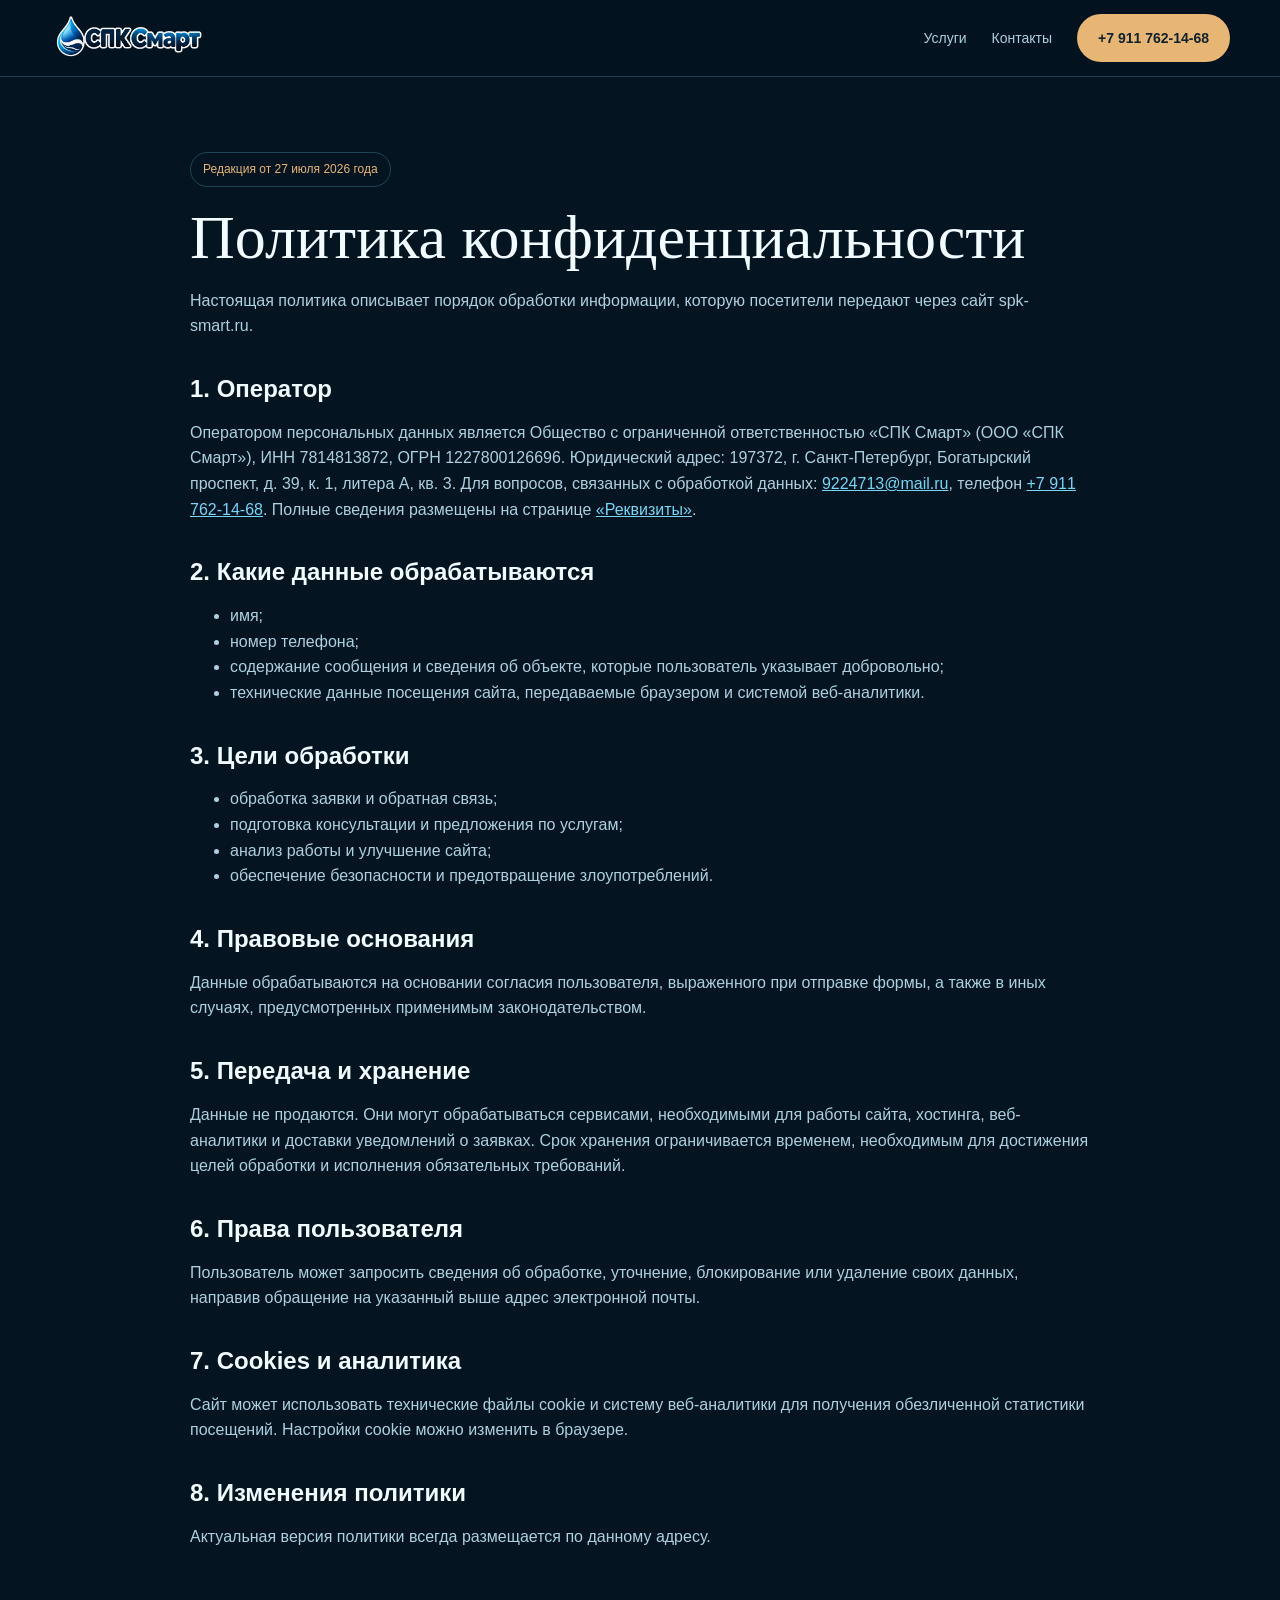
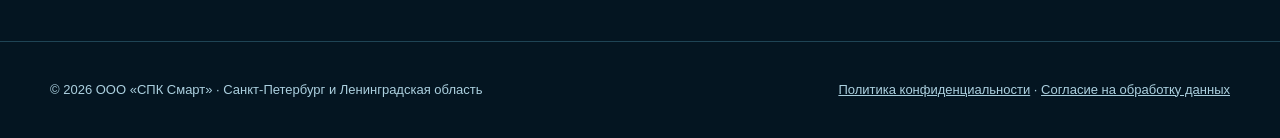
<file: politika-konfidencialnosti/index.html>
<!doctype html><html lang="ru"><head><meta charset="utf-8"><meta name="viewport" content="width=device-width,initial-scale=1,viewport-fit=cover"><title>Политика конфиденциальности | СПК Смарт</title><meta name="description" content="Политика обработки персональных данных посетителей сайта СПК Смарт."><meta name="robots" content="index,follow"><link rel="canonical" href="https://spk-smart.ru/politika-konfidencialnosti/"><meta property="og:title" content="Политика конфиденциальности | СПК Смарт"><meta property="og:description" content="Политика обработки персональных данных посетителей сайта СПК Смарт."><meta property="og:url" content="https://spk-smart.ru/politika-konfidencialnosti/"><meta property="og:type" content="website"><meta property="og:image" content="https://spk-smart.ru/og-image.jpg"><meta name="theme-color" content="#041521"><link rel="icon" href="/favicon.ico"><link rel="icon" type="image/svg+xml" href="/favicon.svg"><style>
:root{--bg:#041521;--panel:#0b2a3c;--panel2:#0e3449;--line:rgba(113,205,239,.25);--sky:#76d6f6;--gold:#e7b574;--text:#f2fbff;--muted:#acd0df;--danger:#ff927e}*{box-sizing:border-box}html{scroll-behavior:smooth;scroll-padding-top:90px}body{margin:0;background:var(--bg);color:var(--text);font-family:Inter,Arial,sans-serif;line-height:1.6}a{color:inherit}.container{width:min(1180px,calc(100% - 40px));margin:auto}header{position:sticky;top:0;z-index:30;background:rgba(3,20,31,.94);backdrop-filter:blur(16px);border-bottom:1px solid var(--line)}.head{min-height:76px;display:flex;align-items:center;gap:28px}.brand{display:flex;align-items:center;gap:11px;text-decoration:none;margin-right:auto}.brand img{width:38px;height:38px}.brand span{line-height:1}.brand b{font-size:22px}.brand em{font-size:22px;color:var(--sky);font-style:italic}.brand small{display:block;color:var(--gold);font-size:8px;letter-spacing:1.6px;margin-top:6px}.head nav{display:flex;align-items:center;gap:25px}.head nav>a{text-decoration:none;color:var(--muted);font-size:14px}.phone,.btn,button{display:inline-flex;align-items:center;justify-content:center;border:0;border-radius:999px;padding:13px 21px;font-weight:800;text-decoration:none;cursor:pointer}.phone,.primary{background:var(--gold);color:#10222d!important}.secondary{border:1px solid var(--line);color:#fff;background:rgba(15,53,74,.55)}.hero{padding:90px 0 82px;overflow:hidden;background:radial-gradient(circle at 80% 25%,rgba(38,152,199,.20),transparent 33%),linear-gradient(180deg,#061d2b,#082637)}.hero-grid{display:grid;grid-template-columns:1.05fr .95fr;gap:58px;align-items:center}.eyebrow,.kicker{font:800 11px/1.3 monospace;letter-spacing:2.4px;color:var(--sky)}h1,h2{font-family:Georgia,serif;font-weight:400;line-height:1.04;margin:18px 0}h1{font-size:clamp(48px,6.5vw,88px)}h2{font-size:clamp(38px,5vw,64px)}h1 em{color:var(--gold);font-weight:400}.lead,.intro{font-size:19px;color:var(--muted);max-width:760px}.actions{display:flex;gap:12px;flex-wrap:wrap;margin-top:29px}.section{padding:84px 0}.alt{background:#082333}.cards{display:grid;grid-template-columns:repeat(3,1fr);gap:18px;margin-top:35px}.card{display:block;padding:28px;border:1px solid var(--line);border-radius:25px;background:linear-gradient(145deg,rgba(15,58,80,.9),rgba(7,29,43,.9));text-decoration:none;transition:.25s}.card:hover{transform:translateY(-5px);border-color:rgba(231,181,116,.75)}.card small{font:800 10px monospace;letter-spacing:1.7px;color:var(--gold)}.card h3{font-size:23px;line-height:1.15;margin:16px 0 10px}.card p{color:var(--muted);margin:0}.wide-grid{display:grid;grid-template-columns:1.15fr .85fr;gap:28px}.panel{padding:30px;border:1px solid var(--line);border-radius:28px;background:var(--panel)}.check{display:flex;gap:12px;padding:15px 0;border-bottom:1px solid rgba(255,255,255,.09);color:var(--muted)}.check:last-child{border:0}.check:before{content:'✓';color:var(--gold);font-weight:900}.contact{padding:80px 0;background:linear-gradient(135deg,#0b3043,#041521)}.contact-grid{display:grid;grid-template-columns:1fr 1fr;gap:45px;align-items:start}.form{display:grid;gap:13px;padding:26px;border:1px solid var(--line);border-radius:26px;background:#061b28}.form input,.form textarea{width:100%;padding:14px;border-radius:12px;border:1px solid rgba(118,214,246,.3);background:#0b2a3c;color:#fff;font:inherit}.form textarea{min-height:110px}.form button{background:var(--gold);color:#10222d}.legal-note{font-size:12px;color:var(--muted)}.legal-note a{color:var(--sky)}footer{border-top:1px solid var(--line);padding:38px 0}.foot{display:flex;justify-content:space-between;gap:25px;flex-wrap:wrap;color:var(--muted);font-size:13px}.foot a{color:var(--muted)}.faq{display:grid;grid-template-columns:1fr 1fr;gap:16px;margin-top:28px}.faq article{padding:24px;border:1px solid var(--line);border-radius:20px;background:rgba(10,42,60,.7)}.faq h3{margin-top:0}.faq p{color:var(--muted)}@media(max-width:900px){.hero-grid,.wide-grid,.contact-grid{grid-template-columns:1fr}.cards{grid-template-columns:1fr 1fr}.head nav>a:not(.phone){display:none}}@media(max-width:620px){.container{width:min(100% - 24px,1180px)}.hero{padding:58px 0}.cards,.faq{grid-template-columns:1fr}.head{min-height:66px}.brand small{display:none}.brand img{width:32px;height:32px}.brand b,.brand em{font-size:18px}.phone{font-size:0;padding:11px}.phone:before{content:'☎';font-size:18px}.section{padding:62px 0}}
.doc{max-width:900px;margin:auto;padding:75px 0}.doc h1{font-size:clamp(38px,5vw,62px)}.doc h2{font-family:Inter,Arial,sans-serif;font-size:24px;font-weight:800;margin-top:38px}.doc p,.doc li{color:var(--muted)}.doc a{color:var(--sky)}.updated{display:inline-block;padding:7px 12px;border:1px solid var(--line);border-radius:999px;color:var(--gold);font-size:12px}</style><link rel="stylesheet" href="/assets/header-brand.css">
</head><body><header><div class="container head"><a class="brand spk-brand" href="/" aria-label="СПК Смарт — на главную"><img src="/assets/spk-smart-logo.png" width="210" height="40" alt="СПК Смарт"></a><nav><a href="/uslugi/">Услуги</a><a href="#contact">Контакты</a><a class="phone" href="tel:+79117621468">+7 911 762-14-68</a></nav></div></header><main><article class="container doc"><span class="updated">Редакция от 27 июля 2026 года</span><h1>Политика конфиденциальности</h1><p>Настоящая политика описывает порядок обработки информации, которую посетители передают через сайт spk-smart.ru.</p><h2>1. Оператор</h2><p>Оператором персональных данных является Общество с ограниченной ответственностью «СПК Смарт» (ООО «СПК Смарт»), ИНН 7814813872, ОГРН 1227800126696. Юридический адрес: 197372, г. Санкт-Петербург, Богатырский проспект, д. 39, к. 1, литера А, кв. 3. Для вопросов, связанных с обработкой данных: <a href="mailto:9224713@mail.ru">9224713@mail.ru</a>, телефон <a href="tel:+79117621468">+7 911 762-14-68</a>. Полные сведения размещены на странице <a href="/rekvizity/">«Реквизиты»</a>.</p><h2>2. Какие данные обрабатываются</h2><ul><li>имя;</li><li>номер телефона;</li><li>содержание сообщения и сведения об объекте, которые пользователь указывает добровольно;</li><li>технические данные посещения сайта, передаваемые браузером и системой веб-аналитики.</li></ul><h2>3. Цели обработки</h2><ul><li>обработка заявки и обратная связь;</li><li>подготовка консультации и предложения по услугам;</li><li>анализ работы и улучшение сайта;</li><li>обеспечение безопасности и предотвращение злоупотреблений.</li></ul><h2>4. Правовые основания</h2><p>Данные обрабатываются на основании согласия пользователя, выраженного при отправке формы, а также в иных случаях, предусмотренных применимым законодательством.</p><h2>5. Передача и хранение</h2><p>Данные не продаются. Они могут обрабатываться сервисами, необходимыми для работы сайта, хостинга, веб-аналитики и доставки уведомлений о заявках. Срок хранения ограничивается временем, необходимым для достижения целей обработки и исполнения обязательных требований.</p><h2>6. Права пользователя</h2><p>Пользователь может запросить сведения об обработке, уточнение, блокирование или удаление своих данных, направив обращение на указанный выше адрес электронной почты.</p><h2>7. Cookies и аналитика</h2><p>Сайт может использовать технические файлы cookie и систему веб-аналитики для получения обезличенной статистики посещений. Настройки cookie можно изменить в браузере.</p><h2>8. Изменения политики</h2><p>Актуальная версия политики всегда размещается по данному адресу.</p></article></main><footer><div class="container foot"><span>© 2026 ООО «СПК Смарт» · Санкт-Петербург и Ленинградская область</span><span><a href="/politika-konfidencialnosti/">Политика конфиденциальности</a> · <a href="/soglasie-na-obrabotku-personalnyh-dannyh/">Согласие на обработку данных</a></span></div></footer></body></html>
</file>
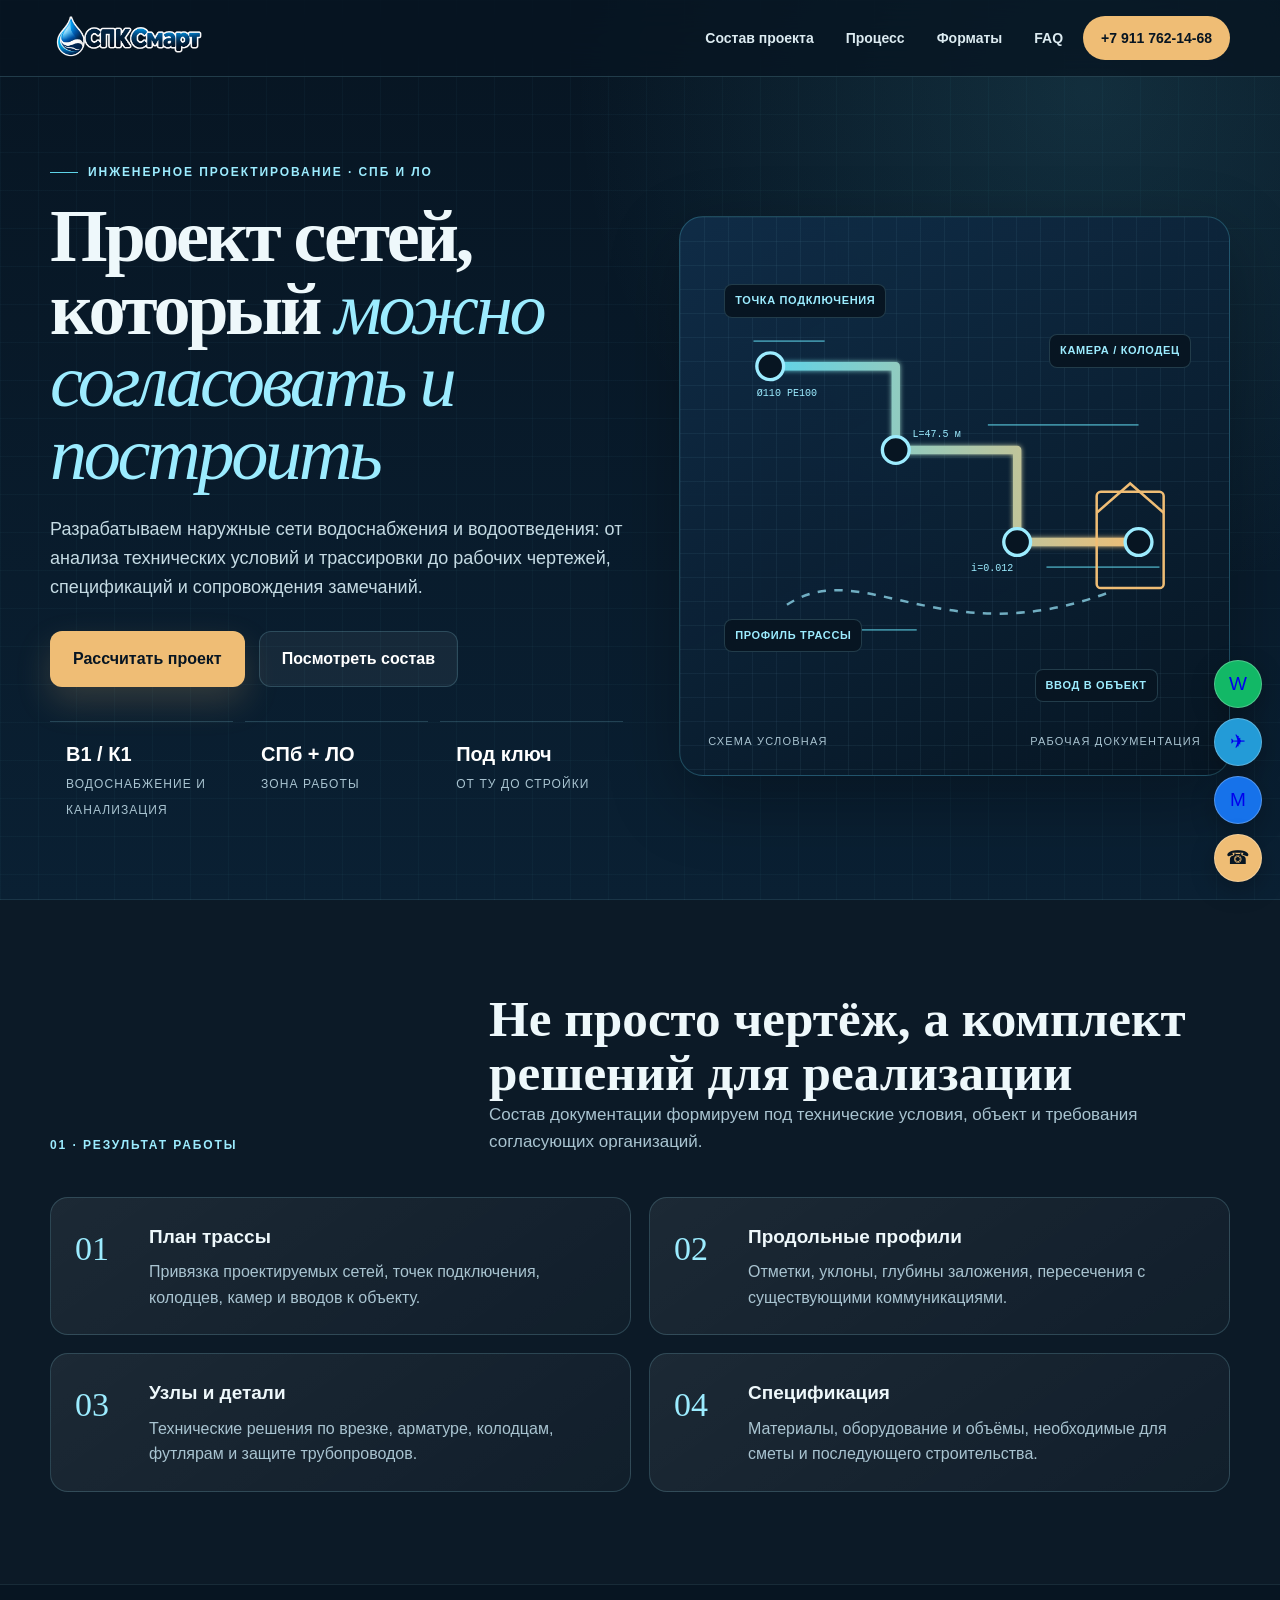
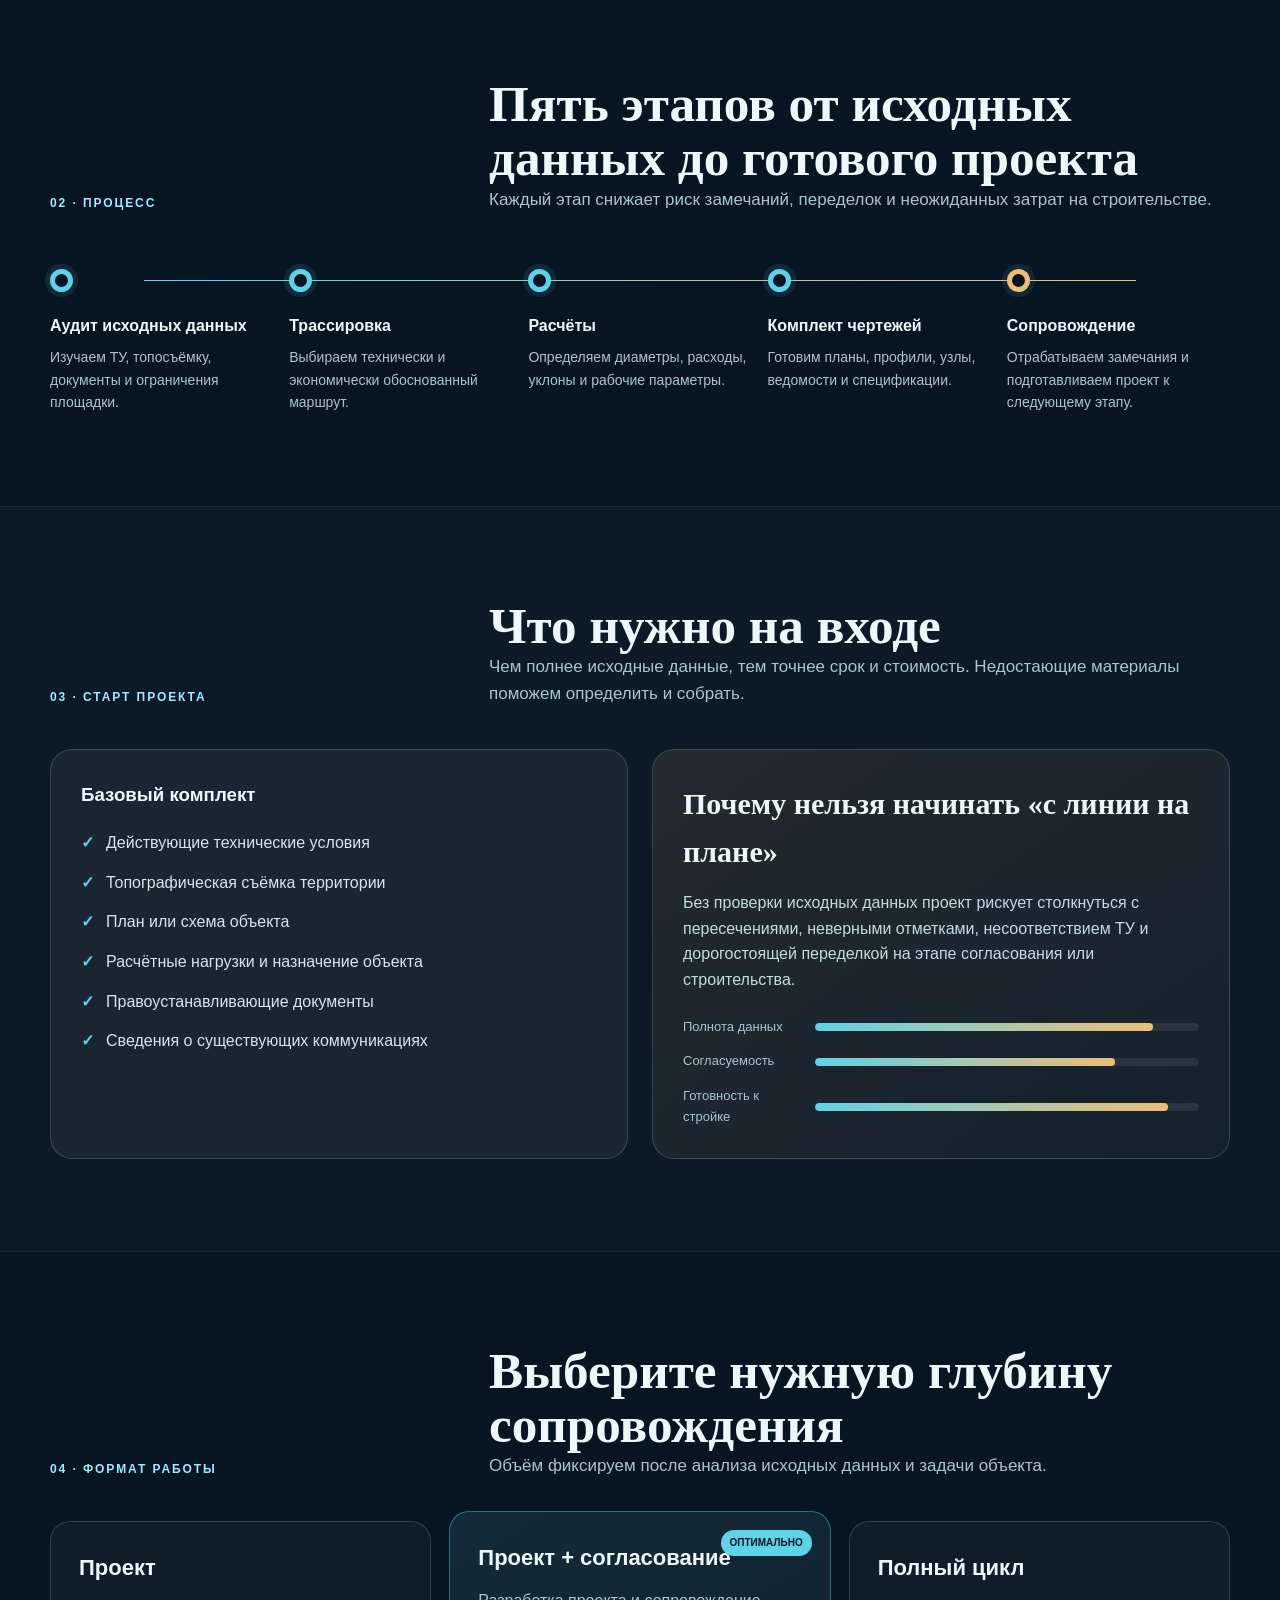
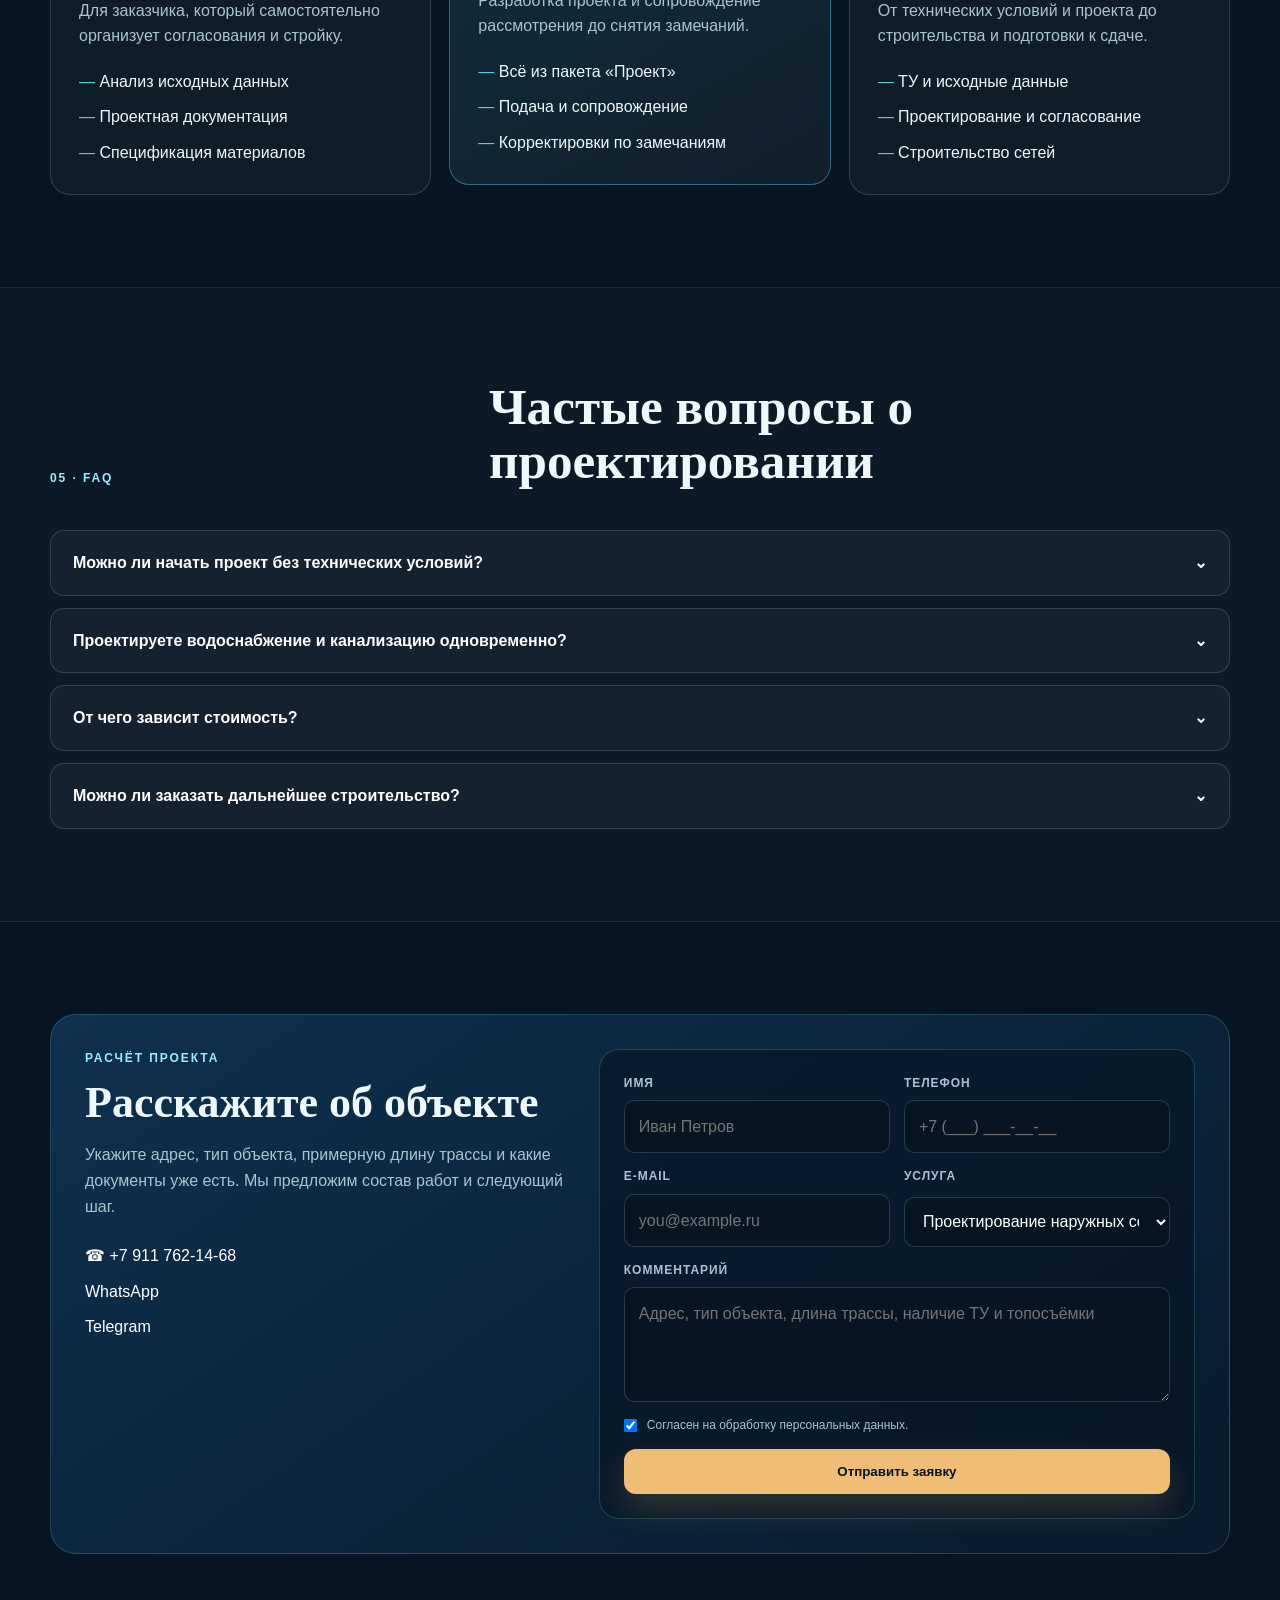
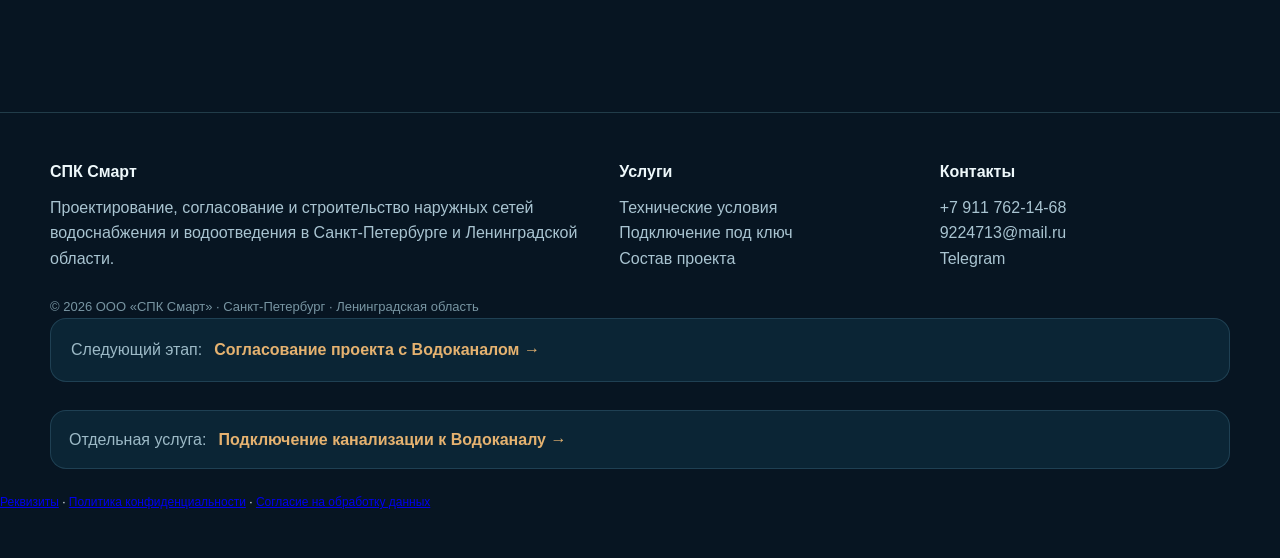
<file: proektirovanie-setey-vodosnabzheniya/index.html>
<!DOCTYPE html>
<html lang="ru">
<head>
  <meta charset="UTF-8">
  <meta name="viewport" content="width=device-width, initial-scale=1.0, viewport-fit=cover">
  <script type="text/javascript">
    (function(m,e,t,r,i,k,a){
      m[i]=m[i]||function(){(m[i].a=m[i].a||[]).push(arguments)};
      m[i].l=1*new Date();
      for (var j = 0; j < document.scripts.length; j++) {if (document.scripts[j].src === r) { return; }}
      k=e.createElement(t),a=e.getElementsByTagName(t)[0],k.async=1,k.src=r,a.parentNode.insertBefore(k,a)
    })(window, document,'script','https://mc.yandex.ru/metrika/tag.js?id=110924726', 'ym');

    ym(110924726, 'init', {ssr:true, webvisor:true, clickmap:true, ecommerce:"dataLayer", referrer: document.referrer, url: location.href, accurateTrackBounce:true, trackLinks:true});
  </script>
  <meta name="theme-color" content="#02111f">
  <meta name="format-detection" content="telephone=no">
  <meta name="mobile-web-app-capable" content="yes">
  <meta name="apple-mobile-web-app-status-bar-style" content="black-translucent">

  <title>Проектирование сетей водоснабжения и водоотведения в СПб | СПК Смарт</title>
  <meta name="description" content="Проектирование наружных сетей водоснабжения и водоотведения в Санкт-Петербурге и Ленинградской области: исходные данные, проектная документация и сопровождение согласований.">
  <meta name="author" content="СПК Смарт">
  <meta name="robots" content="index, follow, max-snippet:-1, max-image-preview:large, max-video-preview:-1">
  <link rel="canonical" href="https://spk-smart.ru/proektirovanie-setey-vodosnabzheniya/">

  <meta property="og:title" content="Проектирование сетей водоснабжения и водоотведения">
  <meta property="og:description" content="Разработаем проект наружных сетей водоснабжения и водоотведения с учётом проектной документации, особенностей объекта и требований согласующих организаций.">
  <meta property="og:url" content="https://spk-smart.ru/proektirovanie-setey-vodosnabzheniya/">
  <meta property="og:type" content="website">
  <meta property="og:image" content="https://spk-smart.ru/og-image.jpg">
  <meta property="og:image:type" content="image/jpeg">
  <meta property="og:image:width" content="1200">
  <meta property="og:image:height" content="630">
  <meta property="og:image:alt" content="Проектирование наружных сетей водоснабжения и водоотведения">

  <link rel="icon" href="/favicon.ico" sizes="any">
  <link rel="icon" type="image/svg+xml" href="/favicon.svg">
  <link rel="manifest" href="/site.webmanifest">

  <script type="application/ld+json">
  {
    "@context": "https://schema.org",
    "@type": "Service",
    "name": "Проектирование наружных сетей водоснабжения и водоотведения",
    "provider": {
      "@type": "LocalBusiness",
      "name": "СПК Смарт"
    },
    "areaServed": ["Санкт-Петербург", "Ленинградская область"],
    "url": "https://spk-smart.ru/proektirovanie-setey-vodosnabzheniya/",
    "description": "Разработка проектной документации наружных сетей водоснабжения и водоотведения для объектов Санкт-Петербурга и Ленинградской области."
  }
  </script>
  <script type="application/ld+json">
  {
    "@context": "https://schema.org",
    "@type": "FAQPage",
    "mainEntity": [
      {"@type":"Question","name":"Что входит в проект наружных сетей?","acceptedAnswer":{"@type":"Answer","text":"Состав зависит от объекта и технических условий. Обычно проект включает трассировку сетей, профили, узлы подключения, спецификации, расчёты и решения по организации строительства."}},
      {"@type":"Question","name":"Можно ли начинать проектирование без технических условий?","acceptedAnswer":{"@type":"Answer","text":"Предварительную проработку выполнить можно, но для полноценного проекта подключения обычно необходимы действующие технические условия и исходные данные по объекту."}},
      {"@type":"Question","name":"Проектируете ли вы водоснабжение и канализацию одновременно?","acceptedAnswer":{"@type":"Answer","text":"Да. Разрабатываем решения как по водоснабжению, так и по хозяйственно-бытовому и иному водоотведению, если это требуется для объекта."}},
      {"@type":"Question","name":"Сопровождаете ли вы согласование проекта?","acceptedAnswer":{"@type":"Answer","text":"Да. По договорённости сопровождаем рассмотрение проектной документации, устраняем замечания и готовим материалы для следующих этапов подключения."}},
      {"@type":"Question","name":"От чего зависит стоимость проектирования?","acceptedAnswer":{"@type":"Answer","text":"Стоимость зависит от протяжённости и сложности трассы, количества сетей, исходных данных, требований технических условий, необходимости изысканий и объёма согласований."}},
      {"@type":"Question","name":"Можно ли после проекта заказать строительство сетей?","acceptedAnswer":{"@type":"Answer","text":"Да. СПК Смарт может продолжить работу: согласование, строительство наружных сетей, исполнительная документация и подготовка объекта к сдаче."}}
    ]
  }
  </script>


  <style>
    :root{--ink:#071522;--navy:#0b2237;--panel:#102d48;--cyan:#5ed3e8;--cyan2:#9cecff;--paper:#eef8fb;--muted:#a9c4d1;--gold:#efbd75;--line:rgba(156,236,255,.18);--glass:rgba(255,255,255,.055);--shadow:0 24px 70px rgba(0,0,0,.28)}
    *{box-sizing:border-box;margin:0;padding:0}html{scroll-behavior:smooth}body{font-family:Inter,-apple-system,BlinkMacSystemFont,"Segoe UI",Arial,sans-serif;color:var(--paper);background:var(--ink);line-height:1.6;overflow-x:hidden}.container{width:min(1180px,calc(100% - 40px));margin:auto}.grid-bg{position:fixed;inset:0;z-index:-3;background:linear-gradient(rgba(94,211,232,.035) 1px,transparent 1px),linear-gradient(90deg,rgba(94,211,232,.035) 1px,transparent 1px),radial-gradient(circle at 85% 10%,rgba(94,211,232,.13),transparent 38%),linear-gradient(180deg,#071522,#0a2033);background-size:38px 38px,38px 38px,auto,auto}.site-header{position:sticky;top:0;z-index:50;background:rgba(7,21,34,.78);backdrop-filter:blur(18px);border-bottom:1px solid var(--line)}.topbar{height:76px;display:flex;align-items:center;justify-content:space-between;gap:22px}.brand{display:flex;align-items:center;gap:12px;color:#fff;text-decoration:none;font-weight:800;font-size:20px}.brand-mark{width:40px;height:40px;border:1px solid rgba(94,211,232,.45);border-radius:12px;display:grid;place-items:center;background:linear-gradient(145deg,rgba(94,211,232,.16),rgba(239,189,117,.12))}.brand small{display:block;color:var(--muted);font-size:9px;letter-spacing:.17em;font-weight:700}.nav{display:flex;align-items:center;gap:8px}.nav a{color:#dcebf1;text-decoration:none;font-size:14px;font-weight:700;padding:10px 12px;border-radius:10px}.nav a:hover{background:var(--glass)}.phone{background:var(--gold);color:#071522!important;padding:11px 18px!important;border-radius:999px!important}.hero{padding:74px 0 58px}.hero-grid{display:grid;grid-template-columns:1.02fr .98fr;gap:56px;align-items:center;min-height:690px}.kicker{display:inline-flex;align-items:center;gap:10px;text-transform:uppercase;letter-spacing:.16em;font-size:12px;font-weight:800;color:var(--cyan2);margin-bottom:18px}.kicker:before{content:"";width:28px;height:1px;background:var(--cyan)}h1{font-family:Georgia,"Times New Roman",serif;font-size:clamp(44px,5.8vw,78px);line-height:.98;letter-spacing:-.045em;margin-bottom:24px}h1 em{font-weight:400;color:var(--cyan2)}.lead{font-size:18px;color:#c5dbe4;max-width:690px;margin-bottom:30px}.actions{display:flex;gap:14px;flex-wrap:wrap}.btn{display:inline-flex;align-items:center;justify-content:center;gap:10px;padding:14px 22px;border-radius:12px;font-weight:800;text-decoration:none;border:1px solid transparent;transition:.2s}.btn:hover{transform:translateY(-2px)}.btn-primary{background:var(--gold);color:#071522;box-shadow:0 15px 35px rgba(239,189,117,.18)}.btn-secondary{color:#fff;border-color:var(--line);background:var(--glass)}.microfacts{display:grid;grid-template-columns:repeat(3,1fr);gap:12px;margin-top:34px}.microfact{padding:16px;border-top:1px solid var(--line)}.microfact b{display:block;font-size:20px;color:#fff}.microfact span{font-size:12px;color:var(--muted);text-transform:uppercase;letter-spacing:.09em}.blueprint{position:relative;min-height:560px;border:1px solid rgba(94,211,232,.25);border-radius:24px;background:linear-gradient(150deg,rgba(16,45,72,.95),rgba(7,21,34,.92));box-shadow:var(--shadow);overflow:hidden}.blueprint:before{content:"";position:absolute;inset:0;background:linear-gradient(rgba(156,236,255,.055) 1px,transparent 1px),linear-gradient(90deg,rgba(156,236,255,.055) 1px,transparent 1px);background-size:24px 24px}.bp-label{position:absolute;z-index:2;padding:7px 10px;background:#071522;border:1px solid var(--line);border-radius:8px;font-size:11px;color:var(--cyan2);font-weight:800;letter-spacing:.06em}.bp-a{left:8%;top:12%}.bp-b{right:7%;top:21%}.bp-c{right:13%;bottom:13%}.bp-d{left:8%;bottom:22%}.blueprint svg{position:absolute;inset:40px;width:calc(100% - 80px);height:calc(100% - 80px)}.bp-note{position:absolute;left:28px;right:28px;bottom:24px;display:flex;justify-content:space-between;color:var(--muted);font-size:11px;text-transform:uppercase;letter-spacing:.11em}.section{padding:92px 0}.section.alt{background:rgba(255,255,255,.025);border-block:1px solid rgba(156,236,255,.08)}.section-head{display:grid;grid-template-columns:.7fr 1.3fr;gap:40px;align-items:end;margin-bottom:42px}.section-tag{color:var(--cyan2);font-size:12px;text-transform:uppercase;letter-spacing:.16em;font-weight:800}.section h2{font-family:Georgia,"Times New Roman",serif;font-size:clamp(34px,4vw,54px);line-height:1.06}.section-intro{color:var(--muted);font-size:17px}.deliverables{display:grid;grid-template-columns:repeat(2,1fr);gap:18px}.deliverable{display:grid;grid-template-columns:56px 1fr;gap:18px;padding:24px;border:1px solid var(--line);border-radius:18px;background:linear-gradient(145deg,rgba(255,255,255,.065),rgba(255,255,255,.025))}.deliverable .num{font-family:Georgia,serif;font-size:34px;color:var(--cyan2)}.deliverable h3{font-size:19px;margin-bottom:7px}.deliverable p{color:var(--muted)}.timeline{position:relative;display:grid;grid-template-columns:repeat(5,1fr);gap:16px}.timeline:before{content:"";position:absolute;left:8%;right:8%;top:25px;height:1px;background:linear-gradient(90deg,var(--cyan),var(--gold))}.step{position:relative;padding-top:58px}.step .dot{position:absolute;top:14px;left:0;width:23px;height:23px;border-radius:50%;background:#071522;border:5px solid var(--cyan);box-shadow:0 0 0 5px rgba(94,211,232,.11)}.step:nth-child(5) .dot{border-color:var(--gold)}.step b{display:block;margin-bottom:8px}.step p{font-size:14px;color:var(--muted)}.source-grid{display:grid;grid-template-columns:1fr 1fr;gap:24px}.checklist,.risk-card{border:1px solid var(--line);border-radius:22px;padding:30px;background:var(--glass)}.checklist ul{list-style:none;display:grid;gap:14px;margin-top:20px}.checklist li{display:flex;gap:12px;color:#d6e6ec}.checklist li:before{content:"✓";color:var(--cyan);font-weight:900}.risk-card{background:linear-gradient(145deg,rgba(239,189,117,.1),rgba(255,255,255,.03))}.risk-card h3{font-family:Georgia,serif;font-size:30px;margin-bottom:14px}.risk-card p{color:#c5dbe4}.risk-meter{margin-top:24px;display:grid;gap:14px}.meter-row{display:grid;grid-template-columns:120px 1fr;gap:12px;align-items:center;font-size:13px;color:var(--muted)}.meter{height:8px;background:rgba(255,255,255,.08);border-radius:999px;overflow:hidden}.meter i{display:block;height:100%;background:linear-gradient(90deg,var(--cyan),var(--gold));border-radius:inherit}.packages{display:grid;grid-template-columns:repeat(3,1fr);gap:18px}.package{padding:28px;border:1px solid var(--line);border-radius:20px;background:rgba(255,255,255,.035);position:relative}.package.featured{transform:translateY(-10px);background:linear-gradient(150deg,rgba(94,211,232,.12),rgba(255,255,255,.045));border-color:rgba(94,211,232,.42)}.badge{position:absolute;right:18px;top:18px;padding:5px 9px;border-radius:999px;background:var(--cyan);color:#071522;font-size:10px;text-transform:uppercase;font-weight:900}.package h3{font-size:22px;margin-bottom:12px}.package p{color:var(--muted);margin-bottom:20px}.package ul{list-style:none;display:grid;gap:10px}.package li:before{content:"— ";color:var(--cyan)}.faq{display:grid;gap:12px}.faq-item{border:1px solid var(--line);border-radius:14px;background:rgba(255,255,255,.035);overflow:hidden}.faq-question{width:100%;display:flex;justify-content:space-between;gap:18px;text-align:left;padding:19px 22px;color:#fff;background:none;border:0;font:inherit;font-weight:800;cursor:pointer}.faq-answer{display:none;padding:0 22px 22px;color:var(--muted)}.faq-item.open .faq-answer{display:block}.contact-wrap{display:grid;grid-template-columns:.9fr 1.1fr;gap:26px;padding:34px;border-radius:26px;background:linear-gradient(145deg,#0f304e,#081a2b);border:1px solid var(--line)}.contact-copy h2{font-size:44px;margin:12px 0 16px}.contact-copy p{color:var(--muted)}.contact-links{display:grid;gap:10px;margin-top:24px}.contact-links a{color:#fff;text-decoration:none}.form{display:grid;grid-template-columns:1fr 1fr;gap:14px;padding:24px;background:rgba(7,21,34,.6);border:1px solid var(--line);border-radius:20px}.field{display:grid;gap:7px}.field.full,.consent,.submit-btn{grid-column:1/-1}.field label{font-size:12px;color:var(--muted);font-weight:800;text-transform:uppercase;letter-spacing:.08em}.field input,.field select,.field textarea{width:100%;border:1px solid rgba(156,236,255,.18);background:#071522;color:#fff;border-radius:10px;padding:13px 14px;font:inherit}.field textarea{min-height:115px;resize:vertical}.consent{display:flex;gap:10px;color:var(--muted);font-size:12px}.form-success,.form-error{display:none;padding:20px;border-radius:14px;margin-top:14px}.form-success.show{display:block;background:rgba(80,210,150,.12);border:1px solid rgba(80,210,150,.35)}.form-error{background:rgba(255,90,90,.11);border:1px solid rgba(255,90,90,.3)}footer{padding:46px 0;border-top:1px solid var(--line)}.footer-grid{display:grid;grid-template-columns:1.3fr .7fr .7fr;gap:30px}.footer-grid h4{margin-bottom:10px}.footer-grid ul{list-style:none}.footer-grid a{color:var(--muted);text-decoration:none}.copy{margin-top:26px;color:#7895a2;font-size:13px}.floating-actions{position:fixed;right:18px;bottom:18px;display:grid;gap:10px;z-index:40}.fab{width:48px;height:48px;border-radius:50%;display:grid;place-items:center;text-decoration:none;border:1px solid rgba(255,255,255,.25);box-shadow:0 8px 25px rgba(0,0,0,.25)}.fab:after{font-size:19px}.wa{background:#12b866}.wa:after{content:"W"}.tg{background:#239bd7}.tg:after{content:"✈"}.max{background:#1672ea}.max:after{content:"M"}.call{background:var(--gold);color:#071522}.call:after{content:"☎"}
    @media(max-width:900px){.nav a:not(.phone){display:none}.hero-grid,.section-head,.source-grid,.contact-wrap{grid-template-columns:1fr}.hero-grid{min-height:auto}.blueprint{min-height:470px}.timeline{grid-template-columns:1fr}.timeline:before{left:11px;right:auto;top:15px;bottom:15px;width:1px;height:auto}.step{padding:0 0 22px 48px}.step .dot{top:0}.packages{grid-template-columns:1fr}.package.featured{transform:none}.deliverables{grid-template-columns:1fr}.footer-grid{grid-template-columns:1fr 1fr}.microfacts{grid-template-columns:1fr 1fr}}
    @media(max-width:600px){.container{width:min(100% - 28px,1180px)}.topbar{height:68px}.brand{font-size:16px}.phone{padding:9px 12px!important;font-size:12px!important}.hero{padding-top:46px}.hero-grid{gap:34px}.blueprint{min-height:390px}.blueprint svg{inset:22px;width:calc(100% - 44px);height:calc(100% - 44px)}.microfacts{grid-template-columns:1fr}.form{grid-template-columns:1fr;padding:18px}.field,.field.full,.consent,.submit-btn{grid-column:1}.footer-grid{grid-template-columns:1fr}.contact-copy h2{font-size:36px}.section{padding:68px 0}.floating-actions{right:10px;bottom:10px}.fab{width:44px;height:44px}}
  </style>


<style id="spk-real-work-style">
  .spk-real-work{padding:56px 0;position:relative;content-visibility:auto;contain-intrinsic-size:720px}
  .spk-real-inner{width:min(1180px,calc(100% - 32px));margin:0 auto}
  .spk-real-head{display:flex;align-items:end;justify-content:space-between;gap:24px;margin-bottom:24px}
  .spk-real-kicker{font:700 11px/1.2 'JetBrains Mono',monospace;letter-spacing:.18em;text-transform:uppercase;color:#78c8f5;margin-bottom:10px}
  .spk-real-title{margin:0;font-family:Georgia,'Times New Roman',serif;font-size:clamp(30px,4vw,48px);line-height:1.04;color:#f5f9ff}
  .spk-real-title em{font-weight:400;color:#efbb7c}
  .spk-real-note{max-width:520px;margin:0;color:#a9bfd6;line-height:1.65;font-size:15px}
  .spk-real-grid{display:grid;grid-template-columns:repeat(2,minmax(0,1fr));gap:16px}
  .spk-real-card{position:relative;min-height:330px;overflow:hidden;border-radius:26px;border:1px solid rgba(255,255,255,.1);background:#0c2741;box-shadow:0 20px 48px rgba(0,0,0,.22)}
  .spk-real-card img{width:100%;height:100%;min-height:330px;object-fit:cover;display:block;transition:transform .45s ease}
  .spk-real-card:hover img{transform:scale(1.025)}
  .spk-real-actions{display:flex;gap:12px;flex-wrap:wrap;margin-top:20px}
  .spk-real-link{display:inline-flex;align-items:center;justify-content:center;padding:13px 18px;border-radius:999px;border:1px solid rgba(255,255,255,.16);color:#eef7ff;text-decoration:none;font-weight:700;background:rgba(255,255,255,.04)}
  .spk-real-link.primary{border-color:transparent;background:linear-gradient(135deg,#f0c58f,#d8a46d);color:#081725}
  .spk-proof-grid{display:grid;grid-template-columns:1fr 1fr;gap:16px}
  .spk-proof-doc{display:grid;grid-template-columns:180px 1fr;gap:20px;align-items:center;padding:20px;border-radius:26px;border:1px solid rgba(255,255,255,.1);background:linear-gradient(180deg,rgba(14,45,71,.94),rgba(8,24,40,.94));box-shadow:0 20px 48px rgba(0,0,0,.22)}
  .spk-proof-doc img{width:180px;aspect-ratio:3/4;object-fit:cover;object-position:top;border-radius:16px;background:white}
  .spk-proof-doc h3{margin:0 0 9px;color:#fff;font-size:23px}
  .spk-proof-doc p{margin:0;color:#a9bfd6;line-height:1.6;font-size:14px}
  .spk-proof-doc a{display:inline-flex;margin-top:14px;color:#f0c58f;font-weight:700;text-decoration:none}
  .spk-home-trust{margin-top:30px;padding:22px;border:1px solid rgba(255,255,255,.1);border-radius:24px;background:linear-gradient(135deg,rgba(13,43,73,.86),rgba(8,26,44,.86));display:grid;grid-template-columns:1fr auto;gap:20px;align-items:center}
  .spk-home-trust strong{display:block;font-family:Georgia,'Times New Roman',serif;font-size:25px;color:#fff;margin-bottom:6px}
  .spk-home-trust p{margin:0;color:#a9bfd6;line-height:1.55}
  .spk-home-trust-actions{display:flex;gap:10px;flex-wrap:wrap}
  @media(max-width:800px){.spk-real-head{display:block}.spk-real-note{margin-top:12px}.spk-real-grid,.spk-proof-grid{grid-template-columns:1fr}.spk-real-card,.spk-real-card img{min-height:270px}.spk-proof-doc{grid-template-columns:110px 1fr}.spk-proof-doc img{width:110px}.spk-home-trust{grid-template-columns:1fr}.spk-real-work{padding:42px 0}}
</style>

<link rel="stylesheet" href="/assets/header-brand.css">
</head>
<body>
  <div class="grid-bg"></div>
  <header class="site-header">
    <div class="container topbar">
      <a class="brand spk-brand" href="/" aria-label="СПК Смарт — на главную"><img src="/assets/spk-smart-logo.png" width="210" height="40" alt="СПК Смарт"></a>
      <nav class="nav"><a href="#scope">Состав проекта</a><a href="#process">Процесс</a><a href="#packages">Форматы</a><a href="#faq">FAQ</a><a class="phone" href="tel:+79117621468">+7 911 762-14-68</a></nav>
    </div>
  </header>
  <main>
    <section class="hero">
      <div class="container hero-grid">
        <div>
          <div class="kicker">Инженерное проектирование · СПб и ЛО</div>
          <h1>Проект сетей, который <em>можно согласовать и построить</em></h1>
          <p class="lead">Разрабатываем наружные сети водоснабжения и водоотведения: от анализа технических условий и трассировки до рабочих чертежей, спецификаций и сопровождения замечаний.</p>
          <div class="actions"><a class="btn btn-primary" href="#contact">Рассчитать проект</a><a class="btn btn-secondary" href="#scope">Посмотреть состав</a></div>
          <div class="microfacts"><div class="microfact"><b>В1 / К1</b><span>водоснабжение и канализация</span></div><div class="microfact"><b>СПб + ЛО</b><span>зона работы</span></div><div class="microfact"><b>Под ключ</b><span>от ТУ до стройки</span></div></div>
        </div>
        <div class="blueprint" aria-label="Схема проектируемой наружной сети">
          <span class="bp-label bp-a">ТОЧКА ПОДКЛЮЧЕНИЯ</span><span class="bp-label bp-b">КАМЕРА / КОЛОДЕЦ</span><span class="bp-label bp-c">ВВОД В ОБЪЕКТ</span><span class="bp-label bp-d">ПРОФИЛЬ ТРАССЫ</span>
          <svg viewBox="0 0 560 520" role="img">
            <defs><linearGradient id="pipe" x1="0" x2="1"><stop stop-color="#5ed3e8"/><stop offset="1" stop-color="#efbd75"/></linearGradient><filter id="glow"><feGaussianBlur stdDeviation="3" result="b"/><feMerge><feMergeNode in="b"/><feMergeNode in="SourceGraphic"/></feMerge></filter></defs>
            <path d="M60 105 H210 V205 H355 V315 H500" fill="none" stroke="url(#pipe)" stroke-width="10" stroke-linecap="round" stroke-linejoin="round" filter="url(#glow)"/>
            <path d="M80 390 C170 330 265 450 465 375" fill="none" stroke="#9cecff" stroke-width="3" stroke-dasharray="10 10" opacity=".7"/>
            <g fill="#071522" stroke="#9cecff" stroke-width="4"><circle cx="60" cy="105" r="16"/><circle cx="210" cy="205" r="16"/><circle cx="355" cy="315" r="16"/><circle cx="500" cy="315" r="16"/></g>
            <g stroke="#5ed3e8" stroke-width="2" opacity=".6"><path d="M40 75 H125"/><path d="M320 175 H500"/><path d="M390 345 H525"/><path d="M65 420 H235"/></g>
            <g fill="none" stroke="#efbd75" stroke-width="3"><rect x="450" y="255" width="80" height="115" rx="5"/><path d="M450 280 L490 245 L530 280"/></g>
            <g fill="#9cecff" font-size="12" font-family="monospace"><text x="44" y="140">Ø110 PE100</text><text x="230" y="190">L=47.5 м</text><text x="300" y="350">i=0.012</text></g>
          </svg>
          <div class="bp-note"><span>Схема условная</span><span>Рабочая документация</span></div>
        </div>
      </div>
    </section>

    <section class="section alt" id="scope"><div class="container"><div class="section-head"><div class="section-tag">01 · Результат работы</div><div><h2>Не просто чертёж, а комплект решений для реализации</h2><p class="section-intro">Состав документации формируем под технические условия, объект и требования согласующих организаций.</p></div></div><div class="deliverables">
      <article class="deliverable"><div class="num">01</div><div><h3>План трассы</h3><p>Привязка проектируемых сетей, точек подключения, колодцев, камер и вводов к объекту.</p></div></article>
      <article class="deliverable"><div class="num">02</div><div><h3>Продольные профили</h3><p>Отметки, уклоны, глубины заложения, пересечения с существующими коммуникациями.</p></div></article>
      <article class="deliverable"><div class="num">03</div><div><h3>Узлы и детали</h3><p>Технические решения по врезке, арматуре, колодцам, футлярам и защите трубопроводов.</p></div></article>
      <article class="deliverable"><div class="num">04</div><div><h3>Спецификация</h3><p>Материалы, оборудование и объёмы, необходимые для сметы и последующего строительства.</p></div></article>
    </div></div></section>

    <section class="section" id="process"><div class="container"><div class="section-head"><div class="section-tag">02 · Процесс</div><div><h2>Пять этапов от исходных данных до готового проекта</h2><p class="section-intro">Каждый этап снижает риск замечаний, переделок и неожиданных затрат на строительстве.</p></div></div><div class="timeline">
      <div class="step"><span class="dot"></span><b>Аудит исходных данных</b><p>Изучаем ТУ, топосъёмку, документы и ограничения площадки.</p></div><div class="step"><span class="dot"></span><b>Трассировка</b><p>Выбираем технически и экономически обоснованный маршрут.</p></div><div class="step"><span class="dot"></span><b>Расчёты</b><p>Определяем диаметры, расходы, уклоны и рабочие параметры.</p></div><div class="step"><span class="dot"></span><b>Комплект чертежей</b><p>Готовим планы, профили, узлы, ведомости и спецификации.</p></div><div class="step"><span class="dot"></span><b>Сопровождение</b><p>Отрабатываем замечания и подготавливаем проект к следующему этапу.</p></div>
    </div></div></section>

    <section class="section alt"><div class="container"><div class="section-head"><div class="section-tag">03 · Старт проекта</div><div><h2>Что нужно на входе</h2><p class="section-intro">Чем полнее исходные данные, тем точнее срок и стоимость. Недостающие материалы поможем определить и собрать.</p></div></div><div class="source-grid"><div class="checklist"><h3>Базовый комплект</h3><ul><li>Действующие технические условия</li><li>Топографическая съёмка территории</li><li>План или схема объекта</li><li>Расчётные нагрузки и назначение объекта</li><li>Правоустанавливающие документы</li><li>Сведения о существующих коммуникациях</li></ul></div><div class="risk-card"><h3>Почему нельзя начинать «с линии на плане»</h3><p>Без проверки исходных данных проект рискует столкнуться с пересечениями, неверными отметками, несоответствием ТУ и дорогостоящей переделкой на этапе согласования или строительства.</p><div class="risk-meter"><div class="meter-row"><span>Полнота данных</span><span class="meter"><i style="width:88%"></i></span></div><div class="meter-row"><span>Согласуемость</span><span class="meter"><i style="width:78%"></i></span></div><div class="meter-row"><span>Готовность к стройке</span><span class="meter"><i style="width:92%"></i></span></div></div></div></div></div></section>

    <section class="section" id="packages"><div class="container"><div class="section-head"><div class="section-tag">04 · Формат работы</div><div><h2>Выберите нужную глубину сопровождения</h2><p class="section-intro">Объём фиксируем после анализа исходных данных и задачи объекта.</p></div></div><div class="packages"><article class="package"><h3>Проект</h3><p>Для заказчика, который самостоятельно организует согласования и стройку.</p><ul><li>Анализ исходных данных</li><li>Проектная документация</li><li>Спецификация материалов</li></ul></article><article class="package featured"><span class="badge">Оптимально</span><h3>Проект + согласование</h3><p>Разработка проекта и сопровождение рассмотрения до снятия замечаний.</p><ul><li>Всё из пакета «Проект»</li><li>Подача и сопровождение</li><li>Корректировки по замечаниям</li></ul></article><article class="package"><h3>Полный цикл</h3><p>От технических условий и проекта до строительства и подготовки к сдаче.</p><ul><li>ТУ и исходные данные</li><li>Проектирование и согласование</li><li>Строительство сетей</li></ul></article></div></div></section>

    <section class="section alt" id="faq"><div class="container"><div class="section-head"><div class="section-tag">05 · FAQ</div><div><h2>Частые вопросы о проектировании</h2></div></div><div class="faq">
      <div class="faq-item"><button class="faq-question" type="button"><span>Можно ли начать проект без технических условий?</span><span>⌄</span></button><div class="faq-answer">Предварительную трассировку выполнить можно, но полноценный проект подключения обычно требует действующих технических условий и проверенных исходных данных.</div></div>
      <div class="faq-item"><button class="faq-question" type="button"><span>Проектируете водоснабжение и канализацию одновременно?</span><span>⌄</span></button><div class="faq-answer">Да. Состав проекта может включать наружное водоснабжение, хозяйственно-бытовую канализацию и другие решения, предусмотренные заданием и техническими условиями.</div></div>
      <div class="faq-item"><button class="faq-question" type="button"><span>От чего зависит стоимость?</span><span>⌄</span></button><div class="faq-answer">От протяжённости и сложности трассы, числа пересечений, состава исходных данных, необходимости изысканий и объёма сопровождения согласований.</div></div>
      <div class="faq-item"><button class="faq-question" type="button"><span>Можно ли заказать дальнейшее строительство?</span><span>⌄</span></button><div class="faq-answer">Да. После проектирования можем продолжить работу: согласование, строительство, исполнительная документация и подготовка объекта к сдаче.</div></div>
    </div></div></section>

    <section class="section" id="contact"><div class="container"><div class="contact-wrap"><div class="contact-copy"><div class="section-tag">Расчёт проекта</div><h2>Расскажите об объекте</h2><p>Укажите адрес, тип объекта, примерную длину трассы и какие документы уже есть. Мы предложим состав работ и следующий шаг.</p><div class="contact-links"><a href="tel:+79117621468">☎ +7 911 762-14-68</a><a href="https://wa.me/79117621468?text=Здравствуйте!%20Нужно%20проектирование%20наружных%20сетей" target="_blank" rel="noopener">WhatsApp</a><a href="https://t.me/depot888" target="_blank" rel="noopener">Telegram</a></div></div><div>
      <form id="contactForm" class="form"><input type="hidden" name="service" value="Проектирование наружных сетей водоснабжения и водоотведения"><input type="hidden" name="page" value=""><input type="hidden" name="website" value="">
      <div class="field"><label for="name">Имя</label><input id="name" name="name" type="text" placeholder="Иван Петров" required></div><div class="field"><label for="phone">Телефон</label><input id="phone" name="phone" type="tel" placeholder="+7 (___) ___-__-__" required></div><div class="field"><label for="email">E-mail</label><input id="email" name="email" type="email" placeholder="you@example.ru"></div><div class="field"><label for="serviceSelect">Услуга</label><select id="serviceSelect" name="serviceSelect"><option value="Проектирование наружных сетей водоснабжения и водоотведения" selected>Проектирование наружных сетей</option><option value="Подключение к Водоканалу под ключ">Подключение к Водоканалу</option><option value="Получение технических условий Водоканала">Получение технических условий</option></select></div><div class="field full"><label for="message">Комментарий</label><textarea id="message" name="message" placeholder="Адрес, тип объекта, длина трассы, наличие ТУ и топосъёмки"></textarea></div><label class="consent"><input type="checkbox" checked required><span>Согласен на обработку персональных данных.</span></label><button type="submit" class="btn btn-primary submit-btn">Отправить заявку</button></form><div class="form-success" id="formSuccess"><strong>Заявка отправлена</strong><p>Мы свяжемся с вами и уточним исходные данные.</p></div><div class="form-error" id="formError"></div>
    </div></div></div></section>
  
<section class="spk-real-work" aria-labelledby="real-work-title">
  <div class="spk-real-inner">
    <div class="spk-real-head">
      <div><div class="spk-real-kicker">Реальные объекты СПК Смарт</div><h2 class="spk-real-title" id="real-work-title">Как работа выглядит <em>на объекте</em></h2></div>
      <p class="spk-real-note">Проект должен превращаться в понятное строительное решение: диаметры, узлы, спецификация и трасса должны совпадать с тем, что реально собирается на площадке.</p>
    </div>
    <div class="spk-real-grid">
      <a class="spk-real-card" href="../kejsy/"><img src="../assets/cases/case-13.webp" alt="Фото с объекта СПК Смарт" loading="lazy" decoding="async"></a>
      <a class="spk-real-card" href="../kejsy/"><img src="../assets/cases/case-12.webp" alt="Фото с объекта СПК Смарт" loading="lazy" decoding="async"></a>
    </div>
    <div class="spk-real-actions"><a class="spk-real-link primary" href="../kejsy/">Все реальные работы →</a><a class="spk-real-link" href="../dokumenty/">Документы и допуски</a></div>
  </div>
</section>

<section class="spk-real-work" aria-labelledby="proof-title"><div class="spk-real-inner"><div class="spk-real-head"><div><div class="spk-real-kicker">Документы и право на проектирование</div><h2 class="spk-real-title" id="proof-title">Проектирование подтверждено <em>документами</em></h2></div><p class="spk-real-note">Не перегружаем страницу сканами: показываем один актуальный документ и даём переход в полный раздел.</p></div><div class="spk-proof-grid"><div class="spk-proof-doc"><img src="../assets/documents/nopriz-2025.webp" alt="Превью выписки НОПРИЗ ООО СПК Смарт от 23 июля 2025 года" loading="lazy"><div><h3>Актуальная выписка НОПРИЗ</h3><p>Выписка от 23.07.2025 подтверждает членство ООО «СПК Смарт» в Ассоциации «Невский Кластер Проектировщиков» и право подготовки проектной документации для объектов капитального строительства, кроме особо опасных, технически сложных и уникальных объектов.</p><a href="../documents/vypiska-nopriz-spk-smart-2025.pdf" target="_blank" rel="noopener">Открыть PDF →</a></div></div><div class="spk-proof-doc"><img src="../assets/documents/sro-stroitelstvo-2023.webp" alt="Превью строительной выписки СРО ООО СПК Смарт 2023 года" loading="lazy"><div><h3>Строительная выписка СРО</h3><p>Архивная выписка от 07.04.2023 размещена как подтверждение истории членства и строительной компетенции компании на дату выдачи документа.</p><a href="../dokumenty/">Все документы →</a></div></div></div></div></section>
</main>
  <div class="floating-actions"><a href="https://wa.me/79117621468?text=Здравствуйте!%20Нужно%20проектирование%20наружных%20сетей" class="fab wa" target="_blank" rel="noopener" aria-label="WhatsApp"></a><a href="https://t.me/depot888" class="fab tg" target="_blank" rel="noopener" aria-label="Telegram"></a><a href="https://max.ru/+79117621468" class="fab max" target="_blank" rel="noopener" aria-label="MAX"></a><a href="tel:+79117621468" class="fab call" aria-label="Позвонить"></a></div>
  <footer><div class="container footer-grid"><div><h4>СПК Смарт</h4><p style="color:var(--muted)">Проектирование, согласование и строительство наружных сетей водоснабжения и водоотведения в Санкт-Петербурге и Ленинградской области.</p></div><div><h4>Услуги</h4><ul><li><a href="/tehnicheskie-usloviya-vodokanala/">Технические условия</a></li><li><a href="/podklyuchenie-k-vodokanalu/">Подключение под ключ</a></li><li><a href="#scope">Состав проекта</a></li></ul></div><div><h4>Контакты</h4><ul><li><a href="tel:+79117621468">+7 911 762-14-68</a></li><li><a href="mailto:9224713@mail.ru">9224713@mail.ru</a></li><li><a href="https://t.me/depot888">Telegram</a></li></ul></div></div><div class="container copy">© 2026 ООО «СПК Смарт» · Санкт-Петербург · Ленинградская область</div><div style="width:min(1180px,calc(100% - 32px));margin:0 auto 28px;padding:18px 20px;border:1px solid rgba(120,190,220,.18);border-radius:16px;background:rgba(15,45,61,.72);font-family:Arial,sans-serif"><span style="color:#9dbac7;margin-right:12px">Следующий этап:</span><a href="/soglasovanie-proekta-vodokanala/" style="color:#e5b270;font-weight:800;text-decoration:none">Согласование проекта с Водоканалом →</a></div><div style="width:min(1180px,calc(100% - 32px));margin:0 auto 24px;padding:16px 18px;border:1px solid rgba(120,190,220,.18);border-radius:16px;background:rgba(15,45,61,.72);font-family:Arial,sans-serif"><span style="color:#9dbac7;margin-right:12px">Отдельная услуга:</span><a href="/podklyuchenie-kanalizatsii-vodokanala/" style="color:#e5b270;font-weight:800;text-decoration:none">Подключение канализации к Водоканалу →</a></div><div style="margin-top:12px;font-size:12px"><a href="/rekvizity/">Реквизиты</a> · <a href="/politika-konfidencialnosti/">Политика конфиденциальности</a> · <a href="/soglasie-na-obrabotku-personalnyh-dannyh/">Согласие на обработку данных</a></div></footer>
  <script>
    const form = document.getElementById('contactForm');
    const formSuccess = document.getElementById('formSuccess');
    const formError = document.getElementById('formError');

    document.querySelectorAll('.faq-question').forEach(button => {
      button.addEventListener('click', () => {
        const item = button.closest('.faq-item');
        const isOpen = item.classList.contains('open');
        document.querySelectorAll('.faq-item.open').forEach(i => i.classList.remove('open'));
        if (!isOpen) item.classList.add('open');
      });
    });

    const phoneInput = document.getElementById('phone');
    if (phoneInput) {
      phoneInput.addEventListener('input', (e) => {
        let value = e.target.value.replace(/\D/g, '');
        if (value.startsWith('8')) value = '7' + value.slice(1);
        if (!value.startsWith('7')) value = '7' + value;
        value = value.slice(0, 11);
        let formatted = '+7';
        if (value.length > 1) formatted += ' (' + value.slice(1, 4);
        if (value.length >= 4) formatted += ') ' + value.slice(4, 7);
        if (value.length >= 7) formatted += '-' + value.slice(7, 9);
        if (value.length >= 9) formatted += '-' + value.slice(9, 11);
        e.target.value = formatted;
      });
    }

    if (form) {
      form.addEventListener('submit', async function (event) {
        event.preventDefault();
        formError.style.display = 'none';
        formError.textContent = '';
        form.querySelector('input[name="page"]').value = window.location.href;
        const serviceSelect = form.querySelector('#serviceSelect');
        const hiddenService = form.querySelector('input[name="service"]');
        if (serviceSelect && hiddenService) {
          hiddenService.value = serviceSelect.value;
        }

        const data = new FormData(form);
        const button = form.querySelector('button[type="submit"]');
        const originalText = button ? button.textContent : 'Отправить заявку';
        if (button) {
          button.disabled = true;
          button.textContent = 'Отправляем...';
        }

        try {
          const response = await fetch('/send-form.php', { method: 'POST', body: data });
          const result = await response.json();
          if (response.ok !== true || result.ok !== true) {
            throw new Error(result.message || 'Не удалось отправить заявку');
          }
          form.reset();
          form.style.display = 'none';
          formSuccess.classList.add('show');
          if (typeof ym === 'function') {
            ym(110924726, 'reachGoal', 'form_submit');
          }
        } catch (err) {
          formError.textContent = 'Не удалось отправить заявку. Позвоните нам или попробуйте ещё раз.';
          formError.style.display = 'block';
        } finally {
          if (button) {
            button.disabled = false;
            button.textContent = originalText;
          }
        }
      });
    }

    (function () {
      var COUNTER_ID = 110924726;
      function safeYm(goal) {
        if (typeof ym === 'function') {
          try { ym(COUNTER_ID, 'reachGoal', goal); } catch (e) {}
        }
      }
      document.addEventListener('click', function (e) {
        var el = e.target;
        while (el && el !== document) {
          if (el.tagName && el.tagName.toLowerCase() === 'a') {
            var href = (el.getAttribute('href') || '').toLowerCase();
            if (href.indexOf('tel:') === 0) { safeYm('phone_click'); return; }
            if (href.indexOf('wa.me') !== -1 || href.indexOf('whatsapp') !== -1) { safeYm('whatsapp_click'); return; }
            if (href.indexOf('t.me') !== -1 || href.indexOf('telegram') !== -1) { safeYm('telegram_click'); return; }
            if (href.indexOf('max.ru') !== -1) { safeYm('max_click'); return; }
            return;
          }
          el = el.parentNode;
        }
      }, false);
    })();
  </script>
</body>
</html>
</file>
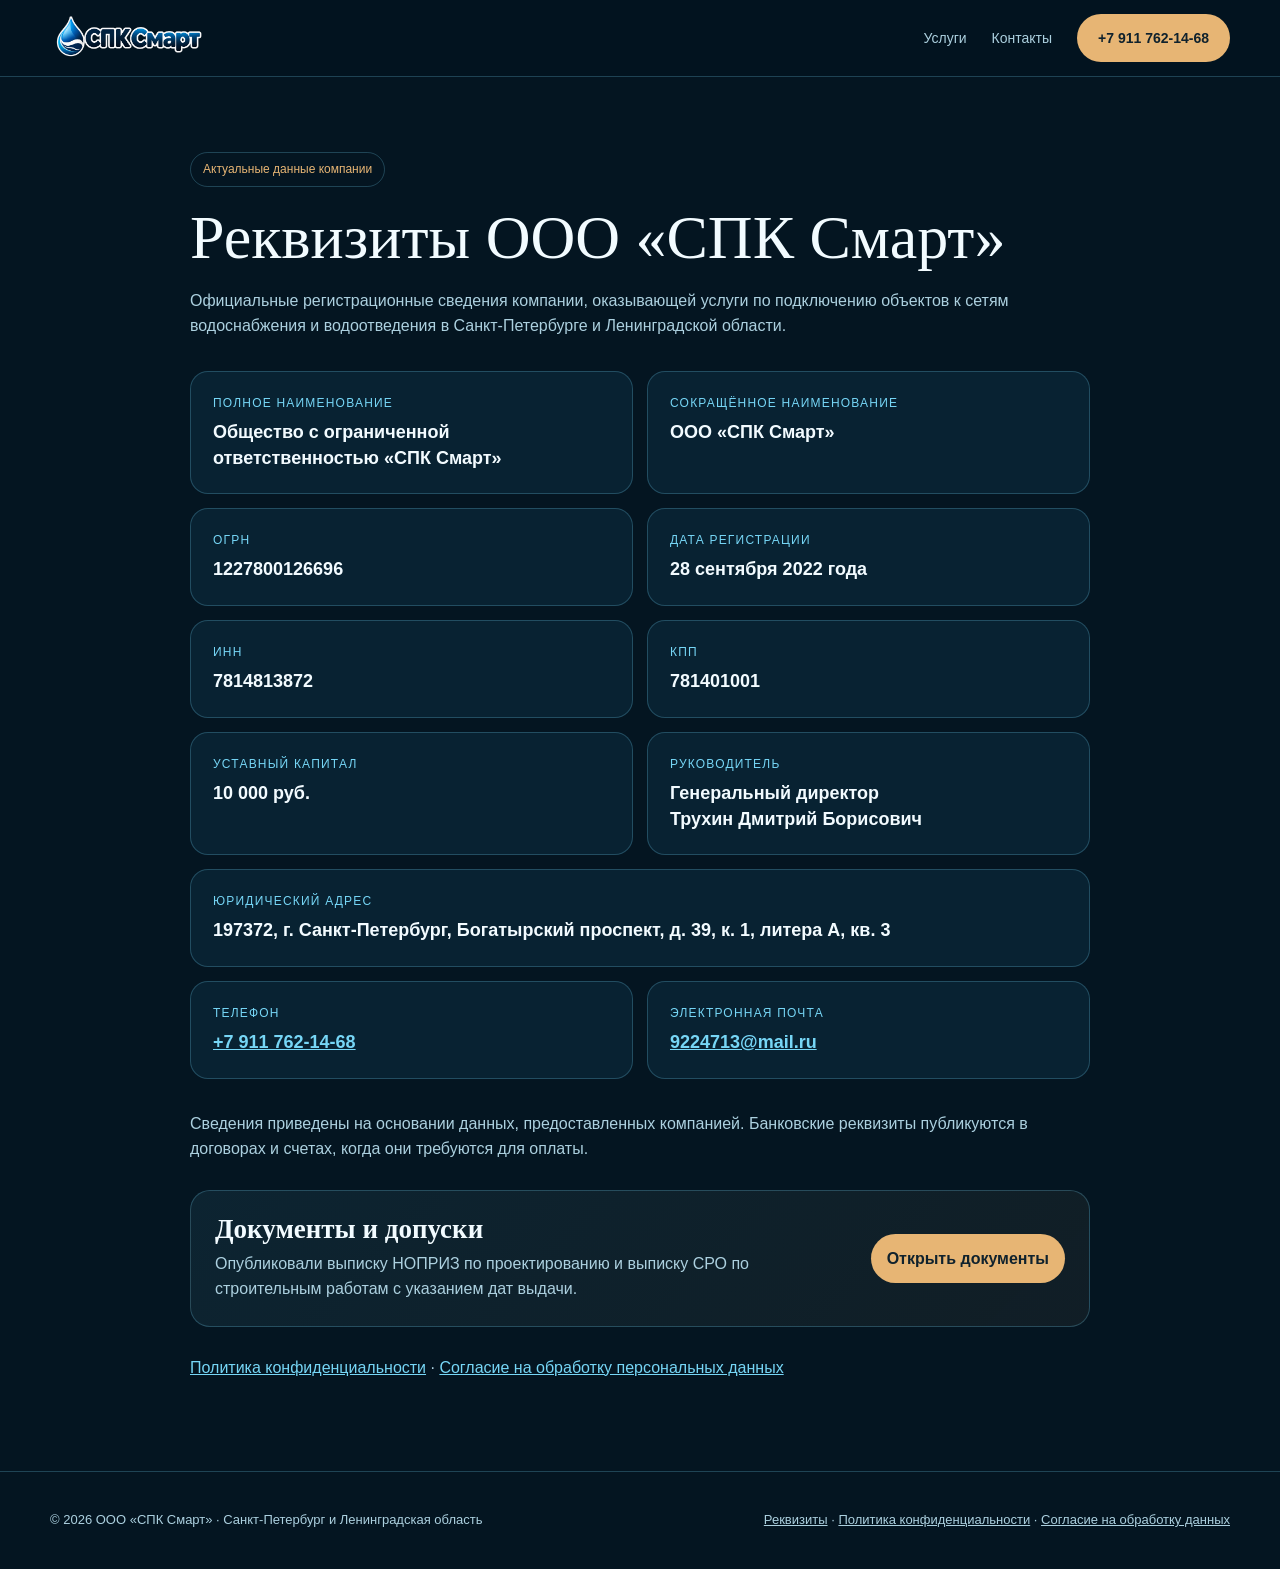
<file: rekvizity/index.html>
<!doctype html><html lang="ru"><head><meta charset="utf-8"><meta name="viewport" content="width=device-width,initial-scale=1,viewport-fit=cover"><title>Реквизиты ООО «СПК Смарт» | ВодоканалСПБ</title><meta name="description" content="Официальные реквизиты ООО «СПК Смарт»: ИНН, КПП, ОГРН, юридический адрес и руководитель."><meta name="robots" content="index,follow"><link rel="canonical" href="https://spk-smart.ru/rekvizity/"><meta property="og:title" content="Реквизиты ООО «СПК Смарт»"><meta property="og:description" content="Официальные регистрационные данные и контакты ООО «СПК Смарт»."><meta property="og:url" content="https://spk-smart.ru/rekvizity/"><meta property="og:type" content="website"><meta property="og:image" content="https://spk-smart.ru/og-image.jpg"><meta name="theme-color" content="#041521"><link rel="icon" href="/favicon.ico"><link rel="icon" type="image/svg+xml" href="/favicon.svg"><script type="application/ld+json">{"@context":"https://schema.org","@type":"Organization","name":"ООО «СПК Смарт»","legalName":"Общество с ограниченной ответственностью «СПК Смарт»","url":"https://spk-smart.ru/","taxID":"7814813872","foundingDate":"2022-09-28","telephone":"+7-911-762-14-68","email":"9224713@mail.ru","address":{"@type":"PostalAddress","postalCode":"197372","addressLocality":"Санкт-Петербург","streetAddress":"Богатырский проспект, дом 39, корпус 1, литера А, квартира 3","addressCountry":"RU"},"identifier":[{"@type":"PropertyValue","propertyID":"ОГРН","value":"1227800126696"},{"@type":"PropertyValue","propertyID":"КПП","value":"781401001"}]}</script><style>
:root{--bg:#041521;--panel:#0b2a3c;--panel2:#0e3449;--line:rgba(113,205,239,.25);--sky:#76d6f6;--gold:#e7b574;--text:#f2fbff;--muted:#acd0df;--danger:#ff927e}*{box-sizing:border-box}html{scroll-behavior:smooth;scroll-padding-top:90px}body{margin:0;background:var(--bg);color:var(--text);font-family:Inter,Arial,sans-serif;line-height:1.6}a{color:inherit}.container{width:min(1180px,calc(100% - 40px));margin:auto}header{position:sticky;top:0;z-index:30;background:rgba(3,20,31,.94);backdrop-filter:blur(16px);border-bottom:1px solid var(--line)}.head{min-height:76px;display:flex;align-items:center;gap:28px}.brand{display:flex;align-items:center;gap:11px;text-decoration:none;margin-right:auto}.brand img{width:38px;height:38px}.brand span{line-height:1}.brand b{font-size:22px}.brand em{font-size:22px;color:var(--sky);font-style:italic}.brand small{display:block;color:var(--gold);font-size:8px;letter-spacing:1.6px;margin-top:6px}.head nav{display:flex;align-items:center;gap:25px}.head nav>a{text-decoration:none;color:var(--muted);font-size:14px}.phone,.btn,button{display:inline-flex;align-items:center;justify-content:center;border:0;border-radius:999px;padding:13px 21px;font-weight:800;text-decoration:none;cursor:pointer}.phone,.primary{background:var(--gold);color:#10222d!important}.secondary{border:1px solid var(--line);color:#fff;background:rgba(15,53,74,.55)}.hero{padding:90px 0 82px;overflow:hidden;background:radial-gradient(circle at 80% 25%,rgba(38,152,199,.20),transparent 33%),linear-gradient(180deg,#061d2b,#082637)}.hero-grid{display:grid;grid-template-columns:1.05fr .95fr;gap:58px;align-items:center}.eyebrow,.kicker{font:800 11px/1.3 monospace;letter-spacing:2.4px;color:var(--sky)}h1,h2{font-family:Georgia,serif;font-weight:400;line-height:1.04;margin:18px 0}h1{font-size:clamp(48px,6.5vw,88px)}h2{font-size:clamp(38px,5vw,64px)}h1 em{color:var(--gold);font-weight:400}.lead,.intro{font-size:19px;color:var(--muted);max-width:760px}.actions{display:flex;gap:12px;flex-wrap:wrap;margin-top:29px}.section{padding:84px 0}.alt{background:#082333}.cards{display:grid;grid-template-columns:repeat(3,1fr);gap:18px;margin-top:35px}.card{display:block;padding:28px;border:1px solid var(--line);border-radius:25px;background:linear-gradient(145deg,rgba(15,58,80,.9),rgba(7,29,43,.9));text-decoration:none;transition:.25s}.card:hover{transform:translateY(-5px);border-color:rgba(231,181,116,.75)}.card small{font:800 10px monospace;letter-spacing:1.7px;color:var(--gold)}.card h3{font-size:23px;line-height:1.15;margin:16px 0 10px}.card p{color:var(--muted);margin:0}.wide-grid{display:grid;grid-template-columns:1.15fr .85fr;gap:28px}.panel{padding:30px;border:1px solid var(--line);border-radius:28px;background:var(--panel)}.check{display:flex;gap:12px;padding:15px 0;border-bottom:1px solid rgba(255,255,255,.09);color:var(--muted)}.check:last-child{border:0}.check:before{content:'✓';color:var(--gold);font-weight:900}.contact{padding:80px 0;background:linear-gradient(135deg,#0b3043,#041521)}.contact-grid{display:grid;grid-template-columns:1fr 1fr;gap:45px;align-items:start}.form{display:grid;gap:13px;padding:26px;border:1px solid var(--line);border-radius:26px;background:#061b28}.form input,.form textarea{width:100%;padding:14px;border-radius:12px;border:1px solid rgba(118,214,246,.3);background:#0b2a3c;color:#fff;font:inherit}.form textarea{min-height:110px}.form button{background:var(--gold);color:#10222d}.legal-note{font-size:12px;color:var(--muted)}.legal-note a{color:var(--sky)}footer{border-top:1px solid var(--line);padding:38px 0}.foot{display:flex;justify-content:space-between;gap:25px;flex-wrap:wrap;color:var(--muted);font-size:13px}.foot a{color:var(--muted)}.faq{display:grid;grid-template-columns:1fr 1fr;gap:16px;margin-top:28px}.faq article{padding:24px;border:1px solid var(--line);border-radius:20px;background:rgba(10,42,60,.7)}.faq h3{margin-top:0}.faq p{color:var(--muted)}@media(max-width:900px){.hero-grid,.wide-grid,.contact-grid{grid-template-columns:1fr}.cards{grid-template-columns:1fr 1fr}.head nav>a:not(.phone){display:none}}@media(max-width:620px){.container{width:min(100% - 24px,1180px)}.hero{padding:58px 0}.cards,.faq{grid-template-columns:1fr}.head{min-height:66px}.brand small{display:none}.brand img{width:32px;height:32px}.brand b,.brand em{font-size:18px}.phone{font-size:0;padding:11px}.phone:before{content:'☎';font-size:18px}.section{padding:62px 0}}
.doc{max-width:900px;margin:auto;padding:75px 0}.doc h1{font-size:clamp(38px,5vw,62px)}.doc h2{font-family:Inter,Arial,sans-serif;font-size:24px;font-weight:800;margin-top:38px}.doc p,.doc li{color:var(--muted)}.doc a{color:var(--sky)}.updated{display:inline-block;padding:7px 12px;border:1px solid var(--line);border-radius:999px;color:var(--gold);font-size:12px}
.requisites{display:grid;grid-template-columns:repeat(2,minmax(0,1fr));gap:14px;margin:32px 0}.req{padding:22px;border:1px solid var(--line);border-radius:18px;background:rgba(11,42,60,.65)}.req small{display:block;color:var(--sky);font-size:12px;text-transform:uppercase;letter-spacing:1.2px;margin-bottom:7px}.req strong{font-size:18px;line-height:1.4}.req.wide{grid-column:1/-1}.docs-cta{margin:28px 0;padding:24px;border:1px solid var(--line);border-radius:20px;background:linear-gradient(135deg,rgba(118,214,246,.08),rgba(231,181,116,.06));display:flex;align-items:center;justify-content:space-between;gap:20px}.docs-cta h2{margin:0 0 6px;font:700 27px/1.1 Georgia,serif}.docs-cta p{margin:0;color:var(--muted)}.docs-cta a{flex:0 0 auto;display:inline-flex;padding:12px 16px;border-radius:999px;background:var(--gold);color:#10222d;font-weight:800;text-decoration:none}@media(max-width:700px){.docs-cta{display:block}.docs-cta a{margin-top:16px}}@media(max-width:650px){.requisites{grid-template-columns:1fr}.req.wide{grid-column:auto}}</style><link rel="stylesheet" href="/assets/header-brand.css">
</head><body><header><div class="container head"><a class="brand spk-brand" href="/" aria-label="СПК Смарт — на главную"><img src="/assets/spk-smart-logo.png" width="210" height="40" alt="СПК Смарт"></a><nav><a href="/uslugi/">Услуги</a><a href="/#contact">Контакты</a><a class="phone" href="tel:+79117621468">+7 911 762-14-68</a></nav></div></header><main><article class="container doc"><span class="updated">Актуальные данные компании</span><h1>Реквизиты ООО «СПК Смарт»</h1><p>Официальные регистрационные сведения компании, оказывающей услуги по подключению объектов к сетям водоснабжения и водоотведения в Санкт-Петербурге и Ленинградской области.</p><div class="requisites"><div class="req"><small>Полное наименование</small><strong>Общество с ограниченной ответственностью «СПК Смарт»</strong></div><div class="req"><small>Сокращённое наименование</small><strong>ООО «СПК Смарт»</strong></div><div class="req"><small>ОГРН</small><strong>1227800126696</strong></div><div class="req"><small>Дата регистрации</small><strong>28 сентября 2022 года</strong></div><div class="req"><small>ИНН</small><strong>7814813872</strong></div><div class="req"><small>КПП</small><strong>781401001</strong></div><div class="req"><small>Уставный капитал</small><strong>10 000 руб.</strong></div><div class="req"><small>Руководитель</small><strong>Генеральный директор<br>Трухин Дмитрий Борисович</strong></div><div class="req wide"><small>Юридический адрес</small><strong>197372, г. Санкт-Петербург, Богатырский проспект, д. 39, к. 1, литера А, кв. 3</strong></div><div class="req"><small>Телефон</small><strong><a href="tel:+79117621468">+7 911 762-14-68</a></strong></div><div class="req"><small>Электронная почта</small><strong><a href="mailto:9224713@mail.ru">9224713@mail.ru</a></strong></div></div><p>Сведения приведены на основании данных, предоставленных компанией. Банковские реквизиты публикуются в договорах и счетах, когда они требуются для оплаты.</p><div class="docs-cta"><div><h2>Документы и допуски</h2><p>Опубликовали выписку НОПРИЗ по проектированию и выписку СРО по строительным работам с указанием дат выдачи.</p></div><a href="/dokumenty/">Открыть документы</a></div><p><a href="/politika-konfidencialnosti/">Политика конфиденциальности</a> · <a href="/soglasie-na-obrabotku-personalnyh-dannyh/">Согласие на обработку персональных данных</a></p></article></main><footer><div class="container foot"><span>© 2026 ООО «СПК Смарт» · Санкт-Петербург и Ленинградская область</span><span><a href="/rekvizity/">Реквизиты</a> · <a href="/politika-konfidencialnosti/">Политика конфиденциальности</a> · <a href="/soglasie-na-obrabotku-personalnyh-dannyh/">Согласие на обработку данных</a></span></div></footer></body></html>
</file>
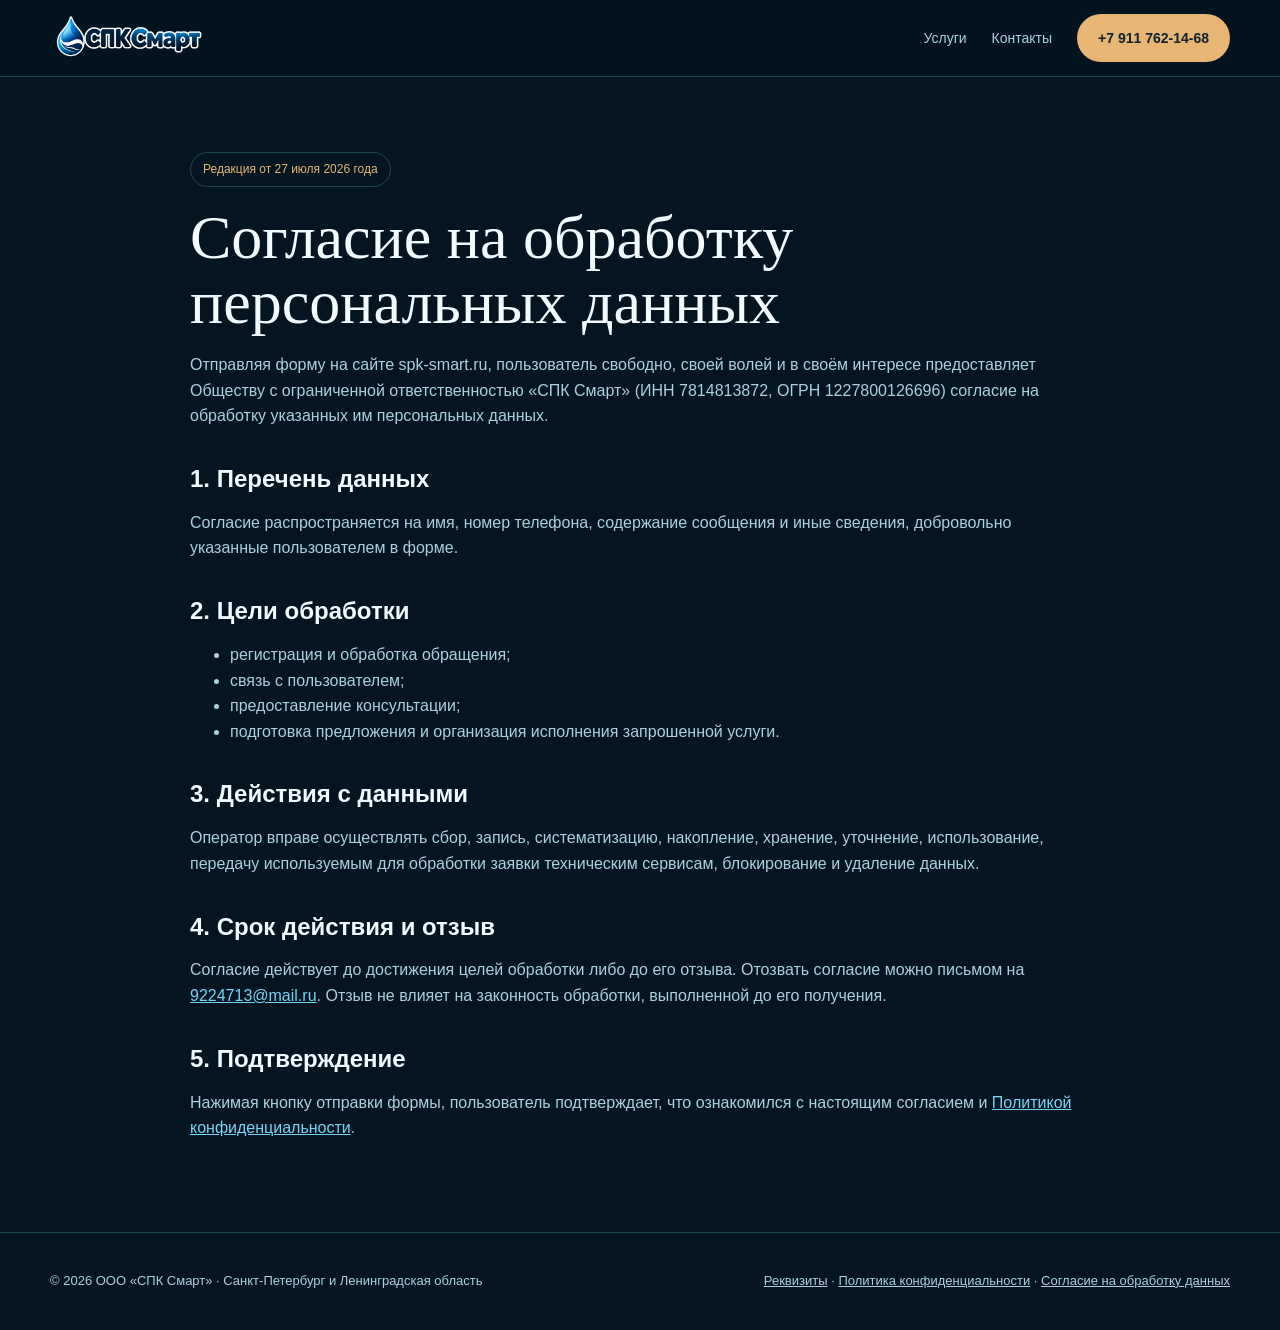
<file: soglasie-na-obrabotku-personalnyh-dannyh/index.html>
<!doctype html><html lang="ru"><head><meta charset="utf-8"><meta name="viewport" content="width=device-width,initial-scale=1,viewport-fit=cover"><title>Согласие на обработку персональных данных | СПК Смарт</title><meta name="description" content="Условия согласия на обработку персональных данных при отправке формы на сайте СПК Смарт."><meta name="robots" content="index,follow"><link rel="canonical" href="https://spk-smart.ru/soglasie-na-obrabotku-personalnyh-dannyh/"><meta property="og:title" content="Согласие на обработку персональных данных | СПК Смарт"><meta property="og:description" content="Условия согласия на обработку персональных данных при отправке формы на сайте СПК Смарт."><meta property="og:url" content="https://spk-smart.ru/soglasie-na-obrabotku-personalnyh-dannyh/"><meta property="og:type" content="website"><meta property="og:image" content="https://spk-smart.ru/og-image.jpg"><meta name="theme-color" content="#041521"><link rel="icon" href="/favicon.ico"><link rel="icon" type="image/svg+xml" href="/favicon.svg"><style>
:root{--bg:#041521;--panel:#0b2a3c;--panel2:#0e3449;--line:rgba(113,205,239,.25);--sky:#76d6f6;--gold:#e7b574;--text:#f2fbff;--muted:#acd0df;--danger:#ff927e}*{box-sizing:border-box}html{scroll-behavior:smooth;scroll-padding-top:90px}body{margin:0;background:var(--bg);color:var(--text);font-family:Inter,Arial,sans-serif;line-height:1.6}a{color:inherit}.container{width:min(1180px,calc(100% - 40px));margin:auto}header{position:sticky;top:0;z-index:30;background:rgba(3,20,31,.94);backdrop-filter:blur(16px);border-bottom:1px solid var(--line)}.head{min-height:76px;display:flex;align-items:center;gap:28px}.brand{display:flex;align-items:center;gap:11px;text-decoration:none;margin-right:auto}.brand img{width:38px;height:38px}.brand span{line-height:1}.brand b{font-size:22px}.brand em{font-size:22px;color:var(--sky);font-style:italic}.brand small{display:block;color:var(--gold);font-size:8px;letter-spacing:1.6px;margin-top:6px}.head nav{display:flex;align-items:center;gap:25px}.head nav>a{text-decoration:none;color:var(--muted);font-size:14px}.phone,.btn,button{display:inline-flex;align-items:center;justify-content:center;border:0;border-radius:999px;padding:13px 21px;font-weight:800;text-decoration:none;cursor:pointer}.phone,.primary{background:var(--gold);color:#10222d!important}.secondary{border:1px solid var(--line);color:#fff;background:rgba(15,53,74,.55)}.hero{padding:90px 0 82px;overflow:hidden;background:radial-gradient(circle at 80% 25%,rgba(38,152,199,.20),transparent 33%),linear-gradient(180deg,#061d2b,#082637)}.hero-grid{display:grid;grid-template-columns:1.05fr .95fr;gap:58px;align-items:center}.eyebrow,.kicker{font:800 11px/1.3 monospace;letter-spacing:2.4px;color:var(--sky)}h1,h2{font-family:Georgia,serif;font-weight:400;line-height:1.04;margin:18px 0}h1{font-size:clamp(48px,6.5vw,88px)}h2{font-size:clamp(38px,5vw,64px)}h1 em{color:var(--gold);font-weight:400}.lead,.intro{font-size:19px;color:var(--muted);max-width:760px}.actions{display:flex;gap:12px;flex-wrap:wrap;margin-top:29px}.section{padding:84px 0}.alt{background:#082333}.cards{display:grid;grid-template-columns:repeat(3,1fr);gap:18px;margin-top:35px}.card{display:block;padding:28px;border:1px solid var(--line);border-radius:25px;background:linear-gradient(145deg,rgba(15,58,80,.9),rgba(7,29,43,.9));text-decoration:none;transition:.25s}.card:hover{transform:translateY(-5px);border-color:rgba(231,181,116,.75)}.card small{font:800 10px monospace;letter-spacing:1.7px;color:var(--gold)}.card h3{font-size:23px;line-height:1.15;margin:16px 0 10px}.card p{color:var(--muted);margin:0}.wide-grid{display:grid;grid-template-columns:1.15fr .85fr;gap:28px}.panel{padding:30px;border:1px solid var(--line);border-radius:28px;background:var(--panel)}.check{display:flex;gap:12px;padding:15px 0;border-bottom:1px solid rgba(255,255,255,.09);color:var(--muted)}.check:last-child{border:0}.check:before{content:'✓';color:var(--gold);font-weight:900}.contact{padding:80px 0;background:linear-gradient(135deg,#0b3043,#041521)}.contact-grid{display:grid;grid-template-columns:1fr 1fr;gap:45px;align-items:start}.form{display:grid;gap:13px;padding:26px;border:1px solid var(--line);border-radius:26px;background:#061b28}.form input,.form textarea{width:100%;padding:14px;border-radius:12px;border:1px solid rgba(118,214,246,.3);background:#0b2a3c;color:#fff;font:inherit}.form textarea{min-height:110px}.form button{background:var(--gold);color:#10222d}.legal-note{font-size:12px;color:var(--muted)}.legal-note a{color:var(--sky)}footer{border-top:1px solid var(--line);padding:38px 0}.foot{display:flex;justify-content:space-between;gap:25px;flex-wrap:wrap;color:var(--muted);font-size:13px}.foot a{color:var(--muted)}.faq{display:grid;grid-template-columns:1fr 1fr;gap:16px;margin-top:28px}.faq article{padding:24px;border:1px solid var(--line);border-radius:20px;background:rgba(10,42,60,.7)}.faq h3{margin-top:0}.faq p{color:var(--muted)}@media(max-width:900px){.hero-grid,.wide-grid,.contact-grid{grid-template-columns:1fr}.cards{grid-template-columns:1fr 1fr}.head nav>a:not(.phone){display:none}}@media(max-width:620px){.container{width:min(100% - 24px,1180px)}.hero{padding:58px 0}.cards,.faq{grid-template-columns:1fr}.head{min-height:66px}.brand small{display:none}.brand img{width:32px;height:32px}.brand b,.brand em{font-size:18px}.phone{font-size:0;padding:11px}.phone:before{content:'☎';font-size:18px}.section{padding:62px 0}}
.doc{max-width:900px;margin:auto;padding:75px 0}.doc h1{font-size:clamp(38px,5vw,62px)}.doc h2{font-family:Inter,Arial,sans-serif;font-size:24px;font-weight:800;margin-top:38px}.doc p,.doc li{color:var(--muted)}.doc a{color:var(--sky)}.updated{display:inline-block;padding:7px 12px;border:1px solid var(--line);border-radius:999px;color:var(--gold);font-size:12px}</style><link rel="stylesheet" href="/assets/header-brand.css">
</head><body><header><div class="container head"><a class="brand spk-brand" href="/" aria-label="СПК Смарт — на главную"><img src="/assets/spk-smart-logo.png" width="210" height="40" alt="СПК Смарт"></a><nav><a href="/uslugi/">Услуги</a><a href="#contact">Контакты</a><a class="phone" href="tel:+79117621468">+7 911 762-14-68</a></nav></div></header><main><article class="container doc"><span class="updated">Редакция от 27 июля 2026 года</span><h1>Согласие на обработку персональных данных</h1><p>Отправляя форму на сайте spk-smart.ru, пользователь свободно, своей волей и в своём интересе предоставляет Обществу с ограниченной ответственностью «СПК Смарт» (ИНН 7814813872, ОГРН 1227800126696) согласие на обработку указанных им персональных данных.</p><h2>1. Перечень данных</h2><p>Согласие распространяется на имя, номер телефона, содержание сообщения и иные сведения, добровольно указанные пользователем в форме.</p><h2>2. Цели обработки</h2><ul><li>регистрация и обработка обращения;</li><li>связь с пользователем;</li><li>предоставление консультации;</li><li>подготовка предложения и организация исполнения запрошенной услуги.</li></ul><h2>3. Действия с данными</h2><p>Оператор вправе осуществлять сбор, запись, систематизацию, накопление, хранение, уточнение, использование, передачу используемым для обработки заявки техническим сервисам, блокирование и удаление данных.</p><h2>4. Срок действия и отзыв</h2><p>Согласие действует до достижения целей обработки либо до его отзыва. Отозвать согласие можно письмом на <a href="mailto:9224713@mail.ru">9224713@mail.ru</a>. Отзыв не влияет на законность обработки, выполненной до его получения.</p><h2>5. Подтверждение</h2><p>Нажимая кнопку отправки формы, пользователь подтверждает, что ознакомился с настоящим согласием и <a href="/politika-konfidencialnosti/">Политикой конфиденциальности</a>.</p></article></main><footer><div class="container foot"><span>© 2026 ООО «СПК Смарт» · Санкт-Петербург и Ленинградская область</span><span><a href="/rekvizity/">Реквизиты</a> · <a href="/politika-konfidencialnosti/">Политика конфиденциальности</a> · <a href="/soglasie-na-obrabotku-personalnyh-dannyh/">Согласие на обработку данных</a></span></div></footer></body></html>
</file>
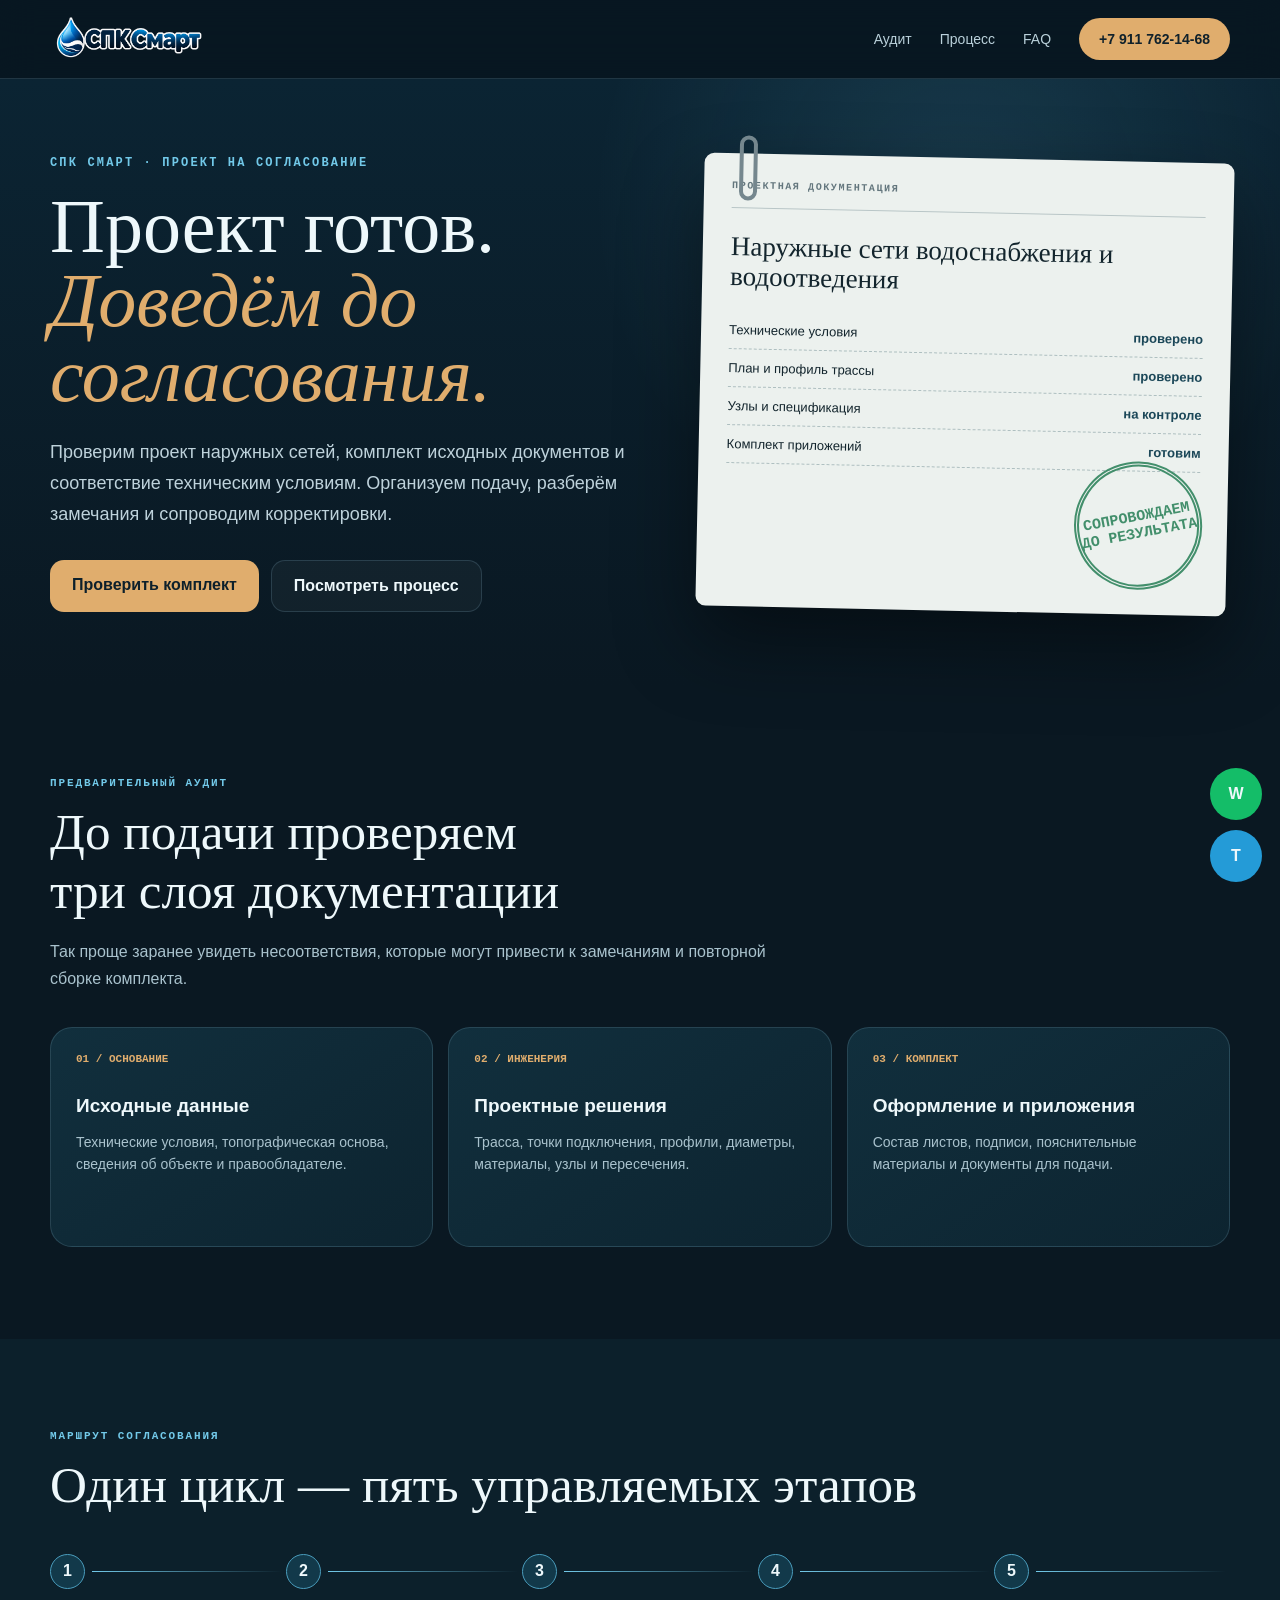
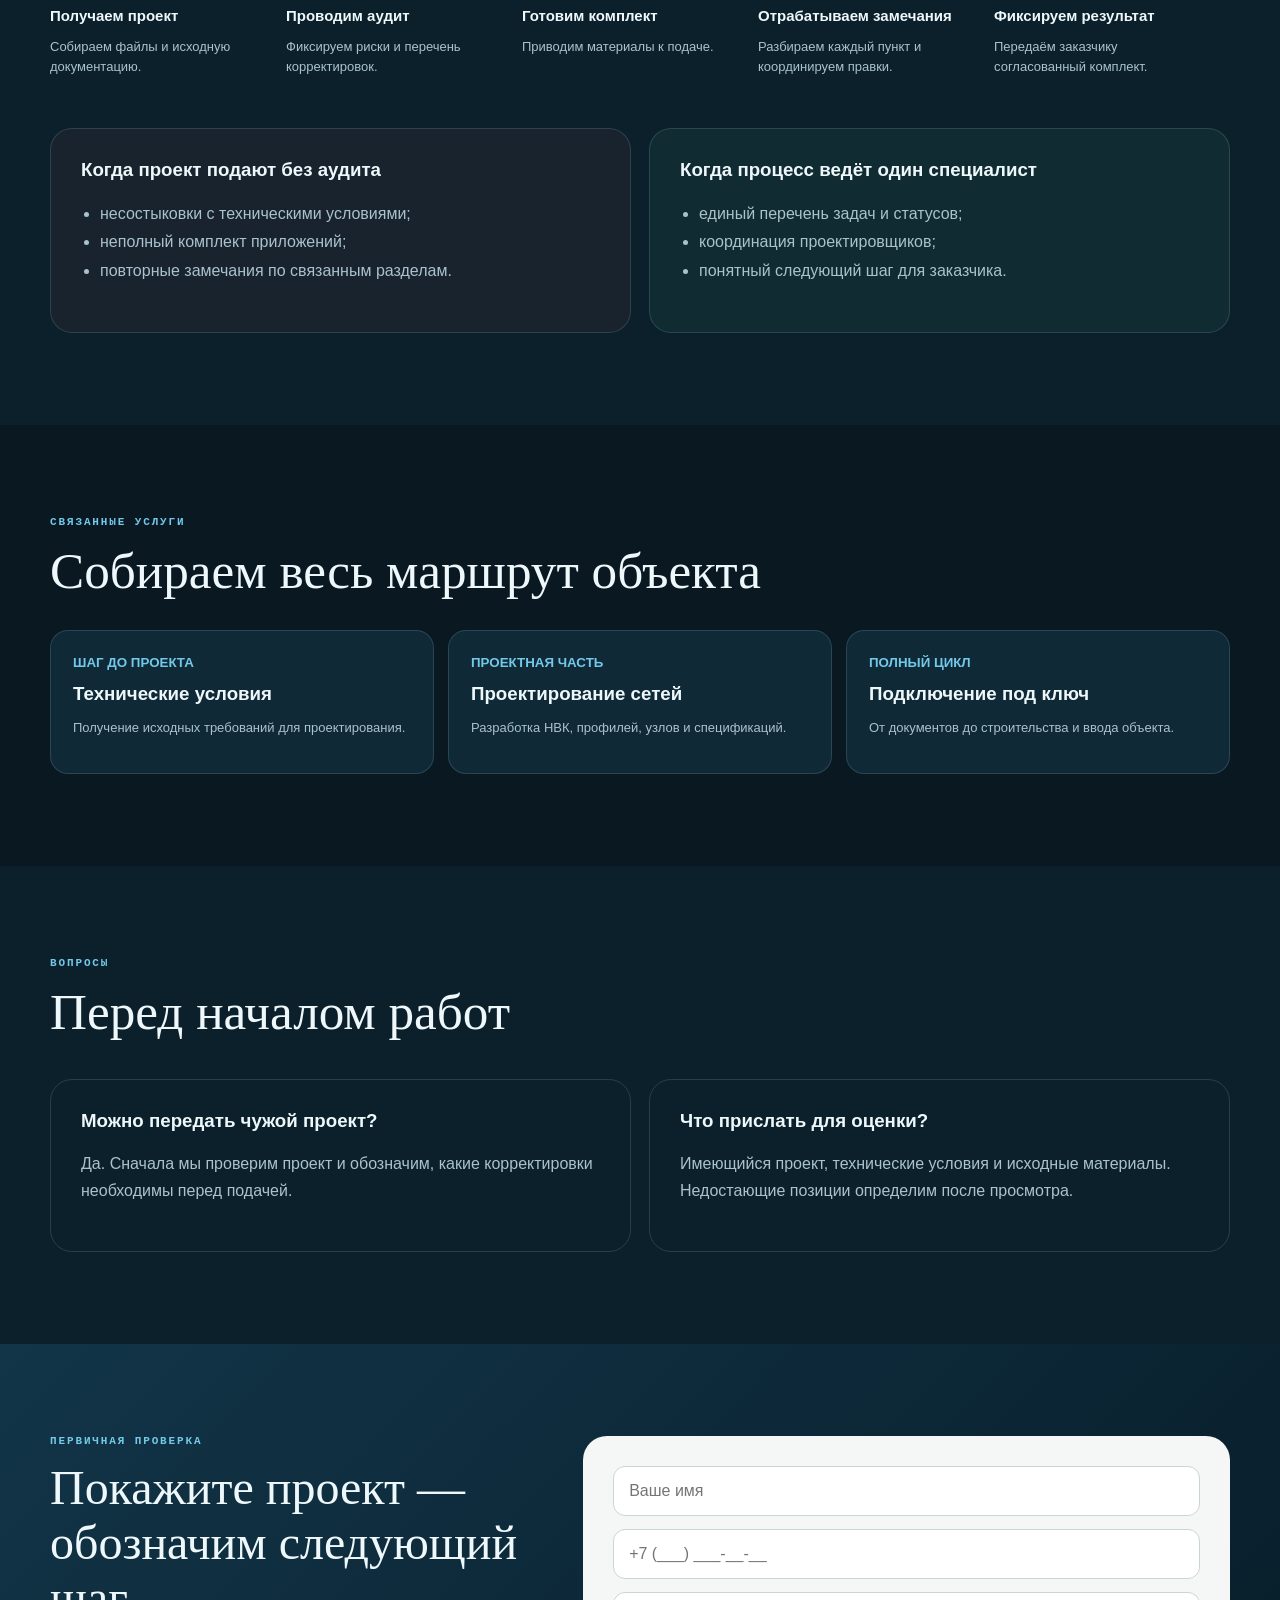
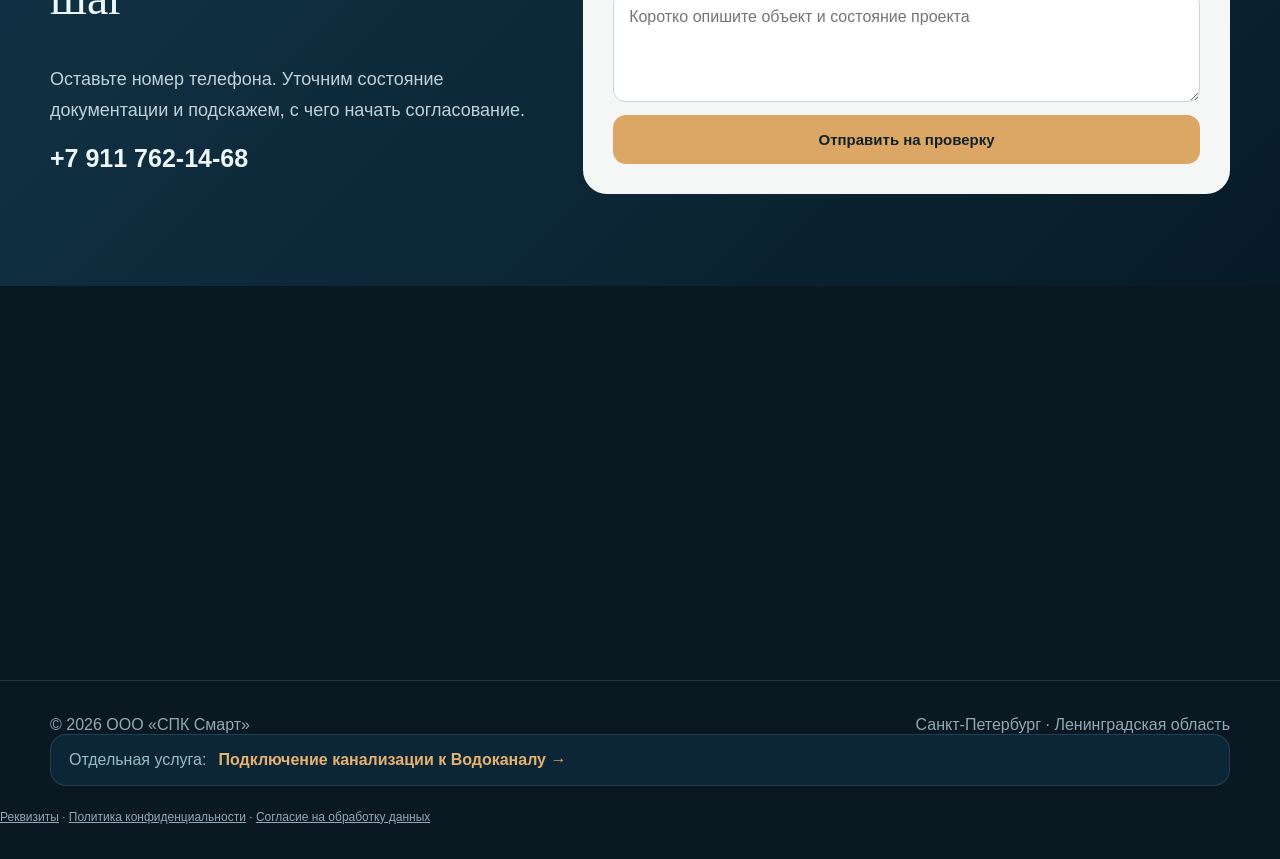
<file: soglasovanie-proekta-vodokanala/index.html>
<!doctype html>
<html lang="ru">
<head>
<meta charset="UTF-8"><meta name="viewport" content="width=device-width,initial-scale=1,viewport-fit=cover">
<title>Согласование проекта с Водоканалом СПб — сопровождение замечаний | СПК Смарт</title>
<meta name="description" content="Согласование проектной документации наружных сетей водоснабжения и водоотведения с Водоканалом СПб и ЛО. Аудит комплекта, подача, отработка замечаний и сопровождение до результата.">
<link rel="canonical" href="https://spk-smart.ru/soglasovanie-proekta-vodokanala/">
<meta property="og:type" content="website"><meta property="og:title" content="Согласование проекта с Водоканалом — СПК Смарт"><meta property="og:description" content="Проверяем проект, собираем комплект и сопровождаем согласование документации по сетям водоснабжения и водоотведения."><meta property="og:url" content="https://spk-smart.ru/soglasovanie-proekta-vodokanala/"><meta property="og:image" content="https://spk-smart.ru/og-image.jpg">
<link rel="icon" href="/favicon.svg" type="image/svg+xml">
<script type="application/ld+json">{"@context":"https://schema.org","@type":"Service","name":"Согласование проекта наружных сетей с Водоканалом","provider":{"@type":"Organization","name":"ООО СПК Смарт","telephone":"+7 911 762-14-68","url":"https://spk-smart.ru/"},"areaServed":["Санкт-Петербург","Ленинградская область"],"url":"https://spk-smart.ru/soglasovanie-proekta-vodokanala/","serviceType":"Согласование проектной документации водоснабжения и водоотведения"}</script>
<script type="application/ld+json">{"@context":"https://schema.org","@type":"FAQPage","mainEntity":[{"@type":"Question","name":"Можно ли передать на согласование проект другой организации?","acceptedAnswer":{"@type":"Answer","text":"Да. Сначала проводится аудит проекта и исходных данных, после чего формируется перечень необходимых корректировок."}},{"@type":"Question","name":"Что происходит при замечаниях?","acceptedAnswer":{"@type":"Answer","text":"Замечания разбираются по пунктам, в проект вносятся необходимые корректировки, затем комплект направляется повторно."}},{"@type":"Question","name":"Что нужно для начала?","acceptedAnswer":{"@type":"Answer","text":"Обычно нужны технические условия, имеющаяся проектная документация, топографическая основа и сведения об объекте. Точный список определяется после первичной проверки."}}]}</script>
<style>
:root{--bg:#0a1822;--panel:#102936;--line:rgba(148,201,220,.18);--ink:#eef8fb;--muted:#a9c2cd;--blue:#72c9e9;--gold:#e0ad6d;--green:#75d4a3}*{box-sizing:border-box}html{scroll-behavior:smooth}body{margin:0;background:var(--bg);color:var(--ink);font-family:Inter,Arial,sans-serif}a{color:inherit}.container{width:min(1180px,calc(100% - 38px));margin:auto}header{position:sticky;top:0;z-index:20;background:rgba(7,23,33,.88);backdrop-filter:blur(18px);border-bottom:1px solid var(--line)}.head{height:78px;display:flex;align-items:center;justify-content:space-between}.brand{text-decoration:none;font-weight:900;font-size:21px}.brand span{color:var(--blue);font-style:italic}.head nav{display:flex;gap:28px;align-items:center}.head nav a{text-decoration:none;color:#bad1db;font-size:14px}.phone{background:var(--gold);color:#10212b!important;padding:13px 20px;border-radius:999px;font-weight:800}.hero{padding:78px 0 74px;background:radial-gradient(circle at 75% 20%,rgba(104,197,232,.14),transparent 34%),linear-gradient(180deg,#0b2433,var(--bg))}.hero-grid{display:grid;grid-template-columns:1.05fr .95fr;gap:64px;align-items:center}.eyebrow{font:800 12px/1 monospace;letter-spacing:.18em;color:var(--blue);margin-bottom:20px}.hero h1{font-family:Georgia,serif;font-size:clamp(44px,6vw,76px);line-height:.98;font-weight:500;margin:0 0 25px}.hero h1 em{color:var(--gold);font-weight:400}.lead{font-size:18px;line-height:1.72;color:#bed2db;max-width:650px}.actions{display:flex;gap:12px;flex-wrap:wrap;margin-top:30px}.btn{display:inline-flex;text-decoration:none;border-radius:14px;padding:16px 22px;font-weight:850}.primary{background:var(--gold);color:#0d202b}.secondary{border:1px solid var(--line);background:rgba(255,255,255,.035)}.approval-board{position:relative;background:#ecf1ee;color:#13252d;border-radius:10px;padding:28px;transform:rotate(1.2deg);box-shadow:0 34px 80px rgba(0,0,0,.45)}.approval-board:before{content:"ПРОЕКТНАЯ ДОКУМЕНТАЦИЯ";display:block;font:800 10px/1 monospace;letter-spacing:.16em;color:#63767d;border-bottom:1px solid #b9c6c7;padding-bottom:16px}.doc-title{font-family:Georgia,serif;font-size:27px;line-height:1.1;margin:24px 0 20px}.doc-row{display:flex;justify-content:space-between;border-bottom:1px dashed #aebfc0;padding:11px 0;font-size:13px}.doc-row b{color:#1b4758}.stamp{position:absolute;right:25px;bottom:25px;width:128px;height:128px;border:5px double #31855e;border-radius:50%;display:grid;place-items:center;text-align:center;color:#31855e;font:900 15px/1.15 monospace;transform:rotate(-12deg);opacity:.9}.paperclip{position:absolute;top:-18px;left:35px;width:18px;height:65px;border:4px solid #75878e;border-radius:12px}.section{padding:92px 0}.section.alt{background:#0c202b}.kicker{font:800 11px/1 monospace;letter-spacing:.17em;color:var(--blue);margin-bottom:13px}.section h2{font-family:Georgia,serif;font-size:clamp(34px,4vw,54px);font-weight:500;margin:0 0 18px}.intro{max-width:720px;color:var(--muted);line-height:1.7}.audit-grid{display:grid;grid-template-columns:repeat(3,1fr);gap:15px;margin-top:34px}.audit-card{background:linear-gradient(145deg,#112f3d,#0d2430);border:1px solid var(--line);border-radius:22px;padding:25px;min-height:220px}.audit-no{font:800 11px monospace;color:var(--gold)}.audit-card h3{font-size:19px;margin:30px 0 10px}.audit-card p{color:var(--muted);line-height:1.6;font-size:14px}.route{display:grid;grid-template-columns:repeat(5,1fr);gap:0;margin-top:40px}.route-step{position:relative;padding:0 17px 0 0}.route-step:after{content:"";position:absolute;top:17px;left:42px;right:4px;height:1px;background:linear-gradient(90deg,var(--blue),transparent)}.route-dot{position:relative;z-index:1;width:35px;height:35px;border-radius:50%;display:grid;place-items:center;background:#12394a;border:1px solid #4a9cbc;font-weight:900}.route-step h3{font-size:15px;margin:18px 0 8px}.route-step p{color:var(--muted);font-size:13px;line-height:1.55}.notice{display:grid;grid-template-columns:1fr 1fr;gap:18px;margin-top:38px}.notice>div{padding:30px;border-radius:22px;border:1px solid var(--line)}.notice .bad{background:rgba(174,75,75,.08)}.notice .good{background:rgba(72,170,119,.09)}.notice h3{margin-top:0}.notice ul{padding-left:19px;color:var(--muted);line-height:1.8}.related{display:grid;grid-template-columns:repeat(3,1fr);gap:14px;margin-top:30px}.related a{text-decoration:none;border:1px solid var(--line);border-radius:18px;padding:22px;background:#102936;transition:.25s}.related a:hover{transform:translateY(-5px);border-color:var(--gold)}.related small{color:var(--blue);font-weight:800}.related h3{margin:12px 0 6px}.related p{color:var(--muted);font-size:13px;line-height:1.5}.contact{padding:92px 0;background:linear-gradient(135deg,#123548,#071b27)}.contact-grid{display:grid;grid-template-columns:.85fr 1.15fr;gap:55px}.contact h2{font-family:Georgia,serif;font-size:48px;font-weight:500;margin-top:0}.form{background:#f4f7f6;color:#152832;border-radius:24px;padding:30px;display:grid;gap:13px}.form input,.form textarea{width:100%;border:1px solid #cad5d5;background:#fff;border-radius:12px;padding:15px;font:inherit}.form textarea{min-height:110px;resize:vertical}.form button{border:0;border-radius:13px;padding:16px;background:#dca765;color:#10212b;font-weight:900;font-size:15px;cursor:pointer}.success{display:none;background:#e7f5ec;color:#17613d;padding:22px;border-radius:16px}.success.show{display:block}.error{display:none;color:#a62d2d;font-size:13px}footer{padding:35px 0;border-top:1px solid var(--line);color:#8faab5}.foot{display:flex;justify-content:space-between;gap:20px}.floating{position:fixed;right:18px;bottom:18px;display:flex;flex-direction:column;gap:10px;z-index:15}.floating a{width:52px;height:52px;border-radius:50%;display:grid;place-items:center;text-decoration:none;font-weight:900}.wa{background:#14bd68}.tg{background:#249bd7}@media(max-width:900px){.hero-grid,.contact-grid{grid-template-columns:1fr}.approval-board{max-width:570px}.audit-grid,.related{grid-template-columns:1fr 1fr}.route{grid-template-columns:1fr;gap:22px}.route-step:after{display:none}.head nav a:not(.phone){display:none}}@media(max-width:620px){.container{width:min(100% - 24px,1180px)}.hero{padding-top:50px}.hero h1{font-size:45px}.approval-board{padding:20px}.stamp{width:92px;height:92px;font-size:11px}.audit-grid,.related,.notice{grid-template-columns:1fr}.section{padding:66px 0}.contact h2{font-size:38px}.foot{flex-direction:column}}
.brand{display:flex!important;align-items:center;gap:11px;color:#fff;text-decoration:none;min-width:max-content}.brand img{display:block;width:38px;height:38px;object-fit:contain;flex:0 0 38px}.brand>span{display:block;font-style:normal;line-height:1.02}.brand b{font-size:22px}.brand em{font-style:italic;color:#67d4f4;font-size:22px}.brand small{display:block;margin-top:5px;color:#e7b574;font-size:8px;letter-spacing:1.7px;white-space:nowrap}@media(max-width:560px){.brand img{width:32px;height:32px;flex-basis:32px}.brand b,.brand em{font-size:18px}.brand small{font-size:6.5px;letter-spacing:1.1px}}</style>

<style id="spk-real-work-style">
  .spk-real-work{padding:56px 0;position:relative;content-visibility:auto;contain-intrinsic-size:720px}
  .spk-real-inner{width:min(1180px,calc(100% - 32px));margin:0 auto}
  .spk-real-head{display:flex;align-items:end;justify-content:space-between;gap:24px;margin-bottom:24px}
  .spk-real-kicker{font:700 11px/1.2 'JetBrains Mono',monospace;letter-spacing:.18em;text-transform:uppercase;color:#78c8f5;margin-bottom:10px}
  .spk-real-title{margin:0;font-family:Georgia,'Times New Roman',serif;font-size:clamp(30px,4vw,48px);line-height:1.04;color:#f5f9ff}
  .spk-real-title em{font-weight:400;color:#efbb7c}
  .spk-real-note{max-width:520px;margin:0;color:#a9bfd6;line-height:1.65;font-size:15px}
  .spk-real-grid{display:grid;grid-template-columns:repeat(2,minmax(0,1fr));gap:16px}
  .spk-real-card{position:relative;min-height:330px;overflow:hidden;border-radius:26px;border:1px solid rgba(255,255,255,.1);background:#0c2741;box-shadow:0 20px 48px rgba(0,0,0,.22)}
  .spk-real-card img{width:100%;height:100%;min-height:330px;object-fit:cover;display:block;transition:transform .45s ease}
  .spk-real-card:hover img{transform:scale(1.025)}
  .spk-real-actions{display:flex;gap:12px;flex-wrap:wrap;margin-top:20px}
  .spk-real-link{display:inline-flex;align-items:center;justify-content:center;padding:13px 18px;border-radius:999px;border:1px solid rgba(255,255,255,.16);color:#eef7ff;text-decoration:none;font-weight:700;background:rgba(255,255,255,.04)}
  .spk-real-link.primary{border-color:transparent;background:linear-gradient(135deg,#f0c58f,#d8a46d);color:#081725}
  .spk-proof-grid{display:grid;grid-template-columns:1fr 1fr;gap:16px}
  .spk-proof-doc{display:grid;grid-template-columns:180px 1fr;gap:20px;align-items:center;padding:20px;border-radius:26px;border:1px solid rgba(255,255,255,.1);background:linear-gradient(180deg,rgba(14,45,71,.94),rgba(8,24,40,.94));box-shadow:0 20px 48px rgba(0,0,0,.22)}
  .spk-proof-doc img{width:180px;aspect-ratio:3/4;object-fit:cover;object-position:top;border-radius:16px;background:white}
  .spk-proof-doc h3{margin:0 0 9px;color:#fff;font-size:23px}
  .spk-proof-doc p{margin:0;color:#a9bfd6;line-height:1.6;font-size:14px}
  .spk-proof-doc a{display:inline-flex;margin-top:14px;color:#f0c58f;font-weight:700;text-decoration:none}
  .spk-home-trust{margin-top:30px;padding:22px;border:1px solid rgba(255,255,255,.1);border-radius:24px;background:linear-gradient(135deg,rgba(13,43,73,.86),rgba(8,26,44,.86));display:grid;grid-template-columns:1fr auto;gap:20px;align-items:center}
  .spk-home-trust strong{display:block;font-family:Georgia,'Times New Roman',serif;font-size:25px;color:#fff;margin-bottom:6px}
  .spk-home-trust p{margin:0;color:#a9bfd6;line-height:1.55}
  .spk-home-trust-actions{display:flex;gap:10px;flex-wrap:wrap}
  @media(max-width:800px){.spk-real-head{display:block}.spk-real-note{margin-top:12px}.spk-real-grid,.spk-proof-grid{grid-template-columns:1fr}.spk-real-card,.spk-real-card img{min-height:270px}.spk-proof-doc{grid-template-columns:110px 1fr}.spk-proof-doc img{width:110px}.spk-home-trust{grid-template-columns:1fr}.spk-real-work{padding:42px 0}}
</style>

<link rel="stylesheet" href="/assets/header-brand.css">
</head><body>
<header><div class="container head"><a class="brand spk-brand" href="/" aria-label="СПК Смарт — на главную"><img src="/assets/spk-smart-logo.png" width="210" height="40" alt="СПК Смарт"></a><nav><a href="#audit">Аудит</a><a href="#route">Процесс</a><a href="#faq">FAQ</a><a class="phone" href="tel:+79117621468">+7 911 762-14-68</a></nav></div></header>
<main>
<section class="hero"><div class="container hero-grid"><div><div class="eyebrow">СПК СМАРТ · ПРОЕКТ НА СОГЛАСОВАНИЕ</div><h1>Проект готов.<br><em>Доведём до согласования.</em></h1><p class="lead">Проверим проект наружных сетей, комплект исходных документов и соответствие техническим условиям. Организуем подачу, разберём замечания и сопроводим корректировки.</p><div class="actions"><a class="btn primary" href="#contact">Проверить комплект</a><a class="btn secondary" href="#route">Посмотреть процесс</a></div></div><div class="approval-board"><div class="paperclip"></div><div class="doc-title">Наружные сети водоснабжения и водоотведения</div><div class="doc-row"><span>Технические условия</span><b>проверено</b></div><div class="doc-row"><span>План и профиль трассы</span><b>проверено</b></div><div class="doc-row"><span>Узлы и спецификация</span><b>на контроле</b></div><div class="doc-row"><span>Комплект приложений</span><b>готовим</b></div><div style="height:115px"></div><div class="stamp">СОПРОВОЖДАЕМ<br>ДО РЕЗУЛЬТАТА</div></div></div></section>
<section class="section" id="audit"><div class="container"><div class="kicker">ПРЕДВАРИТЕЛЬНЫЙ АУДИТ</div><h2>До подачи проверяем<br>три слоя документации</h2><p class="intro">Так проще заранее увидеть несоответствия, которые могут привести к замечаниям и повторной сборке комплекта.</p><div class="audit-grid"><article class="audit-card"><div class="audit-no">01 / ОСНОВАНИЕ</div><h3>Исходные данные</h3><p>Технические условия, топографическая основа, сведения об объекте и правообладателе.</p></article><article class="audit-card"><div class="audit-no">02 / ИНЖЕНЕРИЯ</div><h3>Проектные решения</h3><p>Трасса, точки подключения, профили, диаметры, материалы, узлы и пересечения.</p></article><article class="audit-card"><div class="audit-no">03 / КОМПЛЕКТ</div><h3>Оформление и приложения</h3><p>Состав листов, подписи, пояснительные материалы и документы для подачи.</p></article></div></div></section>
<section class="section alt" id="route"><div class="container"><div class="kicker">МАРШРУТ СОГЛАСОВАНИЯ</div><h2>Один цикл — пять управляемых этапов</h2><div class="route"><div class="route-step"><div class="route-dot">1</div><h3>Получаем проект</h3><p>Собираем файлы и исходную документацию.</p></div><div class="route-step"><div class="route-dot">2</div><h3>Проводим аудит</h3><p>Фиксируем риски и перечень корректировок.</p></div><div class="route-step"><div class="route-dot">3</div><h3>Готовим комплект</h3><p>Приводим материалы к подаче.</p></div><div class="route-step"><div class="route-dot">4</div><h3>Отрабатываем замечания</h3><p>Разбираем каждый пункт и координируем правки.</p></div><div class="route-step"><div class="route-dot">5</div><h3>Фиксируем результат</h3><p>Передаём заказчику согласованный комплект.</p></div></div><div class="notice"><div class="bad"><h3>Когда проект подают без аудита</h3><ul><li>несостыковки с техническими условиями;</li><li>неполный комплект приложений;</li><li>повторные замечания по связанным разделам.</li></ul></div><div class="good"><h3>Когда процесс ведёт один специалист</h3><ul><li>единый перечень задач и статусов;</li><li>координация проектировщиков;</li><li>понятный следующий шаг для заказчика.</li></ul></div></div></div></section>
<section class="section"><div class="container"><div class="kicker">СВЯЗАННЫЕ УСЛУГИ</div><h2>Собираем весь маршрут объекта</h2><div class="related"><a href="/tehnicheskie-usloviya-vodokanala/"><small>ШАГ ДО ПРОЕКТА</small><h3>Технические условия</h3><p>Получение исходных требований для проектирования.</p></a><a href="/proektirovanie-setey-vodosnabzheniya/"><small>ПРОЕКТНАЯ ЧАСТЬ</small><h3>Проектирование сетей</h3><p>Разработка НВК, профилей, узлов и спецификаций.</p></a><a href="/podklyuchenie-k-vodokanalu/"><small>ПОЛНЫЙ ЦИКЛ</small><h3>Подключение под ключ</h3><p>От документов до строительства и ввода объекта.</p></a></div></div></section>
<section class="section alt" id="faq"><div class="container"><div class="kicker">ВОПРОСЫ</div><h2>Перед началом работ</h2><div class="notice"><div><h3>Можно передать чужой проект?</h3><p class="intro">Да. Сначала мы проверим проект и обозначим, какие корректировки необходимы перед подачей.</p></div><div><h3>Что прислать для оценки?</h3><p class="intro">Имеющийся проект, технические условия и исходные материалы. Недостающие позиции определим после просмотра.</p></div></div></div></section>
<section class="contact" id="contact"><div class="container contact-grid"><div><div class="kicker">ПЕРВИЧНАЯ ПРОВЕРКА</div><h2>Покажите проект — обозначим следующий шаг</h2><p class="lead">Оставьте номер телефона. Уточним состояние документации и подскажем, с чего начать согласование.</p><p><a href="tel:+79117621468" style="font-size:25px;font-weight:900;text-decoration:none">+7 911 762-14-68</a></p></div><div><form id="contactForm" class="form"><input type="hidden" name="service" value="Согласование проектной документации с Водоканалом"><input type="hidden" name="page" value=""><input type="text" name="website" tabindex="-1" autocomplete="off" style="display:none"><input name="name" placeholder="Ваше имя" required><input id="phone" name="phone" placeholder="+7 (___) ___-__-__" required><textarea name="message" placeholder="Коротко опишите объект и состояние проекта"></textarea><button type="submit">Отправить на проверку</button><div id="formError" class="error"></div></form><div id="formSuccess" class="success"><b>Заявка отправлена.</b><br>Свяжемся с вами для первичной проверки.</div></div></div></section>

<section class="spk-real-work"><div class="spk-real-inner"><div class="spk-proof-doc"><img src="../assets/documents/nopriz-2025.webp" alt="Выписка НОПРИЗ ООО СПК Смарт" loading="lazy"><div><h3>Согласование опирается на подтверждённую проектную компетенцию</h3><p>На этой странице не перегружаем интерфейс фотографиями. Вместо этого даём прямой доступ к актуальной выписке НОПРИЗ и разделу документов.</p><a href="../dokumenty/">Документы и выписки →</a></div></div></div></section>
</main><footer><div class="container foot"><span>© 2026 ООО «СПК Смарт»</span><span>Санкт-Петербург · Ленинградская область</span></div><div style="width:min(1180px,calc(100% - 32px));margin:0 auto 24px;padding:16px 18px;border:1px solid rgba(120,190,220,.18);border-radius:16px;background:rgba(15,45,61,.72);font-family:Arial,sans-serif"><span style="color:#9dbac7;margin-right:12px">Отдельная услуга:</span><a href="/podklyuchenie-kanalizatsii-vodokanala/" style="color:#e5b270;font-weight:800;text-decoration:none">Подключение канализации к Водоканалу →</a></div><div style="margin-top:12px;font-size:12px"><a href="/rekvizity/">Реквизиты</a> · <a href="/politika-konfidencialnosti/">Политика конфиденциальности</a> · <a href="/soglasie-na-obrabotku-personalnyh-dannyh/">Согласие на обработку данных</a></div></footer><div class="floating"><a class="wa" href="https://wa.me/79117621468" target="_blank" rel="noopener">W</a><a class="tg" href="https://t.me/depot888" target="_blank" rel="noopener">T</a></div>
<script src="https://mc.yandex.ru/metrika/tag.js" async></script><script>window.ym=window.ym||function(){(ym.a=ym.a||[]).push(arguments)};ym.l=1*new Date();ym(110924726,'init',{clickmap:true,trackLinks:true,accurateTrackBounce:true,webvisor:true});
const form=document.getElementById('contactForm'),ok=document.getElementById('formSuccess'),err=document.getElementById('formError'),phone=document.getElementById('phone');if(phone)phone.addEventListener('input',e=>{let v=e.target.value.replace(/\D/g,'');if(v.startsWith('8'))v='7'+v.slice(1);if(!v.startsWith('7'))v='7'+v;v=v.slice(0,11);let f='+7';if(v.length>1)f+=' ('+v.slice(1,4);if(v.length>=4)f+=') '+v.slice(4,7);if(v.length>=7)f+='-'+v.slice(7,9);if(v.length>=9)f+='-'+v.slice(9,11);e.target.value=f});if(form)form.addEventListener('submit',async e=>{e.preventDefault();err.style.display='none';form.querySelector('[name=page]').value=location.href;let b=form.querySelector('button'),t=b.textContent;b.disabled=true;b.textContent='Отправляем...';try{let r=await fetch('/send-form.php',{method:'POST',body:new FormData(form)}),j=await r.json();if(!r.ok||!j.ok)throw Error();form.style.display='none';ok.classList.add('show');if(typeof ym==='function')ym(110924726,'reachGoal','form_submit')}catch(x){err.textContent='Не удалось отправить заявку. Позвоните нам или попробуйте ещё раз.';err.style.display='block'}finally{b.disabled=false;b.textContent=t}});document.addEventListener('click',e=>{let a=e.target.closest('a');if(!a||typeof ym!=='function')return;let h=(a.getAttribute('href')||'').toLowerCase(),g=h.startsWith('tel:')?'phone_click':h.includes('wa.me')?'whatsapp_click':h.includes('t.me')?'telegram_click':'';if(g)ym(110924726,'reachGoal',g)});</script>
</body></html>
</file>
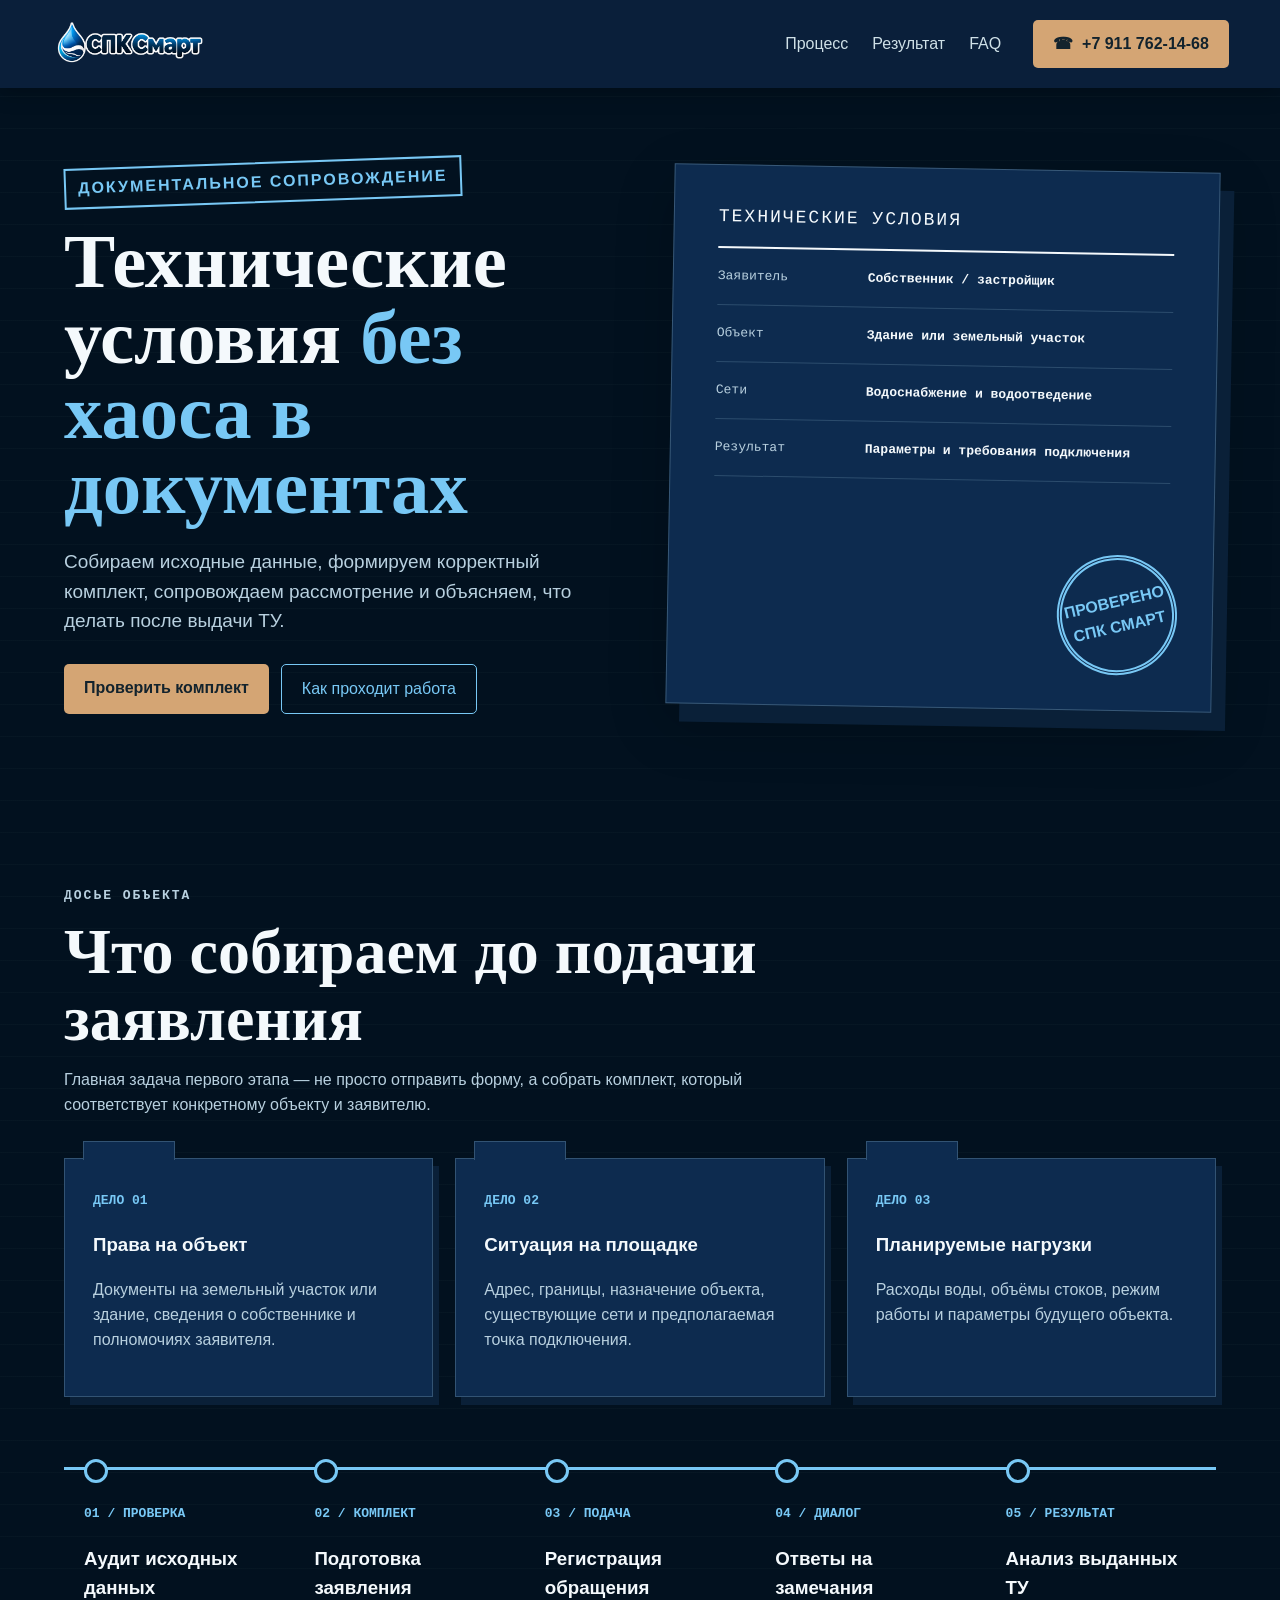
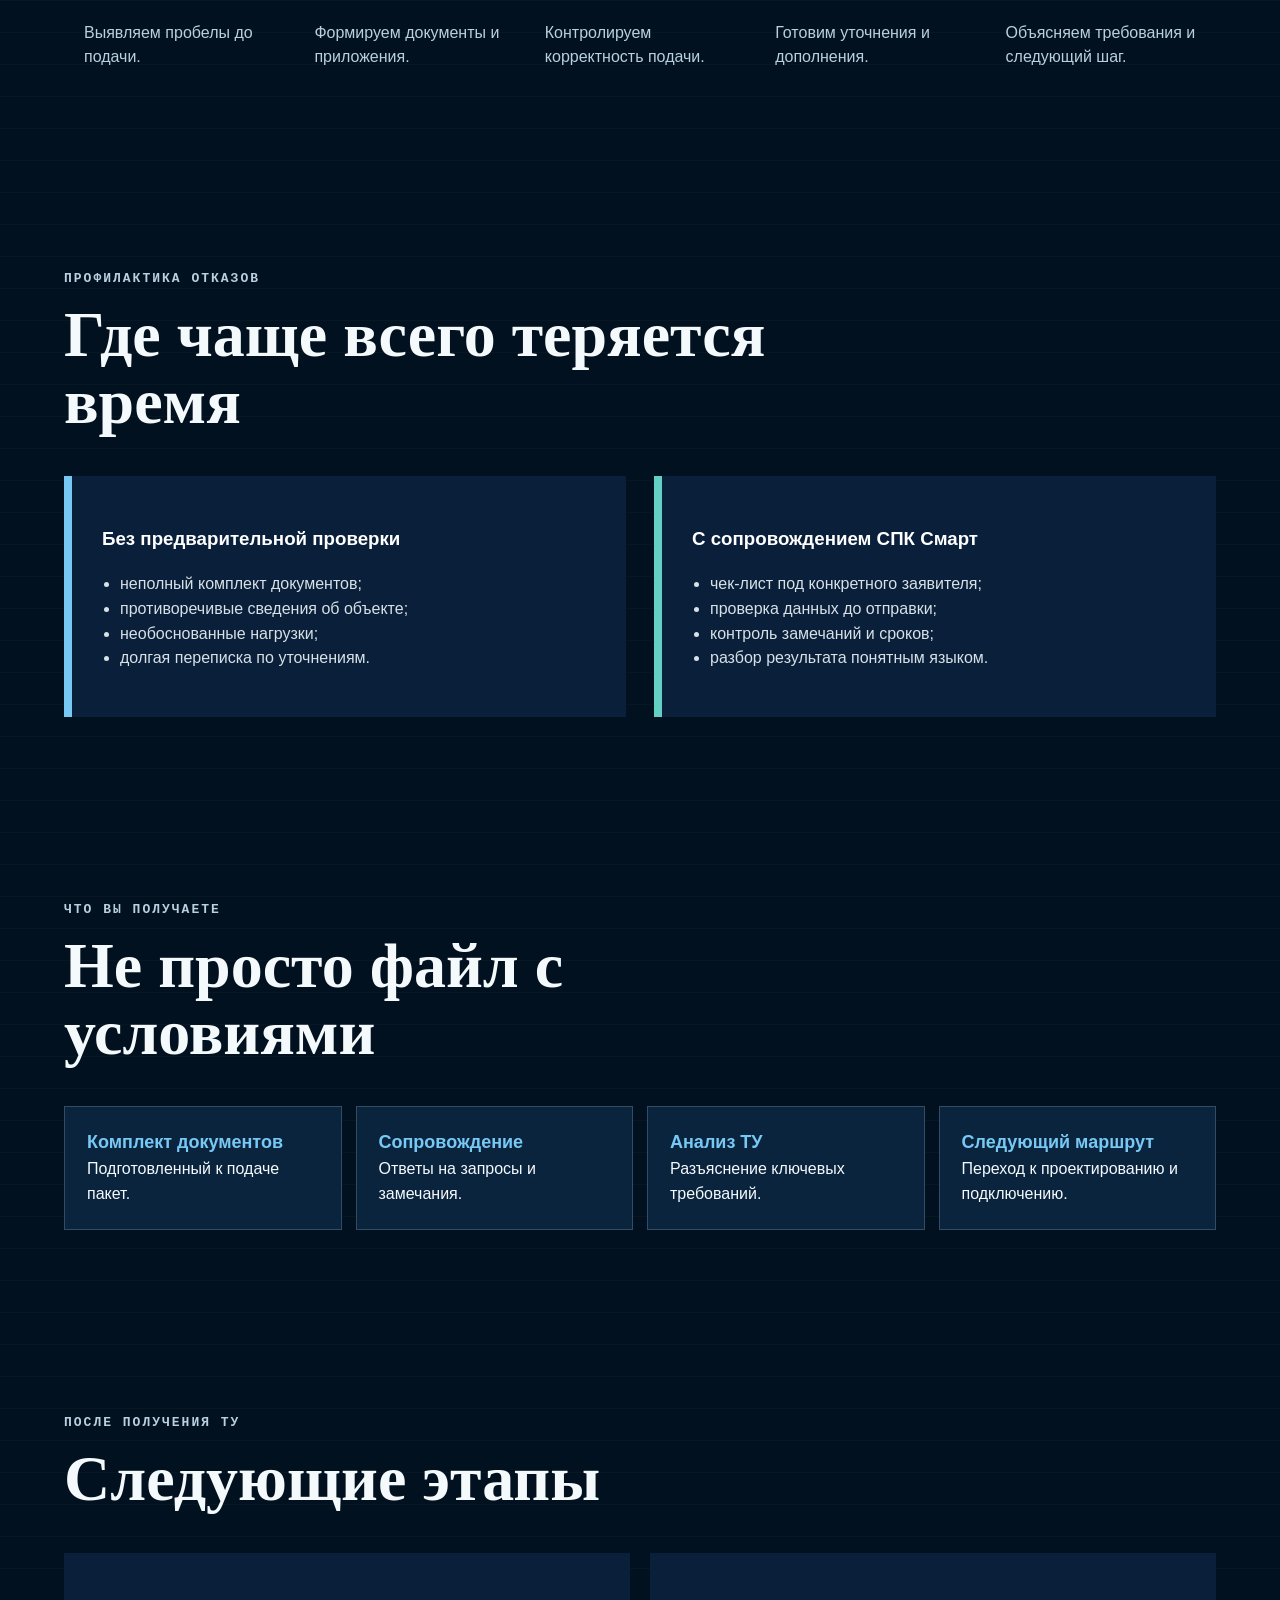
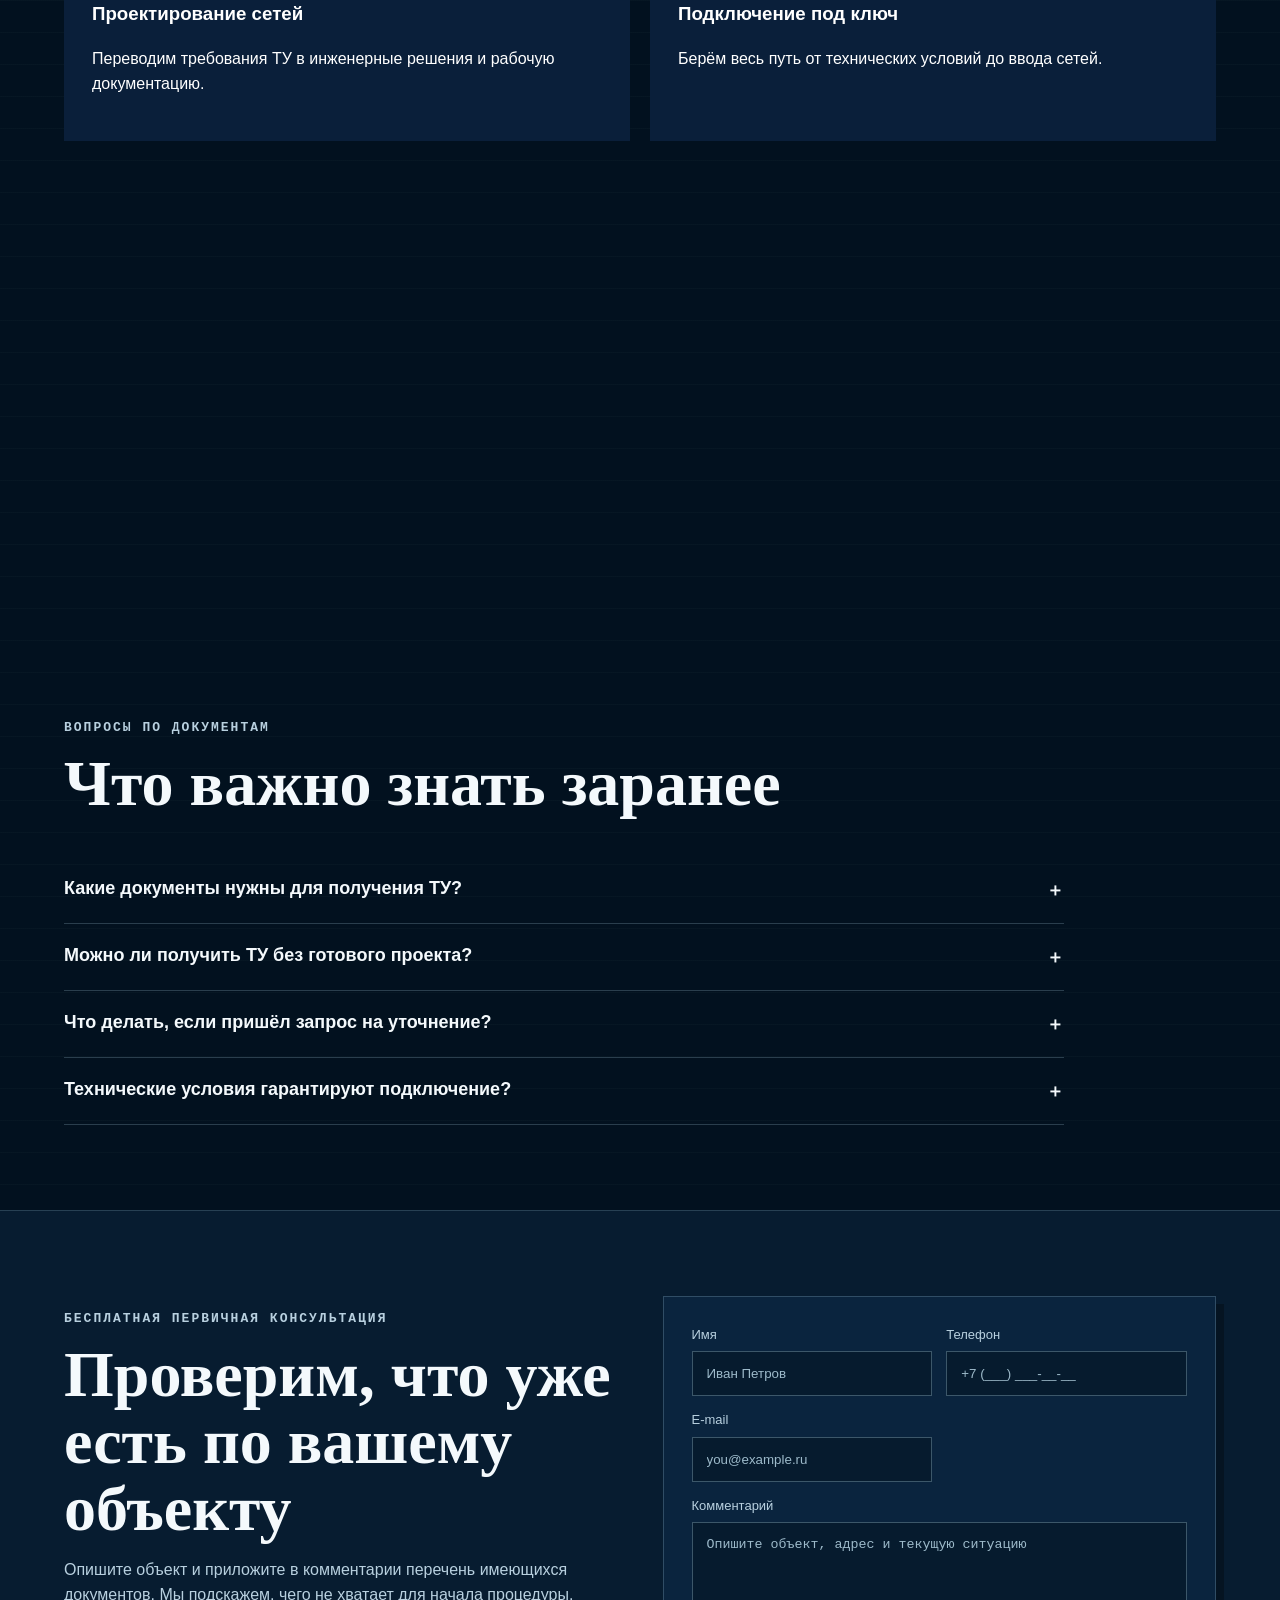
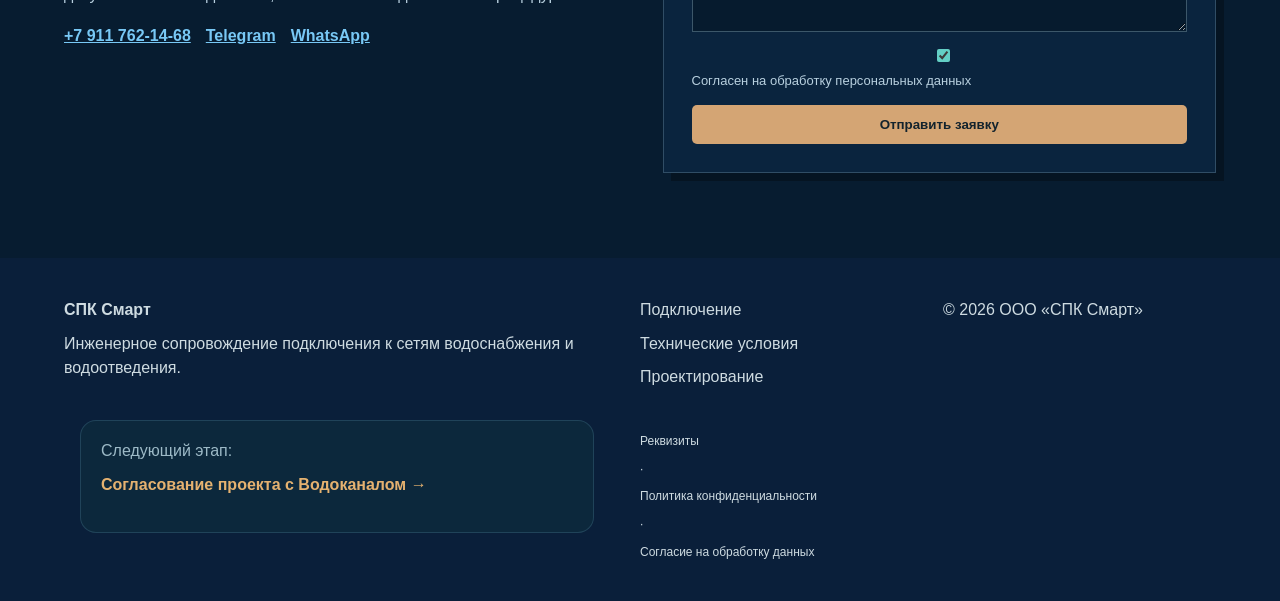
<file: tehnicheskie-usloviya-vodokanala/index.html>
<!doctype html><html lang="ru"><head><meta charset="utf-8"><meta name="viewport" content="width=device-width,initial-scale=1,viewport-fit=cover"><script type="text/javascript">(function(m,e,t,r,i,k,a){m[i]=m[i]||function(){(m[i].a=m[i].a||[]).push(arguments)};m[i].l=1*new Date();for(var j=0;j<document.scripts.length;j++){if(document.scripts[j].src===r){return;}}k=e.createElement(t),a=e.getElementsByTagName(t)[0],k.async=1,k.src=r,a.parentNode.insertBefore(k,a)})(window,document,'script','https://mc.yandex.ru/metrika/tag.js?id=110924726','ym');ym(110924726,'init',{ssr:true,webvisor:true,clickmap:true,ecommerce:'dataLayer',referrer:document.referrer,url:location.href,accurateTrackBounce:true,trackLinks:true});</script><title>Получение технических условий Водоканала СПб | СПК Смарт</title><meta name="description" content="Получение технических условий Водоканала Санкт-Петербурга: подготовка документов, подача заявки, сопровождение замечаний и анализ результата."><meta name="robots" content="index,follow"><link rel="canonical" href="https://spk-smart.ru/tehnicheskie-usloviya-vodokanala/"><meta property="og:title" content="Технические условия Водоканала СПб"><meta property="og:description" content="Подготовим комплект документов и сопроводим получение технических условий."><meta property="og:url" content="https://spk-smart.ru/tehnicheskie-usloviya-vodokanala/"><meta property="og:type" content="website"><meta property="og:image" content="https://spk-smart.ru/og-image.jpg"><meta name="theme-color" content="#041521"><meta name="format-detection" content="telephone=no"><link rel="icon" href="/favicon.ico" sizes="any"><link rel="icon" type="image/svg+xml" href="/favicon.svg"><link rel="manifest" href="/site.webmanifest"><script type="application/ld+json">{"@context": "https://schema.org", "@type": "Service", "name": "Получение технических условий Водоканала", "provider": {"@type": "LocalBusiness", "name": "СПК Смарт"}, "areaServed": ["Санкт-Петербург", "Ленинградская область"], "url": "https://spk-smart.ru/tehnicheskie-usloviya-vodokanala/", "description": "Подготовка документов и сопровождение получения технических условий на подключение."}
{"@context": "https://schema.org", "@type": "FAQPage", "mainEntity": [{"@type": "Question", "name": "Какие документы нужны для получения ТУ?", "acceptedAnswer": {"@type": "Answer", "text": "Состав зависит от объекта и заявителя. Обычно требуются правоустанавливающие документы, ситуационный план, сведения о нагрузках и данные заявителя."}}, {"@type": "Question", "name": "Можно ли получить ТУ без готового проекта?", "acceptedAnswer": {"@type": "Answer", "text": "Да. Проектирование обычно выполняется после получения технических условий, поскольку они задают параметры подключения."}}, {"@type": "Question", "name": "Что делать, если пришёл запрос на уточнение?", "acceptedAnswer": {"@type": "Answer", "text": "Мы анализируем замечания, подготавливаем недостающие сведения и сопровождаем повторное рассмотрение."}}, {"@type": "Question", "name": "Технические условия гарантируют подключение?", "acceptedAnswer": {"@type": "Answer", "text": "ТУ фиксируют технические параметры и требования. Реализация подключения требует проектирования, согласования и выполнения работ."}}]}</script><style>
:root{--paper:#02111f;--ink:#f4f9fc;--navy:#0a1f3a;--red:#78c8f5;--green:#63cfc5;--gold:#d4a574;--line:rgba(184,224,240,.22)}*{box-sizing:border-box}html{scroll-behavior:smooth}body{margin:0;background:var(--paper);color:var(--ink);font-family:Arial,sans-serif;line-height:1.55;background-image:linear-gradient(rgba(184,224,240,.025) 1px,transparent 1px);background-size:100% 32px}header{display:flex;align-items:center;gap:32px;padding:18px max(4vw,24px);background:var(--navy);color:white;position:sticky;top:0;z-index:20;box-shadow:0 4px 20px #0004}.brand{display:flex;align-items:center;gap:12px;color:white;text-decoration:none;margin-right:auto}.brand img{width:38px;filter:none}.brand small{display:block;color:#d4a574;font-size:9px;letter-spacing:1.8px}.brand b{font-size:22px}nav{display:flex;gap:24px}nav a{color:#cfe0e7;text-decoration:none}.phone,button{background:#d4a574;color:#13232d;text-decoration:none;padding:12px 20px;border:0;border-radius:5px;font-weight:800;cursor:pointer}.hero{display:grid;grid-template-columns:1fr 1fr;min-height:700px;max-width:1450px;margin:auto;padding:70px max(5vw,34px);gap:60px;align-items:center}.stamp{display:inline-block;border:2px solid var(--red);color:var(--red);font-weight:900;letter-spacing:2px;padding:6px 12px;transform:rotate(-2deg)}h1,h2{font-family:Georgia,serif}.hero h1{font-size:clamp(50px,6vw,92px);line-height:.98;margin:22px 0}.hero h1 span{color:var(--red)}.lead{font-size:19px;max-width:660px;color:#b8d0df}.hero-actions{display:flex;gap:12px;margin-top:28px;flex-wrap:wrap}.outline{border:1px solid var(--red);padding:12px 20px;text-decoration:none;color:var(--red);border-radius:5px}.document{background:#0d2b4f;border:1px solid rgba(184,224,240,.25);min-height:540px;padding:38px 44px;box-shadow:14px 18px 0 #0a2038,0 20px 60px #00000033;position:relative;transform:rotate(1deg)}.document:before{content:'ТЕХНИЧЕСКИЕ УСЛОВИЯ';display:block;border-bottom:2px solid var(--ink);font-family:monospace;font-size:18px;letter-spacing:2px;padding-bottom:15px}.doc-row{display:grid;grid-template-columns:150px 1fr;border-bottom:1px solid rgba(184,224,240,.18);padding:18px 0;font-family:monospace}.doc-row span{color:#b8d0df}.seal{position:absolute;right:35px;bottom:35px;width:120px;height:120px;border:5px double var(--red);border-radius:50%;display:grid;place-items:center;color:var(--red);font-weight:900;transform:rotate(-14deg);text-align:center}section{padding:85px max(5vw,34px)}.section-head{max-width:760px;margin-bottom:40px}.kicker{font-family:monospace;letter-spacing:2px;color:var(--red);font-weight:900}.section-head h2,.contact h2{font-size:clamp(38px,5vw,68px);line-height:1.04;margin:12px 0}.section-head p,.contact p{color:#b8d0df}.folder-grid{display:grid;grid-template-columns:repeat(3,1fr);gap:22px}.folder{background:#0d2b4f;border:1px solid var(--line);padding:28px;position:relative;box-shadow:6px 8px 0 #0a2038}.folder:before{content:'';position:absolute;width:90px;height:18px;left:18px;top:-18px;background:#0d2b4f;border:1px solid var(--line);border-bottom:0}.folder .num{font-family:monospace;color:var(--red);font-weight:900}.folder p{color:#b8d0df}.timeline{display:grid;grid-template-columns:repeat(5,1fr);border-top:3px solid var(--red);margin-top:70px}.step{padding:30px 20px 0;position:relative}.step:before{content:'';position:absolute;top:-11px;width:18px;height:18px;border-radius:50%;background:var(--paper);border:3px solid var(--red)}.step b{color:var(--red);font-family:monospace}.step p{color:#b8d0df}.risk-board{display:grid;grid-template-columns:1fr 1fr;gap:28px}.risk{background:var(--navy);color:white;padding:30px;border-left:8px solid var(--red)}.risk.good{border-color:var(--green)}.risk ul{padding-left:18px;color:#d7e1e6}.deliverables{display:grid;grid-template-columns:repeat(4,1fr);gap:14px}.deliver{background:#0a243e;border:1px solid var(--line);padding:22px}.deliver strong{display:block;color:var(--red);font-size:18px}.related{display:grid;grid-template-columns:1fr 1fr;gap:20px}.related a{background:var(--navy);color:white;text-decoration:none;padding:28px}.faq{max-width:1000px}.faq-item{border-bottom:1px solid var(--line)}.faq-item button{width:100%;text-align:left;background:none;padding:21px 0;color:var(--ink);display:flex;justify-content:space-between;font-size:18px}.faq-answer{display:none;padding:0 0 22px;color:#b8d0df}.faq-item.open .faq-answer{display:block}.contact{display:grid;grid-template-columns:1fr 1fr;gap:45px;background:#071c30;border-top:1px solid rgba(184,224,240,.18)}.channels{display:flex;gap:15px;flex-wrap:wrap}.channels a{color:var(--red);font-weight:800}form{background:#0a243e;border:1px solid var(--line);padding:28px;display:grid;grid-template-columns:1fr 1fr;gap:14px;box-shadow:8px 8px 0 #051422}label{display:grid;gap:6px;font-size:13px;color:#b8d0df}label:nth-of-type(4),.consent,form button{grid-column:1/-1}input,textarea{width:100%;padding:14px;border:1px solid rgba(184,224,240,.3);background:#061b2e;color:var(--ink)}textarea{min-height:110px}.notice{background:#0a243e;padding:25px;border:1px solid var(--line)}footer{background:var(--navy);color:#cedbe1;display:grid;grid-template-columns:2fr 1fr 1fr;gap:30px;padding:40px max(5vw,34px)}footer div{display:flex;flex-direction:column;gap:9px}footer a{color:#cedbe1;text-decoration:none}@media(max-width:1000px){.hero,.contact,.risk-board{grid-template-columns:1fr}.folder-grid{grid-template-columns:1fr 1fr}.timeline{grid-template-columns:1fr;border-top:0;border-left:3px solid var(--red);margin-left:10px}.step{padding:10px 0 25px 30px}.step:before{top:14px;left:-11px}nav{display:none}.deliverables{grid-template-columns:1fr 1fr}}@media(max-width:620px){header{padding:12px 15px}.phone{font-size:0;padding:10px}.phone:before{content:'☎';font-size:18px}.hero,section,.contact{padding:55px 20px}.folder-grid,.deliverables,.related,form{grid-template-columns:1fr}.document{padding:25px 22px;min-height:480px}.doc-row{grid-template-columns:1fr}.seal{width:90px;height:90px;font-size:12px}form>*{grid-column:1!important}footer{grid-template-columns:1fr}}
input::placeholder,textarea::placeholder{color:#9dbaca;opacity:1}input,textarea{caret-color:var(--red);accent-color:var(--green)}input:focus-visible,textarea:focus-visible,.outline:focus-visible,.faq-item button:focus-visible{outline:2px solid var(--red);outline-offset:3px}
</style>
<style id="spk-real-work-style">
  .spk-real-work{padding:56px 0;position:relative;content-visibility:auto;contain-intrinsic-size:720px}
  .spk-real-inner{width:min(1180px,calc(100% - 32px));margin:0 auto}
  .spk-real-head{display:flex;align-items:end;justify-content:space-between;gap:24px;margin-bottom:24px}
  .spk-real-kicker{font:700 11px/1.2 'JetBrains Mono',monospace;letter-spacing:.18em;text-transform:uppercase;color:#78c8f5;margin-bottom:10px}
  .spk-real-title{margin:0;font-family:Georgia,'Times New Roman',serif;font-size:clamp(30px,4vw,48px);line-height:1.04;color:#f5f9ff}
  .spk-real-title em{font-weight:400;color:#efbb7c}
  .spk-real-note{max-width:520px;margin:0;color:#a9bfd6;line-height:1.65;font-size:15px}
  .spk-real-grid{display:grid;grid-template-columns:repeat(2,minmax(0,1fr));gap:16px}
  .spk-real-card{position:relative;min-height:330px;overflow:hidden;border-radius:26px;border:1px solid rgba(255,255,255,.1);background:#0c2741;box-shadow:0 20px 48px rgba(0,0,0,.22)}
  .spk-real-card img{width:100%;height:100%;min-height:330px;object-fit:cover;display:block;transition:transform .45s ease}
  .spk-real-card:hover img{transform:scale(1.025)}
  .spk-real-actions{display:flex;gap:12px;flex-wrap:wrap;margin-top:20px}
  .spk-real-link{display:inline-flex;align-items:center;justify-content:center;padding:13px 18px;border-radius:999px;border:1px solid rgba(255,255,255,.16);color:#eef7ff;text-decoration:none;font-weight:700;background:rgba(255,255,255,.04)}
  .spk-real-link.primary{border-color:transparent;background:linear-gradient(135deg,#f0c58f,#d8a46d);color:#081725}
  .spk-proof-grid{display:grid;grid-template-columns:1fr 1fr;gap:16px}
  .spk-proof-doc{display:grid;grid-template-columns:180px 1fr;gap:20px;align-items:center;padding:20px;border-radius:26px;border:1px solid rgba(255,255,255,.1);background:linear-gradient(180deg,rgba(14,45,71,.94),rgba(8,24,40,.94));box-shadow:0 20px 48px rgba(0,0,0,.22)}
  .spk-proof-doc img{width:180px;aspect-ratio:3/4;object-fit:cover;object-position:top;border-radius:16px;background:white}
  .spk-proof-doc h3{margin:0 0 9px;color:#fff;font-size:23px}
  .spk-proof-doc p{margin:0;color:#a9bfd6;line-height:1.6;font-size:14px}
  .spk-proof-doc a{display:inline-flex;margin-top:14px;color:#f0c58f;font-weight:700;text-decoration:none}
  .spk-home-trust{margin-top:30px;padding:22px;border:1px solid rgba(255,255,255,.1);border-radius:24px;background:linear-gradient(135deg,rgba(13,43,73,.86),rgba(8,26,44,.86));display:grid;grid-template-columns:1fr auto;gap:20px;align-items:center}
  .spk-home-trust strong{display:block;font-family:Georgia,'Times New Roman',serif;font-size:25px;color:#fff;margin-bottom:6px}
  .spk-home-trust p{margin:0;color:#a9bfd6;line-height:1.55}
  .spk-home-trust-actions{display:flex;gap:10px;flex-wrap:wrap}
  @media(max-width:800px){.spk-real-head{display:block}.spk-real-note{margin-top:12px}.spk-real-grid,.spk-proof-grid{grid-template-columns:1fr}.spk-real-card,.spk-real-card img{min-height:270px}.spk-proof-doc{grid-template-columns:110px 1fr}.spk-proof-doc img{width:110px}.spk-home-trust{grid-template-columns:1fr}.spk-real-work{padding:42px 0}}
</style>

<link rel="stylesheet" href="/assets/header-brand.css">
</head><body><header><a class="brand spk-brand" href="/" aria-label="СПК Смарт — на главную"><img src="/assets/spk-smart-logo.png" width="210" height="40" alt="СПК Смарт"></a><nav><a href="#process">Процесс</a><a href="#result">Результат</a><a href="#faq">FAQ</a></nav><a class="phone" href="tel:+79117621468">☎ &nbsp;+7 911 762-14-68</a></header><main><section class="hero"><div><span class="stamp">ДОКУМЕНТАЛЬНОЕ СОПРОВОЖДЕНИЕ</span><h1>Технические условия <span>без хаоса в документах</span></h1><p class="lead">Собираем исходные данные, формируем корректный комплект, сопровождаем рассмотрение и объясняем, что делать после выдачи ТУ.</p><div class="hero-actions"><a class="phone" href="#contact">Проверить комплект</a><a class="outline" href="#process">Как проходит работа</a></div></div><div class="document"><div class="doc-row"><span>Заявитель</span><b>Собственник / застройщик</b></div><div class="doc-row"><span>Объект</span><b>Здание или земельный участок</b></div><div class="doc-row"><span>Сети</span><b>Водоснабжение и водоотведение</b></div><div class="doc-row"><span>Результат</span><b>Параметры и требования подключения</b></div><div class="seal">ПРОВЕРЕНО<br>СПК СМАРТ</div></div></section><section id="process"><div class="section-head"><p class="kicker">ДОСЬЕ ОБЪЕКТА</p><h2>Что собираем до подачи заявления</h2><p>Главная задача первого этапа — не просто отправить форму, а собрать комплект, который соответствует конкретному объекту и заявителю.</p></div><div class="folder-grid"><article class="folder"><span class="num">ДЕЛО 01</span><h3>Права на объект</h3><p>Документы на земельный участок или здание, сведения о собственнике и полномочиях заявителя.</p></article><article class="folder"><span class="num">ДЕЛО 02</span><h3>Ситуация на площадке</h3><p>Адрес, границы, назначение объекта, существующие сети и предполагаемая точка подключения.</p></article><article class="folder"><span class="num">ДЕЛО 03</span><h3>Планируемые нагрузки</h3><p>Расходы воды, объёмы стоков, режим работы и параметры будущего объекта.</p></article></div><div class="timeline"><article class="step"><b>01 / ПРОВЕРКА</b><h3>Аудит исходных данных</h3><p>Выявляем пробелы до подачи.</p></article><article class="step"><b>02 / КОМПЛЕКТ</b><h3>Подготовка заявления</h3><p>Формируем документы и приложения.</p></article><article class="step"><b>03 / ПОДАЧА</b><h3>Регистрация обращения</h3><p>Контролируем корректность подачи.</p></article><article class="step"><b>04 / ДИАЛОГ</b><h3>Ответы на замечания</h3><p>Готовим уточнения и дополнения.</p></article><article class="step"><b>05 / РЕЗУЛЬТАТ</b><h3>Анализ выданных ТУ</h3><p>Объясняем требования и следующий шаг.</p></article></div></section><section id="result"><div class="section-head"><p class="kicker">ПРОФИЛАКТИКА ОТКАЗОВ</p><h2>Где чаще всего теряется время</h2></div><div class="risk-board"><article class="risk"><h3>Без предварительной проверки</h3><ul><li>неполный комплект документов;</li><li>противоречивые сведения об объекте;</li><li>необоснованные нагрузки;</li><li>долгая переписка по уточнениям.</li></ul></article><article class="risk good"><h3>С сопровождением СПК Смарт</h3><ul><li>чек-лист под конкретного заявителя;</li><li>проверка данных до отправки;</li><li>контроль замечаний и сроков;</li><li>разбор результата понятным языком.</li></ul></article></div></section><section><div class="section-head"><p class="kicker">ЧТО ВЫ ПОЛУЧАЕТЕ</p><h2>Не просто файл с условиями</h2></div><div class="deliverables"><article class="deliver"><strong>Комплект документов</strong><span>Подготовленный к подаче пакет.</span></article><article class="deliver"><strong>Сопровождение</strong><span>Ответы на запросы и замечания.</span></article><article class="deliver"><strong>Анализ ТУ</strong><span>Разъяснение ключевых требований.</span></article><article class="deliver"><strong>Следующий маршрут</strong><span>Переход к проектированию и подключению.</span></article></div></section><section><div class="section-head"><p class="kicker">ПОСЛЕ ПОЛУЧЕНИЯ ТУ</p><h2>Следующие этапы</h2></div><div class="related"><a href="/proektirovanie-setey-vodosnabzheniya/"><h3>Проектирование сетей</h3><p>Переводим требования ТУ в инженерные решения и рабочую документацию.</p></a><a href="/podklyuchenie-k-vodokanalu/"><h3>Подключение под ключ</h3><p>Берём весь путь от технических условий до ввода сетей.</p></a></div></section>
<section class="spk-real-work"><div class="spk-real-inner"><div class="spk-proof-doc"><img src="../assets/documents/nopriz-2025.webp" alt="Выписка НОПРИЗ ООО СПК Смарт" loading="lazy"><div><h3>Документы компании доступны для проверки</h3><p>Для страницы технических условий важнее не случайное фото стройки, а подтверждение компетенций. Поэтому здесь оставили аккуратный переход к официальным выпискам и реквизитам.</p><a href="../dokumenty/">Документы и выписки →</a></div></div></div></section>
<section id="faq"><div class="section-head"><p class="kicker">ВОПРОСЫ ПО ДОКУМЕНТАМ</p><h2>Что важно знать заранее</h2></div><div class="faq"><div class="faq-item"><button data-faq>Какие документы нужны для получения ТУ?<span>＋</span></button><div class="faq-answer">Состав зависит от объекта и заявителя. Обычно требуются правоустанавливающие документы, ситуационный план, сведения о нагрузках и данные заявителя.</div></div><div class="faq-item"><button data-faq>Можно ли получить ТУ без готового проекта?<span>＋</span></button><div class="faq-answer">Да. Проектирование обычно выполняется после получения технических условий, поскольку они задают параметры подключения.</div></div><div class="faq-item"><button data-faq>Что делать, если пришёл запрос на уточнение?<span>＋</span></button><div class="faq-answer">Мы анализируем замечания, подготавливаем недостающие сведения и сопровождаем повторное рассмотрение.</div></div><div class="faq-item"><button data-faq>Технические условия гарантируют подключение?<span>＋</span></button><div class="faq-answer">ТУ фиксируют технические параметры и требования. Реализация подключения требует проектирования, согласования и выполнения работ.</div></div></div></section><section class="contact" id="contact"><div><p class="kicker">БЕСПЛАТНАЯ ПЕРВИЧНАЯ КОНСУЛЬТАЦИЯ</p><h2>Проверим, что уже есть по вашему объекту</h2><p>Опишите объект и приложите в комментарии перечень имеющихся документов. Мы подскажем, чего не хватает для начала процедуры.</p><div class="channels"><a href="tel:+79117621468">+7 911 762-14-68</a><a href="https://t.me/depot888" target="_blank" rel="noopener">Telegram</a><a href="https://wa.me/79117621468" target="_blank" rel="noopener">WhatsApp</a></div></div><div><form id="contactForm"><input type="hidden" name="service" value="Получение технических условий Водоканала"><input type="hidden" name="page"><input type="hidden" name="website"><label>Имя<input name="name" required placeholder="Иван Петров"></label><label>Телефон<input id="phone" name="phone" required placeholder="+7 (___) ___-__-__"></label><label>E-mail<input type="email" name="email" placeholder="you@example.ru"></label><label>Комментарий<textarea name="message" placeholder="Опишите объект, адрес и текущую ситуацию"></textarea></label><label class="consent"><input type="checkbox" checked required> <span>Согласен на обработку персональных данных</span></label><button type="submit">Отправить заявку</button></form><div id="formSuccess" hidden class="notice success"><b>Заявка отправлена</b><p>Мы свяжемся с вами и предложим следующий шаг.</p></div><div id="formError" hidden class="notice error"></div></div></section></main><footer><div><b>СПК Смарт</b><span>Инженерное сопровождение подключения к сетям водоснабжения и водоотведения.</span></div><div><a href="/podklyuchenie-k-vodokanalu/">Подключение</a><a href="/tehnicheskie-usloviya-vodokanala/">Технические условия</a><a href="/proektirovanie-setey-vodosnabzheniya/">Проектирование</a></div><div>© 2026 ООО «СПК Смарт»</div><div style="width:min(1180px,calc(100% - 32px));margin:0 auto 28px;padding:18px 20px;border:1px solid rgba(120,190,220,.18);border-radius:16px;background:rgba(15,45,61,.72);font-family:Arial,sans-serif"><span style="color:#9dbac7;margin-right:12px">Следующий этап:</span><a href="/soglasovanie-proekta-vodokanala/" style="color:#e5b270;font-weight:800;text-decoration:none">Согласование проекта с Водоканалом →</a></div><div style="margin-top:12px;font-size:12px"><a href="/rekvizity/">Реквизиты</a> · <a href="/politika-konfidencialnosti/">Политика конфиденциальности</a> · <a href="/soglasie-na-obrabotku-personalnyh-dannyh/">Согласие на обработку данных</a></div></footer><script>
const form=document.getElementById('contactForm'),ok=document.getElementById('formSuccess'),err=document.getElementById('formError');
const phone=document.getElementById('phone');if(phone)phone.addEventListener('input',e=>{let v=e.target.value.replace(/\D/g,'');if(v.startsWith('8'))v='7'+v.slice(1);if(!v.startsWith('7'))v='7'+v;v=v.slice(0,11);let f='+7';if(v.length>1)f+=' ('+v.slice(1,4);if(v.length>=4)f+=') '+v.slice(4,7);if(v.length>=7)f+='-'+v.slice(7,9);if(v.length>=9)f+='-'+v.slice(9,11);e.target.value=f});
document.querySelectorAll('[data-faq]').forEach(b=>b.addEventListener('click',()=>b.parentElement.classList.toggle('open')));
if(form)form.addEventListener('submit',async e=>{e.preventDefault();err.hidden=true;form.querySelector('[name=page]').value=location.href;const btn=form.querySelector('button[type=submit]'),old=btn.textContent;btn.disabled=true;btn.textContent='Отправляем…';try{const r=await fetch('/send-form.php',{method:'POST',body:new FormData(form),headers:{'X-Requested-With':'XMLHttpRequest'}});const d=await r.json();if(!r.ok||!d.ok)throw new Error(d.message||'Не удалось отправить заявку');form.hidden=true;ok.hidden=false;try{ym(110924726,'reachGoal','form_submit')}catch(_){} }catch(x){err.textContent=x.message;err.hidden=false}finally{btn.disabled=false;btn.textContent=old}});
document.querySelectorAll('a[href^="tel:"]').forEach(a=>a.addEventListener('click',()=>{try{ym(110924726,'reachGoal','phone_click')}catch(_){}}));
</script></body></html>
</file>
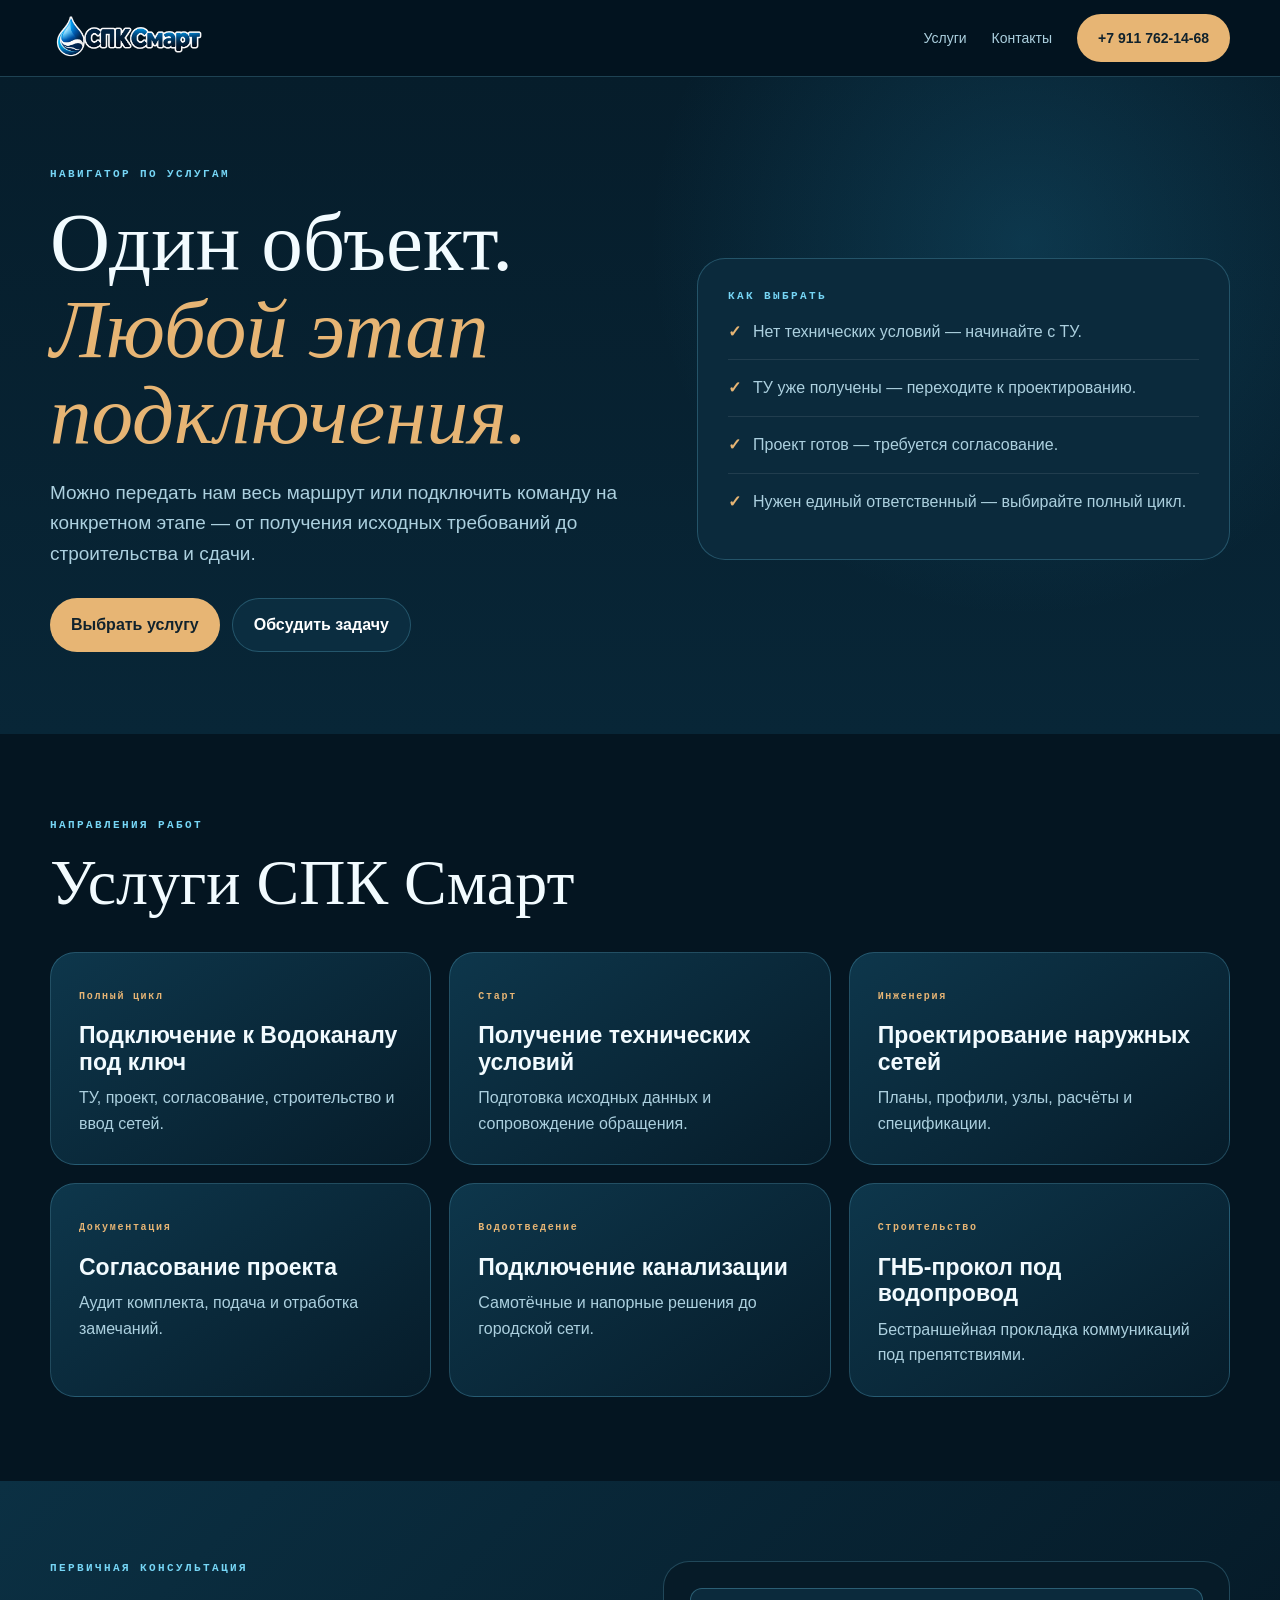
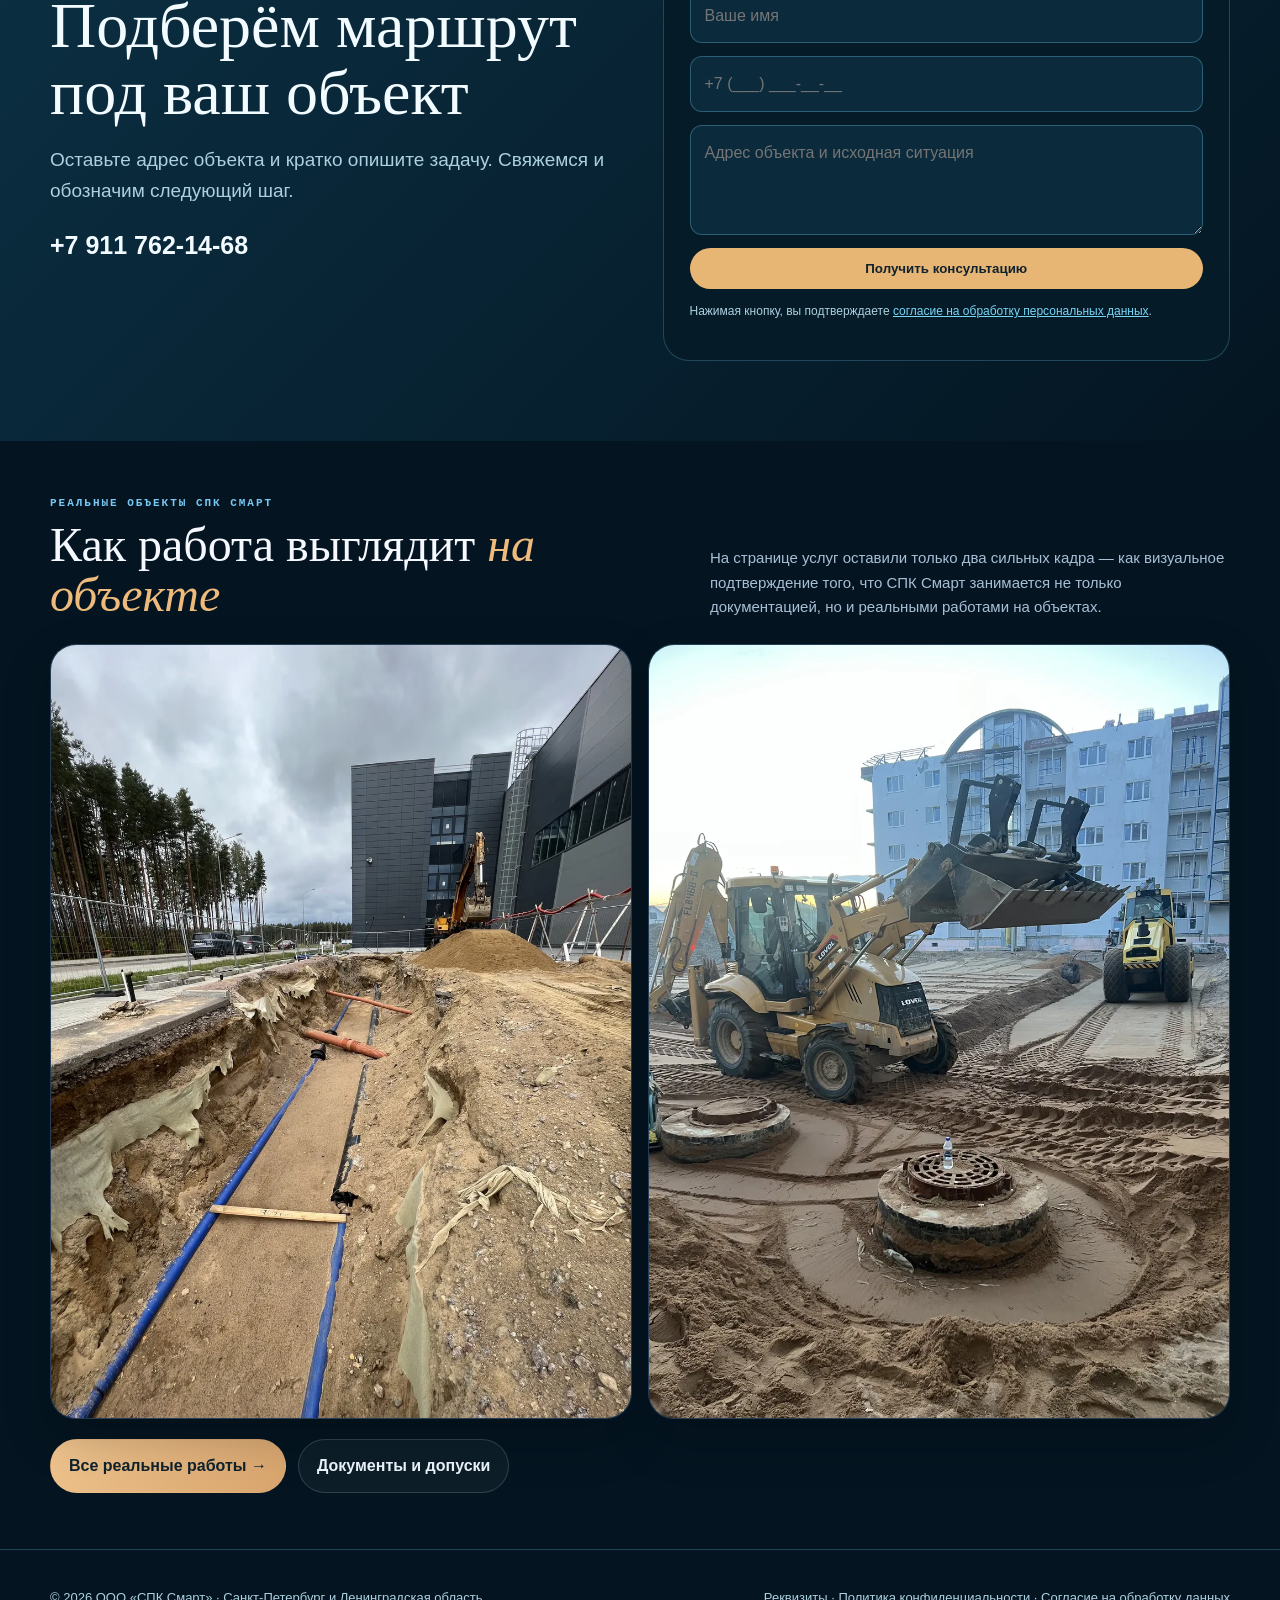
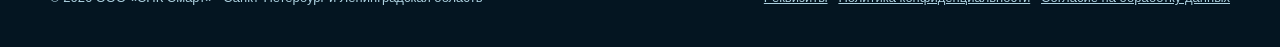
<file: uslugi/index.html>
<!doctype html><html lang="ru"><head><meta charset="utf-8"><meta name="viewport" content="width=device-width,initial-scale=1,viewport-fit=cover"><title>Услуги по подключению к Водоканалу СПб | СПК Смарт</title><meta name="description" content="Все услуги СПК Смарт: технические условия, проектирование, согласование, подключение водоснабжения и канализации, ГНБ-прокол."><meta name="robots" content="index,follow"><link rel="canonical" href="https://spk-smart.ru/uslugi/"><meta property="og:title" content="Услуги по подключению к Водоканалу СПб | СПК Смарт"><meta property="og:description" content="Все услуги СПК Смарт: технические условия, проектирование, согласование, подключение водоснабжения и канализации, ГНБ-прокол."><meta property="og:url" content="https://spk-smart.ru/uslugi/"><meta property="og:type" content="website"><meta property="og:image" content="https://spk-smart.ru/og-image.jpg"><meta name="theme-color" content="#041521"><link rel="icon" href="/favicon.ico"><link rel="icon" type="image/svg+xml" href="/favicon.svg"><style>
:root{--bg:#041521;--panel:#0b2a3c;--panel2:#0e3449;--line:rgba(113,205,239,.25);--sky:#76d6f6;--gold:#e7b574;--text:#f2fbff;--muted:#acd0df;--danger:#ff927e}*{box-sizing:border-box}html{scroll-behavior:smooth;scroll-padding-top:90px}body{margin:0;background:var(--bg);color:var(--text);font-family:Inter,Arial,sans-serif;line-height:1.6}a{color:inherit}.container{width:min(1180px,calc(100% - 40px));margin:auto}header{position:sticky;top:0;z-index:30;background:rgba(3,20,31,.94);backdrop-filter:blur(16px);border-bottom:1px solid var(--line)}.head{min-height:76px;display:flex;align-items:center;gap:28px}.brand{display:flex;align-items:center;gap:11px;text-decoration:none;margin-right:auto}.brand img{width:38px;height:38px}.brand span{line-height:1}.brand b{font-size:22px}.brand em{font-size:22px;color:var(--sky);font-style:italic}.brand small{display:block;color:var(--gold);font-size:8px;letter-spacing:1.6px;margin-top:6px}.head nav{display:flex;align-items:center;gap:25px}.head nav>a{text-decoration:none;color:var(--muted);font-size:14px}.phone,.btn,button{display:inline-flex;align-items:center;justify-content:center;border:0;border-radius:999px;padding:13px 21px;font-weight:800;text-decoration:none;cursor:pointer}.phone,.primary{background:var(--gold);color:#10222d!important}.secondary{border:1px solid var(--line);color:#fff;background:rgba(15,53,74,.55)}.hero{padding:90px 0 82px;overflow:hidden;background:radial-gradient(circle at 80% 25%,rgba(38,152,199,.20),transparent 33%),linear-gradient(180deg,#061d2b,#082637)}.hero-grid{display:grid;grid-template-columns:1.05fr .95fr;gap:58px;align-items:center}.eyebrow,.kicker{font:800 11px/1.3 monospace;letter-spacing:2.4px;color:var(--sky)}h1,h2{font-family:Georgia,serif;font-weight:400;line-height:1.04;margin:18px 0}h1{font-size:clamp(48px,6.5vw,88px)}h2{font-size:clamp(38px,5vw,64px)}h1 em{color:var(--gold);font-weight:400}.lead,.intro{font-size:19px;color:var(--muted);max-width:760px}.actions{display:flex;gap:12px;flex-wrap:wrap;margin-top:29px}.section{padding:84px 0}.alt{background:#082333}.cards{display:grid;grid-template-columns:repeat(3,1fr);gap:18px;margin-top:35px}.card{display:block;padding:28px;border:1px solid var(--line);border-radius:25px;background:linear-gradient(145deg,rgba(15,58,80,.9),rgba(7,29,43,.9));text-decoration:none;transition:.25s}.card:hover{transform:translateY(-5px);border-color:rgba(231,181,116,.75)}.card small{font:800 10px monospace;letter-spacing:1.7px;color:var(--gold)}.card h3{font-size:23px;line-height:1.15;margin:16px 0 10px}.card p{color:var(--muted);margin:0}.wide-grid{display:grid;grid-template-columns:1.15fr .85fr;gap:28px}.panel{padding:30px;border:1px solid var(--line);border-radius:28px;background:var(--panel)}.check{display:flex;gap:12px;padding:15px 0;border-bottom:1px solid rgba(255,255,255,.09);color:var(--muted)}.check:last-child{border:0}.check:before{content:'✓';color:var(--gold);font-weight:900}.contact{padding:80px 0;background:linear-gradient(135deg,#0b3043,#041521)}.contact-grid{display:grid;grid-template-columns:1fr 1fr;gap:45px;align-items:start}.form{display:grid;gap:13px;padding:26px;border:1px solid var(--line);border-radius:26px;background:#061b28}.form input,.form textarea{width:100%;padding:14px;border-radius:12px;border:1px solid rgba(118,214,246,.3);background:#0b2a3c;color:#fff;font:inherit}.form textarea{min-height:110px}.form button{background:var(--gold);color:#10222d}.legal-note{font-size:12px;color:var(--muted)}.legal-note a{color:var(--sky)}footer{border-top:1px solid var(--line);padding:38px 0}.foot{display:flex;justify-content:space-between;gap:25px;flex-wrap:wrap;color:var(--muted);font-size:13px}.foot a{color:var(--muted)}.faq{display:grid;grid-template-columns:1fr 1fr;gap:16px;margin-top:28px}.faq article{padding:24px;border:1px solid var(--line);border-radius:20px;background:rgba(10,42,60,.7)}.faq h3{margin-top:0}.faq p{color:var(--muted)}@media(max-width:900px){.hero-grid,.wide-grid,.contact-grid{grid-template-columns:1fr}.cards{grid-template-columns:1fr 1fr}.head nav>a:not(.phone){display:none}}@media(max-width:620px){.container{width:min(100% - 24px,1180px)}.hero{padding:58px 0}.cards,.faq{grid-template-columns:1fr}.head{min-height:66px}.brand small{display:none}.brand img{width:32px;height:32px}.brand b,.brand em{font-size:18px}.phone{font-size:0;padding:11px}.phone:before{content:'☎';font-size:18px}.section{padding:62px 0}}
</style>
<style id="spk-real-work-style">
  .spk-real-work{padding:56px 0;position:relative;content-visibility:auto;contain-intrinsic-size:720px}
  .spk-real-inner{width:min(1180px,calc(100% - 32px));margin:0 auto}
  .spk-real-head{display:flex;align-items:end;justify-content:space-between;gap:24px;margin-bottom:24px}
  .spk-real-kicker{font:700 11px/1.2 'JetBrains Mono',monospace;letter-spacing:.18em;text-transform:uppercase;color:#78c8f5;margin-bottom:10px}
  .spk-real-title{margin:0;font-family:Georgia,'Times New Roman',serif;font-size:clamp(30px,4vw,48px);line-height:1.04;color:#f5f9ff}
  .spk-real-title em{font-weight:400;color:#efbb7c}
  .spk-real-note{max-width:520px;margin:0;color:#a9bfd6;line-height:1.65;font-size:15px}
  .spk-real-grid{display:grid;grid-template-columns:repeat(2,minmax(0,1fr));gap:16px}
  .spk-real-card{position:relative;min-height:330px;overflow:hidden;border-radius:26px;border:1px solid rgba(255,255,255,.1);background:#0c2741;box-shadow:0 20px 48px rgba(0,0,0,.22)}
  .spk-real-card img{width:100%;height:100%;min-height:330px;object-fit:cover;display:block;transition:transform .45s ease}
  .spk-real-card:hover img{transform:scale(1.025)}
  .spk-real-actions{display:flex;gap:12px;flex-wrap:wrap;margin-top:20px}
  .spk-real-link{display:inline-flex;align-items:center;justify-content:center;padding:13px 18px;border-radius:999px;border:1px solid rgba(255,255,255,.16);color:#eef7ff;text-decoration:none;font-weight:700;background:rgba(255,255,255,.04)}
  .spk-real-link.primary{border-color:transparent;background:linear-gradient(135deg,#f0c58f,#d8a46d);color:#081725}
  .spk-proof-grid{display:grid;grid-template-columns:1fr 1fr;gap:16px}
  .spk-proof-doc{display:grid;grid-template-columns:180px 1fr;gap:20px;align-items:center;padding:20px;border-radius:26px;border:1px solid rgba(255,255,255,.1);background:linear-gradient(180deg,rgba(14,45,71,.94),rgba(8,24,40,.94));box-shadow:0 20px 48px rgba(0,0,0,.22)}
  .spk-proof-doc img{width:180px;aspect-ratio:3/4;object-fit:cover;object-position:top;border-radius:16px;background:white}
  .spk-proof-doc h3{margin:0 0 9px;color:#fff;font-size:23px}
  .spk-proof-doc p{margin:0;color:#a9bfd6;line-height:1.6;font-size:14px}
  .spk-proof-doc a{display:inline-flex;margin-top:14px;color:#f0c58f;font-weight:700;text-decoration:none}
  .spk-home-trust{margin-top:30px;padding:22px;border:1px solid rgba(255,255,255,.1);border-radius:24px;background:linear-gradient(135deg,rgba(13,43,73,.86),rgba(8,26,44,.86));display:grid;grid-template-columns:1fr auto;gap:20px;align-items:center}
  .spk-home-trust strong{display:block;font-family:Georgia,'Times New Roman',serif;font-size:25px;color:#fff;margin-bottom:6px}
  .spk-home-trust p{margin:0;color:#a9bfd6;line-height:1.55}
  .spk-home-trust-actions{display:flex;gap:10px;flex-wrap:wrap}
  @media(max-width:800px){.spk-real-head{display:block}.spk-real-note{margin-top:12px}.spk-real-grid,.spk-proof-grid{grid-template-columns:1fr}.spk-real-card,.spk-real-card img{min-height:270px}.spk-proof-doc{grid-template-columns:110px 1fr}.spk-proof-doc img{width:110px}.spk-home-trust{grid-template-columns:1fr}.spk-real-work{padding:42px 0}}
</style>

<link rel="stylesheet" href="/assets/header-brand.css">
</head><body><header><div class="container head"><a class="brand spk-brand" href="/" aria-label="СПК Смарт — на главную"><img src="/assets/spk-smart-logo.png" width="210" height="40" alt="СПК Смарт"></a><nav><a href="/uslugi/">Услуги</a><a href="#contact">Контакты</a><a class="phone" href="tel:+79117621468">+7 911 762-14-68</a></nav></div></header><main><section class="hero"><div class="container hero-grid"><div><div class="eyebrow">НАВИГАТОР ПО УСЛУГАМ</div><h1>Один объект.<br><em>Любой этап подключения.</em></h1><p class="lead">Можно передать нам весь маршрут или подключить команду на конкретном этапе — от получения исходных требований до строительства и сдачи.</p><div class="actions"><a class="btn primary" href="#services">Выбрать услугу</a><a class="btn secondary" href="#contact">Обсудить задачу</a></div></div><div class="panel"><div class="kicker">КАК ВЫБРАТЬ</div><div class="check">Нет технических условий — начинайте с ТУ.</div><div class="check">ТУ уже получены — переходите к проектированию.</div><div class="check">Проект готов — требуется согласование.</div><div class="check">Нужен единый ответственный — выбирайте полный цикл.</div></div></div></section><section class="section" id="services"><div class="container"><div class="kicker">НАПРАВЛЕНИЯ РАБОТ</div><h2>Услуги СПК Смарт</h2><div class="cards"><a class="card" href="/podklyuchenie-k-vodokanalu/"><small>Полный цикл</small><h3>Подключение к Водоканалу под ключ</h3><p>ТУ, проект, согласование, строительство и ввод сетей.</p></a><a class="card" href="/tehnicheskie-usloviya-vodokanala/"><small>Старт</small><h3>Получение технических условий</h3><p>Подготовка исходных данных и сопровождение обращения.</p></a><a class="card" href="/proektirovanie-setey-vodosnabzheniya/"><small>Инженерия</small><h3>Проектирование наружных сетей</h3><p>Планы, профили, узлы, расчёты и спецификации.</p></a><a class="card" href="/soglasovanie-proekta-vodokanala/"><small>Документация</small><h3>Согласование проекта</h3><p>Аудит комплекта, подача и отработка замечаний.</p></a><a class="card" href="/podklyuchenie-kanalizatsii-vodokanala/"><small>Водоотведение</small><h3>Подключение канализации</h3><p>Самотёчные и напорные решения до городской сети.</p></a><a class="card" href="/gnb-prokol-pod-vodoprovod/"><small>Строительство</small><h3>ГНБ-прокол под водопровод</h3><p>Бестраншейная прокладка коммуникаций под препятствиями.</p></a></div></div></section><section class="contact" id="contact"><div class="container contact-grid"><div><div class="kicker">ПЕРВИЧНАЯ КОНСУЛЬТАЦИЯ</div><h2>Подберём маршрут под ваш объект</h2><p class="lead">Оставьте адрес объекта и кратко опишите задачу. Свяжемся и обозначим следующий шаг.</p><p><a href="tel:+79117621468" style="font-size:25px;font-weight:900;text-decoration:none">+7 911 762-14-68</a></p></div><div><form id="contactForm" class="form"><input type="hidden" name="service" value="Консультация по услугам"><input type="hidden" name="page"><input type="text" name="website" tabindex="-1" autocomplete="off" style="display:none"><input name="name" placeholder="Ваше имя" required><input name="phone" placeholder="+7 (___) ___-__-__" required><textarea name="message" placeholder="Адрес объекта и исходная ситуация"></textarea><button type="submit">Получить консультацию</button><div class="legal-note">Нажимая кнопку, вы подтверждаете <a href="/soglasie-na-obrabotku-personalnyh-dannyh/" target="_blank">согласие на обработку персональных данных</a>.</div><div id="formError" style="color:var(--danger)"></div></form><div id="formSuccess" hidden class="panel"><b>Заявка отправлена.</b><p>Свяжемся с вами для уточнения задачи.</p></div></div></div></section>
<section class="spk-real-work" aria-labelledby="real-work-title">
  <div class="spk-real-inner">
    <div class="spk-real-head">
      <div><div class="spk-real-kicker">Реальные объекты СПК Смарт</div><h2 class="spk-real-title" id="real-work-title">Как работа выглядит <em>на объекте</em></h2></div>
      <p class="spk-real-note">На странице услуг оставили только два сильных кадра — как визуальное подтверждение того, что СПК Смарт занимается не только документацией, но и реальными работами на объектах.</p>
    </div>
    <div class="spk-real-grid">
      <a class="spk-real-card" href="../kejsy/"><img src="../assets/cases/case-01.webp" alt="Фото с объекта СПК Смарт" loading="lazy" decoding="async"></a>
      <a class="spk-real-card" href="../kejsy/"><img src="../assets/cases/case-17.webp" alt="Фото с объекта СПК Смарт" loading="lazy" decoding="async"></a>
    </div>
    <div class="spk-real-actions"><a class="spk-real-link primary" href="../kejsy/">Все реальные работы →</a><a class="spk-real-link" href="../dokumenty/">Документы и допуски</a></div>
  </div>
</section>
</main><footer><div class="container foot"><span>© 2026 ООО «СПК Смарт» · Санкт-Петербург и Ленинградская область</span><span><a href="/rekvizity/">Реквизиты</a> · <a href="/politika-konfidencialnosti/">Политика конфиденциальности</a> · <a href="/soglasie-na-obrabotku-personalnyh-dannyh/">Согласие на обработку данных</a></span></div></footer><script>const f=document.getElementById('contactForm'),ok=document.getElementById('formSuccess'),er=document.getElementById('formError');if(f)f.addEventListener('submit',async e=>{e.preventDefault();er.textContent='';f.querySelector('[name=page]').value=location.href;const b=f.querySelector('button'),t=b.textContent;b.disabled=true;b.textContent='Отправляем…';try{const r=await fetch('/send-form.php',{method:'POST',body:new FormData(f)}),j=await r.json();if(!r.ok||!j.ok)throw Error();f.hidden=true;ok.hidden=false;if(typeof ym==='function')ym(110924726,'reachGoal','form_submit')}catch(x){er.textContent='Не удалось отправить. Позвоните нам или попробуйте ещё раз.'}finally{b.disabled=false;b.textContent=t}})</script></body></html>
</file>
<file: assets/header-brand.css>
/* Shared header branding; surrounding navigation keeps its existing layout. */
header a.spk-brand {
  display: flex;
  align-items: center;
  flex: 0 1 250px;
  width: 250px;
  min-width: 0;
  max-width: 100%;
  text-decoration: none;
}

header a.spk-brand > img {
  display: block;
  width: auto;
  height: 52px;
  max-width: 100%;
  object-fit: contain;
  object-position: left center;
  flex: 0 1 auto;
}

@media (max-width: 620px) {
  header a.spk-brand {
    flex-basis: 190px;
    width: 190px;
  }

  header a.spk-brand > img {
    width: auto;
    height: 40px;
    max-width: 100%;
  }
}
</file>
